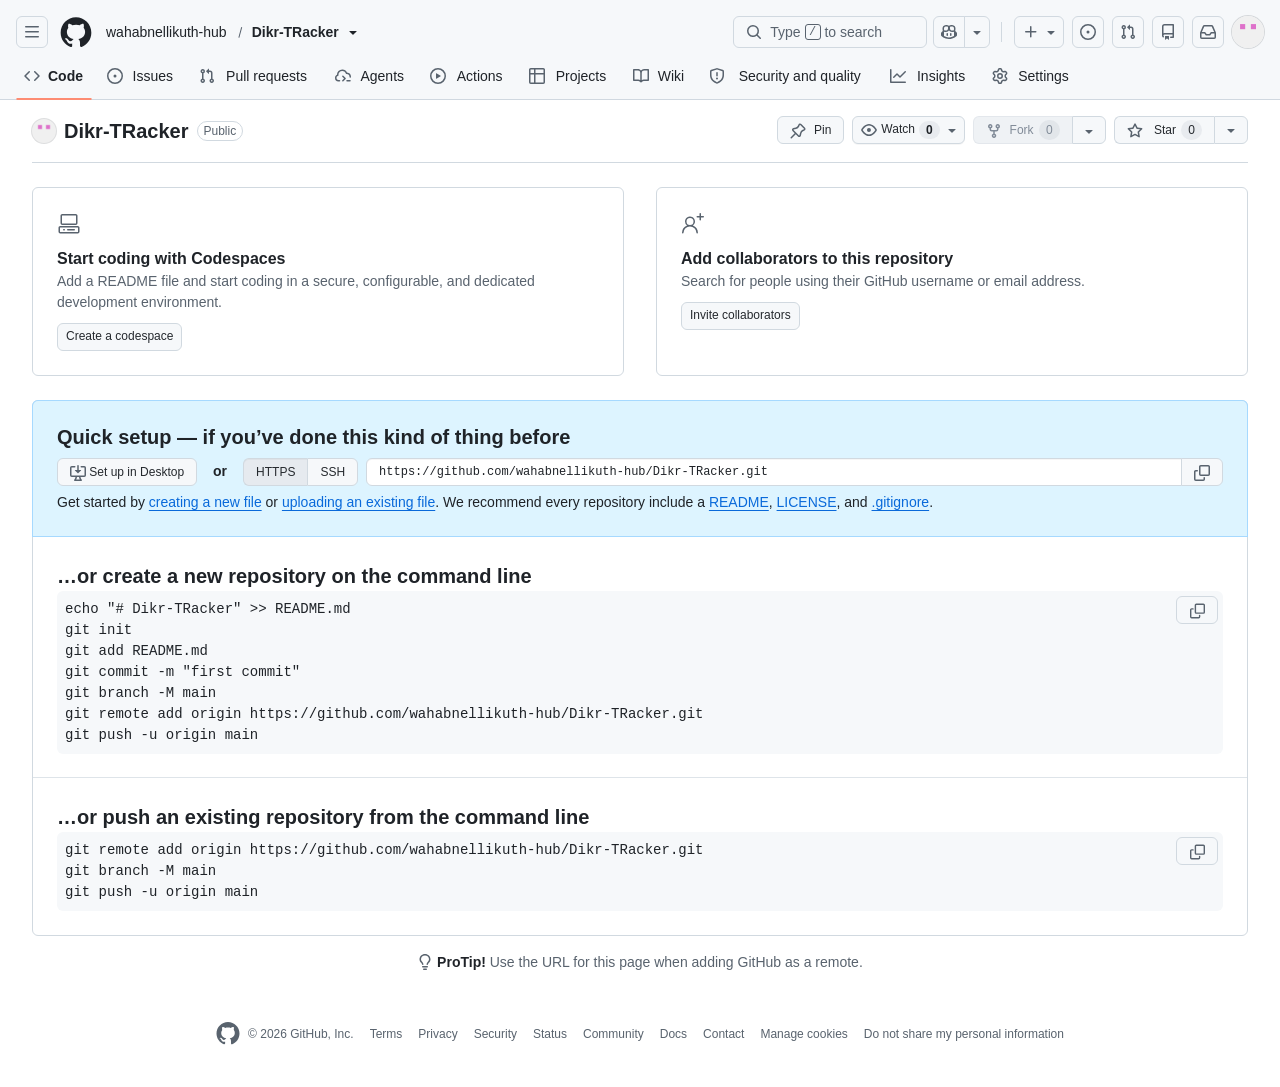
<file: d; wahabnellikuth-hub_Dikr-TRacker.html>
<!DOCTYPE html>
<!-- saved from url=(0050)https://github.com/wahabnellikuth-hub/Dikr-TRacker -->
<html lang="en" data-color-mode="auto" data-light-theme="light" data-dark-theme="dark" data-a11y-animated-images="system" data-a11y-link-underlines="true" data-turbo-loaded="" class="js-focus-visible" data-js-focus-visible=""><head><meta http-equiv="Content-Type" content="text/html; charset=UTF-8"><style type="text/css">.turbo-progress-bar {
  position: fixed;
  display: block;
  top: 0;
  left: 0;
  height: 3px;
  background: #0076ff;
  z-index: 2147483647;
  transition:
    width 300ms ease-out,
    opacity 150ms 150ms ease-in;
  transform: translate3d(0, 0, 0);
}
</style><style>
:root {
  --fontStack-monospace: "Monaspace Neon", ui-monospace, SFMono-Regular, SF Mono, Menlo, Consolas, Liberation Mono, monospace !important;
}
</style>




  
    
  <link rel="dns-prefetch" href="https://github.githubassets.com/">
  <link rel="dns-prefetch" href="https://avatars.githubusercontent.com/">
  <link rel="dns-prefetch" href="https://github-cloud.s3.amazonaws.com/">
  <link rel="dns-prefetch" href="https://user-images.githubusercontent.com/">
  <link rel="preconnect" href="https://github.githubassets.com/" crossorigin="">
  <link rel="preconnect" href="https://avatars.githubusercontent.com/">

  

  <link crossorigin="anonymous" media="all" rel="stylesheet" href="./wahabnellikuth-hub_Dikr-TRacker_files/light-4fded0090af0ad58.css"><link crossorigin="anonymous" media="all" rel="stylesheet" href="./wahabnellikuth-hub_Dikr-TRacker_files/dark-06381ff23d863842.css"><link data-color-theme="light_high_contrast" crossorigin="anonymous" media="all" rel="stylesheet" data-href="https://github.githubassets.com/assets/light_high_contrast-cf8e26bc17e62ebc.css"><link data-color-theme="light_colorblind" crossorigin="anonymous" media="all" rel="stylesheet" data-href="https://github.githubassets.com/assets/light_colorblind-3a437477a570cc40.css"><link data-color-theme="light_colorblind_high_contrast" crossorigin="anonymous" media="all" rel="stylesheet" data-href="https://github.githubassets.com/assets/light_colorblind_high_contrast-39b6c209db5491c9.css"><link data-color-theme="light_tritanopia" crossorigin="anonymous" media="all" rel="stylesheet" data-href="https://github.githubassets.com/assets/light_tritanopia-3822234d6c03b00b.css"><link data-color-theme="light_tritanopia_high_contrast" crossorigin="anonymous" media="all" rel="stylesheet" data-href="https://github.githubassets.com/assets/light_tritanopia_high_contrast-33857254a8064bf7.css"><link data-color-theme="dark_high_contrast" crossorigin="anonymous" media="all" rel="stylesheet" data-href="https://github.githubassets.com/assets/dark_high_contrast-9023e6605402defb.css"><link data-color-theme="dark_colorblind" crossorigin="anonymous" media="all" rel="stylesheet" data-href="https://github.githubassets.com/assets/dark_colorblind-37023bf69d8e0e34.css"><link data-color-theme="dark_colorblind_high_contrast" crossorigin="anonymous" media="all" rel="stylesheet" data-href="https://github.githubassets.com/assets/dark_colorblind_high_contrast-486bd43e01a2c0ec.css"><link data-color-theme="dark_tritanopia" crossorigin="anonymous" media="all" rel="stylesheet" data-href="https://github.githubassets.com/assets/dark_tritanopia-838ba2a5070c5b09.css"><link data-color-theme="dark_tritanopia_high_contrast" crossorigin="anonymous" media="all" rel="stylesheet" data-href="https://github.githubassets.com/assets/dark_tritanopia_high_contrast-2aa7245dc545d61f.css"><link data-color-theme="dark_dimmed" crossorigin="anonymous" media="all" rel="stylesheet" data-href="https://github.githubassets.com/assets/dark_dimmed-29ef2eb185e7de1c.css"><link data-color-theme="dark_dimmed_high_contrast" crossorigin="anonymous" media="all" rel="stylesheet" data-href="https://github.githubassets.com/assets/dark_dimmed_high_contrast-8eed6b212f10f1b9.css">

  <style type="text/css">
    :root {
      --tab-size-preference: 4;
    }

    pre, code {
      tab-size: var(--tab-size-preference);
    }
  </style>

    <link crossorigin="anonymous" media="all" rel="stylesheet" href="./wahabnellikuth-hub_Dikr-TRacker_files/primer-primitives-b39ad27f3538ace3.css">
    <link crossorigin="anonymous" media="all" rel="stylesheet" href="./wahabnellikuth-hub_Dikr-TRacker_files/primer-tailwind-compatible-922f4e76aead6d80.css">
    <link crossorigin="anonymous" media="all" rel="stylesheet" href="./wahabnellikuth-hub_Dikr-TRacker_files/global-c8ad20cf2f761ea6.css">
    <link crossorigin="anonymous" media="all" rel="stylesheet" href="./wahabnellikuth-hub_Dikr-TRacker_files/github-eab9c5888b163e42.css">
    <link crossorigin="anonymous" media="all" rel="stylesheet" href="./wahabnellikuth-hub_Dikr-TRacker_files/tailwind-ee832f465450400b.css">
  <link crossorigin="anonymous" media="all" rel="stylesheet" href="./wahabnellikuth-hub_Dikr-TRacker_files/repository-5c3491d57145b94f.css">

  

  <script type="application/json" id="client-env">{"locale":"en","featureFlags":["actions_custom_images_storage_billing_ui_visibility","actions_enable_background_steps","actions_image_version_event","actions_workflow_language_service_allow_case_function","actions_workflow_language_service_allow_concurrency_queue","agent_author_search_expansion","agent_author_search_expansion_ui_pulls","agent_conflict_resolution","alternate_user_config_repo","artifact_ui_v2","billing_billable_licenses_cost_center_bucket_fix","billing_discount_threshold_notification","billing_ui_budget_pagination_enabled","billing_user_level_budgets","billing_user_level_budgets_manage","ccr_implement_suggestion_refresh","code_scanning_dfa_degraded_experience_notice","code_view_checks_live_updates","code_view_raf_sticky_lines","codemirror_inp_optimizations","codespaces_prebuild_region_target_update","codeview_sidebar_combined_payload","coding_agent_model_selection","coding_agent_model_selection_all_skus","coding_agent_session_ai_credits","coding_agent_third_party_model_ui","comment_viewer_copy_raw_markdown","contentful_primer_code_blocks","copilot_agent_snippy","copilot_api_agentic_issue_marshal_yaml","copilot_ask_mode_dropdown","copilot_automation_suggest_tools_enabled","copilot_automations_suggested_automations","copilot_chat_attach_multiple_images","copilot_chat_auto_mode_picker_paid","copilot_chat_category_rate_limit_messages","copilot_chat_clear_model_selection_for_default_change","copilot_chat_contextual_suggestions_updated","copilot_chat_disable_model_picker_while_streaming","copilot_chat_docked_panel","copilot_chat_enable_tool_call_logs","copilot_chat_increase_token_padding","copilot_chat_input_commands","copilot_chat_interspersed_tool_calls","copilot_chat_max_upsell","copilot_chat_models_browser_cache","copilot_chat_opening_thread_switch","copilot_chat_prettify_pasted_code","copilot_chat_reduce_quota_checks","copilot_chat_vision_in_claude","copilot_chat_vision_preview_gate","copilot_cli_install_cta_max_plan","copilot_cloud_agent_always_categorize_models_in_model_picker","copilot_coding_agent_tbb_quota_banner","copilot_custom_copilots","copilot_custom_copilots_feature_preview","copilot_diff_explain_conversation_intent","copilot_diff_reference_context","copilot_duplicate_thread","copilot_extensions_removal_on_marketplace","copilot_file_block_ref_matching","copilot_fix_blank_side_panel","copilot_fix_failed_workflows","copilot_fix_failed_workflows_all_skus","copilot_ftp_hyperspace_upgrade_prompt","copilot_hide_hovercard","copilot_immersive_code_block_transition_wrap","copilot_immersive_embedded_deferred_payload","copilot_immersive_embedded_draggable","copilot_immersive_embedded_header_button","copilot_immersive_embedded_implicit_references","copilot_immersive_embedded_skip_copilot_api_token_for_dotcom_context","copilot_immersive_file_block_transition_open","copilot_immersive_file_preview_keep_mounted","copilot_immersive_hide_column_right_without_thread","copilot_immersive_job_result_preview","copilot_immersive_suggestion_pills","copilot_immersive_task_hyperlinking","copilot_immersive_task_within_chat_thread","copilot_issue_list_show_more","copilot_mc_cli_resume_any_users_task","copilot_mc_nudges","copilot_mission_control_agent_filtering","copilot_mission_control_always_send_integration_id","copilot_mission_control_environment_list_icons","copilot_mission_control_initial_data_spinner","copilot_mission_control_sandbox_remote_bypass","copilot_mission_control_session_events_ui","copilot_mission_control_session_filters","copilot_mission_control_task_alive_updates","copilot_mission_control_task_sharing","copilot_org_policy_page_focus_mode","copilot_plans_signups_enabled","copilot_pr_chat_enhancements","copilot_premium_request_quotas","copilot_quota_banner_pr_files_changed","copilot_redirect_header_button_to_agents","copilot_resource_panel","copilot_scroll_preview_tabs","copilot_share_active_subthread","copilot_spaces_ga","copilot_spaces_individual_policies_ga","copilot_spark_empty_state","copilot_spark_handle_nil_friendly_name","copilot_swe_agent_authorization_status_ui","copilot_swe_agent_hide_model_picker_if_only_auto","copilot_swe_agent_pr_comment_model_picker","copilot_swe_agent_pull_request_merged_trigger","copilot_swe_agent_pull_request_opened_trigger","copilot_swe_agent_pull_request_synchronize_trigger","copilot_swe_agent_use_subagents","copilot_task_api_github_rest_style","copilot_token_based_billing","copilot_unconfigured_is_inherited","copilot_user_can_upgrade_plan_field","copilot_workbench_ubb","custom_properties_core_reusable_property_value_field","dashboard_indexeddb_caching","dashboard_lists_max_age_filter","dashboard_surface_needs_action_ci_running","dashboard_universe_2025","dashboard_universe_2025_feedback_dialog","fgpat_permissions_selector_redesign","flex_cta_groups_mvp","ga_enterprise_teams_ui","global_nav_react","global_nav_repo_picker_experiment","global_nav_responsive_create_menu","hide_groups_list_for_few_groups","hyperspace_2025_logged_out_batch_1","hyperspace_2025_logged_out_batch_2","hyperspace_2025_logged_out_batch_3","ipm_budget_deep_linking","ipm_global_transactional_message_agents","ipm_global_transactional_message_copilot","ipm_global_transactional_message_issues","ipm_global_transactional_message_prs","ipm_global_transactional_message_repos","ipm_global_transactional_message_spaces","issue_cca_modal_open","issue_cca_multi_assign_modal","issue_cca_visualization","issue_fields_global_search","issue_inline_avatars","issue_pinned_views_index_page","issue_pinned_views_preheat_sidebar_links","issue_pinned_views_projects_react","issues_expanded_file_types","issues_lazy_load_comment_box_suggestions","issues_react_chrome_container_query_fix","issues_react_include_bots_in_pickers","issues_react_ui_feedback","issues_search_type_gql","landing_pages_ninetailed","landing_pages_web_vitals_tracking","lifecycle_label_name_updates","low_quality_classifier","marketing_pages_search_explore_provider","memex_default_issue_create_repository","memex_live_update_hovercard","memex_mwl_filter_field_delimiter","memex_remove_deprecated_type_issue","memex_roadmap_drag_style","merge_status_header_feedback","oauth_authorize_clickjacking_protection","octocaptcha_origin_optimization","pr_sfv_new_diff_fetch","primer_react_css_anchor_positioning","prs_css_anchor_positioning","prs_live_updates_issue_comments","prs_load_all_alerts","prx_files","pull_request_commit_checks_dialog","pull_request_files_virtualization","pull_request_inbox_customize_sections","pull_request_inbox_section_query_popover","pull_request_overview_panel_edit_description","react_blob_isolate_code_lines","react_blob_overlay","react_data_router_tanstack_allowed","react_sandbox_future_tanstack","repos_contributors_limited_default_range","repository_suggester_elastic_search","rules_insights_filter_bar_created","rules_required_reviewers_block_description","sample_network_conn_type","secret_scanning_pattern_alerts_link","security_center_artifact_filters_popover","semantic_similarity_duplicate_issue_detection","session_logs_ungroup_reasoning_text","site_github_app_ga_page","site_global_nav_spark_models_removed","spark_prompt_secret_scanning","spark_server_connection_status","suppress_automated_browser_vitals","team_review_requested_by_user_filter","track_notifications_settings_usage","viewscreen_sandbox","warn_inaccessible_attachments","webp_support","workbench_store_readonly"],"login":"wahabnellikuth-hub","copilotApiOverrideUrl":"https://api.individual.githubcopilot.com"}</script>
<script crossorigin="anonymous" type="module" src="./wahabnellikuth-hub_Dikr-TRacker_files/wp-runtime-39cbaa212ce0dd58.js.download" defer="defer"></script>
<script crossorigin="anonymous" type="module" src="./wahabnellikuth-hub_Dikr-TRacker_files/fetch-utilities-9ee17519ce9e3c2d.js.download" defer="defer"></script>
<script crossorigin="anonymous" type="module" src="./wahabnellikuth-hub_Dikr-TRacker_files/78205-3a6ea5cfe3fb27f2.js.download" defer="defer"></script>
<script crossorigin="anonymous" type="module" src="./wahabnellikuth-hub_Dikr-TRacker_files/85924-f1da419719ff9817.js.download" defer="defer"></script>
<script crossorigin="anonymous" type="module" src="./wahabnellikuth-hub_Dikr-TRacker_files/34646-9d0d3ae369dd4dc9.js.download" defer="defer"></script>
<script crossorigin="anonymous" type="module" src="./wahabnellikuth-hub_Dikr-TRacker_files/environment-84f18c48c0047c1d.js.download" defer="defer"></script>
<script crossorigin="anonymous" type="module" src="./wahabnellikuth-hub_Dikr-TRacker_files/runtime-helpers-1dea47d70a855c49.js.download" defer="defer"></script>
<script crossorigin="anonymous" type="module" src="./wahabnellikuth-hub_Dikr-TRacker_files/296-a6802cc4838f56c7.js.download" defer="defer"></script>
<script crossorigin="anonymous" type="module" src="./wahabnellikuth-hub_Dikr-TRacker_files/96232-cd0338265f60ea3c.js.download" defer="defer"></script>
<script crossorigin="anonymous" type="module" src="./wahabnellikuth-hub_Dikr-TRacker_files/57131-5bc8eba5c8fc646b.js.download" defer="defer"></script>
<script crossorigin="anonymous" type="module" src="./wahabnellikuth-hub_Dikr-TRacker_files/816-774d14a8cd9b309c.js.download" defer="defer"></script>
<script crossorigin="anonymous" type="module" src="./wahabnellikuth-hub_Dikr-TRacker_files/37037-6984c88de5bfa6ee.js.download" defer="defer"></script>
<script crossorigin="anonymous" type="module" src="./wahabnellikuth-hub_Dikr-TRacker_files/81683-7fb5e5fde80fac9b.js.download" defer="defer"></script>
<script crossorigin="anonymous" type="module" src="./wahabnellikuth-hub_Dikr-TRacker_files/64458-8ba18065e4acf029.js.download" defer="defer"></script>
<script crossorigin="anonymous" type="module" src="./wahabnellikuth-hub_Dikr-TRacker_files/46740-2ad47934ee602ae7.js.download" defer="defer"></script>
<script crossorigin="anonymous" type="module" src="./wahabnellikuth-hub_Dikr-TRacker_files/30058-b1ba959ed9338250.js.download" defer="defer"></script>
<script crossorigin="anonymous" type="module" src="./wahabnellikuth-hub_Dikr-TRacker_files/github-elements-154663ce355fbdf3.js.download" defer="defer"></script>
<script crossorigin="anonymous" type="module" src="./wahabnellikuth-hub_Dikr-TRacker_files/element-registry-90fc705947fb87fb.js.download" defer="defer"></script>
<script crossorigin="anonymous" type="module" src="./wahabnellikuth-hub_Dikr-TRacker_files/react-core-26a9f922efcc46a6.js.download" defer="defer"></script>
<script crossorigin="anonymous" type="module" src="./wahabnellikuth-hub_Dikr-TRacker_files/react-lib-84a0f3ff745a6c51.js.download" defer="defer"></script>
<script crossorigin="anonymous" type="module" src="./wahabnellikuth-hub_Dikr-TRacker_files/63143-9834767acbea50f3.js.download" defer="defer"></script>
<script crossorigin="anonymous" type="module" src="./wahabnellikuth-hub_Dikr-TRacker_files/79039-2fc69f86776b329f.js.download" defer="defer"></script>
<script crossorigin="anonymous" type="module" src="./wahabnellikuth-hub_Dikr-TRacker_files/88475-2de66b4993b12d53.js.download" defer="defer"></script>
<script crossorigin="anonymous" type="module" src="./wahabnellikuth-hub_Dikr-TRacker_files/2887-998ebe08466c5cd8.js.download" defer="defer"></script>
<script crossorigin="anonymous" type="module" src="./wahabnellikuth-hub_Dikr-TRacker_files/26533-dfc05901dc9c505a.js.download" defer="defer"></script>
<script crossorigin="anonymous" type="module" src="./wahabnellikuth-hub_Dikr-TRacker_files/46477-f95fdfc496e9b0a7.js.download" defer="defer"></script>
<script crossorigin="anonymous" type="module" src="./wahabnellikuth-hub_Dikr-TRacker_files/70507-70c508b0411e7274.js.download" defer="defer"></script>
<script crossorigin="anonymous" type="module" src="./wahabnellikuth-hub_Dikr-TRacker_files/53320-3f507f98e028dd42.js.download" defer="defer"></script>
<script crossorigin="anonymous" type="module" src="./wahabnellikuth-hub_Dikr-TRacker_files/46287-849123d74be1c4ab.js.download" defer="defer"></script>
<script crossorigin="anonymous" type="module" src="./wahabnellikuth-hub_Dikr-TRacker_files/23548-e3a36b10c16d384a.js.download" defer="defer"></script>
<script crossorigin="anonymous" type="module" src="./wahabnellikuth-hub_Dikr-TRacker_files/89627-ba5b3cb882e1ebde.js.download" defer="defer"></script>
<script crossorigin="anonymous" type="module" src="./wahabnellikuth-hub_Dikr-TRacker_files/55682-153e8edc1a4a674f.js.download" defer="defer"></script>
<script crossorigin="anonymous" type="module" src="./wahabnellikuth-hub_Dikr-TRacker_files/49029-cc0e3b68f08333e5.js.download" defer="defer"></script>
<script crossorigin="anonymous" type="module" src="./wahabnellikuth-hub_Dikr-TRacker_files/99328-f289ba5ff17bd302.js.download" defer="defer"></script>
<script crossorigin="anonymous" type="module" src="./wahabnellikuth-hub_Dikr-TRacker_files/behaviors-bee02b588dea3d6f.js.download" defer="defer"></script>
<link crossorigin="anonymous" media="all" rel="stylesheet" href="./wahabnellikuth-hub_Dikr-TRacker_files/react-core.24d94619387b37fa.module.css">
<script crossorigin="anonymous" type="module" src="./wahabnellikuth-hub_Dikr-TRacker_files/61272-70a9b1d064908221.js.download" defer="defer"></script>
<script crossorigin="anonymous" type="module" src="./wahabnellikuth-hub_Dikr-TRacker_files/notifications-global-6ad97c0f0c98db4a.js.download" defer="defer"></script>
  
  <script crossorigin="anonymous" type="module" src="./wahabnellikuth-hub_Dikr-TRacker_files/primer-react-b0550010f97c1c9d.js.download" defer="defer"></script>
<script crossorigin="anonymous" type="module" src="./wahabnellikuth-hub_Dikr-TRacker_files/octicons-react-ad81b26f4cfaa5de.js.download" defer="defer"></script>
<script crossorigin="anonymous" type="module" src="./wahabnellikuth-hub_Dikr-TRacker_files/97458-23c84353633f2974.js.download" defer="defer"></script>
<script crossorigin="anonymous" type="module" src="./wahabnellikuth-hub_Dikr-TRacker_files/68751-8ae833d61fa1dcf8.js.download" defer="defer"></script>
<script crossorigin="anonymous" type="module" src="./wahabnellikuth-hub_Dikr-TRacker_files/68033-500b5d6f61c85148.js.download" defer="defer"></script>
<script crossorigin="anonymous" type="module" src="./wahabnellikuth-hub_Dikr-TRacker_files/437-f369302b5a30316b.js.download" defer="defer"></script>
<script crossorigin="anonymous" type="module" src="./wahabnellikuth-hub_Dikr-TRacker_files/41328-c0eb6926392c50ed.js.download" defer="defer"></script>
<script crossorigin="anonymous" type="module" src="./wahabnellikuth-hub_Dikr-TRacker_files/64039-d8508104b37e1477.js.download" defer="defer"></script>
<script crossorigin="anonymous" type="module" src="./wahabnellikuth-hub_Dikr-TRacker_files/68735-e704d1c0804bc761.js.download" defer="defer"></script>
<script crossorigin="anonymous" type="module" src="./wahabnellikuth-hub_Dikr-TRacker_files/83912-9dfa545305f2d3cf.js.download" defer="defer"></script>
<script crossorigin="anonymous" type="module" src="./wahabnellikuth-hub_Dikr-TRacker_files/68469-1d696a6971097c86.js.download" defer="defer"></script>
<script crossorigin="anonymous" type="module" src="./wahabnellikuth-hub_Dikr-TRacker_files/33684-a1d3e95a2a1a1b28.js.download" defer="defer"></script>
<script crossorigin="anonymous" type="module" src="./wahabnellikuth-hub_Dikr-TRacker_files/53275-7cbd565b4a745e75.js.download" defer="defer"></script>
<script crossorigin="anonymous" type="module" src="./wahabnellikuth-hub_Dikr-TRacker_files/98451-9789c2684fee9e8f.js.download" defer="defer"></script>
<script crossorigin="anonymous" type="module" src="./wahabnellikuth-hub_Dikr-TRacker_files/6611-57bd13b62232be13.js.download" defer="defer"></script>
<script crossorigin="anonymous" type="module" src="./wahabnellikuth-hub_Dikr-TRacker_files/notifications-subscriptions-menu-e798f6b387b563dc.js.download" defer="defer"></script>
<link crossorigin="anonymous" media="all" rel="stylesheet" href="./wahabnellikuth-hub_Dikr-TRacker_files/primer-react-css.d18392e72f73b5a6.module.css">
<link crossorigin="anonymous" media="all" rel="stylesheet" href="./wahabnellikuth-hub_Dikr-TRacker_files/notifications-subscriptions-menu.ac23cb3a003c7d78.module.css">


  <title>wahabnellikuth-hub/Dikr-TRacker</title>



  <meta name="route-pattern" content="/:user_id/:repository" data-turbo-transient="">
  <meta name="route-controller" content="files" data-turbo-transient="">
  <meta name="route-action" content="disambiguate" data-turbo-transient="">
  <meta name="fetch-nonce" content="v2:38b26dcd-84d5-5de9-a474-0745ce90b637">

    
  <meta name="current-catalog-service-hash" content="f3abb0cc802f3d7b95fc8762b94bdcb13bf39634c40c357301c4aa1d67a256fb">


  <meta name="request-id" content="7E98:370AE:108AEBC:125FDEE:6A3D17AC" data-turbo-transient="true"><meta name="html-safe-nonce" content="7be30a939ac95460b7ed524340e93542dc2a97143fdc1389e12c3aa14438480d" data-turbo-transient="true"><meta name="visitor-payload" content="[base64]" data-turbo-transient="true"><meta name="visitor-hmac" content="ae6960f1a8b8cc7768126872723a781ecb6dcdcc1b06a623a9359a148d21a8b8" data-turbo-transient="true">


    <meta name="hovercard-subject-tag" content="repository:1279983939" data-turbo-transient="">


  <meta name="github-keyboard-shortcuts" content="repository,copilot" data-turbo-transient="true">
  

  <meta name="selected-link" value="/wahabnellikuth-hub/Dikr-TRacker" data-turbo-transient="">
  <link rel="assets" href="https://github.githubassets.com/">

    <meta name="google-site-verification" content="Apib7-x98H0j5cPqHWwSMm6dNU4GmODRoqxLiDzdx9I">

<meta name="octolytics-url" content="https://collector.github.com/github/collect"><meta name="octolytics-actor-id" content="296792538"><meta name="octolytics-actor-login" content="wahabnellikuth-hub"><meta name="octolytics-actor-hash" content="42832f56f7e580ae36f21a548992753fb21f6befdb4c500daa35c8e3b7312d4c">





  <meta name="analytics-location" content="/&lt;user-name&gt;/&lt;repo-name&gt;/files/disambiguate" data-turbo-transient="true">

  




    <meta name="user-login" content="wahabnellikuth-hub">

  <link rel="sudo-modal" href="https://github.com/sessions/sudo_modal">

    <meta name="viewport" content="width=device-width">

    

      <meta name="description" content="Contribute to wahabnellikuth-hub/Dikr-TRacker development by creating an account on GitHub.">

      <link rel="search" type="application/opensearchdescription+xml" href="https://github.com/opensearch.xml" title="GitHub">

    <link rel="fluid-icon" href="https://github.com/fluidicon.png" title="GitHub">
    <meta property="fb:app_id" content="1401488693436528">
    <meta name="apple-itunes-app" content="app-id=1477376905, app-argument=https://github.com/wahabnellikuth-hub/Dikr-TRacker">

      <meta name="twitter:image" content="https://opengraph.githubassets.com/298b903ca10160393503ea7689b79359d8ebd73ee3346cba6bcb924d9a171a9d/wahabnellikuth-hub/Dikr-TRacker"><meta name="twitter:site" content="@github"><meta name="twitter:card" content="summary_large_image"><meta name="twitter:title" content="wahabnellikuth-hub/Dikr-TRacker"><meta name="twitter:description" content="Contribute to wahabnellikuth-hub/Dikr-TRacker development by creating an account on GitHub.">
  <meta property="og:image" content="https://opengraph.githubassets.com/298b903ca10160393503ea7689b79359d8ebd73ee3346cba6bcb924d9a171a9d/wahabnellikuth-hub/Dikr-TRacker"><meta property="og:image:alt" content="Contribute to wahabnellikuth-hub/Dikr-TRacker development by creating an account on GitHub."><meta property="og:image:width" content="1200"><meta property="og:image:height" content="600"><meta property="og:site_name" content="GitHub"><meta property="og:type" content="object"><meta property="og:title" content="wahabnellikuth-hub/Dikr-TRacker"><meta property="og:url" content="https://github.com/wahabnellikuth-hub/Dikr-TRacker"><meta property="og:description" content="Contribute to wahabnellikuth-hub/Dikr-TRacker development by creating an account on GitHub.">
  


      <link rel="shared-web-socket" href="wss://alive.github.com/_sockets/u/296792538/ws?session=eyJ2IjoiVjMiLCJ1IjoyOTY3OTI1MzgsInMiOjIxNjMxMzU0NjYsImMiOjcwNDM0NzkyNCwidCI6MTc4MjM4ODY1M30=--4c522140f85a3ea837f7f29b0b31e536af395360351a859c5d8e5c1c64d58626" data-refresh-url="/_alive" data-session-id="4aaf0723df2635dfbd77f8caf3408f7fe716e6221460d89191814f927ab06747">
      <link rel="shared-web-socket-src" href="https://github.com/assets-cdn/worker/socket-worker-310827049a9185cc.js">

      <link rel="service-worker-src" href="https://github.com/assets-cdn/worker/service-worker-c24bdf59787a5284.js?current_user=wahabnellikuth-hub&amp;errors_url=https%3A%2F%2Fapi.github.com%2F_private%2Fbrowser%2Ferrors&amp;release=afa162b6db3c70981a94a5ff4c0b0861620e719c&amp;actor_id=296792538&amp;is_staff=false&amp;analytics_collector_url=https%3A%2F%2Fcollector.github.com%2Fgithub%2Fcollect">

      <meta name="hostname" content="github.com">


      <meta name="keyboard-shortcuts-preference" content="all">
      <meta name="hovercards-preference" content="true">
      <meta name="announcement-preference-hovercard" content="true">

        <meta name="expected-hostname" content="github.com">


  <meta http-equiv="x-pjax-version" content="a41cfa56bae43395a55d4a373f1421283ddbbfb77ed6e75691b0d9a8aef19a7e" data-turbo-track="reload">
  <meta http-equiv="x-pjax-csp-version" content="cb4cffb7c023f774818cf728eb860debf1fc8ecf88a20487b238da276df1eb7d" data-turbo-track="reload">
  <meta http-equiv="x-pjax-css-version" content="808edb1ece93658d19fa6963a240252ba9f7110d9b016e741ac41bc93bb99130" data-turbo-track="reload">
  <meta http-equiv="x-pjax-js-version" content="7fba3ccf0b6790e5f5121029a7a03d34250883a0ef8e8ff1fa6292c560701df1" data-turbo-track="reload">

  <meta name="turbo-cache-control" content="no-preview" data-turbo-transient="">

      <meta name="go-import" content="github.com/wahabnellikuth-hub/Dikr-TRacker git https://github.com/wahabnellikuth-hub/Dikr-TRacker.git">

  <meta name="octolytics-dimension-user_id" content="296792538"><meta name="octolytics-dimension-user_login" content="wahabnellikuth-hub"><meta name="octolytics-dimension-repository_id" content="1279983939"><meta name="octolytics-dimension-repository_nwo" content="wahabnellikuth-hub/Dikr-TRacker"><meta name="octolytics-dimension-repository_public" content="true"><meta name="octolytics-dimension-repository_is_fork" content="false"><meta name="octolytics-dimension-repository_network_root_id" content="1279983939"><meta name="octolytics-dimension-repository_network_root_nwo" content="wahabnellikuth-hub/Dikr-TRacker">
  <meta name="current-repo-nwo" content="wahabnellikuth-hub/Dikr-TRacker">



    

    <meta name="turbo-body-classes" content="logged-in env-production page-responsive">
  <meta name="disable-turbo" content="false">


  <meta name="browser-stats-url" content="https://api.github.com/_private/browser/stats">

  <meta name="browser-errors-url" content="https://api.github.com/_private/browser/errors">

    <meta name="release" content="afa162b6db3c70981a94a5ff4c0b0861620e719c" data-turbo-track="reload">
  <meta name="ui-target" content="full">

  <link rel="mask-icon" href="https://github.githubassets.com/assets/pinned-octocat-093da3e6fa40.svg" color="#000000">
  <link rel="alternate icon" class="js-site-favicon" type="image/png" href="https://github.githubassets.com/favicons/favicon.png">
  <link rel="icon" class="js-site-favicon" type="image/svg+xml" href="https://github.githubassets.com/favicons/favicon.svg" data-base-href="https://github.githubassets.com/favicons/favicon">

<meta name="theme-color" content="#1e2327">
<meta name="color-scheme" content="light dark">

  <meta name="msapplication-TileImage" content="/windows-tile.png">
  <meta name="msapplication-TileColor" content="#ffffff">

  <link rel="manifest" href="https://github.com/manifest.json" crossorigin="use-credentials">

  <link rel="stylesheet" type="text/css" href="./wahabnellikuth-hub_Dikr-TRacker_files/81758.fdaf9f6daf87dafe.module.css" crossorigin="anonymous"><link rel="stylesheet" type="text/css" href="./wahabnellikuth-hub_Dikr-TRacker_files/38963.8add87f5d74d588c.module.css" crossorigin="anonymous"><style id="ms-consent-banner-main-styles">.w8hcgFksdo30C8w-bygqu{color:#000}.ydkKdaztSS0AeHWIeIHsQ a{color:#0067B8}.erL690_8JwUW-R4bJRcfl{background-color:#EBEBEB;border:none;color:#000}.erL690_8JwUW-R4bJRcfl:enabled:hover{color:#000;background-color:#DBDBDB;box-shadow:0px 4px 10px rgba(0,0,0,0.25);border:none}.erL690_8JwUW-R4bJRcfl:enabled:focus{background-color:#DBDBDB;box-shadow:0px 4px 10px rgba(0,0,0,0.25);border:2px solid #000}.erL690_8JwUW-R4bJRcfl:disabled{opacity:1;color:rgba(0,0,0,0.2);background-color:rgba(0,0,0,0.2);border:none}._1zNQOqxpBFSokeCLGi_hGr{border:none;background-color:#0067B8;color:#fff}._1zNQOqxpBFSokeCLGi_hGr:enabled:hover{color:#fff;background-color:#0067B8;box-shadow:0px 4px 10px rgba(0,0,0,0.25);border:none}._1zNQOqxpBFSokeCLGi_hGr:enabled:focus{background-color:#0067B8;box-shadow:0px 4px 10px rgba(0,0,0,0.25);border:2px solid #000}._1zNQOqxpBFSokeCLGi_hGr:disabled{opacity:1;color:rgba(0,0,0,0.2);background-color:rgba(0,120,215,0.2);border:none}._23tra1HsiiP6cT-Cka-ycB{position:relative;display:flex;z-index:9999;width:100%;background-color:#F2F2F2;justify-content:space-between;text-align:left}div[dir="rtl"]._23tra1HsiiP6cT-Cka-ycB{text-align:right}._1Upc2NjY8AlDn177YoVj0y{margin:0;padding-left:5%;padding-top:8px;padding-bottom:8px}div[dir="rtl"] ._1Upc2NjY8AlDn177YoVj0y{margin:0;padding:8px 5% 8px 0;float:none}._23tra1HsiiP6cT-Cka-ycB svg{fill:none;max-width:none;max-height:none}._1V_hlU-7jdtPiooHMu89BB{display:table-cell;padding:12px;width:24px;height:24px;font-family:Segoe UI, SegoeUI, Arial, sans-serif;font-style:normal;font-weight:normal;font-size:24px;line-height:0}.f6QKJD7fhSbnJLarTL-W-{display:table-cell;vertical-align:middle;padding:0;font-family:Segoe UI, SegoeUI, Arial, sans-serif;font-style:normal;font-weight:normal;font-size:13px;line-height:16px}.f6QKJD7fhSbnJLarTL-W- a{text-decoration:underline}._2j0fmugLb1FgYz6KPuB91w{display:inline-block;margin-left:5%;margin-right:5%;min-width:40%;min-width:calc((150px + 3 * 4px) * 2 + 150px);min-width:-webkit-fit-content;min-width:-moz-fit-content;min-width:fit-content;align-self:center;position:relative}._1XuCi2WhiqeWRUVp3pnFG3{margin:4px;padding:5px;min-width:150px;min-height:36px;vertical-align:top;cursor:pointer;font-family:Segoe UI, SegoeUI, Arial, sans-serif;font-style:normal;font-weight:normal;font-size:15px;line-height:20px;text-align:center}._1XuCi2WhiqeWRUVp3pnFG3:focus{box-sizing:border-box}._1XuCi2WhiqeWRUVp3pnFG3:disabled{cursor:not-allowed}._2bvsb3ubApyZ0UGoQA9O9T{display:block;position:fixed;z-index:10000;top:0;left:0;width:100%;height:100%;background-color:rgba(255,255,255,0.6);overflow:auto;text-align:left}div[dir="rtl"]._2bvsb3ubApyZ0UGoQA9O9T{text-align:right}div[dir="rtl"] ._2bvsb3ubApyZ0UGoQA9O9T{left:auto;right:0}.AFsJE948muYyzCMktdzuk{position:relative;top:8%;margin-bottom:40px;margin-left:auto;margin-right:auto;box-sizing:border-box;width:640px;background-color:#fff;border:1px solid #0067B8}._3kWyBRbW_dgnMiEyx06Fu4{float:right;z-index:1;margin:2px;padding:12px;border:none;cursor:pointer;font-family:Segoe UI, SegoeUI, Arial, sans-serif;font-style:normal;font-weight:normal;font-size:13px;line-height:13px;display:flex;align-items:center;text-align:center;color:#666;background-color:#fff}div[dir="rtl"] ._3kWyBRbW_dgnMiEyx06Fu4{margin:2px;padding:12px;float:left}.uCYvKvHXrhjNgflv1VqdD{position:static;margin-top:36px;margin-left:36px;margin-right:36px}._17pX1m9O_W--iZbDt3Ta5r{margin-top:0;margin-bottom:12px;font-family:Segoe UI, SegoeUI, Arial, sans-serif;font-style:normal;font-weight:600;font-size:20px;line-height:24px;text-transform:none}._1kBkHQ1V1wu3kl-YcLgUr6{height:446px;overflow:auto}._20_nXDf6uFs9Q6wxRXG-I-{margin-top:0;font-family:Segoe UI, SegoeUI, Arial, sans-serif;font-style:normal;font-weight:normal;font-size:15px;line-height:20px}._20_nXDf6uFs9Q6wxRXG-I- a{text-decoration:underline}dl._2a0NH_GDQEQe5Ynfo7suVH{margin-top:36px;margin-bottom:0;padding:0;list-style:none;text-transform:none}dt._3j_LCPv7fyXv3A8FIXVwZ4{margin-top:20px;float:none;font-family:Segoe UI, SegoeUI, Arial, sans-serif;font-style:normal;font-weight:600;font-size:18px;line-height:24px;list-style:none}.k-vxTGFbdq1aOZB2HHpjh{margin:0;padding:0;border:none}._2Bucyy75c_ogoU1g-liB5R{margin:0;padding:0;border-bottom:none;font-family:Segoe UI, SegoeUI, Arial, sans-serif;font-style:normal;font-weight:600;font-size:18px;line-height:24px;text-transform:none}._63gwfzV8dclrsl2cfd90r{display:inline-block;margin-top:0;margin-bottom:13px;font-family:Segoe UI, SegoeUI, Arial, sans-serif;font-style:normal;font-weight:normal;font-size:15px;line-height:20px}._1l8wM_4mRYGz3Iu7l3BZR7{display:block}._2UE03QS02aZGkslegN_F-i{display:inline-block;position:relative;left:5px;margin-bottom:13px;margin-right:34px;padding:3px}div[dir="rtl"] ._2UE03QS02aZGkslegN_F-i{margin:0 0 13px 34px;padding:3px;float:none}div[dir="rtl"] ._2UE03QS02aZGkslegN_F-i{left:auto;right:5px}._23tra1HsiiP6cT-Cka-ycB *::before,._2bvsb3ubApyZ0UGoQA9O9T *::before,._23tra1HsiiP6cT-Cka-ycB *::after,._2bvsb3ubApyZ0UGoQA9O9T *::after{box-sizing:inherit}._1HSFn0HzGo6w4ADApV8-c4{outline:2px solid rgba(0,0,0,0.8)}input[type="radio"]._1dp8Vp5m3HwAqGx8qBmFV2{display:inline-block;position:relative;margin-top:0;margin-left:0;margin-right:0;height:0;width:0;border-radius:0;cursor:pointer;outline:none;box-sizing:border-box;-webkit-appearance:none;-moz-appearance:none;appearance:none}input[type="radio"]._1dp8Vp5m3HwAqGx8qBmFV2+label::before{display:block;position:absolute;top:5px;left:3px;height:19px;width:19px;content:"";border-radius:50%;border:1px solid #000;background-color:#fff}div[dir="rtl"] input[type="radio"]._1dp8Vp5m3HwAqGx8qBmFV2+label::before{left:auto;right:3px}input[type="radio"]._1dp8Vp5m3HwAqGx8qBmFV2:not(:disabled)+label:hover::before{border:1px solid #0067B8}input[type="radio"]._1dp8Vp5m3HwAqGx8qBmFV2:not(:disabled)+label:hover::after{display:block;position:absolute;top:10px;left:8px;height:9px;width:9px;content:"";border-radius:50%;background-color:rgba(0,0,0,0.8)}div[dir="rtl"] input[type="radio"]._1dp8Vp5m3HwAqGx8qBmFV2:not(:disabled)+label:hover::after{left:auto;right:8px}input[type="radio"]._1dp8Vp5m3HwAqGx8qBmFV2:not(:disabled)+label:focus::before{border:1px solid #0067B8}input[type="radio"]._1dp8Vp5m3HwAqGx8qBmFV2:not(:disabled)+label:focus::after{display:block;position:absolute;top:10px;left:8px;height:9px;width:9px;content:"";border-radius:50%;background-color:#000}div[dir="rtl"] input[type="radio"]._1dp8Vp5m3HwAqGx8qBmFV2:not(:disabled)+label:focus::after{left:auto;right:8px}input[type="radio"]._1dp8Vp5m3HwAqGx8qBmFV2:checked+label::after{display:block;position:absolute;top:10px;left:8px;height:9px;width:9px;content:"";border-radius:50%;background-color:#000}div[dir="rtl"] input[type="radio"]._1dp8Vp5m3HwAqGx8qBmFV2:checked+label::after{left:auto;right:8px}input[type="radio"]._1dp8Vp5m3HwAqGx8qBmFV2:disabled+label{cursor:not-allowed}input[type="radio"]._1dp8Vp5m3HwAqGx8qBmFV2:disabled+label::before{border:1px solid rgba(0,0,0,0.2);background-color:rgba(0,0,0,0.2)}._3RJzeL3l9Rl_lAQEm6VwdX{display:block;position:static;float:right;margin-top:0;margin-bottom:0;margin-left:19px;margin-right:0;padding-top:0;padding-bottom:0;padding-left:8px;padding-right:0;width:80%;width:calc(100% - 19px);font-family:Segoe UI, SegoeUI, Arial, sans-serif;font-style:normal;font-weight:normal;font-size:15px;line-height:20px;text-transform:none;cursor:pointer;box-sizing:border-box}div[dir="rtl"] ._3RJzeL3l9Rl_lAQEm6VwdX{margin:0 19px 0 0;padding:0 8px 0 0;float:left}.nohp3sIG12ZBhzcMnPala{margin-top:20px;margin-bottom:48px}._2uhaEsmeotZ3P-M0AXo2kF{padding:0;width:278px;height:36px;cursor:pointer;font-family:Segoe UI, SegoeUI, Arial, sans-serif;font-style:normal;font-weight:normal;font-size:15px;line-height:20px;text-align:center}._2uhaEsmeotZ3P-M0AXo2kF:focus{box-sizing:border-box}._2uhaEsmeotZ3P-M0AXo2kF:disabled{cursor:not-allowed}._3tOu1FJ59c_xz_PmI1lKV5{float:right;padding:0;width:278px;height:36px;cursor:pointer;font-family:Segoe UI, SegoeUI, Arial, sans-serif;font-style:normal;font-weight:normal;font-size:15px;line-height:20px;text-align:center}._3tOu1FJ59c_xz_PmI1lKV5:focus{box-sizing:border-box}._3tOu1FJ59c_xz_PmI1lKV5:disabled{cursor:not-allowed}div[dir="rtl"] ._3tOu1FJ59c_xz_PmI1lKV5{margin:0;padding:0;float:left}@media only screen and (max-width: 768px){._2j0fmugLb1FgYz6KPuB91w,._1Upc2NjY8AlDn177YoVj0y{padding-top:8px;padding-bottom:12px;padding-left:3.75%;padding-right:3.75%;margin:0;width:92.5%}._23tra1HsiiP6cT-Cka-ycB{display:block}._1XuCi2WhiqeWRUVp3pnFG3{margin-bottom:8px;margin-left:0;margin-right:0;width:100%}._2bvsb3ubApyZ0UGoQA9O9T{overflow:hidden}.AFsJE948muYyzCMktdzuk{top:1.8%;width:93.33%;height:96.4%;overflow:hidden}.uCYvKvHXrhjNgflv1VqdD{margin-top:24px;margin-left:24px;margin-right:24px;height:100%}._1kBkHQ1V1wu3kl-YcLgUr6{height:62%;height:calc(100% - 188px);min-height:50%}._2uhaEsmeotZ3P-M0AXo2kF{width:100%}._3tOu1FJ59c_xz_PmI1lKV5{margin-bottom:12px;margin-left:0;width:100%}div[dir="rtl"] ._3tOu1FJ59c_xz_PmI1lKV5{margin:0 0 12px 0;padding:0;float:none}}@media only screen and (max-width: 768px) and (orientation: landscape), only screen and (max-height: 260px), only screen and (max-width: 340px){.AFsJE948muYyzCMktdzuk{overflow:auto}}@media only screen and (max-height: 260px), only screen and (max-width: 340px){._1XuCi2WhiqeWRUVp3pnFG3{min-width:0}._3kWyBRbW_dgnMiEyx06Fu4{padding:3%}.uCYvKvHXrhjNgflv1VqdD{margin-top:3%;margin-left:3%;margin-right:3%}._17pX1m9O_W--iZbDt3Ta5r{margin-bottom:3%}._1kBkHQ1V1wu3kl-YcLgUr6{height:calc(79% - 64px)}.nohp3sIG12ZBhzcMnPala{margin-top:5%;margin-bottom:10%}._3tOu1FJ59c_xz_PmI1lKV5{margin-bottom:3%}div[dir="rtl"] ._3tOu1FJ59c_xz_PmI1lKV5{margin:0 0 3% 0;padding:0;float:none}}
</style><style type="text/css" id="ms-consent-banner-theme-styles">._23tra1HsiiP6cT-Cka-ycB {
            background-color: #24292f !important;
        }.w8hcgFksdo30C8w-bygqu {
            color: #ffffff !important;
        }.ydkKdaztSS0AeHWIeIHsQ a {
            color: #d8b9ff !important;
        }._2bvsb3ubApyZ0UGoQA9O9T {
            background-color: rgba(23, 23, 23, 0.8) !important;
        }.AFsJE948muYyzCMktdzuk {
            background-color: #24292f !important;
            border: 1px solid #d8b9ff !important;
        }._3kWyBRbW_dgnMiEyx06Fu4 {
            color: #d8b9ff !important;
            background-color: #24292f !important;
        }._1zNQOqxpBFSokeCLGi_hGr {
            border: 1px solid #ffffff !important;
            background-color: #ffffff !important;
            color: #1f2328 !important;
        }._1zNQOqxpBFSokeCLGi_hGr:enabled:hover {
            color: #1f2328 !important;
            background-color: #d8b9ff !important;
            box-shadow: none !important;
            border: 1px solid transparent !important;
        }._1zNQOqxpBFSokeCLGi_hGr:enabled:focus {
            background-color: #d8b9ff !important;
            box-shadow: none !important;
            border: 2px solid #ffffff !important;
        }._1zNQOqxpBFSokeCLGi_hGr:disabled {
            opacity: 0.5 !important;
            color: #1f2328 !important;
            background-color: #ffffff !important;
            border: 1px solid transparent !important;
        }.erL690_8JwUW-R4bJRcfl {
            border: 1px solid #eaeef2 !important;
            background-color: #32383f !important;
            color: #ffffff !important;
        }.erL690_8JwUW-R4bJRcfl:enabled:hover {
            color: #ffffff !important;
            background-color: #24292f !important;
            box-shadow: none !important;
            border: 1px solid #ffffff !important;
        }.erL690_8JwUW-R4bJRcfl:enabled:focus {
            background-color: #24292f !important;
            box-shadow: none !important;
            border: 2px solid #6e7781 !important;
        }.erL690_8JwUW-R4bJRcfl:disabled {
            opacity: 0.5 !important;
            color: #ffffff !important;
            background-color: #424a53 !important;
            border: 1px solid #6e7781 !important;
        }input[type="radio"]._1dp8Vp5m3HwAqGx8qBmFV2 + label::before {
            border: 1px solid #d8b9ff !important;
            background-color: #24292f !important;
        }._1HSFn0HzGo6w4ADApV8-c4 {
            outline: 2px solid #ffffff !important;
        }input[type="radio"]._1dp8Vp5m3HwAqGx8qBmFV2:checked + label::after {
            background-color: #d8b9ff !important;
        }input[type="radio"]._1dp8Vp5m3HwAqGx8qBmFV2 + label:hover::before {
            border: 1px solid #ffffff !important;
        }input[type="radio"]._1dp8Vp5m3HwAqGx8qBmFV2 + label:hover::after {
            background-color: #ffffff !important;
        }input[type="radio"]._1dp8Vp5m3HwAqGx8qBmFV2 + label:focus::before {
            border: 1px solid #ffffff !important;
        }input[type="radio"]._1dp8Vp5m3HwAqGx8qBmFV2 + label:focus::after {
            background-color: #d8b9ff !important;
        }input[type="radio"]._1dp8Vp5m3HwAqGx8qBmFV2:disabled + label::before {
            border: 1px solid rgba(227, 227, 227, 0.2) !important;
            background-color: rgba(227, 227, 227, 0.2) !important;
        }</style><link rel="stylesheet" type="text/css" href="./wahabnellikuth-hub_Dikr-TRacker_files/99654.31687f3bf497d78a.module.css" crossorigin="anonymous"><link rel="stylesheet" type="text/css" href="./wahabnellikuth-hub_Dikr-TRacker_files/53839.b5227026e330c7b7.module.css" crossorigin="anonymous"><link rel="stylesheet" type="text/css" href="./wahabnellikuth-hub_Dikr-TRacker_files/5746.eed873cd50d6cbd4.module.css" crossorigin="anonymous"><link rel="stylesheet" type="text/css" href="./wahabnellikuth-hub_Dikr-TRacker_files/96037.ea882b6abd983f91.module.css" crossorigin="anonymous"><link rel="stylesheet" type="text/css" href="./wahabnellikuth-hub_Dikr-TRacker_files/7872.f5dd78edd836c21a.module.css" crossorigin="anonymous"><link rel="stylesheet" type="text/css" href="./wahabnellikuth-hub_Dikr-TRacker_files/55132.f81d7e5eaa749b9c.module.css" crossorigin="anonymous"><link rel="stylesheet" type="text/css" href="./wahabnellikuth-hub_Dikr-TRacker_files/60728.9f5177e5ef78b555.module.css" crossorigin="anonymous"><link rel="stylesheet" type="text/css" href="./wahabnellikuth-hub_Dikr-TRacker_files/78816.dcbbc2a53bbf67c3.module.css" crossorigin="anonymous"><link rel="stylesheet" type="text/css" href="./wahabnellikuth-hub_Dikr-TRacker_files/68644.68905e41e18f6f4b.module.css" crossorigin="anonymous"><link rel="stylesheet" type="text/css" href="./wahabnellikuth-hub_Dikr-TRacker_files/29842.16523298c4386485.module.css" crossorigin="anonymous"><link rel="stylesheet" type="text/css" href="./wahabnellikuth-hub_Dikr-TRacker_files/33255.1567a947f5e0eba5.module.css" crossorigin="anonymous"><link rel="stylesheet" type="text/css" href="./wahabnellikuth-hub_Dikr-TRacker_files/83249.220e464a89782d44.module.css" crossorigin="anonymous"><link rel="stylesheet" type="text/css" href="./wahabnellikuth-hub_Dikr-TRacker_files/12377.a6ab1ff5d2b9b7be.module.css" crossorigin="anonymous"><link rel="stylesheet" type="text/css" href="./wahabnellikuth-hub_Dikr-TRacker_files/58340.33ec54c6402c450f.module.css" crossorigin="anonymous"><link rel="stylesheet" type="text/css" href="./wahabnellikuth-hub_Dikr-TRacker_files/60401.4e536b0bd5fa2529.module.css" crossorigin="anonymous"><link rel="stylesheet" type="text/css" href="./wahabnellikuth-hub_Dikr-TRacker_files/52875.1e901795a4658e36.module.css" crossorigin="anonymous"><link rel="stylesheet" type="text/css" href="./wahabnellikuth-hub_Dikr-TRacker_files/82822.b5874781cbf6820e.module.css" crossorigin="anonymous"><link rel="stylesheet" type="text/css" href="./wahabnellikuth-hub_Dikr-TRacker_files/22129.627c278ae77143f2.module.css" crossorigin="anonymous"><link rel="stylesheet" type="text/css" href="./wahabnellikuth-hub_Dikr-TRacker_files/49300.3f0de44fe3a519f5.module.css" crossorigin="anonymous"><link rel="stylesheet" type="text/css" href="./wahabnellikuth-hub_Dikr-TRacker_files/11249.c1a2fa2284a053a3.module.css" crossorigin="anonymous"><link rel="stylesheet" type="text/css" href="./wahabnellikuth-hub_Dikr-TRacker_files/89668.c35bcd6985c498d1.module.css" crossorigin="anonymous"><link rel="stylesheet" type="text/css" href="./wahabnellikuth-hub_Dikr-TRacker_files/94699.5605eaf65bb29c61.module.css" crossorigin="anonymous"><link rel="stylesheet" type="text/css" href="./wahabnellikuth-hub_Dikr-TRacker_files/95081.5b7d6c637163f925.module.css" crossorigin="anonymous"><link rel="stylesheet" type="text/css" href="./wahabnellikuth-hub_Dikr-TRacker_files/46403.cba9dad3dc91e93b.module.css" crossorigin="anonymous"></head>

  <body class="logged-in env-production page-responsive" style="word-wrap: break-word;">
    <div data-turbo-body="" class="logged-in env-production page-responsive" style="word-wrap: break-word;">
      <div id="__primerPortalRoot__" style="z-index: 1000; position: absolute; width: 100%;" data-turbo-permanent=""></div>
      

    <div class="position-relative header-wrapper js-header-wrapper ">
      <a href="https://github.com/wahabnellikuth-hub/Dikr-TRacker#start-of-content" data-skip-target-assigned="false" class="tmp-p-3 color-bg-accent-emphasis color-fg-on-emphasis show-on-focus js-skip-to-content">Skip to content</a>

      <span data-view-component="true" class="progress-pjax-loader Progress position-fixed width-full">
    <span style="width: 0%;" data-view-component="true" class="Progress-item progress-pjax-loader-bar left-0 top-0 color-bg-accent-emphasis"></span>
</span>      
      <link crossorigin="anonymous" media="all" rel="stylesheet" href="./wahabnellikuth-hub_Dikr-TRacker_files/primer-react-css.d18392e72f73b5a6.module.css">
<link crossorigin="anonymous" media="all" rel="stylesheet" href="./wahabnellikuth-hub_Dikr-TRacker_files/keyboard-shortcuts-dialog.182bb7552d3acdf1.module.css">

<react-partial partial-name="keyboard-shortcuts-dialog" data-ssr="false" data-attempted-ssr="false" data-react-profiling="false" data-catalyst="" class="loaded">
  
  <script type="application/json" data-target="react-partial.embeddedData">{"props":{"docsUrl":"https://docs.github.com/get-started/accessibility/keyboard-shortcuts"}}</script>
  <div data-target="react-partial.reactRoot"><div class="d-none"></div><script type="application/json" id="__PRIMER_DATA__r_0___">{"resolvedServerColorMode":"day"}</script></div>
</react-partial>





      

          

                  <link crossorigin="anonymous" media="all" rel="stylesheet" href="./wahabnellikuth-hub_Dikr-TRacker_files/primer-react-css.d18392e72f73b5a6.module.css">
<link crossorigin="anonymous" media="all" rel="stylesheet" href="./wahabnellikuth-hub_Dikr-TRacker_files/14872.fc2c7c0b90b1b737.module.css">
<link crossorigin="anonymous" media="all" rel="stylesheet" href="./wahabnellikuth-hub_Dikr-TRacker_files/global-nav-bar.9c2ee18a56eac1b5.module.css">

<react-partial partial-name="global-nav-bar" data-ssr="true" data-attempted-ssr="true" data-react-profiling="false" data-catalyst="" class="loaded">
  
  <script type="application/json" data-target="react-partial.embeddedData">{"props":{"contextRegion":{"crumbs":[{"crumb_type":"user","label":"wahabnellikuth-hub","is_root":false,"href":"/wahabnellikuth-hub"},{"crumb_type":"repository","label":"Dikr-TRacker","is_root":false,"href":"/wahabnellikuth-hub/Dikr-TRacker"}],"localNavigation":[{"id":"code","icon":"code","label":"Code","href":"/wahabnellikuth-hub/Dikr-TRacker","selectedLinks":["repo_source","repo_downloads","repo_commits","repo_releases","repo_tags","repo_branches","repo_packages","repo_deployments","repo_attestations"],"popoverTarget":false,"commandId":"repositories:go-to-code","reactNav":{"appTarget":"code-view","anchor":"code-view-repo-link"},"turboNav":{"frame":"repo-content-turbo-frame"}},{"id":"issues","icon":"issue-opened","label":"Issues","href":"/wahabnellikuth-hub/Dikr-TRacker/issues","selectedLinks":["repo_issues","repo_labels","repo_milestones"],"count":0,"popoverTarget":false,"commandId":"repositories:go-to-issues","reactNav":{"appTarget":"issues-react","anchor":null},"turboNav":{"frame":"repo-content-turbo-frame"}},{"id":"pull-requests","icon":"git-pull-request","label":"Pull requests","href":"/wahabnellikuth-hub/Dikr-TRacker/pulls","selectedLinks":["repo_pulls","checks"],"count":0,"popoverTarget":false,"commandId":"repositories:go-to-pull-requests","reactNav":{"appTarget":null,"anchor":null},"turboNav":{"frame":"repo-content-turbo-frame"}},{"id":"agents","icon":"agent","label":"Agents","href":"/wahabnellikuth-hub/Dikr-TRacker/agents?author=wahabnellikuth-hub","selectedLinks":["repo_agents","repo_agents_task"],"popoverTarget":false,"commandId":"repositories:go-to-agents","reactNav":{"appTarget":null,"anchor":null},"turboNav":{"frame":"repo-content-turbo-frame"}},{"id":"actions","icon":"play","label":"Actions","href":"/wahabnellikuth-hub/Dikr-TRacker/actions","selectedLinks":["repo_actions"],"popoverTarget":false,"commandId":"repositories:go-to-actions","reactNav":{"appTarget":null,"anchor":null},"turboNav":{"frame":"repo-content-turbo-frame"}},{"id":"projects","icon":"table","label":"Projects","href":"/wahabnellikuth-hub/Dikr-TRacker/projects","selectedLinks":["repo_projects","new_repo_project","repo_project"],"popoverTarget":false,"commandId":"repositories:go-to-projects","reactNav":{"appTarget":null,"anchor":null},"turboNav":{"frame":"repo-content-turbo-frame"}},{"id":"wiki","icon":"book","label":"Wiki","href":"/wahabnellikuth-hub/Dikr-TRacker/wiki","selectedLinks":["repo_wiki"],"popoverTarget":false,"commandId":"repositories:go-to-wiki","reactNav":{"appTarget":null,"anchor":null},"turboNav":{"frame":"repo-content-turbo-frame"}},{"id":"security-and-quality","icon":"shield","label":"Security and quality","href":"/wahabnellikuth-hub/Dikr-TRacker/security","selectedLinks":["security","overview","alerts","policy","token_scanning","code_scanning"],"count":0,"popoverTarget":false,"commandId":"repositories:go-to-security","reactNav":{"appTarget":null,"anchor":null},"turboNav":{"frame":"repo-content-turbo-frame"}},{"id":"insights","icon":"graph","label":"Insights","href":"/wahabnellikuth-hub/Dikr-TRacker/pulse","selectedLinks":["repo_graphs","repo_contributors","dependency_graph","dependabot_updates","pulse","people","community"],"popoverTarget":false,"commandId":"repositories:go-to-insights","reactNav":{"appTarget":null,"anchor":null},"turboNav":{"frame":"repo-content-turbo-frame"}},{"id":"settings","icon":"gear","label":"Settings","href":"/wahabnellikuth-hub/Dikr-TRacker/settings","selectedLinks":["code_review_limits","code_quality","codespaces_repository_settings","collaborators","custom_tabs","github_models_repo_settings","hooks","integration_installations","interaction_limits","issue_template_editor","key_links_settings","license_policy","notifications","repo_announcements","repo_branch_settings","repo_custom_properties","repo_keys_settings","repo_pages_settings","repo_protected_tags_settings","repo_rule_insights","repo_rule_insights_dashboard","repo_rules_bypass_requests","repo_rulesets","repo_settings_copilot_coding_guidelines","repo_settings_copilot_content_exclusion","repo_settings_copilot_mcp","repo_settings_copilot_swe_agent","repo_settings","reported_content","repository_actions_settings_add_new_runner","repository_actions_settings_general","repository_actions_settings_runner_details","repository_actions_settings_runners","repository_actions_settings","repository_actions_settings_policies","repository_actions_settings_oidc_configuration","repository_environments","role_details","secrets_settings_actions","secrets_settings_agents","secrets_settings_codespaces","secrets_settings_dependabot","secrets","security_analysis","security_products"],"popoverTarget":false,"commandId":"repositories:go-to-settings","reactNav":{"appTarget":null,"anchor":null},"turboNav":{"frame":"repo-content-turbo-frame"}}],"localNavigationUpdateChannel":"eyJjIjoicmVwbzoxMjc5OTgzOTM5OnVzZXI6Mjk2NzkyNTM4OnNldHRpbmdzIiwidCI6MTc4MjM4ODY1Mn0=--4417b2f62ab86aca1b830f1dc690cccc195698845b0b74762f18c53b2c46fe79","selectedLink":null,"currentPath":"/wahabnellikuth-hub/Dikr-TRacker"},"userMenu":{"owner":{"login":"wahabnellikuth-hub","name":null,"avatarUrl":"https://avatars.githubusercontent.com/u/296792538?v=4"}},"headerLogo":{"href":"/","aria-label":"Homepage "},"notifications":{"indicatorMode":"none","websocketChannel":"eyJjIjoibm90aWZpY2F0aW9uLWNoYW5nZWQ6Mjk2NzkyNTM4IiwidCI6MTc4MjM4ODY1Mn0=--e6e079f06ac2f08048ef7b328334283160501e1110416166ae0a072856c4ed64","fetchIndicatorSrc":"/notifications/indicator","fetchIndicatorEnabled":true},"issues":{"href":"/issues"},"pulls":{"href":"/pulls"},"contributedRepos":{"show":true,"href":"/repos"},"copilot":{"show":true,"showAgentsButton":false,"copilotChatUrl":"/github-copilot/chat?skip_anchor=true","copilotApiUrl":"https://api.individual.githubcopilot.com"},"search":{"show":true,"showCommandPalette":false,"isSearchPage":false,"isJumpToSearch":false,"searchContext":{"scope":"repo:wahabnellikuth-hub/Dikr-TRacker","current_repo_name":"Dikr-TRacker","current_repo_nwo":"wahabnellikuth-hub/Dikr-TRacker","user_id":"wahabnellikuth-hub"}},"enterpriseBanner":{"show":false},"globalTransactionalMessage":null,"payloadsUrl":"/_global-navigation/payloads.json?v=1"}}</script>
  <div data-target="react-partial.reactRoot"><link rel="preload" as="image" href="./wahabnellikuth-hub_Dikr-TRacker_files/296792538"><header role="banner" aria-label="Global navigation menu" class="GlobalNav styles-module__appHeader__YzYWk prc-Stack-Stack-UQ9k6" data-gap="none" data-direction="vertical" data-align="stretch" data-wrap="nowrap" data-justify="start" data-padding="none"><div class="prc-Stack-Stack-UQ9k6" data-direction="horizontal" data-align="center" data-wrap="nowrap" data-justify="center" data-padding="none"><div data-testid="top-nav-left" class="styles-module__left__Fylw7 styles-module__withLocalNavigation__rjTJ_ prc-Stack-Stack-UQ9k6" data-gap="condensed" data-direction="horizontal" data-align="stretch" data-wrap="nowrap" data-justify="start" data-padding="normal"><div data-loading-wrapper="true"><button data-component="IconButton" type="button" aria-haspopup="dialog" class="prc-Button-ButtonBase-9n-Xk styles-module__appHeaderButton__axedQ prc-Button-IconButton-fyge7" data-loading="false" data-no-visuals="true" data-size="medium" data-variant="invisible" aria-labelledby="_R_apb_"><svg data-component="Octicon" aria-hidden="true" focusable="false" class="octicon octicon-three-bars" viewBox="0 0 16 16" width="16" height="16" fill="currentColor" display="inline-block" overflow="visible" style="vertical-align:text-bottom"><path d="M1 2.75A.75.75 0 0 1 1.75 2h12.5a.75.75 0 0 1 0 1.5H1.75A.75.75 0 0 1 1 2.75Zm0 5A.75.75 0 0 1 1.75 7h12.5a.75.75 0 0 1 0 1.5H1.75A.75.75 0 0 1 1 7.75ZM1.75 12h12.5a.75.75 0 0 1 0 1.5H1.75a.75.75 0 0 1 0-1.5Z"></path></svg></button></div><span class="prc-TooltipV2-Tooltip-tLeuB" data-direction="s" data-component="Tooltip" aria-hidden="true" id="_R_apb_" popover="auto">Open menu</span><div class="d-none"></div><a data-component="IconButton" type="button" class="prc-Button-ButtonBase-9n-Xk styles-module__appHeaderHome__nkA_U prc-Button-IconButton-fyge7" data-loading="false" data-no-visuals="true" data-size="medium" data-variant="invisible" aria-labelledby="_R_cpb_" href="https://github.com/" data-discover="true"><svg data-component="Octicon" aria-hidden="true" focusable="false" class="octicon octicon-mark-github" viewBox="0 0 24 24" width="32" height="32" fill="currentColor" display="inline-block" overflow="visible" style="vertical-align:text-bottom"><path d="M10.226 17.284c-2.965-.36-5.054-2.493-5.054-5.256 0-1.123.404-2.336 1.078-3.144-.292-.741-.247-2.314.09-2.965.898-.112 2.111.36 2.83 1.01.853-.269 1.752-.404 2.853-.404 1.1 0 1.999.135 2.807.382.696-.629 1.932-1.1 2.83-.988.315.606.36 2.179.067 2.942.72.854 1.101 2 1.101 3.167 0 2.763-2.089 4.852-5.098 5.234.763.494 1.28 1.572 1.28 2.807v2.336c0 .674.561 1.056 1.235.786 4.066-1.55 7.255-5.615 7.255-10.646C23.5 6.188 18.334 1 11.978 1 5.62 1 .5 6.188.5 12.545c0 4.986 3.167 9.12 7.435 10.669.606.225 1.19-.18 1.19-.786V20.63a2.9 2.9 0 0 1-1.078.224c-1.483 0-2.359-.808-2.987-2.313-.247-.607-.517-.966-1.034-1.033-.27-.023-.359-.135-.359-.27 0-.27.45-.471.898-.471.652 0 1.213.404 1.797 1.235.45.651.921.943 1.483.943.561 0 .92-.202 1.437-.719.382-.381.674-.718.944-.943"></path></svg></a><span class="prc-TooltipV2-Tooltip-tLeuB" data-direction="s" data-component="Tooltip" aria-hidden="true" popover="auto"><span id="_R_cpb_">Homepage <span class="prc-src-InternalVisuallyHidden-2YaI6">(<!-- -->g then d<!-- -->)</span></span><span class="prc-TooltipV2-KeybindingHintContainer-Ymj-3 prc-TooltipV2-HasTextBefore-fdOXj" aria-hidden="true" data-component="Tooltip.KeybindingHintContainer"><kbd class="prc-KeybindingHint-KeybindingHint-qpYIs prc-Text-Text-9mHv3" data-testid="keybinding-hint" data-component="KeybindingHint"><span class="prc-components-Chord-DdhWN prc-components-ChordOnEmphasis-O-4BS prc-components-ChordSmall-c-P-x prc-Text-Text-9mHv3" data-kbd-chord="true"> <span class="prc-src-InternalVisuallyHidden-2YaI6">g</span><span aria-hidden="true">G</span></span><span class="prc-src-InternalVisuallyHidden-2YaI6">then</span> <span class="prc-components-Chord-DdhWN prc-components-ChordOnEmphasis-O-4BS prc-components-ChordSmall-c-P-x prc-Text-Text-9mHv3" data-kbd-chord="true"> <span class="prc-src-InternalVisuallyHidden-2YaI6">d</span><span aria-hidden="true">D</span></span></kbd></span></span><div class="d-none"></div></div><div data-testid="top-nav-center" class="styles-module__center__R3QRv styles-module__withLocalNavigation__rjTJ_ prc-Stack-Stack-UQ9k6" data-gap="condensed" data-direction="horizontal" data-align="stretch" data-wrap="nowrap" data-justify="start" data-padding="normal"><nav class="styles-module__contextRegion__VbSp2 prc-Breadcrumbs-BreadcrumbsBase-3Gb-B" aria-label="Breadcrumbs" data-overflow="menu" data-variant="normal" data-component="Breadcrumbs"><ol class="prc-Breadcrumbs-BreadcrumbsList-BKjpe"><li class="prc-Breadcrumbs-ItemWrapper-k0NLn"><a class="styles-module__contextCrumb__IzGIq prc-Breadcrumbs-Item-jcraJ" data-component="Breadcrumbs.Item" href="https://github.com/wahabnellikuth-hub" data-discover="true"><span class="">wahabnellikuth-hub</span></a></li><li class="prc-Breadcrumbs-ItemWrapper-k0NLn"><a class="styles-module__contextCrumb__IzGIq styles-module__contextCrumbLast__tI2e3 styles-module__repoPickerCrumb__dk81Q prc-Breadcrumbs-Item-jcraJ" data-component="Breadcrumbs.Item" href="https://github.com/wahabnellikuth-hub/Dikr-TRacker" data-discover="true">Dikr-TRacker</a><div class="d-none"></div><button data-component="IconButton" type="button" aria-haspopup="true" aria-expanded="false" tabindex="0" class="prc-Button-ButtonBase-9n-Xk styles-module__contextCrumb__IzGIq styles-module__repoPickerDropdownButton__WjHYX prc-Button-IconButton-fyge7" data-loading="false" data-no-visuals="true" data-size="small" data-variant="invisible" aria-labelledby="_R_rmj9b_" id="_R_3mj9b_" style="anchor-name: --anchored-overlay-anchor-_R_3mj9bH1_;"><svg data-component="Octicon" aria-hidden="true" focusable="false" class="octicon octicon-triangle-down" viewBox="0 0 16 16" width="16" height="16" fill="currentColor" display="inline-block" overflow="visible" style="vertical-align:text-bottom"><path d="m4.427 7.427 3.396 3.396a.25.25 0 0 0 .354 0l3.396-3.396A.25.25 0 0 0 11.396 7H4.604a.25.25 0 0 0-.177.427Z"></path></svg></button><span class="prc-TooltipV2-Tooltip-tLeuB" data-direction="s" data-component="Tooltip" aria-hidden="true" popover="auto"><span id="_R_rmj9b_">Switch repository<span class="prc-src-InternalVisuallyHidden-2YaI6">(<!-- -->alt shift r<!-- -->)</span></span><span class="prc-TooltipV2-KeybindingHintContainer-Ymj-3 prc-TooltipV2-HasTextBefore-fdOXj" aria-hidden="true" data-component="Tooltip.KeybindingHintContainer"><kbd class="prc-KeybindingHint-KeybindingHint-qpYIs prc-Text-Text-9mHv3" data-testid="keybinding-hint" data-component="KeybindingHint"><span class="prc-components-Chord-DdhWN prc-components-ChordOnEmphasis-O-4BS prc-components-ChordSmall-c-P-x prc-Text-Text-9mHv3" data-kbd-chord="true"> <span class="prc-src-InternalVisuallyHidden-2YaI6">alt</span><span aria-hidden="true">Alt</span> <span class="prc-src-InternalVisuallyHidden-2YaI6">shift</span><span aria-hidden="true">⇧</span> <span class="prc-src-InternalVisuallyHidden-2YaI6">r</span><span aria-hidden="true">R</span></span></kbd></span></span></li></ol></nav><div class="Search-module__searchButtonGroup__aetw5 prc-ButtonGroup-ButtonGroup-vFUrY" data-component="ButtonGroup"><div><button data-component="Button" type="button" aria-label="Search or jump to…" class="prc-Button-ButtonBase-9n-Xk styles-module__appHeaderButton__axedQ Search-module__searchButton__aiE0a" data-loading="false" data-size="medium" data-variant="invisible"><span data-component="buttonContent" data-align="center" class="prc-Button-ButtonContent-Iohp5"><span data-component="leadingVisual" class="prc-Button-Visual-YNt2F prc-Button-VisualWrap-E4cnq"><svg data-component="Octicon" aria-hidden="true" focusable="false" class="octicon octicon-search" viewBox="0 0 16 16" width="16" height="16" fill="currentColor" display="inline-block" overflow="visible" style="vertical-align:text-bottom"><path d="M10.68 11.74a6 6 0 0 1-7.922-8.982 6 6 0 0 1 8.982 7.922l3.04 3.04a.749.749 0 0 1-.326 1.275.749.749 0 0 1-.734-.215ZM11.5 7a4.499 4.499 0 1 0-8.997 0A4.499 4.499 0 0 0 11.5 7Z"></path></svg></span><span data-component="text" class="prc-Button-Label-FWkx3"><span class="Search-module__placeholder__p9hbG Search-module__text__veSYi Search-module__value__TFoak">Type <kbd class="Search-module__kbd__WCskr">/</kbd> to search</span></span></span></button></div><div></div></div><button data-component="IconButton" type="button" class="prc-Button-ButtonBase-9n-Xk styles-module__appHeaderButton__axedQ Search-module__smallSearchButton___8Gvn prc-Button-IconButton-fyge7" data-loading="false" data-no-visuals="true" data-size="medium" data-variant="invisible" aria-labelledby="_R_2l9b_"><svg data-component="Octicon" aria-hidden="true" focusable="false" class="octicon octicon-search" viewBox="0 0 16 16" width="16" height="16" fill="currentColor" display="inline-block" overflow="visible" style="vertical-align:text-bottom"><path d="M10.68 11.74a6 6 0 0 1-7.922-8.982 6 6 0 0 1 8.982 7.922l3.04 3.04a.749.749 0 0 1-.326 1.275.749.749 0 0 1-.734-.215ZM11.5 7a4.499 4.499 0 1 0-8.997 0A4.499 4.499 0 0 0 11.5 7Z"></path></svg></button><span class="prc-TooltipV2-Tooltip-tLeuB" data-direction="s" data-component="Tooltip" aria-hidden="true" popover="auto"><span id="_R_2l9b_">Search or jump to…<span class="prc-src-InternalVisuallyHidden-2YaI6">(<!-- -->forward slash<!-- -->)</span></span><span class="prc-TooltipV2-KeybindingHintContainer-Ymj-3 prc-TooltipV2-HasTextBefore-fdOXj" aria-hidden="true" data-component="Tooltip.KeybindingHintContainer"><kbd class="prc-KeybindingHint-KeybindingHint-qpYIs prc-Text-Text-9mHv3" data-testid="keybinding-hint" data-component="KeybindingHint"><span class="prc-components-Chord-DdhWN prc-components-ChordOnEmphasis-O-4BS prc-components-ChordSmall-c-P-x prc-Text-Text-9mHv3" data-kbd-chord="true"> <span class="prc-src-InternalVisuallyHidden-2YaI6">forward slash</span><span aria-hidden="true">/</span></span></kbd></span></span><div class="d-none"></div><div class="d-none"><qbsearch-input class="search-input" data-scope="repo:wahabnellikuth-hub/Dikr-TRacker" data-custom-scopes-path="/search/custom_scopes" data-delete-custom-scopes-csrf="ZmI7KmqYt1fpVGWk4XdiSHrUNzaC-vmacHbYz-u-jwGJT_D3qa_P2-7uA_OhXwNVRuCa0DJYIbGjY1ErltyIiQ" data-max-custom-scopes="10" data-header-redesign-enabled="true" data-initial-value="" data-blackbird-suggestions-path="/search/suggestions" data-jump-to-suggestions-path="/_graphql/GetSuggestedNavigationDestinations" data-current-repository="wahabnellikuth-hub/Dikr-TRacker" data-current-org="" data-current-owner="wahabnellikuth-hub" data-logged-in="true" data-copilot-chat-enabled="true" data-nl-search-enabled="false" data-catalyst="">
  <div class="search-input-container search-with-dialog position-relative d-flex flex-row flex-items-center height-auto color-bg-transparent border-0 color-fg-subtle mx-0" data-action="click:qbsearch-input#searchInputContainerClicked">

    <input type="hidden" name="type" class="js-site-search-type-field">

    
<div class="Overlay--hidden " data-modal-dialog-overlay="">
  <modal-dialog data-action="close:qbsearch-input#handleClose cancel:qbsearch-input#handleClose" data-target="qbsearch-input.searchSuggestionsDialog" role="dialog" id="search-suggestions-dialog" aria-modal="true" aria-labelledby="search-suggestions-dialog-header" data-view-component="true" class="Overlay Overlay--width-medium Overlay--height-auto">
      <h1 id="search-suggestions-dialog-header" class="sr-only">Search code, repositories, users, issues, pull requests...</h1>
    <div class="Overlay-body Overlay-body--paddingNone">
      
          <div data-view-component="true">        <div class="search-suggestions position-absolute width-full color-shadow-large border color-fg-default color-bg-default overflow-hidden d-flex flex-column query-builder-container" style="border-radius: 12px;" data-target="qbsearch-input.queryBuilderContainer" hidden="">
          <!-- '"` --><!-- </textarea></xmp> --><form id="query-builder-test-form" action="https://github.com/wahabnellikuth-hub/Dikr-TRacker" accept-charset="UTF-8" method="get">
  <query-builder data-target="qbsearch-input.queryBuilder" id="query-builder-query-builder-test" data-filter-key=":" data-view-component="true" class="QueryBuilder search-query-builder" data-min-width="300" data-catalyst="">
    <div class="FormControl FormControl--fullWidth">
      <label id="query-builder-test-label" for="query-builder-test" class="FormControl-label sr-only">
        Search
      </label>
      <div class="QueryBuilder-StyledInput width-fit " data-target="query-builder.styledInput">
          <span id="query-builder-test-leadingvisual-wrap" class="FormControl-input-leadingVisualWrap QueryBuilder-leadingVisualWrap">
            <svg aria-hidden="true" data-component="Octicon" height="16" viewBox="0 0 16 16" version="1.1" width="16" data-view-component="true" class="octicon octicon-search FormControl-input-leadingVisual">
    <path d="M10.68 11.74a6 6 0 0 1-7.922-8.982 6 6 0 0 1 8.982 7.922l3.04 3.04a.749.749 0 0 1-.326 1.275.749.749 0 0 1-.734-.215ZM11.5 7a4.499 4.499 0 1 0-8.997 0A4.499 4.499 0 0 0 11.5 7Z"></path>
</svg>
          </span>
        <div data-target="query-builder.styledInputContainer" class="QueryBuilder-StyledInputContainer">
          <div aria-hidden="true" class="QueryBuilder-StyledInputContent" data-target="query-builder.styledInputContent"></div>
          <div class="QueryBuilder-InputWrapper">
            <div aria-hidden="true" class="QueryBuilder-Sizer" data-target="query-builder.sizer"><span></span></div>
            <input id="query-builder-test" name="query-builder-test" value="" autocomplete="off" type="text" role="combobox" spellcheck="false" aria-expanded="false" aria-describedby="validation-fc02ef5f-f8d0-4a4d-89cd-be0f3637ec43" data-target="query-builder.input" data-action="
          input:query-builder#inputChange
          blur:query-builder#inputBlur
          keydown:query-builder#inputKeydown
          focus:query-builder#inputFocus
        " data-view-component="true" class="FormControl-input QueryBuilder-Input FormControl-medium" aria-controls="query-builder-test-results" aria-autocomplete="list" aria-haspopup="listbox" style="width: 300px;">
          </div>
        </div>
          <span data-target="query-builder.clearButton" hidden="">
            <span class="sr-only" id="query-builder-test-clear">Clear</span>
            <button role="button" id="query-builder-test-clear-button" aria-labelledby="query-builder-test-clear query-builder-test-label" data-action="
                  click:query-builder#clear
                  focus:query-builder#clearButtonFocus
                  blur:query-builder#clearButtonBlur
                " variant="small" type="button" data-view-component="true" class="Button Button--iconOnly Button--invisible Button--medium mr-1 tmp-mr-1 px-2 tmp-px-2 py-0 tmp-py-0 d-flex flex-items-center rounded-1 color-fg-muted">  <svg aria-hidden="true" data-component="Octicon" height="16" viewBox="0 0 16 16" version="1.1" width="16" data-view-component="true" class="octicon octicon-x-circle-fill Button-visual">
    <path d="M2.343 13.657A8 8 0 1 1 13.658 2.343 8 8 0 0 1 2.343 13.657ZM6.03 4.97a.751.751 0 0 0-1.042.018.751.751 0 0 0-.018 1.042L6.94 8 4.97 9.97a.749.749 0 0 0 .326 1.275.749.749 0 0 0 .734-.215L8 9.06l1.97 1.97a.749.749 0 0 0 1.275-.326.749.749 0 0 0-.215-.734L9.06 8l1.97-1.97a.749.749 0 0 0-.326-1.275.749.749 0 0 0-.734.215L8 6.94Z"></path>
</svg>
</button>

          </span>
      </div>
      <template id="search-icon"></template>

<template id="code-icon"></template>

<template id="file-code-icon"></template>

<template id="history-icon"></template>

<template id="repo-icon"></template>

<template id="bookmark-icon"></template>

<template id="plus-circle-icon"></template>

<template id="circle-icon"></template>

<template id="trash-icon"></template>

<template id="team-icon"></template>

<template id="project-icon"></template>

<template id="pencil-icon"></template>

<template id="copilot-icon"></template>

<template id="copilot-error-icon"></template>

<template id="workflow-icon"></template>

<template id="book-icon"></template>

<template id="code-review-icon"></template>

<template id="codespaces-icon"></template>

<template id="comment-icon"></template>

<template id="comment-discussion-icon"></template>

<template id="organization-icon"></template>

<template id="rocket-icon"></template>

<template id="shield-check-icon"></template>

<template id="heart-icon"></template>

<template id="server-icon"></template>

<template id="globe-icon"></template>

<template id="issue-opened-icon"></template>

<template id="device-mobile-icon"></template>

<template id="package-icon"></template>

<template id="credit-card-icon"></template>

<template id="play-icon"></template>

<template id="gift-icon"></template>

<template id="code-square-icon"></template>

<template id="device-desktop-icon"></template>

        <div class="position-relative">
                        <ul role="listbox" class="ActionListWrap QueryBuilder-ListWrap" aria-label="Suggestions" data-action="
                combobox-commit:query-builder#comboboxCommit
                mousedown:query-builder#resultsMousedown
              " data-target="query-builder.resultsList" data-persist-list="false" id="query-builder-test-results" tabindex="-1"></ul>

        </div>
      <div class="FormControl-inlineValidation" id="validation-fc02ef5f-f8d0-4a4d-89cd-be0f3637ec43" hidden="hidden">
        <span class="FormControl-inlineValidation--visual">
          <svg aria-hidden="true" data-component="Octicon" height="12" viewBox="0 0 12 12" version="1.1" width="12" data-view-component="true" class="octicon octicon-alert-fill">
    <path d="M4.855.708c.5-.896 1.79-.896 2.29 0l4.675 8.351a1.312 1.312 0 0 1-1.146 1.954H1.33A1.313 1.313 0 0 1 .183 9.058ZM7 7V3H5v4Zm-1 3a1 1 0 1 0 0-2 1 1 0 0 0 0 2Z"></path>
</svg>
        </span>
        <span></span>
</div>    </div>
    <div data-target="query-builder.screenReaderFeedback" aria-live="polite" aria-atomic="true" class="sr-only">0 suggestions.</div>
</query-builder></form>
          <div class="d-flex flex-row color-fg-muted tmp-px-3 text-small color-bg-default search-feedback-prompt">
            <a target="_blank" href="https://docs.github.com/search-github/github-code-search/understanding-github-code-search-syntax" data-view-component="true" class="Link color-fg-accent text-normal ml-2 tmp-ml-2">Search syntax tips</a>            <div class="d-flex flex-1"></div>
              <button data-action="click:qbsearch-input#showFeedbackDialog" type="button" data-view-component="true" class="Button--link Button--medium Button color-fg-accent text-normal ml-2 tmp-ml-2">  <span class="Button-content">
    <span class="Button-label">Give feedback</span>
  </span>
</button>
          </div>
        </div>
</div>

    </div>
</modal-dialog></div>
  </div>
  <div data-action="click:qbsearch-input#retract" class="dark-backdrop position-fixed" hidden="" data-target="qbsearch-input.darkBackdrop"></div>
  <div class="color-fg-default">
    
<dialog-helper>
  <dialog data-target="qbsearch-input.feedbackDialog" data-action="close:qbsearch-input#handleDialogClose cancel:qbsearch-input#handleDialogClose" id="feedback-dialog" aria-modal="true" aria-labelledby="feedback-dialog-title" aria-describedby="feedback-dialog-description" data-view-component="true" class="Overlay Overlay-whenNarrow Overlay--size-medium Overlay--motion-scaleFade Overlay--disableScroll">
    <div data-view-component="true" class="Overlay-header">
  <div class="Overlay-headerContentWrap">
    <div class="Overlay-titleWrap">
      <h1 class="Overlay-title " id="feedback-dialog-title">
        Provide feedback
      </h1>
        
    </div>
    <div class="Overlay-actionWrap">
      <button data-close-dialog-id="feedback-dialog" aria-label="Close" type="button" data-view-component="true" class="close-button Overlay-closeButton"><svg aria-hidden="true" data-component="Octicon" height="16" viewBox="0 0 16 16" version="1.1" width="16" data-view-component="true" class="octicon octicon-x">
    <path d="M3.72 3.72a.75.75 0 0 1 1.06 0L8 6.94l3.22-3.22a.749.749 0 0 1 1.275.326.749.749 0 0 1-.215.734L9.06 8l3.22 3.22a.749.749 0 0 1-.326 1.275.749.749 0 0 1-.734-.215L8 9.06l-3.22 3.22a.751.751 0 0 1-1.042-.018.751.751 0 0 1-.018-1.042L6.94 8 3.72 4.78a.75.75 0 0 1 0-1.06Z"></path>
</svg></button>
    </div>
  </div>
  
</div>
      <scrollable-region data-labelled-by="feedback-dialog-title" data-catalyst="" style="overflow: auto;">
        <div data-view-component="true" class="Overlay-body">        <!-- '"` --><!-- </textarea></xmp> --><form id="code-search-feedback-form" data-turbo="false" action="https://github.com/search/feedback" accept-charset="UTF-8" method="post"><input type="hidden" name="authenticity_token" value="1ES6cJ4xS-djmLnEFYTeGmG7OUAJQgI-FV0Tg76CbYAP2OellUmzx9IhtEo0uEa_QJwaEd1ywAmtKtv5_VA1zg">
          <p>We read every piece of feedback, and take your input very seriously.</p>
          <textarea name="feedback" class="form-control width-full mb-2" style="height: 120px" id="feedback"></textarea>
          <input name="include_email" id="include_email" aria-label="Include my email address so I can be contacted" class="form-control mr-2" type="checkbox">
          <label for="include_email" style="font-weight: normal">Include my email address so I can be contacted</label>
</form></div>
      </scrollable-region>
      <div data-view-component="true" class="Overlay-footer Overlay-footer--alignEnd">          <button data-close-dialog-id="feedback-dialog" type="button" data-view-component="true" class="btn">    Cancel
</button>
          <button form="code-search-feedback-form" data-action="click:qbsearch-input#submitFeedback" type="submit" data-view-component="true" class="btn-primary btn">    Submit feedback
</button>
</div>
</dialog></dialog-helper>

    <custom-scopes data-target="qbsearch-input.customScopesManager" data-catalyst="">
    
<dialog-helper>
  <dialog data-target="custom-scopes.customScopesModalDialog" data-action="close:qbsearch-input#handleDialogClose cancel:qbsearch-input#handleDialogClose" id="custom-scopes-dialog" aria-modal="true" aria-labelledby="custom-scopes-dialog-title" aria-describedby="custom-scopes-dialog-description" data-view-component="true" class="Overlay Overlay-whenNarrow Overlay--size-medium Overlay--motion-scaleFade Overlay--disableScroll">
    <div data-view-component="true" class="Overlay-header Overlay-header--divided">
  <div class="Overlay-headerContentWrap">
    <div class="Overlay-titleWrap">
      <h1 class="Overlay-title " id="custom-scopes-dialog-title">
        Saved searches
      </h1>
        <h2 id="custom-scopes-dialog-description" class="Overlay-description">Use saved searches to filter your results more quickly</h2>
    </div>
    <div class="Overlay-actionWrap">
      <button data-close-dialog-id="custom-scopes-dialog" aria-label="Close" type="button" data-view-component="true" class="close-button Overlay-closeButton"><svg aria-hidden="true" data-component="Octicon" height="16" viewBox="0 0 16 16" version="1.1" width="16" data-view-component="true" class="octicon octicon-x">
    <path d="M3.72 3.72a.75.75 0 0 1 1.06 0L8 6.94l3.22-3.22a.749.749 0 0 1 1.275.326.749.749 0 0 1-.215.734L9.06 8l3.22 3.22a.749.749 0 0 1-.326 1.275.749.749 0 0 1-.734-.215L8 9.06l-3.22 3.22a.751.751 0 0 1-1.042-.018.751.751 0 0 1-.018-1.042L6.94 8 3.72 4.78a.75.75 0 0 1 0-1.06Z"></path>
</svg></button>
    </div>
  </div>
  
</div>
      <scrollable-region data-labelled-by="custom-scopes-dialog-title" data-catalyst="" style="overflow: auto;">
        <div data-view-component="true" class="Overlay-body">        <div data-target="custom-scopes.customScopesModalDialogFlash"></div>

        <div hidden="" class="create-custom-scope-form" data-target="custom-scopes.createCustomScopeForm">
        <!-- '"` --><!-- </textarea></xmp> --><form id="custom-scopes-dialog-form" data-turbo="false" action="https://github.com/search/custom_scopes" accept-charset="UTF-8" method="post"><input type="hidden" name="authenticity_token" value="vRU1ROX8IgEgTlVquXMV2iz9Z5ngnWrmO9YZdZ-uZF4HBopHP6tZD8QugMTvhGUjz_LpSiOxMbtqrXwDMho_eQ">
          <div data-target="custom-scopes.customScopesModalDialogFlash"></div>

          <input type="hidden" id="custom_scope_id" name="custom_scope_id" data-target="custom-scopes.customScopesIdField">

          <div class="form-group">
            <label for="custom_scope_name">Name</label>
            <auto-check src="/search/custom_scopes/check_name" required="">
              <input type="text" name="custom_scope_name" id="custom_scope_name" data-target="custom-scopes.customScopesNameField" class="form-control" autocomplete="off" placeholder="github-ruby" required="" maxlength="50" spellcheck="false">
              <input type="hidden" value="_IUm97bs8RKjU7BfafsApgkGCkW0CZ_QwBR_w2cogmG0NvnhYfmuG9JmhPAAM17Babb5NQm1jZB_HBzy_NqiqA" data-csrf="true">
            </auto-check>
          </div>

          <div class="form-group">
            <label for="custom_scope_query">Query</label>
            <input type="text" name="custom_scope_query" id="custom_scope_query" data-target="custom-scopes.customScopesQueryField" class="form-control" autocomplete="off" placeholder="(repo:mona/a OR repo:mona/b) AND lang:python" required="" maxlength="500">
          </div>

          <p class="text-small color-fg-muted">
            To see all available qualifiers, see our <a class="Link--inTextBlock" href="https://docs.github.com/search-github/github-code-search/understanding-github-code-search-syntax">documentation</a>.
          </p>
</form>        </div>

        <div data-target="custom-scopes.manageCustomScopesForm">
          <div data-target="custom-scopes.list"></div>
        </div>

</div>
      </scrollable-region>
      <div data-view-component="true" class="Overlay-footer Overlay-footer--alignEnd Overlay-footer--divided">          <button data-action="click:custom-scopes#customScopesCancel" type="button" data-view-component="true" class="btn">    Cancel
</button>
          <button form="custom-scopes-dialog-form" data-action="click:custom-scopes#customScopesSubmit" data-target="custom-scopes.customScopesSubmitButton" type="submit" data-view-component="true" class="btn-primary btn">    Create saved search
</button>
</div>
</dialog></dialog-helper>
    </custom-scopes>
  </div>
</qbsearch-input><input type="hidden" value="5f9mLP352ihbewQ_vS9Vb6lASqW3DuR1WOQmwGSdG5lPqWUOz4VJ4MSgbV8_yog4cR2ukMXxiPlFxIdZPs4Cyw" data-csrf="true" class="js-data-jump-to-suggestions-path-csrf"></div></div><div data-testid="top-nav-right" class="styles-module__right__mlBQg styles-module__withLocalNavigation__rjTJ_ styles-module__rightWithResponsiveCreateButton__SKn2W prc-Stack-Stack-UQ9k6" data-gap="condensed" data-direction="horizontal" data-align="center" data-wrap="nowrap" data-justify="start" data-padding="normal"><div data-testid="top-bar-actions" class="prc-Stack-Stack-UQ9k6" data-gap="condensed" data-direction="horizontal" data-align="center" data-wrap="nowrap" data-justify="start" data-padding="none"><div class="hide-sm hide-md"><div class="CopilotItems-module__Wrapper__BFG9q"><div class="prc-ButtonGroup-ButtonGroup-vFUrY" data-component="ButtonGroup"><div><a data-component="IconButton" type="button" class="prc-Button-ButtonBase-9n-Xk styles-module__appHeaderButton__axedQ prc-Button-IconButton-fyge7" data-loading="false" data-no-visuals="true" data-size="medium" data-variant="invisible" aria-labelledby="_R_akjpb_" href="https://github.com/copilot" data-discover="true"><svg data-component="Octicon" aria-hidden="true" focusable="false" class="octicon octicon-copilot" viewBox="0 0 16 16" width="16" height="16" fill="currentColor" display="inline-block" overflow="visible" style="vertical-align:text-bottom"><path d="M7.998 15.035c-4.562 0-7.873-2.914-7.998-3.749V9.338c.085-.628.677-1.686 1.588-2.065.013-.07.024-.143.036-.218.029-.183.06-.384.126-.612-.201-.508-.254-1.084-.254-1.656 0-.87.128-1.769.693-2.484.579-.733 1.494-1.124 2.724-1.261 1.206-.134 2.262.034 2.944.765.05.053.096.108.139.165.044-.057.094-.112.143-.165.682-.731 1.738-.899 2.944-.765 1.23.137 2.145.528 2.724 1.261.566.715.693 1.614.693 2.484 0 .572-.053 1.148-.254 1.656.066.228.098.429.126.612.012.076.024.148.037.218.924.385 1.522 1.471 1.591 2.095v1.872c0 .766-3.351 3.795-8.002 3.795Zm0-1.485c2.28 0 4.584-1.11 5.002-1.433V7.862l-.023-.116c-.49.21-1.075.291-1.727.291-1.146 0-2.059-.327-2.71-.991A3.222 3.222 0 0 1 8 6.303a3.24 3.24 0 0 1-.544.743c-.65.664-1.563.991-2.71.991-.652 0-1.236-.081-1.727-.291l-.023.116v4.255c.419.323 2.722 1.433 5.002 1.433ZM6.762 2.83c-.193-.206-.637-.413-1.682-.297-1.019.113-1.479.404-1.713.7-.247.312-.369.789-.369 1.554 0 .793.129 1.171.308 1.371.162.181.519.379 1.442.379.853 0 1.339-.235 1.638-.54.315-.322.527-.827.617-1.553.117-.935-.037-1.395-.241-1.614Zm4.155-.297c-1.044-.116-1.488.091-1.681.297-.204.219-.359.679-.242 1.614.091.726.303 1.231.618 1.553.299.305.784.54 1.638.54.922 0 1.28-.198 1.442-.379.179-.2.308-.578.308-1.371 0-.765-.123-1.242-.37-1.554-.233-.296-.693-.587-1.713-.7Z"></path><path d="M6.25 9.037a.75.75 0 0 1 .75.75v1.501a.75.75 0 0 1-1.5 0V9.787a.75.75 0 0 1 .75-.75Zm4.25.75v1.501a.75.75 0 0 1-1.5 0V9.787a.75.75 0 0 1 1.5 0Z"></path></svg></a><span class="prc-TooltipV2-Tooltip-tLeuB" data-direction="s" data-component="Tooltip" aria-hidden="true" id="_R_akjpb_" popover="auto">Chat with Copilot</span></div><div><div class="d-none"></div><button data-component="ActionMenu.Button" type="button" aria-label="Open Copilot…" aria-haspopup="true" aria-expanded="false" tabindex="0" class="prc-Button-ButtonBase-9n-Xk styles-module__appHeaderButton__axedQ CopilotItems-module__CopilotMenu__DVdfE" data-loading="false" data-size="medium" data-variant="invisible" id="_R_kkjpb_" style="anchor-name: --anchored-overlay-anchor-_R_3kkjpbH1_;"><span data-component="buttonContent" data-align="center" class="prc-Button-ButtonContent-Iohp5"><span data-component="leadingVisual" class="prc-Button-Visual-YNt2F prc-Button-VisualWrap-E4cnq"><svg data-component="Octicon" aria-hidden="true" focusable="false" class="octicon octicon-copilot" viewBox="0 0 16 16" width="16" height="16" fill="currentColor" display="inline-block" overflow="visible" style="vertical-align:text-bottom"><path d="M7.998 15.035c-4.562 0-7.873-2.914-7.998-3.749V9.338c.085-.628.677-1.686 1.588-2.065.013-.07.024-.143.036-.218.029-.183.06-.384.126-.612-.201-.508-.254-1.084-.254-1.656 0-.87.128-1.769.693-2.484.579-.733 1.494-1.124 2.724-1.261 1.206-.134 2.262.034 2.944.765.05.053.096.108.139.165.044-.057.094-.112.143-.165.682-.731 1.738-.899 2.944-.765 1.23.137 2.145.528 2.724 1.261.566.715.693 1.614.693 2.484 0 .572-.053 1.148-.254 1.656.066.228.098.429.126.612.012.076.024.148.037.218.924.385 1.522 1.471 1.591 2.095v1.872c0 .766-3.351 3.795-8.002 3.795Zm0-1.485c2.28 0 4.584-1.11 5.002-1.433V7.862l-.023-.116c-.49.21-1.075.291-1.727.291-1.146 0-2.059-.327-2.71-.991A3.222 3.222 0 0 1 8 6.303a3.24 3.24 0 0 1-.544.743c-.65.664-1.563.991-2.71.991-.652 0-1.236-.081-1.727-.291l-.023.116v4.255c.419.323 2.722 1.433 5.002 1.433ZM6.762 2.83c-.193-.206-.637-.413-1.682-.297-1.019.113-1.479.404-1.713.7-.247.312-.369.789-.369 1.554 0 .793.129 1.171.308 1.371.162.181.519.379 1.442.379.853 0 1.339-.235 1.638-.54.315-.322.527-.827.617-1.553.117-.935-.037-1.395-.241-1.614Zm4.155-.297c-1.044-.116-1.488.091-1.681.297-.204.219-.359.679-.242 1.614.091.726.303 1.231.618 1.553.299.305.784.54 1.638.54.922 0 1.28-.198 1.442-.379.179-.2.308-.578.308-1.371 0-.765-.123-1.242-.37-1.554-.233-.296-.693-.587-1.713-.7Z"></path><path d="M6.25 9.037a.75.75 0 0 1 .75.75v1.501a.75.75 0 0 1-1.5 0V9.787a.75.75 0 0 1 .75-.75Zm4.25.75v1.501a.75.75 0 0 1-1.5 0V9.787a.75.75 0 0 1 1.5 0Z"></path></svg></span></span><span data-component="trailingAction" class="prc-Button-Visual-YNt2F prc-Button-VisualWrap-E4cnq"><svg data-component="Octicon" aria-hidden="true" focusable="false" class="octicon octicon-triangle-down" viewBox="0 0 16 16" width="16" height="16" fill="currentColor" display="inline-block" overflow="visible" style="vertical-align:text-bottom"><path d="m4.427 7.427 3.396 3.396a.25.25 0 0 0 .354 0l3.396-3.396A.25.25 0 0 0 11.396 7H4.604a.25.25 0 0 0-.177.427Z"></path></svg></span></button></div></div></div><div class="CopilotImmersiveEmbedded-module__CopilotChatContainer__Hqz45" data-testid="copilot-immersive-embedded-header-button"></div></div><div class="styles-module__itemDivider__nunbs hide-sm hide-md"></div><button data-component="ActionMenu.Button" type="button" aria-haspopup="true" aria-expanded="false" tabindex="0" class="prc-Button-ButtonBase-9n-Xk GlobalCreateMenu-module__actionMenuButton__Hj_iB GlobalCreateMenu-module__responsiveCreateMenu__zTmSP hide-sm" data-loading="false" data-size="medium" data-variant="invisible" aria-labelledby="global-create-menu-tooltip-_R_1jpb_" id="_R_5jpb_" style="anchor-name: --anchored-overlay-anchor-_R_2tjpbH1_;"><span data-component="buttonContent" data-align="center" class="prc-Button-ButtonContent-Iohp5"><span data-component="leadingVisual" class="prc-Button-Visual-YNt2F prc-Button-VisualWrap-E4cnq"><svg data-component="Octicon" aria-hidden="true" focusable="false" class="octicon octicon-plus" viewBox="0 0 16 16" width="16" height="16" fill="currentColor" display="inline-block" overflow="visible" style="vertical-align:text-bottom"><path d="M7.75 2a.75.75 0 0 1 .75.75V7h4.25a.75.75 0 0 1 0 1.5H8.5v4.25a.75.75 0 0 1-1.5 0V8.5H2.75a.75.75 0 0 1 0-1.5H7V2.75A.75.75 0 0 1 7.75 2Z"></path></svg></span></span><span data-component="trailingAction" class="prc-Button-Visual-YNt2F prc-Button-VisualWrap-E4cnq"><svg data-component="Octicon" aria-hidden="true" focusable="false" class="octicon octicon-triangle-down" viewBox="0 0 16 16" width="16" height="16" fill="currentColor" display="inline-block" overflow="visible" style="vertical-align:text-bottom"><path d="m4.427 7.427 3.396 3.396a.25.25 0 0 0 .354 0l3.396-3.396A.25.25 0 0 0 11.396 7H4.604a.25.25 0 0 0-.177.427Z"></path></svg></span></button><span class="prc-TooltipV2-Tooltip-tLeuB" data-direction="s" data-component="Tooltip" aria-hidden="true" id="global-create-menu-tooltip-_R_1jpb_" popover="auto">Create new...</span><div class="hide-sm hide-md prc-Stack-Stack-UQ9k6" data-gap="condensed" data-direction="horizontal" data-align="center" data-wrap="nowrap" data-justify="start" data-padding="none"><a data-component="IconButton" type="button" class="prc-Button-ButtonBase-9n-Xk styles-module__appHeaderButton__axedQ prc-Button-IconButton-fyge7" data-loading="false" data-no-visuals="true" data-size="medium" data-variant="invisible" aria-labelledby="_R_m3pb_" href="https://github.com/issues" data-discover="true"><svg data-component="Octicon" aria-hidden="true" focusable="false" class="octicon octicon-issue-opened" viewBox="0 0 16 16" width="16" height="16" fill="currentColor" display="inline-block" overflow="visible" style="vertical-align:text-bottom"><path d="M8 9.5a1.5 1.5 0 1 0 0-3 1.5 1.5 0 0 0 0 3Z"></path><path d="M8 0a8 8 0 1 1 0 16A8 8 0 0 1 8 0ZM1.5 8a6.5 6.5 0 1 0 13 0 6.5 6.5 0 0 0-13 0Z"></path></svg></a><span class="prc-TooltipV2-Tooltip-tLeuB" data-direction="s" data-component="Tooltip" aria-hidden="true" id="_R_m3pb_" popover="auto">All issues</span><a data-component="IconButton" type="button" class="prc-Button-ButtonBase-9n-Xk styles-module__appHeaderButton__axedQ prc-Button-IconButton-fyge7" data-loading="false" data-no-visuals="true" data-size="medium" data-variant="invisible" aria-labelledby="_R_q3pb_" href="https://github.com/pulls" data-discover="true"><svg data-component="Octicon" aria-hidden="true" focusable="false" class="octicon octicon-git-pull-request" viewBox="0 0 16 16" width="16" height="16" fill="currentColor" display="inline-block" overflow="visible" style="vertical-align:text-bottom"><path d="M1.5 3.25a2.25 2.25 0 1 1 3 2.122v5.256a2.251 2.251 0 1 1-1.5 0V5.372A2.25 2.25 0 0 1 1.5 3.25Zm5.677-.177L9.573.677A.25.25 0 0 1 10 .854V2.5h1A2.5 2.5 0 0 1 13.5 5v5.628a2.251 2.251 0 1 1-1.5 0V5a1 1 0 0 0-1-1h-1v1.646a.25.25 0 0 1-.427.177L7.177 3.427a.25.25 0 0 1 0-.354ZM3.75 2.5a.75.75 0 1 0 0 1.5.75.75 0 0 0 0-1.5Zm0 9.5a.75.75 0 1 0 0 1.5.75.75 0 0 0 0-1.5Zm8.25.75a.75.75 0 1 0 1.5 0 .75.75 0 0 0-1.5 0Z"></path></svg></a><span class="prc-TooltipV2-Tooltip-tLeuB" data-direction="s" data-component="Tooltip" aria-hidden="true" id="_R_q3pb_" popover="auto">All pull requests</span><a data-component="IconButton" type="button" class="prc-Button-ButtonBase-9n-Xk styles-module__appHeaderButton__axedQ prc-Button-IconButton-fyge7" data-loading="false" data-no-visuals="true" data-size="medium" data-variant="invisible" aria-labelledby="_R_u3pb_" href="https://github.com/repos" data-discover="true"><svg data-component="Octicon" aria-hidden="true" focusable="false" class="octicon octicon-repo" viewBox="0 0 16 16" width="16" height="16" fill="currentColor" display="inline-block" overflow="visible" style="vertical-align:text-bottom"><path d="M2 2.5A2.5 2.5 0 0 1 4.5 0h8.75a.75.75 0 0 1 .75.75v12.5a.75.75 0 0 1-.75.75h-2.5a.75.75 0 0 1 0-1.5h1.75v-2h-8a1 1 0 0 0-.714 1.7.75.75 0 1 1-1.072 1.05A2.495 2.495 0 0 1 2 11.5Zm10.5-1h-8a1 1 0 0 0-1 1v6.708A2.486 2.486 0 0 1 4.5 9h8ZM5 12.25a.25.25 0 0 1 .25-.25h3.5a.25.25 0 0 1 .25.25v3.25a.25.25 0 0 1-.4.2l-1.45-1.087a.249.249 0 0 0-.3 0L5.4 15.7a.25.25 0 0 1-.4-.2Z"></path></svg></a><span class="prc-TooltipV2-Tooltip-tLeuB" data-direction="s" data-component="Tooltip" aria-hidden="true" id="_R_u3pb_" popover="auto">All repositories</span><div class="d-none"></div></div></div><a data-component="IconButton" type="button" class="prc-Button-ButtonBase-9n-Xk styles-module__appHeaderButton__axedQ prc-Button-IconButton-fyge7" data-loading="false" data-no-visuals="true" data-size="medium" data-variant="invisible" aria-labelledby="_R_lpb_" href="https://github.com/notifications" data-discover="true"><svg data-component="Octicon" aria-hidden="true" focusable="false" class="octicon octicon-inbox" viewBox="0 0 16 16" width="16" height="16" fill="currentColor" display="inline-block" overflow="visible" style="vertical-align:text-bottom"><path d="M2.8 2.06A1.75 1.75 0 0 1 4.41 1h7.18c.7 0 1.333.417 1.61 1.06l2.74 6.395c.04.093.06.194.06.295v4.5A1.75 1.75 0 0 1 14.25 15H1.75A1.75 1.75 0 0 1 0 13.25v-4.5c0-.101.02-.202.06-.295Zm1.61.44a.25.25 0 0 0-.23.152L1.887 8H4.75a.75.75 0 0 1 .6.3L6.625 10h2.75l1.275-1.7a.75.75 0 0 1 .6-.3h2.863L11.82 2.652a.25.25 0 0 0-.23-.152Zm10.09 7h-2.875l-1.275 1.7a.75.75 0 0 1-.6.3h-3.5a.75.75 0 0 1-.6-.3L4.375 9.5H1.5v3.75c0 .138.112.25.25.25h12.5a.25.25 0 0 0 .25-.25Z"></path></svg></a><span class="prc-TooltipV2-Tooltip-tLeuB" data-direction="s" data-component="Tooltip" aria-hidden="true" popover="auto"><span id="_R_lpb_">You have no unread notifications<span class="prc-src-InternalVisuallyHidden-2YaI6">(<!-- -->g then n<!-- -->)</span></span><span class="prc-TooltipV2-KeybindingHintContainer-Ymj-3 prc-TooltipV2-HasTextBefore-fdOXj" aria-hidden="true" data-component="Tooltip.KeybindingHintContainer"><kbd class="prc-KeybindingHint-KeybindingHint-qpYIs prc-Text-Text-9mHv3" data-testid="keybinding-hint" data-component="KeybindingHint"><span class="prc-components-Chord-DdhWN prc-components-ChordOnEmphasis-O-4BS prc-components-ChordSmall-c-P-x prc-Text-Text-9mHv3" data-kbd-chord="true"> <span class="prc-src-InternalVisuallyHidden-2YaI6">g</span><span aria-hidden="true">G</span></span><span class="prc-src-InternalVisuallyHidden-2YaI6">then</span> <span class="prc-components-Chord-DdhWN prc-components-ChordOnEmphasis-O-4BS prc-components-ChordSmall-c-P-x prc-Text-Text-9mHv3" data-kbd-chord="true"> <span class="prc-src-InternalVisuallyHidden-2YaI6">n</span><span aria-hidden="true">N</span></span></kbd></span></span><div class="d-none"></div><div class="GlobalNavUserMenu-module__container__NaVIt"><button data-component="IconButton" type="button" aria-haspopup="menu" data-login="wahabnellikuth-hub" class="prc-Button-ButtonBase-9n-Xk GlobalNavUserMenu-module__anchor__Dcej6 prc-Button-IconButton-fyge7" data-loading="false" data-no-visuals="true" data-size="medium" data-variant="invisible" aria-labelledby="_R_2npb_"><img data-component="Avatar" class="prc-Avatar-Avatar-0xaUi" alt="User avatar" width="32" height="32" style="--avatarSize-regular:32px" src="./wahabnellikuth-hub_Dikr-TRacker_files/296792538" data-testid="github-avatar"></button><span class="prc-TooltipV2-Tooltip-tLeuB" data-direction="s" data-component="Tooltip" aria-hidden="true" id="_R_2npb_" popover="auto">Open user navigation menu</span></div></div></div><h2 class="prc-src-InternalVisuallyHidden-2YaI6">Repository navigation</h2><nav class="prc-components-UnderlineWrapper-eT-Yj LocalNavigation-module__LocalNavigation__b0Xc0" aria-label="Repository" data-variant="inset" data-overflow-measured="true"><ul class="prc-components-UnderlineItemList-xKlKC" role="list"><li class="prc-UnderlineNav-UnderlineNavItem-syRjR"><a href="https://github.com/wahabnellikuth-hub/Dikr-TRacker" aria-current="page" data-tab-item="code" data-react-nav="code-view" data-react-nav-anchor="code-view-repo-link" data-turbo-frame="repo-content-turbo-frame" class="prc-components-UnderlineItem-7fP-n" data-discover="true"><span data-component="icon"><svg data-component="Octicon" aria-hidden="true" focusable="false" class="octicon octicon-code" viewBox="0 0 16 16" width="16" height="16" fill="currentColor" display="inline-block" overflow="visible" style="vertical-align:text-bottom"><path d="m11.28 3.22 4.25 4.25a.75.75 0 0 1 0 1.06l-4.25 4.25a.749.749 0 0 1-1.275-.326.749.749 0 0 1 .215-.734L13.94 8l-3.72-3.72a.749.749 0 0 1 .326-1.275.749.749 0 0 1 .734.215Zm-6.56 0a.751.751 0 0 1 1.042.018.751.751 0 0 1 .018 1.042L2.06 8l3.72 3.72a.749.749 0 0 1-.326 1.275.749.749 0 0 1-.734-.215L.47 8.53a.75.75 0 0 1 0-1.06Z"></path></svg></span><span data-component="text" data-content="Code">Code</span></a></li><li class="prc-UnderlineNav-UnderlineNavItem-syRjR"><a href="https://github.com/wahabnellikuth-hub/Dikr-TRacker/issues" data-tab-item="issues" data-react-nav="issues-react" data-turbo-frame="repo-content-turbo-frame" class="prc-components-UnderlineItem-7fP-n" data-discover="true"><span data-component="icon"><svg data-component="Octicon" aria-hidden="true" focusable="false" class="octicon octicon-issue-opened" viewBox="0 0 16 16" width="16" height="16" fill="currentColor" display="inline-block" overflow="visible" style="vertical-align:text-bottom"><path d="M8 9.5a1.5 1.5 0 1 0 0-3 1.5 1.5 0 0 0 0 3Z"></path><path d="M8 0a8 8 0 1 1 0 16A8 8 0 0 1 8 0ZM1.5 8a6.5 6.5 0 1 0 13 0 6.5 6.5 0 0 0-13 0Z"></path></svg></span><span data-component="text" data-content="Issues">Issues</span></a></li><li class="prc-UnderlineNav-UnderlineNavItem-syRjR"><a href="https://github.com/wahabnellikuth-hub/Dikr-TRacker/pulls" data-tab-item="pull-requests" data-turbo-frame="repo-content-turbo-frame" class="prc-components-UnderlineItem-7fP-n" data-discover="true"><span data-component="icon"><svg data-component="Octicon" aria-hidden="true" focusable="false" class="octicon octicon-git-pull-request" viewBox="0 0 16 16" width="16" height="16" fill="currentColor" display="inline-block" overflow="visible" style="vertical-align:text-bottom"><path d="M1.5 3.25a2.25 2.25 0 1 1 3 2.122v5.256a2.251 2.251 0 1 1-1.5 0V5.372A2.25 2.25 0 0 1 1.5 3.25Zm5.677-.177L9.573.677A.25.25 0 0 1 10 .854V2.5h1A2.5 2.5 0 0 1 13.5 5v5.628a2.251 2.251 0 1 1-1.5 0V5a1 1 0 0 0-1-1h-1v1.646a.25.25 0 0 1-.427.177L7.177 3.427a.25.25 0 0 1 0-.354ZM3.75 2.5a.75.75 0 1 0 0 1.5.75.75 0 0 0 0-1.5Zm0 9.5a.75.75 0 1 0 0 1.5.75.75 0 0 0 0-1.5Zm8.25.75a.75.75 0 1 0 1.5 0 .75.75 0 0 0-1.5 0Z"></path></svg></span><span data-component="text" data-content="Pull requests">Pull requests</span></a></li><li class="prc-UnderlineNav-UnderlineNavItem-syRjR"><a href="https://github.com/wahabnellikuth-hub/Dikr-TRacker/agents?author=wahabnellikuth-hub" data-tab-item="agents" data-turbo-frame="repo-content-turbo-frame" class="prc-components-UnderlineItem-7fP-n" data-discover="true"><span data-component="icon"><svg data-component="Octicon" aria-hidden="true" focusable="false" class="octicon octicon-agent" viewBox="0 0 16 16" width="16" height="16" fill="currentColor" display="inline-block" overflow="visible" style="vertical-align:text-bottom"><path d="M14.5 8.9v-.052A2.956 2.956 0 0 0 11.542 5.9a.815.815 0 0 1-.751-.501l-.145-.348A3.496 3.496 0 0 0 7.421 2.9h-.206a3.754 3.754 0 0 0-3.736 4.118l.011.121a.822.822 0 0 1-.619.879A1.81 1.81 0 0 0 1.5 9.773v.14c0 1.097.89 1.987 1.987 1.987H4.5a.75.75 0 0 1 0 1.5H3.487A3.487 3.487 0 0 1 0 9.913v-.14C0 8.449.785 7.274 1.963 6.75A5.253 5.253 0 0 1 7.215 1.4h.206a4.992 4.992 0 0 1 4.586 3.024A4.455 4.455 0 0 1 16 8.848V8.9a.75.75 0 0 1-1.5 0Z"></path><path d="m8.38 7.67 2.25 2.25a.749.749 0 0 1 0 1.061L8.38 13.23a.749.749 0 1 1-1.06-1.06l1.719-1.72L7.32 8.731A.75.75 0 0 1 8.38 7.67ZM15 13.45h-3a.75.75 0 0 1 0-1.5h3a.75.75 0 0 1 0 1.5Z"></path></svg></span><span data-component="text" data-content="Agents">Agents</span></a></li><li class="prc-UnderlineNav-UnderlineNavItem-syRjR"><a href="https://github.com/wahabnellikuth-hub/Dikr-TRacker/actions" data-tab-item="actions" data-turbo-frame="repo-content-turbo-frame" class="prc-components-UnderlineItem-7fP-n" data-discover="true"><span data-component="icon"><svg data-component="Octicon" aria-hidden="true" focusable="false" class="octicon octicon-play" viewBox="0 0 16 16" width="16" height="16" fill="currentColor" display="inline-block" overflow="visible" style="vertical-align:text-bottom"><path d="M8 0a8 8 0 1 1 0 16A8 8 0 0 1 8 0ZM1.5 8a6.5 6.5 0 1 0 13 0 6.5 6.5 0 0 0-13 0Zm4.879-2.773 4.264 2.559a.25.25 0 0 1 0 .428l-4.264 2.559A.25.25 0 0 1 6 10.559V5.442a.25.25 0 0 1 .379-.215Z"></path></svg></span><span data-component="text" data-content="Actions">Actions</span></a></li><li class="prc-UnderlineNav-UnderlineNavItem-syRjR"><a href="https://github.com/wahabnellikuth-hub/Dikr-TRacker/projects" data-tab-item="projects" data-turbo-frame="repo-content-turbo-frame" class="prc-components-UnderlineItem-7fP-n" data-discover="true"><span data-component="icon"><svg data-component="Octicon" aria-hidden="true" focusable="false" class="octicon octicon-table" viewBox="0 0 16 16" width="16" height="16" fill="currentColor" display="inline-block" overflow="visible" style="vertical-align:text-bottom"><path d="M0 1.75C0 .784.784 0 1.75 0h12.5C15.216 0 16 .784 16 1.75v12.5A1.75 1.75 0 0 1 14.25 16H1.75A1.75 1.75 0 0 1 0 14.25ZM6.5 6.5v8h7.75a.25.25 0 0 0 .25-.25V6.5Zm8-1.5V1.75a.25.25 0 0 0-.25-.25H6.5V5Zm-13 1.5v7.75c0 .138.112.25.25.25H5v-8ZM5 5V1.5H1.75a.25.25 0 0 0-.25.25V5Z"></path></svg></span><span data-component="text" data-content="Projects">Projects</span></a></li><li class="prc-UnderlineNav-UnderlineNavItem-syRjR"><a href="https://github.com/wahabnellikuth-hub/Dikr-TRacker/wiki" data-tab-item="wiki" data-turbo-frame="repo-content-turbo-frame" class="prc-components-UnderlineItem-7fP-n" data-discover="true"><span data-component="icon"><svg data-component="Octicon" aria-hidden="true" focusable="false" class="octicon octicon-book" viewBox="0 0 16 16" width="16" height="16" fill="currentColor" display="inline-block" overflow="visible" style="vertical-align:text-bottom"><path d="M0 1.75A.75.75 0 0 1 .75 1h4.253c1.227 0 2.317.59 3 1.501A3.743 3.743 0 0 1 11.006 1h4.245a.75.75 0 0 1 .75.75v10.5a.75.75 0 0 1-.75.75h-4.507a2.25 2.25 0 0 0-1.591.659l-.622.621a.75.75 0 0 1-1.06 0l-.622-.621A2.25 2.25 0 0 0 5.258 13H.75a.75.75 0 0 1-.75-.75Zm7.251 10.324.004-5.073-.002-2.253A2.25 2.25 0 0 0 5.003 2.5H1.5v9h3.757a3.75 3.75 0 0 1 1.994.574ZM8.755 4.75l-.004 7.322a3.752 3.752 0 0 1 1.992-.572H14.5v-9h-3.495a2.25 2.25 0 0 0-2.25 2.25Z"></path></svg></span><span data-component="text" data-content="Wiki">Wiki</span></a></li><li class="prc-UnderlineNav-UnderlineNavItem-syRjR"><a href="https://github.com/wahabnellikuth-hub/Dikr-TRacker/security" data-tab-item="security-and-quality" data-turbo-frame="repo-content-turbo-frame" class="prc-components-UnderlineItem-7fP-n" data-discover="true"><span data-component="icon"><svg data-component="Octicon" aria-hidden="true" focusable="false" class="octicon octicon-shield" viewBox="0 0 16 16" width="16" height="16" fill="currentColor" display="inline-block" overflow="visible" style="vertical-align:text-bottom"><path d="M7.467.133a1.748 1.748 0 0 1 1.066 0l5.25 1.68A1.75 1.75 0 0 1 15 3.48V7c0 1.566-.32 3.182-1.303 4.682-.983 1.498-2.585 2.813-5.032 3.855a1.697 1.697 0 0 1-1.33 0c-2.447-1.042-4.049-2.357-5.032-3.855C1.32 10.182 1 8.566 1 7V3.48a1.75 1.75 0 0 1 1.217-1.667Zm.61 1.429a.25.25 0 0 0-.153 0l-5.25 1.68a.25.25 0 0 0-.174.238V7c0 1.358.275 2.666 1.057 3.86.784 1.194 2.121 2.34 4.366 3.297a.196.196 0 0 0 .154 0c2.245-.956 3.582-2.104 4.366-3.298C13.225 9.666 13.5 8.36 13.5 7V3.48a.251.251 0 0 0-.174-.237l-5.25-1.68ZM8.75 4.75v3a.75.75 0 0 1-1.5 0v-3a.75.75 0 0 1 1.5 0ZM9 10.5a1 1 0 1 1-2 0 1 1 0 0 1 2 0Z"></path></svg></span><span data-component="text" data-content="Security and quality">Security and quality</span></a></li><li class="prc-UnderlineNav-UnderlineNavItem-syRjR"><a href="https://github.com/wahabnellikuth-hub/Dikr-TRacker/pulse" data-tab-item="insights" data-turbo-frame="repo-content-turbo-frame" class="prc-components-UnderlineItem-7fP-n" data-discover="true"><span data-component="icon"><svg data-component="Octicon" aria-hidden="true" focusable="false" class="octicon octicon-graph" viewBox="0 0 16 16" width="16" height="16" fill="currentColor" display="inline-block" overflow="visible" style="vertical-align:text-bottom"><path d="M1.5 1.75V13.5h13.75a.75.75 0 0 1 0 1.5H.75a.75.75 0 0 1-.75-.75V1.75a.75.75 0 0 1 1.5 0Zm14.28 2.53-5.25 5.25a.75.75 0 0 1-1.06 0L7 7.06 4.28 9.78a.751.751 0 0 1-1.042-.018.751.751 0 0 1-.018-1.042l3.25-3.25a.75.75 0 0 1 1.06 0L10 7.94l4.72-4.72a.751.751 0 0 1 1.042.018.751.751 0 0 1 .018 1.042Z"></path></svg></span><span data-component="text" data-content="Insights">Insights</span></a></li><li class="prc-UnderlineNav-UnderlineNavItem-syRjR"><a href="https://github.com/wahabnellikuth-hub/Dikr-TRacker/settings" data-tab-item="settings" data-turbo-frame="repo-content-turbo-frame" class="prc-components-UnderlineItem-7fP-n" data-discover="true"><span data-component="icon"><svg data-component="Octicon" aria-hidden="true" focusable="false" class="octicon octicon-gear" viewBox="0 0 16 16" width="16" height="16" fill="currentColor" display="inline-block" overflow="visible" style="vertical-align:text-bottom"><path d="M8 0a8.2 8.2 0 0 1 .701.031C9.444.095 9.99.645 10.16 1.29l.288 1.107c.018.066.079.158.212.224.231.114.454.243.668.386.123.082.233.09.299.071l1.103-.303c.644-.176 1.392.021 1.82.63.27.385.506.792.704 1.218.315.675.111 1.422-.364 1.891l-.814.806c-.049.048-.098.147-.088.294.016.257.016.515 0 .772-.01.147.038.246.088.294l.814.806c.475.469.679 1.216.364 1.891a7.977 7.977 0 0 1-.704 1.217c-.428.61-1.176.807-1.82.63l-1.102-.302c-.067-.019-.177-.011-.3.071a5.909 5.909 0 0 1-.668.386c-.133.066-.194.158-.211.224l-.29 1.106c-.168.646-.715 1.196-1.458 1.26a8.006 8.006 0 0 1-1.402 0c-.743-.064-1.289-.614-1.458-1.26l-.289-1.106c-.018-.066-.079-.158-.212-.224a5.738 5.738 0 0 1-.668-.386c-.123-.082-.233-.09-.299-.071l-1.103.303c-.644.176-1.392-.021-1.82-.63a8.12 8.12 0 0 1-.704-1.218c-.315-.675-.111-1.422.363-1.891l.815-.806c.05-.048.098-.147.088-.294a6.214 6.214 0 0 1 0-.772c.01-.147-.038-.246-.088-.294l-.815-.806C.635 6.045.431 5.298.746 4.623a7.92 7.92 0 0 1 .704-1.217c.428-.61 1.176-.807 1.82-.63l1.102.302c.067.019.177.011.3-.071.214-.143.437-.272.668-.386.133-.066.194-.158.211-.224l.29-1.106C6.009.645 6.556.095 7.299.03 7.53.01 7.764 0 8 0Zm-.571 1.525c-.036.003-.108.036-.137.146l-.289 1.105c-.147.561-.549.967-.998 1.189-.173.086-.34.183-.5.29-.417.278-.97.423-1.529.27l-1.103-.303c-.109-.03-.175.016-.195.045-.22.312-.412.644-.573.99-.014.031-.021.11.059.19l.815.806c.411.406.562.957.53 1.456a4.709 4.709 0 0 0 0 .582c.032.499-.119 1.05-.53 1.456l-.815.806c-.081.08-.073.159-.059.19.162.346.353.677.573.989.02.03.085.076.195.046l1.102-.303c.56-.153 1.113-.008 1.53.27.161.107.328.204.501.29.447.222.85.629.997 1.189l.289 1.105c.029.109.101.143.137.146a6.6 6.6 0 0 0 1.142 0c.036-.003.108-.036.137-.146l.289-1.105c.147-.561.549-.967.998-1.189.173-.086.34-.183.5-.29.417-.278.97-.423 1.529-.27l1.103.303c.109.029.175-.016.195-.045.22-.313.411-.644.573-.99.014-.031.021-.11-.059-.19l-.815-.806c-.411-.406-.562-.957-.53-1.456a4.709 4.709 0 0 0 0-.582c-.032-.499.119-1.05.53-1.456l.815-.806c.081-.08.073-.159.059-.19a6.464 6.464 0 0 0-.573-.989c-.02-.03-.085-.076-.195-.046l-1.102.303c-.56.153-1.113.008-1.53-.27a4.44 4.44 0 0 0-.501-.29c-.447-.222-.85-.629-.997-1.189l-.289-1.105c-.029-.11-.101-.143-.137-.146a6.6 6.6 0 0 0-1.142 0ZM11 8a3 3 0 1 1-6 0 3 3 0 0 1 6 0ZM9.5 8a1.5 1.5 0 1 0-3.001.001A1.5 1.5 0 0 0 9.5 8Z"></path></svg></span><span data-component="text" data-content="Settings">Settings</span></a></li></ul></nav><div class="d-none"></div></header><script type="application/json" id="__PRIMER_DATA__R_0___">{"resolvedServerColorMode":"day"}</script></div>
</react-partial>


      <div class="js-global-bar" style="display: none;">
        


<qbsearch-input class="search-input" data-scope="repo:wahabnellikuth-hub/Dikr-TRacker" data-custom-scopes-path="/search/custom_scopes" data-delete-custom-scopes-csrf="ZmI7KmqYt1fpVGWk4XdiSHrUNzaC-vmacHbYz-u-jwGJT_D3qa_P2-7uA_OhXwNVRuCa0DJYIbGjY1ErltyIiQ" data-max-custom-scopes="10" data-header-redesign-enabled="true" data-initial-value="" data-blackbird-suggestions-path="/search/suggestions" data-jump-to-suggestions-path="/_graphql/GetSuggestedNavigationDestinations" data-current-repository="wahabnellikuth-hub/Dikr-TRacker" data-current-org="" data-current-owner="wahabnellikuth-hub" data-logged-in="true" data-copilot-chat-enabled="true" data-nl-search-enabled="false" data-catalyst="">
  <div class="search-input-container search-with-dialog position-relative d-flex flex-row flex-items-center height-auto color-bg-transparent border-0 color-fg-subtle mx-0" data-action="click:qbsearch-input#searchInputContainerClicked">

    <input type="hidden" name="type" class="js-site-search-type-field">

    
<div class="Overlay--hidden " data-modal-dialog-overlay="">
  <modal-dialog data-action="close:qbsearch-input#handleClose cancel:qbsearch-input#handleClose" data-target="qbsearch-input.searchSuggestionsDialog" role="dialog" id="search-suggestions-dialog" aria-modal="true" aria-labelledby="search-suggestions-dialog-header" data-view-component="true" class="Overlay Overlay--width-medium Overlay--height-auto">
      <h1 id="search-suggestions-dialog-header" class="sr-only">Search code, repositories, users, issues, pull requests...</h1>
    <div class="Overlay-body Overlay-body--paddingNone">
      
          <div data-view-component="true">        <div class="search-suggestions position-absolute width-full color-shadow-large border color-fg-default color-bg-default overflow-hidden d-flex flex-column query-builder-container" style="border-radius: 12px;" data-target="qbsearch-input.queryBuilderContainer" hidden="">
          <!-- '"` --><!-- </textarea></xmp> --><form id="query-builder-test-form" action="https://github.com/wahabnellikuth-hub/Dikr-TRacker" accept-charset="UTF-8" method="get">
  <query-builder data-target="qbsearch-input.queryBuilder" id="query-builder-query-builder-test" data-filter-key=":" data-view-component="true" class="QueryBuilder search-query-builder" data-min-width="300" data-catalyst="">
    <div class="FormControl FormControl--fullWidth">
      <label id="query-builder-test-label" for="query-builder-test" class="FormControl-label sr-only">
        Search
      </label>
      <div class="QueryBuilder-StyledInput width-fit " data-target="query-builder.styledInput">
          <span id="query-builder-test-leadingvisual-wrap" class="FormControl-input-leadingVisualWrap QueryBuilder-leadingVisualWrap">
            <svg aria-hidden="true" data-component="Octicon" height="16" viewBox="0 0 16 16" version="1.1" width="16" data-view-component="true" class="octicon octicon-search FormControl-input-leadingVisual">
    <path d="M10.68 11.74a6 6 0 0 1-7.922-8.982 6 6 0 0 1 8.982 7.922l3.04 3.04a.749.749 0 0 1-.326 1.275.749.749 0 0 1-.734-.215ZM11.5 7a4.499 4.499 0 1 0-8.997 0A4.499 4.499 0 0 0 11.5 7Z"></path>
</svg>
          </span>
        <div data-target="query-builder.styledInputContainer" class="QueryBuilder-StyledInputContainer">
          <div aria-hidden="true" class="QueryBuilder-StyledInputContent" data-target="query-builder.styledInputContent"></div>
          <div class="QueryBuilder-InputWrapper">
            <div aria-hidden="true" class="QueryBuilder-Sizer" data-target="query-builder.sizer"><span></span></div>
            <input id="query-builder-test" name="query-builder-test" value="" autocomplete="off" type="text" role="combobox" spellcheck="false" aria-expanded="false" aria-describedby="validation-fc02ef5f-f8d0-4a4d-89cd-be0f3637ec43" data-target="query-builder.input" data-action="
          input:query-builder#inputChange
          blur:query-builder#inputBlur
          keydown:query-builder#inputKeydown
          focus:query-builder#inputFocus
        " data-view-component="true" class="FormControl-input QueryBuilder-Input FormControl-medium" aria-controls="query-builder-test-results" aria-autocomplete="list" aria-haspopup="listbox" style="width: 300px;">
          </div>
        </div>
          <span data-target="query-builder.clearButton" hidden="">
            <span class="sr-only" id="query-builder-test-clear">Clear</span>
            <button role="button" id="query-builder-test-clear-button" aria-labelledby="query-builder-test-clear query-builder-test-label" data-action="
                  click:query-builder#clear
                  focus:query-builder#clearButtonFocus
                  blur:query-builder#clearButtonBlur
                " variant="small" type="button" data-view-component="true" class="Button Button--iconOnly Button--invisible Button--medium mr-1 tmp-mr-1 px-2 tmp-px-2 py-0 tmp-py-0 d-flex flex-items-center rounded-1 color-fg-muted">  <svg aria-hidden="true" data-component="Octicon" height="16" viewBox="0 0 16 16" version="1.1" width="16" data-view-component="true" class="octicon octicon-x-circle-fill Button-visual">
    <path d="M2.343 13.657A8 8 0 1 1 13.658 2.343 8 8 0 0 1 2.343 13.657ZM6.03 4.97a.751.751 0 0 0-1.042.018.751.751 0 0 0-.018 1.042L6.94 8 4.97 9.97a.749.749 0 0 0 .326 1.275.749.749 0 0 0 .734-.215L8 9.06l1.97 1.97a.749.749 0 0 0 1.275-.326.749.749 0 0 0-.215-.734L9.06 8l1.97-1.97a.749.749 0 0 0-.326-1.275.749.749 0 0 0-.734.215L8 6.94Z"></path>
</svg>
</button>

          </span>
      </div>
      <template id="search-icon"></template>

<template id="code-icon"></template>

<template id="file-code-icon"></template>

<template id="history-icon"></template>

<template id="repo-icon"></template>

<template id="bookmark-icon"></template>

<template id="plus-circle-icon"></template>

<template id="circle-icon"></template>

<template id="trash-icon"></template>

<template id="team-icon"></template>

<template id="project-icon"></template>

<template id="pencil-icon"></template>

<template id="copilot-icon"></template>

<template id="copilot-error-icon"></template>

<template id="workflow-icon"></template>

<template id="book-icon"></template>

<template id="code-review-icon"></template>

<template id="codespaces-icon"></template>

<template id="comment-icon"></template>

<template id="comment-discussion-icon"></template>

<template id="organization-icon"></template>

<template id="rocket-icon"></template>

<template id="shield-check-icon"></template>

<template id="heart-icon"></template>

<template id="server-icon"></template>

<template id="globe-icon"></template>

<template id="issue-opened-icon"></template>

<template id="device-mobile-icon"></template>

<template id="package-icon"></template>

<template id="credit-card-icon"></template>

<template id="play-icon"></template>

<template id="gift-icon"></template>

<template id="code-square-icon"></template>

<template id="device-desktop-icon"></template>

        <div class="position-relative">
                        <ul role="listbox" class="ActionListWrap QueryBuilder-ListWrap" aria-label="Suggestions" data-action="
                combobox-commit:query-builder#comboboxCommit
                mousedown:query-builder#resultsMousedown
              " data-target="query-builder.resultsList" data-persist-list="false" id="query-builder-test-results" tabindex="-1"></ul>

        </div>
      <div class="FormControl-inlineValidation" id="validation-fc02ef5f-f8d0-4a4d-89cd-be0f3637ec43" hidden="hidden">
        <span class="FormControl-inlineValidation--visual">
          <svg aria-hidden="true" data-component="Octicon" height="12" viewBox="0 0 12 12" version="1.1" width="12" data-view-component="true" class="octicon octicon-alert-fill">
    <path d="M4.855.708c.5-.896 1.79-.896 2.29 0l4.675 8.351a1.312 1.312 0 0 1-1.146 1.954H1.33A1.313 1.313 0 0 1 .183 9.058ZM7 7V3H5v4Zm-1 3a1 1 0 1 0 0-2 1 1 0 0 0 0 2Z"></path>
</svg>
        </span>
        <span></span>
</div>    </div>
    <div data-target="query-builder.screenReaderFeedback" aria-live="polite" aria-atomic="true" class="sr-only">0 suggestions.</div>
</query-builder></form>
          <div class="d-flex flex-row color-fg-muted tmp-px-3 text-small color-bg-default search-feedback-prompt">
            <a target="_blank" href="https://docs.github.com/search-github/github-code-search/understanding-github-code-search-syntax" data-view-component="true" class="Link color-fg-accent text-normal ml-2 tmp-ml-2">Search syntax tips</a>            <div class="d-flex flex-1"></div>
              <button data-action="click:qbsearch-input#showFeedbackDialog" type="button" data-view-component="true" class="Button--link Button--medium Button color-fg-accent text-normal ml-2 tmp-ml-2">  <span class="Button-content">
    <span class="Button-label">Give feedback</span>
  </span>
</button>
          </div>
        </div>
</div>

    </div>
</modal-dialog></div>
  </div>
  <div data-action="click:qbsearch-input#retract" class="dark-backdrop position-fixed" hidden="" data-target="qbsearch-input.darkBackdrop"></div>
  <div class="color-fg-default">
    
<dialog-helper>
  <dialog data-target="qbsearch-input.feedbackDialog" data-action="close:qbsearch-input#handleDialogClose cancel:qbsearch-input#handleDialogClose" id="feedback-dialog" aria-modal="true" aria-labelledby="feedback-dialog-title" aria-describedby="feedback-dialog-description" data-view-component="true" class="Overlay Overlay-whenNarrow Overlay--size-medium Overlay--motion-scaleFade Overlay--disableScroll">
    <div data-view-component="true" class="Overlay-header">
  <div class="Overlay-headerContentWrap">
    <div class="Overlay-titleWrap">
      <h1 class="Overlay-title " id="feedback-dialog-title">
        Provide feedback
      </h1>
        
    </div>
    <div class="Overlay-actionWrap">
      <button data-close-dialog-id="feedback-dialog" aria-label="Close" type="button" data-view-component="true" class="close-button Overlay-closeButton"><svg aria-hidden="true" data-component="Octicon" height="16" viewBox="0 0 16 16" version="1.1" width="16" data-view-component="true" class="octicon octicon-x">
    <path d="M3.72 3.72a.75.75 0 0 1 1.06 0L8 6.94l3.22-3.22a.749.749 0 0 1 1.275.326.749.749 0 0 1-.215.734L9.06 8l3.22 3.22a.749.749 0 0 1-.326 1.275.749.749 0 0 1-.734-.215L8 9.06l-3.22 3.22a.751.751 0 0 1-1.042-.018.751.751 0 0 1-.018-1.042L6.94 8 3.72 4.78a.75.75 0 0 1 0-1.06Z"></path>
</svg></button>
    </div>
  </div>
  
</div>
      <scrollable-region data-labelled-by="feedback-dialog-title" data-catalyst="" style="overflow: auto;">
        <div data-view-component="true" class="Overlay-body">        <!-- '"` --><!-- </textarea></xmp> --><form id="code-search-feedback-form" data-turbo="false" action="https://github.com/search/feedback" accept-charset="UTF-8" method="post"><input type="hidden" name="authenticity_token" value="1ES6cJ4xS-djmLnEFYTeGmG7OUAJQgI-FV0Tg76CbYAP2OellUmzx9IhtEo0uEa_QJwaEd1ywAmtKtv5_VA1zg">
          <p>We read every piece of feedback, and take your input very seriously.</p>
          <textarea name="feedback" class="form-control width-full mb-2" style="height: 120px" id="feedback"></textarea>
          <input name="include_email" id="include_email" aria-label="Include my email address so I can be contacted" class="form-control mr-2" type="checkbox">
          <label for="include_email" style="font-weight: normal">Include my email address so I can be contacted</label>
</form></div>
      </scrollable-region>
      <div data-view-component="true" class="Overlay-footer Overlay-footer--alignEnd">          <button data-close-dialog-id="feedback-dialog" type="button" data-view-component="true" class="btn">    Cancel
</button>
          <button form="code-search-feedback-form" data-action="click:qbsearch-input#submitFeedback" type="submit" data-view-component="true" class="btn-primary btn">    Submit feedback
</button>
</div>
</dialog></dialog-helper>

    <custom-scopes data-target="qbsearch-input.customScopesManager" data-catalyst="">
    
<dialog-helper>
  <dialog data-target="custom-scopes.customScopesModalDialog" data-action="close:qbsearch-input#handleDialogClose cancel:qbsearch-input#handleDialogClose" id="custom-scopes-dialog" aria-modal="true" aria-labelledby="custom-scopes-dialog-title" aria-describedby="custom-scopes-dialog-description" data-view-component="true" class="Overlay Overlay-whenNarrow Overlay--size-medium Overlay--motion-scaleFade Overlay--disableScroll">
    <div data-view-component="true" class="Overlay-header Overlay-header--divided">
  <div class="Overlay-headerContentWrap">
    <div class="Overlay-titleWrap">
      <h1 class="Overlay-title " id="custom-scopes-dialog-title">
        Saved searches
      </h1>
        <h2 id="custom-scopes-dialog-description" class="Overlay-description">Use saved searches to filter your results more quickly</h2>
    </div>
    <div class="Overlay-actionWrap">
      <button data-close-dialog-id="custom-scopes-dialog" aria-label="Close" type="button" data-view-component="true" class="close-button Overlay-closeButton"><svg aria-hidden="true" data-component="Octicon" height="16" viewBox="0 0 16 16" version="1.1" width="16" data-view-component="true" class="octicon octicon-x">
    <path d="M3.72 3.72a.75.75 0 0 1 1.06 0L8 6.94l3.22-3.22a.749.749 0 0 1 1.275.326.749.749 0 0 1-.215.734L9.06 8l3.22 3.22a.749.749 0 0 1-.326 1.275.749.749 0 0 1-.734-.215L8 9.06l-3.22 3.22a.751.751 0 0 1-1.042-.018.751.751 0 0 1-.018-1.042L6.94 8 3.72 4.78a.75.75 0 0 1 0-1.06Z"></path>
</svg></button>
    </div>
  </div>
  
</div>
      <scrollable-region data-labelled-by="custom-scopes-dialog-title" data-catalyst="" style="overflow: auto;">
        <div data-view-component="true" class="Overlay-body">        <div data-target="custom-scopes.customScopesModalDialogFlash"></div>

        <div hidden="" class="create-custom-scope-form" data-target="custom-scopes.createCustomScopeForm">
        <!-- '"` --><!-- </textarea></xmp> --><form id="custom-scopes-dialog-form" data-turbo="false" action="https://github.com/search/custom_scopes" accept-charset="UTF-8" method="post"><input type="hidden" name="authenticity_token" value="vRU1ROX8IgEgTlVquXMV2iz9Z5ngnWrmO9YZdZ-uZF4HBopHP6tZD8QugMTvhGUjz_LpSiOxMbtqrXwDMho_eQ">
          <div data-target="custom-scopes.customScopesModalDialogFlash"></div>

          <input type="hidden" id="custom_scope_id" name="custom_scope_id" data-target="custom-scopes.customScopesIdField">

          <div class="form-group">
            <label for="custom_scope_name">Name</label>
            <auto-check src="/search/custom_scopes/check_name" required="">
              <input type="text" name="custom_scope_name" id="custom_scope_name" data-target="custom-scopes.customScopesNameField" class="form-control" autocomplete="off" placeholder="github-ruby" required="" maxlength="50" spellcheck="false">
              <input type="hidden" value="_IUm97bs8RKjU7BfafsApgkGCkW0CZ_QwBR_w2cogmG0NvnhYfmuG9JmhPAAM17Babb5NQm1jZB_HBzy_NqiqA" data-csrf="true">
            </auto-check>
          </div>

          <div class="form-group">
            <label for="custom_scope_query">Query</label>
            <input type="text" name="custom_scope_query" id="custom_scope_query" data-target="custom-scopes.customScopesQueryField" class="form-control" autocomplete="off" placeholder="(repo:mona/a OR repo:mona/b) AND lang:python" required="" maxlength="500">
          </div>

          <p class="text-small color-fg-muted">
            To see all available qualifiers, see our <a class="Link--inTextBlock" href="https://docs.github.com/search-github/github-code-search/understanding-github-code-search-syntax">documentation</a>.
          </p>
</form>        </div>

        <div data-target="custom-scopes.manageCustomScopesForm">
          <div data-target="custom-scopes.list"></div>
        </div>

</div>
      </scrollable-region>
      <div data-view-component="true" class="Overlay-footer Overlay-footer--alignEnd Overlay-footer--divided">          <button data-action="click:custom-scopes#customScopesCancel" type="button" data-view-component="true" class="btn">    Cancel
</button>
          <button form="custom-scopes-dialog-form" data-action="click:custom-scopes#customScopesSubmit" data-target="custom-scopes.customScopesSubmitButton" type="submit" data-view-component="true" class="btn-primary btn">    Create saved search
</button>
</div>
</dialog></dialog-helper>
    </custom-scopes>
  </div>
</qbsearch-input>  <input type="hidden" value="5f9mLP352ihbewQ_vS9Vb6lASqW3DuR1WOQmwGSdG5lPqWUOz4VJ4MSgbV8_yog4cR2ukMXxiPlFxIdZPs4Cyw" data-csrf="true" class="js-data-jump-to-suggestions-path-csrf">


      </div>


      <div hidden="hidden" data-view-component="true" class="js-stale-session-flash stale-session-flash flash flash-warn flash-full">
  
        <svg aria-hidden="true" data-component="Octicon" height="16" viewBox="0 0 16 16" version="1.1" width="16" data-view-component="true" class="octicon octicon-alert">
    <path d="M6.457 1.047c.659-1.234 2.427-1.234 3.086 0l6.082 11.378A1.75 1.75 0 0 1 14.082 15H1.918a1.75 1.75 0 0 1-1.543-2.575Zm1.763.707a.25.25 0 0 0-.44 0L1.698 13.132a.25.25 0 0 0 .22.368h12.164a.25.25 0 0 0 .22-.368Zm.53 3.996v2.5a.75.75 0 0 1-1.5 0v-2.5a.75.75 0 0 1 1.5 0ZM9 11a1 1 0 1 1-2 0 1 1 0 0 1 2 0Z"></path>
</svg>
        <span class="js-stale-session-flash-signed-in" hidden="">You signed in with another tab or window. <a class="Link--inTextBlock" href="https://github.com/wahabnellikuth-hub/Dikr-TRacker">Reload</a> to refresh your session.</span>
        <span class="js-stale-session-flash-signed-out" hidden="">You signed out in another tab or window. <a class="Link--inTextBlock" href="https://github.com/wahabnellikuth-hub/Dikr-TRacker">Reload</a> to refresh your session.</span>
        <span class="js-stale-session-flash-switched" hidden="">You switched accounts on another tab or window. <a class="Link--inTextBlock" href="https://github.com/wahabnellikuth-hub/Dikr-TRacker">Reload</a> to refresh your session.</span>

    <button id="icon-button-2e21d449-3cfd-49e3-82d1-4ddc11cbfbf0" aria-labelledby="tooltip-971145b5-763b-497a-a59d-d0a94678eb79" type="button" data-view-component="true" class="Button Button--iconOnly Button--invisible Button--medium flash-close js-flash-close">  <svg aria-hidden="true" data-component="Octicon" height="16" viewBox="0 0 16 16" version="1.1" width="16" data-view-component="true" class="octicon octicon-x Button-visual">
    <path d="M3.72 3.72a.75.75 0 0 1 1.06 0L8 6.94l3.22-3.22a.749.749 0 0 1 1.275.326.749.749 0 0 1-.215.734L9.06 8l3.22 3.22a.749.749 0 0 1-.326 1.275.749.749 0 0 1-.734-.215L8 9.06l-3.22 3.22a.751.751 0 0 1-1.042-.018.751.751 0 0 1-.018-1.042L6.94 8 3.72 4.78a.75.75 0 0 1 0-1.06Z"></path>
</svg>
</button><tool-tip id="tooltip-971145b5-763b-497a-a59d-d0a94678eb79" for="icon-button-2e21d449-3cfd-49e3-82d1-4ddc11cbfbf0" popover="manual" data-direction="s" data-type="label" data-view-component="true" class="sr-only position-absolute" aria-hidden="true" role="tooltip"><template shadowrootmode="open"><style>
      :host {
        --tooltip-top: var(--tool-tip-position-top, 0);
        --tooltip-left: var(--tool-tip-position-left, 0);
        padding: var(--overlay-paddingBlock-condensed) var(--overlay-padding-condensed) !important;
        font: var(--text-body-shorthand-small);
        color: var(--tooltip-fgColor, var(--fgColor-onEmphasis)) !important;
        text-align: center;
        text-decoration: none;
        text-shadow: none;
        text-transform: none;
        letter-spacing: normal;
        word-wrap: break-word;
        white-space: pre;
        background: var(--tooltip-bgColor, var(--bgColor-emphasis)) !important;
        border-radius: var(--borderRadius-medium);
        border: 0 !important;
        opacity: 0;
        max-width: min(var(--overlay-width-small), 100vw);
        word-wrap: break-word;
        white-space: normal;
        width: max-content !important;
        inset: var(--tooltip-top) auto auto var(--tooltip-left) !important;
        overflow: visible !important;
        text-wrap: balance;
      }

      :host(:is(.tooltip-n, .tooltip-nw, .tooltip-ne)) {
        --tooltip-top: calc(var(--tool-tip-position-top, 0) - var(--overlay-offset, 0.25rem));
        --tooltip-left: var(--tool-tip-position-left);
      }

      :host(:is(.tooltip-s, .tooltip-sw, .tooltip-se)) {
        --tooltip-top: calc(var(--tool-tip-position-top, 0) + var(--overlay-offset, 0.25rem));
        --tooltip-left: var(--tool-tip-position-left);
      }

      :host(.tooltip-w) {
        --tooltip-top: var(--tool-tip-position-top);
        --tooltip-left: calc(var(--tool-tip-position-left, 0) - var(--overlay-offset, 0.25rem));
      }

      :host(.tooltip-e) {
        --tooltip-top: var(--tool-tip-position-top);
        --tooltip-left: calc(var(--tool-tip-position-left, 0) + var(--overlay-offset, 0.25rem));
      }

      :host:after{
        position: absolute;
        display: block;
        right: 0;
        left: 0;
        height: var(--overlay-offset, 0.25rem);
        content: "";
      }

      :host(.tooltip-s):after,
      :host(.tooltip-se):after,
      :host(.tooltip-sw):after {
        bottom: 100%
      }

      :host(.tooltip-n):after,
      :host(.tooltip-ne):after,
      :host(.tooltip-nw):after {
        top: 100%;
      }

      @keyframes tooltip-appear {
        from {
          opacity: 0;
        }
        to {
          opacity: 1;
        }
      }

      :host(:popover-open),
      :host(:popover-open):before {
        animation-name: tooltip-appear;
        animation-duration: .1s;
        animation-fill-mode: forwards;
        animation-timing-function: ease-in;
      }

      :host(.\:popover-open) {
        animation-name: tooltip-appear;
        animation-duration: .1s;
        animation-fill-mode: forwards;
        animation-timing-function: ease-in;
      }

      @media (forced-colors: active) {
        :host {
          outline: solid 1px transparent;
        }

        :host:before {
          display: none;
        }
      }
    </style><slot></slot></template>Dismiss alert</tool-tip>


  
</div>
        
        

          
    </div>

  <div id="start-of-content" class="show-on-focus"></div>








    <div id="js-flash-container" class="flash-container" data-turbo-replace="">




  <template class="js-flash-template"></template>
</div>


    
  <notification-shelf-watcher data-base-url="https://github.com/notifications/beta/shelf" data-channel="eyJjIjoibm90aWZpY2F0aW9uLWNoYW5nZWQ6Mjk2NzkyNTM4IiwidCI6MTc4MjM4ODY1M30=--ce8bf48926ad5758244a585a1777e94e575c593260a5fe3b97ca85c92ce41c93" data-view-component="true" class="js-socket-channel" data-refresh-delay="500" data-catalyst="" data-throttle-delay="5000"></notification-shelf-watcher>
  <div hidden="" data-initial="" data-target="notification-shelf-watcher.placeholder"></div>






  <div class="application-main " data-commit-hovercards-enabled="" data-discussion-hovercards-enabled="" data-issue-and-pr-hovercards-enabled="" data-project-hovercards-enabled="">
        <div itemscope="" itemtype="http://schema.org/SoftwareSourceCode" class="">
    <main id="js-repo-pjax-container">
      
  
    







  
    

  <div id="repository-container-header" class="tmp-pt-3 hide-full-screen" data-turbo-replace="">

      <div class="d-flex flex-nowrap flex-justify-end tmp-mb-3  container-xl  tmp-px-3 tmp-px-lg-5" style="gap: 1rem;">

        <div class="flex-auto min-width-0 width-fit">
              <div id="repo-title-component" class=" d-flex flex-nowrap flex-items-center wb-break-word f3 text-normal">
    <img class="avatar mr-2 d-none d-md-block avatar-user" alt="Owner avatar" src="./wahabnellikuth-hub_Dikr-TRacker_files/296792538(1)" width="24" height="24">
  

  <strong itemprop="name" class="mr-2 flex-self-stretch d-none d-md-block no-wrap overflow-x-hidden">
    <a data-pjax="#repo-content-pjax-container" data-turbo-frame="repo-content-turbo-frame" class="d-block overflow-x-hidden color-fg-default" style="text-overflow: ellipsis;" href="https://github.com/wahabnellikuth-hub/Dikr-TRacker">Dikr-TRacker</a>
  </strong>

  <span></span><span class="Label Label--secondary v-align-middle mr-1 d-none d-md-block">Public</span>
</div>

<div class="d-none d-md-block">
</div>


        </div>

        <div id="repository-details-container" class="flex-shrink-0" data-turbo-replace="" style="max-width: 70%;">
            <ul class="pagehead-actions flex-shrink-0 d-none d-md-inline" style="padding: 2px 0;">
    
      <li>
  <div class="float-left">
    <!-- '"` --><!-- </textarea></xmp> --><form data-turbo="false" action="https://github.com/wahabnellikuth-hub/Dikr-TRacker/profile_pin" accept-charset="UTF-8" method="post"><input type="hidden" name="authenticity_token" value="ol8WmP_YoSXarrCr3iLQe9eOe7lTY470nAq8YtA2SUJ3ALH9FQePcmb0sKlMgJG3fqHcrf5Ul6CD_qz4t2B3qQ" autocomplete="off">
        <button title="Pin this repository to your profile" type="submit" data-view-component="true" class="btn-sm btn">    <svg aria-hidden="true" data-component="Octicon" height="16" viewBox="0 0 16 16" version="1.1" width="16" data-view-component="true" class="octicon octicon-pin mr-2 tmp-mr-2">
    <path d="m11.294.984 3.722 3.722a1.75 1.75 0 0 1-.504 2.826l-1.327.613a3.089 3.089 0 0 0-1.707 2.084l-.584 2.454c-.317 1.332-1.972 1.8-2.94.832L5.75 11.311 1.78 15.28a.749.749 0 1 1-1.06-1.06l3.969-3.97-2.204-2.204c-.968-.968-.5-2.623.832-2.94l2.454-.584a3.08 3.08 0 0 0 2.084-1.707l.613-1.327a1.75 1.75 0 0 1 2.826-.504ZM6.283 9.723l2.732 2.731a.25.25 0 0 0 .42-.119l.584-2.454a4.586 4.586 0 0 1 2.537-3.098l1.328-.613a.25.25 0 0 0 .072-.404l-3.722-3.722a.25.25 0 0 0-.404.072l-.613 1.328a4.584 4.584 0 0 1-3.098 2.537l-2.454.584a.25.25 0 0 0-.119.42l2.731 2.732Z"></path>
</svg>Pin
</button></form>  </div>
</li>


  <li>
              <link crossorigin="anonymous" media="all" rel="stylesheet" href="./wahabnellikuth-hub_Dikr-TRacker_files/primer-react-css.d18392e72f73b5a6.module.css">
<link crossorigin="anonymous" media="all" rel="stylesheet" href="./wahabnellikuth-hub_Dikr-TRacker_files/notifications-subscriptions-menu.ac23cb3a003c7d78.module.css">

<react-partial partial-name="notifications-subscriptions-menu" data-ssr="false" data-attempted-ssr="false" data-react-profiling="false" data-catalyst="" class="loaded">
  
  <script type="application/json" data-target="react-partial.embeddedData">{"props":{"subscriptionType":"none","repositoryId":1279983939,"repositoryName":"wahabnellikuth-hub/Dikr-TRacker","watchersCount":0,"subscribableThreadTypes":[{"name":"Issue","enabled":true,"subscribed":false},{"name":"PullRequest","enabled":true,"subscribed":false},{"name":"Release","enabled":true,"subscribed":false},{"name":"Discussion","enabled":false,"subscribed":false},{"name":"SecurityAlert","enabled":true,"subscribed":false}],"showLabelSubscriptions":false,"subscribedLabels":[]}}</script>
  <div data-target="react-partial.reactRoot"><button data-component="ActionMenu.Button" type="button" data-testid="notifications-subscriptions-menu-button" aria-label="Watch: Participating in wahabnellikuth-hub/Dikr-TRacker" aria-haspopup="true" aria-expanded="false" tabindex="0" class="prc-Button-ButtonBase-9n-Xk NotificationsSubscriptionsMenu-module__ActionMenuButton__FVE3w" data-loading="false" data-size="small" data-variant="default" id="_r_5_" style="anchor-name: --anchored-overlay-anchor-_r_7_;"><span data-component="buttonContent" data-align="center" class="prc-Button-ButtonContent-Iohp5"><span data-component="leadingVisual" class="prc-Button-Visual-YNt2F prc-Button-VisualWrap-E4cnq"><svg data-component="Octicon" aria-hidden="true" focusable="false" class="octicon octicon-eye" viewBox="0 0 16 16" width="16" height="16" fill="currentColor" display="inline-block" overflow="visible" style="vertical-align: text-bottom;"><path d="M8 2c1.981 0 3.671.992 4.933 2.078 1.27 1.091 2.187 2.345 2.637 3.023a1.62 1.62 0 0 1 0 1.798c-.45.678-1.367 1.932-2.637 3.023C11.67 13.008 9.981 14 8 14c-1.981 0-3.671-.992-4.933-2.078C1.797 10.83.88 9.576.43 8.898a1.62 1.62 0 0 1 0-1.798c.45-.677 1.367-1.931 2.637-3.022C4.33 2.992 6.019 2 8 2ZM1.679 7.932a.12.12 0 0 0 0 .136c.411.622 1.241 1.75 2.366 2.717C5.176 11.758 6.527 12.5 8 12.5c1.473 0 2.825-.742 3.955-1.715 1.124-.967 1.954-2.096 2.366-2.717a.12.12 0 0 0 0-.136c-.412-.621-1.242-1.75-2.366-2.717C10.824 4.242 9.473 3.5 8 3.5c-1.473 0-2.825.742-3.955 1.715-1.124.967-1.954 2.096-2.366 2.717ZM8 10a2 2 0 1 1-.001-3.999A2 2 0 0 1 8 10Z"></path></svg></span><span data-component="text" class="prc-Button-Label-FWkx3">Watch</span><span data-component="trailingVisual" class="prc-Button-Visual-YNt2F prc-Button-VisualWrap-E4cnq"><span aria-hidden="true" data-variant="secondary" data-component="CounterLabel" class="prc-CounterLabel-CounterLabel-X-kRU">0</span><span class="prc-VisuallyHidden-VisuallyHidden-Q0qSB">&nbsp;(0)</span></span></span><span data-component="trailingAction" class="prc-Button-Visual-YNt2F prc-Button-VisualWrap-E4cnq"><svg data-component="Octicon" aria-hidden="true" focusable="false" class="octicon octicon-triangle-down" viewBox="0 0 16 16" width="16" height="16" fill="currentColor" display="inline-block" overflow="visible" style="vertical-align: text-bottom;"><path d="m4.427 7.427 3.396 3.396a.25.25 0 0 0 .354 0l3.396-3.396A.25.25 0 0 0 11.396 7H4.604a.25.25 0 0 0-.177.427Z"></path></svg></span></button><script type="application/json" id="__PRIMER_DATA__r_4___">{"resolvedServerColorMode":"day"}</script></div>
</react-partial>




  </li>

  <li>
        <div data-view-component="true" class="BtnGroup d-flex">
        <button icon="repo-forked" id="fork-button" aria-disabled="true" type="button" data-view-component="true" class="btn-sm btn BtnGroup-item" aria-describedby="tooltip-5cbfbf76-ba28-459f-b2f4-aee570be56d4">    <svg aria-hidden="true" data-component="Octicon" height="16" viewBox="0 0 16 16" version="1.1" width="16" data-view-component="true" class="octicon octicon-repo-forked mr-2 tmp-mr-2">
    <path d="M5 5.372v.878c0 .414.336.75.75.75h4.5a.75.75 0 0 0 .75-.75v-.878a2.25 2.25 0 1 1 1.5 0v.878a2.25 2.25 0 0 1-2.25 2.25h-1.5v2.128a2.251 2.251 0 1 1-1.5 0V8.5h-1.5A2.25 2.25 0 0 1 3.5 6.25v-.878a2.25 2.25 0 1 1 1.5 0ZM5 3.25a.75.75 0 1 0-1.5 0 .75.75 0 0 0 1.5 0Zm6.75.75a.75.75 0 1 0 0-1.5.75.75 0 0 0 0 1.5Zm-3 8.75a.75.75 0 1 0-1.5 0 .75.75 0 0 0 1.5 0Z"></path>
</svg>Fork
        <span id="repo-network-counter" data-pjax-replace="true" data-turbo-replace="true" title="0" data-view-component="true" class="Counter">0</span>
        <tool-tip id="tooltip-5cbfbf76-ba28-459f-b2f4-aee570be56d4" for="fork-button" popover="manual" data-direction="s" data-type="description" data-view-component="true" class="sr-only position-absolute" role="tooltip"><template shadowrootmode="open"><style>
      :host {
        --tooltip-top: var(--tool-tip-position-top, 0);
        --tooltip-left: var(--tool-tip-position-left, 0);
        padding: var(--overlay-paddingBlock-condensed) var(--overlay-padding-condensed) !important;
        font: var(--text-body-shorthand-small);
        color: var(--tooltip-fgColor, var(--fgColor-onEmphasis)) !important;
        text-align: center;
        text-decoration: none;
        text-shadow: none;
        text-transform: none;
        letter-spacing: normal;
        word-wrap: break-word;
        white-space: pre;
        background: var(--tooltip-bgColor, var(--bgColor-emphasis)) !important;
        border-radius: var(--borderRadius-medium);
        border: 0 !important;
        opacity: 0;
        max-width: min(var(--overlay-width-small), 100vw);
        word-wrap: break-word;
        white-space: normal;
        width: max-content !important;
        inset: var(--tooltip-top) auto auto var(--tooltip-left) !important;
        overflow: visible !important;
        text-wrap: balance;
      }

      :host(:is(.tooltip-n, .tooltip-nw, .tooltip-ne)) {
        --tooltip-top: calc(var(--tool-tip-position-top, 0) - var(--overlay-offset, 0.25rem));
        --tooltip-left: var(--tool-tip-position-left);
      }

      :host(:is(.tooltip-s, .tooltip-sw, .tooltip-se)) {
        --tooltip-top: calc(var(--tool-tip-position-top, 0) + var(--overlay-offset, 0.25rem));
        --tooltip-left: var(--tool-tip-position-left);
      }

      :host(.tooltip-w) {
        --tooltip-top: var(--tool-tip-position-top);
        --tooltip-left: calc(var(--tool-tip-position-left, 0) - var(--overlay-offset, 0.25rem));
      }

      :host(.tooltip-e) {
        --tooltip-top: var(--tool-tip-position-top);
        --tooltip-left: calc(var(--tool-tip-position-left, 0) + var(--overlay-offset, 0.25rem));
      }

      :host:after{
        position: absolute;
        display: block;
        right: 0;
        left: 0;
        height: var(--overlay-offset, 0.25rem);
        content: "";
      }

      :host(.tooltip-s):after,
      :host(.tooltip-se):after,
      :host(.tooltip-sw):after {
        bottom: 100%
      }

      :host(.tooltip-n):after,
      :host(.tooltip-ne):after,
      :host(.tooltip-nw):after {
        top: 100%;
      }

      @keyframes tooltip-appear {
        from {
          opacity: 0;
        }
        to {
          opacity: 1;
        }
      }

      :host(:popover-open),
      :host(:popover-open):before {
        animation-name: tooltip-appear;
        animation-duration: .1s;
        animation-fill-mode: forwards;
        animation-timing-function: ease-in;
      }

      :host(.\:popover-open) {
        animation-name: tooltip-appear;
        animation-duration: .1s;
        animation-fill-mode: forwards;
        animation-timing-function: ease-in;
      }

      @media (forced-colors: active) {
        :host {
          outline: solid 1px transparent;
        }

        :host:before {
          display: none;
        }
      }
    </style><slot></slot></template>Cannot fork because you own this repository and are not a member of any organizations.</tool-tip>
</button>
      <details group_item="true" id="my-forks-menu-1279983939" data-view-component="true" class="details-reset details-overlay BtnGroup-parent d-inline-block position-relative">
              <summary aria-label="See your forks of this repository" data-view-component="true" class="btn-sm btn BtnGroup-item px-2 tmp-px-2 float-none" aria-haspopup="menu" role="button">    <svg aria-hidden="true" data-component="Octicon" height="16" viewBox="0 0 16 16" version="1.1" width="16" data-view-component="true" class="octicon octicon-triangle-down">
    <path d="m4.427 7.427 3.396 3.396a.25.25 0 0 0 .354 0l3.396-3.396A.25.25 0 0 0 11.396 7H4.604a.25.25 0 0 0-.177.427Z"></path>
</svg>
</summary>
  <details-menu class="SelectMenu right-0" src="/wahabnellikuth-hub/Dikr-TRacker/my_forks_menu_content?can_fork=false" role="menu">
    <div class="SelectMenu-modal">
        <button class="SelectMenu-closeButton position-absolute right-0 m-2" type="button" aria-label="Close menu" data-toggle-for="my-forks-menu-1279983939">
          <svg aria-hidden="true" data-component="Octicon" height="16" viewBox="0 0 16 16" version="1.1" width="16" data-view-component="true" class="octicon octicon-x">
    <path d="M3.72 3.72a.75.75 0 0 1 1.06 0L8 6.94l3.22-3.22a.749.749 0 0 1 1.275.326.749.749 0 0 1-.215.734L9.06 8l3.22 3.22a.749.749 0 0 1-.326 1.275.749.749 0 0 1-.734-.215L8 9.06l-3.22 3.22a.751.751 0 0 1-1.042-.018.751.751 0 0 1-.018-1.042L6.94 8 3.72 4.78a.75.75 0 0 1 0-1.06Z"></path>
</svg>
        </button>
      <div id="filter-menu-36d744" class="d-flex flex-column flex-1 overflow-hidden">
        <div class="SelectMenu-list">

            <include-fragment aria-label="Loading" data-nonce="v2:38b26dcd-84d5-5de9-a474-0745ce90b637" data-view-component="true" class="SelectMenu-loading"><template shadowrootmode="open"><style>:host {display: block;}</style><slot></slot></template>
  
                <p data-show-on-error="" hidden="">
                  Forks could not be loaded
                </p>
                <span data-hide-on-error="">
                                  <span data-view-component="true">
  <svg role="menuitem" style="box-sizing: content-box; color: var(--color-icon-primary);" width="32" height="32" viewBox="0 0 16 16" fill="none" aria-hidden="true" data-view-component="true" class="anim-rotate">
    <circle cx="8" cy="8" r="7" stroke="currentColor" stroke-opacity="0.25" stroke-width="2" vector-effect="non-scaling-stroke" fill="none"></circle>
    <path d="M15 8a7.002 7.002 0 00-7-7" stroke="currentColor" stroke-width="2" stroke-linecap="round" vector-effect="non-scaling-stroke"></path>
</svg>    <span class="sr-only">Loading</span>
</span>

                </span>

  <div data-show-on-forbidden-error="" hidden="">
    <div class="Box">
  <div class="blankslate-container">
    <div data-view-component="true" class="blankslate blankslate-spacious color-bg-default rounded-2">
      

      <h3 data-view-component="true" class="blankslate-heading">        Uh oh!
</h3>
      <p data-view-component="true" class="blankslate-description">        </p><p class="color-fg-muted my-2 mb-2 ws-normal">There was an error while loading. <a class="Link--inTextBlock" data-turbo="false" href="https://github.com/wahabnellikuth-hub/Dikr-TRacker" aria-label="Please reload this page">Please reload this page</a>.</p>
<p></p>

</div>  </div>
</div>  </div>
</include-fragment></div>        
</div>    </div>
</details-menu></details></div>
  </li>

  <li>
        <template class="js-unstar-confirmation-dialog-template" aria-live="polite"></template>

  <div data-view-component="true" class="js-toggler-container js-social-container starring-container starring-container--with-list-menu d-flex">
    <div data-view-component="true" class="starred BtnGroup flex-1 ml-0 tmp-ml-0">
      <!-- '"` --><!-- </textarea></xmp> --><form class="js-social-form BtnGroup-parent flex-auto js-deferred-toggler-target" data-turbo="false" action="https://github.com/wahabnellikuth-hub/Dikr-TRacker/unstar" accept-charset="UTF-8" method="post"><input type="hidden" name="authenticity_token" value="6C1TfQ2ExR3UEsrxF7zTye6QusgiwzJnoi9KNbaAkqb31GSzlRq7qfrBOCTxaoaCPF7kp0QioWvIGVUxlzKytA" autocomplete="off">
          <input type="hidden" value="ZYhm9FK0WS0TvbP5sA09ZEra47yS4AGRsJMxv_bViy96cVE6yionmT1uQSxW22gvmBS90_QBkp3apS6712erPQ" data-csrf="true" class="js-confirm-csrf-token">
        <input type="hidden" name="context" value="repository">
          <button data-hydro-click="{&quot;event_type&quot;:&quot;repository.click&quot;,&quot;payload&quot;:{&quot;target&quot;:&quot;UNSTAR_BUTTON&quot;,&quot;repository_id&quot;:1279983939,&quot;originating_url&quot;:&quot;https://github.com/wahabnellikuth-hub/Dikr-TRacker&quot;,&quot;user_id&quot;:296792538}}" data-hydro-click-hmac="47ddfc0cbdb581655847db0ab07fff7b3581b346c842280228f70ee82c4f4ec8" data-ga-click="Repository, click unstar button, action:files#disambiguate; text:Unstar" data-aria-prefix="Starred, click to unstar this repository" aria-label="Starred, click to unstar this repository (0)" type="submit" data-view-component="true" class="rounded-left-2 btn-with-aria-count btn-sm btn BtnGroup-item">    <svg aria-hidden="true" data-component="Octicon" height="16" viewBox="0 0 16 16" version="1.1" width="16" data-view-component="true" class="octicon octicon-star-fill starred-button-icon d-inline-block mr-2 tmp-mr-2">
    <path d="M8 .25a.75.75 0 0 1 .673.418l1.882 3.815 4.21.612a.75.75 0 0 1 .416 1.279l-3.046 2.97.719 4.192a.751.751 0 0 1-1.088.791L8 12.347l-3.766 1.98a.75.75 0 0 1-1.088-.79l.72-4.194L.818 6.374a.75.75 0 0 1 .416-1.28l4.21-.611L7.327.668A.75.75 0 0 1 8 .25Z"></path>
</svg><span data-view-component="true" class="d-inline">
              Starred
</span>              <span id="repo-stars-counter-unstar" aria-label="0 users starred this repository" data-singular-suffix="user starred this repository" data-plural-suffix="users starred this repository" data-turbo-replace="true" title="0" data-view-component="true" class="Counter js-social-count">0</span>
</button></form>        <user-list-menu data-controller="user-list-menu" data-repository-id="1279983939" data-update-url="/wahabnellikuth-hub/Dikr-TRacker/lists">
  <select-panel data-target="user-list-menu.selectPanel" data-select-variant="multiple" data-fetch-strategy="eventually_local" data-open-on-load="false" id="details-user-list-1279983939-starred" anchor-align="end" anchor-side="outside-bottom" data-view-component="true" class="BtnGroup-parent js-user-list-menu" data-catalyst="">
  <dialog-helper>
    <button group_item="true" id="details-user-list-1279983939-starred-button" aria-controls="details-user-list-1279983939-starred-dialog" aria-haspopup="dialog" aria-expanded="false" aria-labelledby="tooltip-05ab9d8c-5672-4d74-9ae0-7ee82f94e3aa" type="button" data-view-component="true" class="Button Button--iconOnly Button--secondary Button--small rounded-right-2 rounded-left-0 px-3 tmp-px-3">  <svg aria-hidden="true" data-component="Octicon" height="16" viewBox="0 0 16 16" version="1.1" width="16" data-view-component="true" class="octicon octicon-triangle-down Button-visual">
    <path d="m4.427 7.427 3.396 3.396a.25.25 0 0 0 .354 0l3.396-3.396A.25.25 0 0 0 11.396 7H4.604a.25.25 0 0 0-.177.427Z"></path>
</svg>
</button><tool-tip id="tooltip-05ab9d8c-5672-4d74-9ae0-7ee82f94e3aa" for="details-user-list-1279983939-starred-button" popover="manual" data-direction="s" data-type="label" data-view-component="true" class="sr-only position-absolute" aria-hidden="true" role="tooltip"><template shadowrootmode="open"><style>
      :host {
        --tooltip-top: var(--tool-tip-position-top, 0);
        --tooltip-left: var(--tool-tip-position-left, 0);
        padding: var(--overlay-paddingBlock-condensed) var(--overlay-padding-condensed) !important;
        font: var(--text-body-shorthand-small);
        color: var(--tooltip-fgColor, var(--fgColor-onEmphasis)) !important;
        text-align: center;
        text-decoration: none;
        text-shadow: none;
        text-transform: none;
        letter-spacing: normal;
        word-wrap: break-word;
        white-space: pre;
        background: var(--tooltip-bgColor, var(--bgColor-emphasis)) !important;
        border-radius: var(--borderRadius-medium);
        border: 0 !important;
        opacity: 0;
        max-width: min(var(--overlay-width-small), 100vw);
        word-wrap: break-word;
        white-space: normal;
        width: max-content !important;
        inset: var(--tooltip-top) auto auto var(--tooltip-left) !important;
        overflow: visible !important;
        text-wrap: balance;
      }

      :host(:is(.tooltip-n, .tooltip-nw, .tooltip-ne)) {
        --tooltip-top: calc(var(--tool-tip-position-top, 0) - var(--overlay-offset, 0.25rem));
        --tooltip-left: var(--tool-tip-position-left);
      }

      :host(:is(.tooltip-s, .tooltip-sw, .tooltip-se)) {
        --tooltip-top: calc(var(--tool-tip-position-top, 0) + var(--overlay-offset, 0.25rem));
        --tooltip-left: var(--tool-tip-position-left);
      }

      :host(.tooltip-w) {
        --tooltip-top: var(--tool-tip-position-top);
        --tooltip-left: calc(var(--tool-tip-position-left, 0) - var(--overlay-offset, 0.25rem));
      }

      :host(.tooltip-e) {
        --tooltip-top: var(--tool-tip-position-top);
        --tooltip-left: calc(var(--tool-tip-position-left, 0) + var(--overlay-offset, 0.25rem));
      }

      :host:after{
        position: absolute;
        display: block;
        right: 0;
        left: 0;
        height: var(--overlay-offset, 0.25rem);
        content: "";
      }

      :host(.tooltip-s):after,
      :host(.tooltip-se):after,
      :host(.tooltip-sw):after {
        bottom: 100%
      }

      :host(.tooltip-n):after,
      :host(.tooltip-ne):after,
      :host(.tooltip-nw):after {
        top: 100%;
      }

      @keyframes tooltip-appear {
        from {
          opacity: 0;
        }
        to {
          opacity: 1;
        }
      }

      :host(:popover-open),
      :host(:popover-open):before {
        animation-name: tooltip-appear;
        animation-duration: .1s;
        animation-fill-mode: forwards;
        animation-timing-function: ease-in;
      }

      :host(.\:popover-open) {
        animation-name: tooltip-appear;
        animation-duration: .1s;
        animation-fill-mode: forwards;
        animation-timing-function: ease-in;
      }

      @media (forced-colors: active) {
        :host {
          outline: solid 1px transparent;
        }

        :host:before {
          display: none;
        }
      }
    </style><slot></slot></template>Add this repository to a list</tool-tip>

    <dialog id="details-user-list-1279983939-starred-dialog" aria-labelledby="details-user-list-1279983939-starred-dialog-title" data-target="select-panel.dialog" style="position: absolute;" data-view-component="true" class="Overlay Overlay-whenNarrow Overlay--size-small-portrait">
      <div data-view-component="true" class="Overlay-header">
  <div class="Overlay-headerContentWrap">
    <div class="Overlay-titleWrap">
      <h1 class="Overlay-title " id="details-user-list-1279983939-starred-dialog-title">
        Lists
      </h1>
        
    </div>
    <div class="Overlay-actionWrap">
      <button data-close-dialog-id="details-user-list-1279983939-starred-dialog" aria-label="Close" type="button" data-view-component="true" class="close-button Overlay-closeButton"><svg aria-hidden="true" data-component="Octicon" height="16" viewBox="0 0 16 16" version="1.1" width="16" data-view-component="true" class="octicon octicon-x">
    <path d="M3.72 3.72a.75.75 0 0 1 1.06 0L8 6.94l3.22-3.22a.749.749 0 0 1 1.275.326.749.749 0 0 1-.215.734L9.06 8l3.22 3.22a.749.749 0 0 1-.326 1.275.749.749 0 0 1-.734-.215L8 9.06l-3.22 3.22a.751.751 0 0 1-1.042-.018.751.751 0 0 1-.018-1.042L6.94 8 3.72 4.78a.75.75 0 0 1 0-1.06Z"></path>
</svg></button>
    </div>
  </div>
  
</div>      <div data-view-component="true" class="Overlay-body p-0 tmp-p-0">
        <focus-group direction="vertical" mnemonics="" retain="">
          <live-region data-target="select-panel.liveRegion"><template shadowrootmode="open">
<style>
:host {
  border: 0;
  clip: rect(0 0 0 0);
  clip-path: inset(50%);
  height: 1px;
  margin: -1px;
  overflow: hidden;
  padding: 0;
  position: absolute;
  white-space: nowrap;
  width: 1px;
}
</style>
<div id="polite" aria-live="polite" aria-atomic="true"></div>
<div id="assertive" aria-live="assertive" aria-atomic="true"></div>
</template></live-region>
          <div data-fetch-strategy="eventually_local" data-target="select-panel.list" data-view-component="true">
            <div id="details-user-list-1279983939-starred-body">
                <include-fragment data-target="select-panel.includeFragment" loading="lazy" src="/wahabnellikuth-hub/Dikr-TRacker/lists?experimental=1" accept="text/fragment+html" data-nonce="v2:38b26dcd-84d5-5de9-a474-0745ce90b637" data-view-component="true"><template shadowrootmode="open"><style>:host {display: block;}</style><slot></slot></template>
  
                  <div id="details-user-list-1279983939-starred-list" aria-disabled="true" aria-busy="true" data-view-component="true" class="SelectPanel-loadingPanel mt-2 tmp-mt-2 mb-2 tmp-mb-2 d-flex flex-items-start flex-justify-center text-center">
                    <div data-hide-on-error="" class="pt-2">
                      <span data-target="select-panel.bodySpinner" data-view-component="true">
  <svg aria-label="Loading content..." style="box-sizing: content-box; color: var(--color-icon-primary);" width="32" height="32" viewBox="0 0 16 16" fill="none" role="img" data-view-component="true" class="anim-rotate">
    <circle cx="8" cy="8" r="7" stroke="currentColor" stroke-opacity="0.25" stroke-width="2" vector-effect="non-scaling-stroke" fill="none"></circle>
    <path d="M15 8a7.002 7.002 0 00-7-7" stroke="currentColor" stroke-width="2" stroke-linecap="round" vector-effect="non-scaling-stroke"></path>
</svg></span>
                    </div>
                    <div data-show-on-error="" hidden="" data-target="select-panel.fragmentErrorElement">
                        <div class="pt-2 pb-2">
                          <svg aria-hidden="true" data-component="Octicon" height="16" viewBox="0 0 16 16" version="1.1" width="16" data-view-component="true" class="octicon octicon-alert color-fg-danger">
    <path d="M6.457 1.047c.659-1.234 2.427-1.234 3.086 0l6.082 11.378A1.75 1.75 0 0 1 14.082 15H1.918a1.75 1.75 0 0 1-1.543-2.575Zm1.763.707a.25.25 0 0 0-.44 0L1.698 13.132a.25.25 0 0 0 .22.368h12.164a.25.25 0 0 0 .22-.368Zm.53 3.996v2.5a.75.75 0 0 1-1.5 0v-2.5a.75.75 0 0 1 1.5 0ZM9 11a1 1 0 1 1-2 0 1 1 0 0 1 2 0Z"></path>
</svg>
                          <h2 class="f5 mt-2">Sorry, something went wrong.</h2>
                        </div>
                    </div>
</div>
  <div data-show-on-forbidden-error="" hidden="">
    <div class="Box">
  <div class="blankslate-container">
    <div data-view-component="true" class="blankslate blankslate-spacious color-bg-default rounded-2">
      

      <h3 data-view-component="true" class="blankslate-heading">        Uh oh!
</h3>
      <p data-view-component="true" class="blankslate-description">        </p><p class="color-fg-muted my-2 mb-2 ws-normal">There was an error while loading. <a class="Link--inTextBlock" data-turbo="false" href="https://github.com/wahabnellikuth-hub/Dikr-TRacker" aria-label="Please reload this page">Please reload this page</a>.</p>
<p></p>

</div>  </div>
</div>  </div>
</include-fragment>            </div>
            <div data-target="select-panel.noResults" class="SelectPanel-emptyPanel" hidden="">
              <h2 class="v-align-middle m-3 f5">You don't have any lists yet.</h2>
            </div>
</div>        </focus-group>
</div>      <div data-view-component="true" class="Overlay-footer Overlay-footer--alignEnd">      <button data-repository-id="1279983939" type="button" data-view-component="true" class="js-user-lists-create-trigger Button--primary Button--medium Button Button--fullWidth">  <span class="Button-content">
    <span class="Button-label"><svg data-component="Octicon" size="small" class="octicon octicon-plus" viewBox="0 0 16 16" version="1.1" width="16" height="16" aria-hidden="true"><path d="M7.75 2a.75.75 0 0 1 .75.75V7h4.25a.75.75 0 0 1 0 1.5H8.5v4.25a.75.75 0 0 1-1.5 0V8.5H2.75a.75.75 0 0 1 0-1.5H7V2.75A.75.75 0 0 1 7.75 2Z"></path></svg>
        Create list</span>
  </span>
</button>
</div>
</dialog>  </dialog-helper>
</select-panel></user-list-menu>
<template class="js-user-list-create-dialog-template" data-label="Create list"></template>



</div>
    <div data-view-component="true" class="unstarred BtnGroup ml-0 tmp-ml-0 flex-1">
      <!-- '"` --><!-- </textarea></xmp> --><form class="js-social-form BtnGroup-parent flex-auto" data-turbo="false" action="https://github.com/wahabnellikuth-hub/Dikr-TRacker/star" accept-charset="UTF-8" method="post"><input type="hidden" name="authenticity_token" value="dhF3dsHrNf95em2R3-ZgJ-yJvuAF3HCXyPk92fIuBCnJeyN6J3CGF-gjcneBULYZAxNU06eFqjeli_dkY6W5AQ" autocomplete="off">
        <input type="hidden" name="context" value="repository">
          <button data-hydro-click="{&quot;event_type&quot;:&quot;repository.click&quot;,&quot;payload&quot;:{&quot;target&quot;:&quot;STAR_BUTTON&quot;,&quot;repository_id&quot;:1279983939,&quot;originating_url&quot;:&quot;https://github.com/wahabnellikuth-hub/Dikr-TRacker&quot;,&quot;user_id&quot;:296792538}}" data-hydro-click-hmac="df2a8c5a21b802b0930d0813cee13744711932fb71e494d72a1cb40ba6859ba8" data-ga-click="Repository, click star button, action:files#disambiguate; text:Star" data-aria-prefix="Star this repository" aria-label="Star this repository (0)" type="submit" data-view-component="true" class="js-toggler-target rounded-left-2 btn-with-aria-count btn-sm btn BtnGroup-item">    <svg aria-hidden="true" data-component="Octicon" height="16" viewBox="0 0 16 16" version="1.1" width="16" data-view-component="true" class="octicon octicon-star d-inline-block mr-2 tmp-mr-2">
    <path d="M8 .25a.75.75 0 0 1 .673.418l1.882 3.815 4.21.612a.75.75 0 0 1 .416 1.279l-3.046 2.97.719 4.192a.751.751 0 0 1-1.088.791L8 12.347l-3.766 1.98a.75.75 0 0 1-1.088-.79l.72-4.194L.818 6.374a.75.75 0 0 1 .416-1.28l4.21-.611L7.327.668A.75.75 0 0 1 8 .25Zm0 2.445L6.615 5.5a.75.75 0 0 1-.564.41l-3.097.45 2.24 2.184a.75.75 0 0 1 .216.664l-.528 3.084 2.769-1.456a.75.75 0 0 1 .698 0l2.77 1.456-.53-3.084a.75.75 0 0 1 .216-.664l2.24-2.183-3.096-.45a.75.75 0 0 1-.564-.41L8 2.694Z"></path>
</svg><span data-view-component="true" class="d-inline">
              Star
</span>              <span id="repo-stars-counter-star" aria-label="0 users starred this repository" data-singular-suffix="user starred this repository" data-plural-suffix="users starred this repository" data-turbo-replace="true" title="0" data-view-component="true" class="Counter js-social-count">0</span>
</button></form>        <user-list-menu data-controller="user-list-menu" data-repository-id="1279983939" data-update-url="/wahabnellikuth-hub/Dikr-TRacker/lists">
  <select-panel data-target="user-list-menu.selectPanel" data-select-variant="multiple" data-fetch-strategy="eventually_local" data-open-on-load="false" id="details-user-list-1279983939-unstarred" anchor-align="end" anchor-side="outside-bottom" data-view-component="true" class="BtnGroup-parent js-user-list-menu" data-catalyst="">
  <dialog-helper>
    <button group_item="true" id="details-user-list-1279983939-unstarred-button" aria-controls="details-user-list-1279983939-unstarred-dialog" aria-haspopup="dialog" aria-expanded="false" aria-labelledby="tooltip-91359bba-027b-4ad0-ad0f-81853f485c1d" type="button" data-view-component="true" class="Button Button--iconOnly Button--secondary Button--small rounded-right-2 rounded-left-0 px-3 tmp-px-3">  <svg aria-hidden="true" data-component="Octicon" height="16" viewBox="0 0 16 16" version="1.1" width="16" data-view-component="true" class="octicon octicon-triangle-down Button-visual">
    <path d="m4.427 7.427 3.396 3.396a.25.25 0 0 0 .354 0l3.396-3.396A.25.25 0 0 0 11.396 7H4.604a.25.25 0 0 0-.177.427Z"></path>
</svg>
</button><tool-tip id="tooltip-91359bba-027b-4ad0-ad0f-81853f485c1d" for="details-user-list-1279983939-unstarred-button" popover="manual" data-direction="s" data-type="label" data-view-component="true" class="sr-only position-absolute" aria-hidden="true" role="tooltip"><template shadowrootmode="open"><style>
      :host {
        --tooltip-top: var(--tool-tip-position-top, 0);
        --tooltip-left: var(--tool-tip-position-left, 0);
        padding: var(--overlay-paddingBlock-condensed) var(--overlay-padding-condensed) !important;
        font: var(--text-body-shorthand-small);
        color: var(--tooltip-fgColor, var(--fgColor-onEmphasis)) !important;
        text-align: center;
        text-decoration: none;
        text-shadow: none;
        text-transform: none;
        letter-spacing: normal;
        word-wrap: break-word;
        white-space: pre;
        background: var(--tooltip-bgColor, var(--bgColor-emphasis)) !important;
        border-radius: var(--borderRadius-medium);
        border: 0 !important;
        opacity: 0;
        max-width: min(var(--overlay-width-small), 100vw);
        word-wrap: break-word;
        white-space: normal;
        width: max-content !important;
        inset: var(--tooltip-top) auto auto var(--tooltip-left) !important;
        overflow: visible !important;
        text-wrap: balance;
      }

      :host(:is(.tooltip-n, .tooltip-nw, .tooltip-ne)) {
        --tooltip-top: calc(var(--tool-tip-position-top, 0) - var(--overlay-offset, 0.25rem));
        --tooltip-left: var(--tool-tip-position-left);
      }

      :host(:is(.tooltip-s, .tooltip-sw, .tooltip-se)) {
        --tooltip-top: calc(var(--tool-tip-position-top, 0) + var(--overlay-offset, 0.25rem));
        --tooltip-left: var(--tool-tip-position-left);
      }

      :host(.tooltip-w) {
        --tooltip-top: var(--tool-tip-position-top);
        --tooltip-left: calc(var(--tool-tip-position-left, 0) - var(--overlay-offset, 0.25rem));
      }

      :host(.tooltip-e) {
        --tooltip-top: var(--tool-tip-position-top);
        --tooltip-left: calc(var(--tool-tip-position-left, 0) + var(--overlay-offset, 0.25rem));
      }

      :host:after{
        position: absolute;
        display: block;
        right: 0;
        left: 0;
        height: var(--overlay-offset, 0.25rem);
        content: "";
      }

      :host(.tooltip-s):after,
      :host(.tooltip-se):after,
      :host(.tooltip-sw):after {
        bottom: 100%
      }

      :host(.tooltip-n):after,
      :host(.tooltip-ne):after,
      :host(.tooltip-nw):after {
        top: 100%;
      }

      @keyframes tooltip-appear {
        from {
          opacity: 0;
        }
        to {
          opacity: 1;
        }
      }

      :host(:popover-open),
      :host(:popover-open):before {
        animation-name: tooltip-appear;
        animation-duration: .1s;
        animation-fill-mode: forwards;
        animation-timing-function: ease-in;
      }

      :host(.\:popover-open) {
        animation-name: tooltip-appear;
        animation-duration: .1s;
        animation-fill-mode: forwards;
        animation-timing-function: ease-in;
      }

      @media (forced-colors: active) {
        :host {
          outline: solid 1px transparent;
        }

        :host:before {
          display: none;
        }
      }
    </style><slot></slot></template>Add this repository to a list</tool-tip>

    <dialog id="details-user-list-1279983939-unstarred-dialog" aria-labelledby="details-user-list-1279983939-unstarred-dialog-title" data-target="select-panel.dialog" style="position: absolute;" data-view-component="true" class="Overlay Overlay-whenNarrow Overlay--size-small-portrait">
      <div data-view-component="true" class="Overlay-header">
  <div class="Overlay-headerContentWrap">
    <div class="Overlay-titleWrap">
      <h1 class="Overlay-title " id="details-user-list-1279983939-unstarred-dialog-title">
        Lists
      </h1>
        
    </div>
    <div class="Overlay-actionWrap">
      <button data-close-dialog-id="details-user-list-1279983939-unstarred-dialog" aria-label="Close" type="button" data-view-component="true" class="close-button Overlay-closeButton"><svg aria-hidden="true" data-component="Octicon" height="16" viewBox="0 0 16 16" version="1.1" width="16" data-view-component="true" class="octicon octicon-x">
    <path d="M3.72 3.72a.75.75 0 0 1 1.06 0L8 6.94l3.22-3.22a.749.749 0 0 1 1.275.326.749.749 0 0 1-.215.734L9.06 8l3.22 3.22a.749.749 0 0 1-.326 1.275.749.749 0 0 1-.734-.215L8 9.06l-3.22 3.22a.751.751 0 0 1-1.042-.018.751.751 0 0 1-.018-1.042L6.94 8 3.72 4.78a.75.75 0 0 1 0-1.06Z"></path>
</svg></button>
    </div>
  </div>
  
</div>      <div data-view-component="true" class="Overlay-body p-0 tmp-p-0">
        <focus-group direction="vertical" mnemonics="" retain="">
          <live-region data-target="select-panel.liveRegion"><template shadowrootmode="open">
<style>
:host {
  border: 0;
  clip: rect(0 0 0 0);
  clip-path: inset(50%);
  height: 1px;
  margin: -1px;
  overflow: hidden;
  padding: 0;
  position: absolute;
  white-space: nowrap;
  width: 1px;
}
</style>
<div id="polite" aria-live="polite" aria-atomic="true"></div>
<div id="assertive" aria-live="assertive" aria-atomic="true"></div>
</template></live-region>
          <div data-fetch-strategy="eventually_local" data-target="select-panel.list" data-view-component="true">
            <div id="details-user-list-1279983939-unstarred-body">
                <include-fragment data-target="select-panel.includeFragment" loading="lazy" src="/wahabnellikuth-hub/Dikr-TRacker/lists?experimental=1" accept="text/fragment+html" data-nonce="v2:38b26dcd-84d5-5de9-a474-0745ce90b637" data-view-component="true"><template shadowrootmode="open"><style>:host {display: block;}</style><slot></slot></template>
  
                  <div id="details-user-list-1279983939-unstarred-list" aria-disabled="true" aria-busy="true" data-view-component="true" class="SelectPanel-loadingPanel mt-2 tmp-mt-2 mb-2 tmp-mb-2 d-flex flex-items-start flex-justify-center text-center">
                    <div data-hide-on-error="" class="pt-2">
                      <span data-target="select-panel.bodySpinner" data-view-component="true">
  <svg aria-label="Loading content..." style="box-sizing: content-box; color: var(--color-icon-primary);" width="32" height="32" viewBox="0 0 16 16" fill="none" role="img" data-view-component="true" class="anim-rotate">
    <circle cx="8" cy="8" r="7" stroke="currentColor" stroke-opacity="0.25" stroke-width="2" vector-effect="non-scaling-stroke" fill="none"></circle>
    <path d="M15 8a7.002 7.002 0 00-7-7" stroke="currentColor" stroke-width="2" stroke-linecap="round" vector-effect="non-scaling-stroke"></path>
</svg></span>
                    </div>
                    <div data-show-on-error="" hidden="" data-target="select-panel.fragmentErrorElement">
                        <div class="pt-2 pb-2">
                          <svg aria-hidden="true" data-component="Octicon" height="16" viewBox="0 0 16 16" version="1.1" width="16" data-view-component="true" class="octicon octicon-alert color-fg-danger">
    <path d="M6.457 1.047c.659-1.234 2.427-1.234 3.086 0l6.082 11.378A1.75 1.75 0 0 1 14.082 15H1.918a1.75 1.75 0 0 1-1.543-2.575Zm1.763.707a.25.25 0 0 0-.44 0L1.698 13.132a.25.25 0 0 0 .22.368h12.164a.25.25 0 0 0 .22-.368Zm.53 3.996v2.5a.75.75 0 0 1-1.5 0v-2.5a.75.75 0 0 1 1.5 0ZM9 11a1 1 0 1 1-2 0 1 1 0 0 1 2 0Z"></path>
</svg>
                          <h2 class="f5 mt-2">Sorry, something went wrong.</h2>
                        </div>
                    </div>
</div>
  <div data-show-on-forbidden-error="" hidden="">
    <div class="Box">
  <div class="blankslate-container">
    <div data-view-component="true" class="blankslate blankslate-spacious color-bg-default rounded-2">
      

      <h3 data-view-component="true" class="blankslate-heading">        Uh oh!
</h3>
      <p data-view-component="true" class="blankslate-description">        </p><p class="color-fg-muted my-2 mb-2 ws-normal">There was an error while loading. <a class="Link--inTextBlock" data-turbo="false" href="https://github.com/wahabnellikuth-hub/Dikr-TRacker" aria-label="Please reload this page">Please reload this page</a>.</p>
<p></p>

</div>  </div>
</div>  </div>
</include-fragment>            </div>
            <div data-target="select-panel.noResults" class="SelectPanel-emptyPanel" hidden="">
              <h2 class="v-align-middle m-3 f5">You don't have any lists yet.</h2>
            </div>
</div>        </focus-group>
</div>      <div data-view-component="true" class="Overlay-footer Overlay-footer--alignEnd">      <button data-repository-id="1279983939" type="button" data-view-component="true" class="js-user-lists-create-trigger Button--primary Button--medium Button Button--fullWidth">  <span class="Button-content">
    <span class="Button-label"><svg data-component="Octicon" size="small" class="octicon octicon-plus" viewBox="0 0 16 16" version="1.1" width="16" height="16" aria-hidden="true"><path d="M7.75 2a.75.75 0 0 1 .75.75V7h4.25a.75.75 0 0 1 0 1.5H8.5v4.25a.75.75 0 0 1-1.5 0V8.5H2.75a.75.75 0 0 1 0-1.5H7V2.75A.75.75 0 0 1 7.75 2Z"></path></svg>
        Create list</span>
  </span>
</button>
</div>
</dialog>  </dialog-helper>
</select-panel></user-list-menu>
<template class="js-user-list-create-dialog-template" data-label="Create list"></template>



</div></div>
  </li>

</ul>

        </div>
      </div>

        <div class=" container-xl ">
          <div id="responsive-meta-container" data-turbo-replace="">
</div>

          <div class="border-bottom  tmp-mx-xl-5 "></div>
        </div>

  </div>



<turbo-frame id="repo-content-turbo-frame" target="_top" data-turbo-action="advance" class="">
    <div id="repo-content-pjax-container" class="repository-content ">
      <a href="https://github.dev/" class="d-none js-github-dev-shortcut" data-hotkey=".,Mod+Alt+.">Open in github.dev</a>
  <a href="https://github.dev/" class="d-none js-github-dev-new-tab-shortcut" data-hotkey="Shift+&gt;" target="_blank" rel="noopener noreferrer">Open in a new github.dev tab</a>
    <a class="d-none" data-hotkey=",,Mod+Alt+," target="_blank" href="https://github.com/codespaces/new/wahabnellikuth-hub/Dikr-TRacker?resume=1">Open in codespace</a>




    
      
  <div class="clearfix container-xl tmp-px-3 tmp-px-md-4 tmp-px-lg-5 tmp-mt-4">
        
          <div class="d-md-flex flex-items-stretch gutter-md tmp-mb-4">
                <div data-view-component="true" class="mb-4 tmp-mb-4 mb-md-0 tmp-mb-md-0 col-md-6">
  <div class="height-full border rounded-2 tmp-p-4">
    <svg aria-hidden="true" data-component="Octicon" height="24" viewBox="0 0 24 24" version="1.1" width="24" data-view-component="true" class="octicon octicon-codespaces color-fg-muted mb-2 tmp-mb-2">
    <path d="M3.5 3.75C3.5 2.784 4.284 2 5.25 2h13.5c.966 0 1.75.784 1.75 1.75v7.5A1.75 1.75 0 0 1 18.75 13H5.25a1.75 1.75 0 0 1-1.75-1.75Zm-2 12c0-.966.784-1.75 1.75-1.75h17.5c.966 0 1.75.784 1.75 1.75v4a1.75 1.75 0 0 1-1.75 1.75H3.25a1.75 1.75 0 0 1-1.75-1.75ZM5.25 3.5a.25.25 0 0 0-.25.25v7.5c0 .138.112.25.25.25h13.5a.25.25 0 0 0 .25-.25v-7.5a.25.25 0 0 0-.25-.25Zm-2 12a.25.25 0 0 0-.25.25v4c0 .138.112.25.25.25h17.5a.25.25 0 0 0 .25-.25v-4a.25.25 0 0 0-.25-.25Z"></path><path d="M10 17.75a.75.75 0 0 1 .75-.75h6.5a.75.75 0 0 1 0 1.5h-6.5a.75.75 0 0 1-.75-.75Zm-4 0a.75.75 0 0 1 .75-.75h.5a.75.75 0 0 1 0 1.5h-.5a.75.75 0 0 1-.75-.75Z"></path>
</svg>
    <h3 class="h4">
      Start coding with Codespaces
    </h3>
    <p class="color-fg-muted">Add a README file and start coding in a secure, configurable, and dedicated development environment.</p>
    <a href="https://github.com/codespaces/new/wahabnellikuth-hub/Dikr-TRacker?auto_init=1&amp;resume=1" data-analytics-event="{&quot;category&quot;:&quot;repository_onboarding&quot;,&quot;action&quot;:&quot;click_to_create_a_codespace&quot;,&quot;label&quot;:&quot;ref_cta:create_a_codespace;ref_loc:empty_repo;&quot;}" data-view-component="true" class="Button--secondary Button--small Button">  <span class="Button-content">
    <span class="Button-label">Create a codespace</span>
  </span>
</a>

  </div>
</div>
              <div class="col-md-6">
                <div class="height-full border rounded-2 tmp-p-4">
                  <svg aria-hidden="true" data-component="Octicon" height="24" viewBox="0 0 24 24" version="1.1" width="24" data-view-component="true" class="octicon octicon-person-add color-fg-muted mb-2 tmp-mb-2">
    <path d="M4 9.5a5 5 0 1 1 7.916 4.062 7.973 7.973 0 0 1 5.018 7.166.75.75 0 1 1-1.499.044 6.469 6.469 0 0 0-12.932 0 .75.75 0 0 1-1.499-.044 7.972 7.972 0 0 1 5.059-7.181A4.994 4.994 0 0 1 4 9.5ZM9 6a3.5 3.5 0 1 0 0 7 3.5 3.5 0 0 0 0-7Zm10.25-5a.75.75 0 0 1 .75.75V4h2.25a.75.75 0 0 1 0 1.5H20v2.25a.75.75 0 0 1-1.5 0V5.5h-2.25a.75.75 0 0 1 0-1.5h2.25V1.75a.75.75 0 0 1 .75-.75Z"></path>
</svg>
                  <h3 class="h4">
                    Add collaborators to this repository
                  </h3>
                  <p class="color-fg-muted">Search for people using their GitHub username or email address.</p>
                  <a href="https://github.com/wahabnellikuth-hub/Dikr-TRacker/settings/access" data-analytics-event="{&quot;category&quot;:&quot;repository_onboarding&quot;,&quot;action&quot;:&quot;click_to_add_collaborators&quot;,&quot;label&quot;:&quot;ref_cta:invite_collaborators;ref_loc:empty_repo;&quot;}" data-view-component="true" class="Button--secondary Button--small Button">  <span class="Button-content">
    <span class="Button-label">Invite collaborators</span>
  </span>
</a>
                </div>
              </div>
          </div>


          <git-clone-help class="Box Box--spacious d-block" data-catalyst="">

            <div class="Box-header Box-header--blue">
              <h3><strong>Quick setup</strong> — if you’ve done this kind of thing before</h3>

              <div class="TableObject my-2">
                <div class="TableObject-item js-remove-unless-platform" data-platforms="windows,mac">
                  <a href="x-github-client://openRepo/https://github.com/wahabnellikuth-hub/Dikr-TRacker" class="btn btn-sm primary" data-ga-click="Empty repo, click, Clicked Set up in Desktop" data-hydro-click="{&quot;event_type&quot;:&quot;repository_empty_state.click&quot;,&quot;payload&quot;:{&quot;event_target&quot;:&quot;SET_UP_IN_DESKTOP&quot;,&quot;repository_context&quot;:&quot;USER&quot;,&quot;originating_url&quot;:&quot;https://github.com/wahabnellikuth-hub/Dikr-TRacker&quot;,&quot;user_id&quot;:296792538}}" data-hydro-click-hmac="589fa800022298bd0f5b5b0e515ce37c555eb4a6cf22fe52051821ab76272944">
                    <svg aria-hidden="true" data-component="Octicon" height="16" viewBox="0 0 16 16" version="1.1" width="16" data-view-component="true" class="octicon octicon-desktop-download">
    <path d="m4.927 5.427 2.896 2.896a.25.25 0 0 0 .354 0l2.896-2.896A.25.25 0 0 0 10.896 5H8.75V.75a.75.75 0 1 0-1.5 0V5H5.104a.25.25 0 0 0-.177.427Z"></path><path d="M1.573 2.573a.25.25 0 0 0-.073.177v7.5a.25.25 0 0 0 .25.25h12.5a.25.25 0 0 0 .25-.25v-7.5a.25.25 0 0 0-.25-.25h-3a.75.75 0 1 1 0-1.5h3A1.75 1.75 0 0 1 16 2.75v7.5A1.75 1.75 0 0 1 14.25 12h-3.727c.099 1.041.52 1.872 1.292 2.757A.75.75 0 0 1 11.25 16h-6.5a.75.75 0 0 1-.565-1.243c.772-.885 1.192-1.716 1.292-2.757H1.75A1.75 1.75 0 0 1 0 10.25v-7.5A1.75 1.75 0 0 1 1.75 1h3a.75.75 0 0 1 0 1.5h-3a.25.25 0 0 0-.177.073ZM6.982 12a5.72 5.72 0 0 1-.765 2.5h3.566a5.72 5.72 0 0 1-.765-2.5H6.982Z"></path>
</svg> Set up in Desktop
                  </a>
                </div>

                <div class="TableObject-item js-remove-unless-platform" data-platforms="windows,mac">
                  <strong class="tmp-mx-3">or</strong>
                </div>

                <div class="TableObject-item">
                  <div class="BtnGroup d-flex mr-2">
                        <!-- '"` --><!-- </textarea></xmp> --><form class="BtnGroup-parent" data-remote="true" data-turbo="false" action="https://github.com/users/set_protocol?protocol_selector=http&amp;protocol_type=push" accept-charset="UTF-8" method="post"><input type="hidden" name="authenticity_token" value="-X1Y7FxZ0KML11oQfcddtBEhiM4uNnq3CEkvtJvjJF8F_OOPzDkGaSjaVtkU8xklvvNsZJz_y-AxAjRNIKtFEg">
                          <button type="submit" class="BtnGroup-item btn btn-sm js-git-protocol-clone-url selected" data-action="click:git-clone-help#updateURL" data-targets="git-clone-help.cloneURLButtons" data-url="https://github.com/wahabnellikuth-hub/Dikr-TRacker.git" data-ga-click="Empty repo, click, Clicked HTTPS protocol" data-hydro-click="{&quot;event_type&quot;:&quot;repository_empty_state.click&quot;,&quot;payload&quot;:{&quot;event_target&quot;:&quot;COPY_URL_HTTP&quot;,&quot;repository_context&quot;:&quot;USER&quot;,&quot;originating_url&quot;:&quot;https://github.com/wahabnellikuth-hub/Dikr-TRacker&quot;,&quot;user_id&quot;:296792538}}" data-hydro-click-hmac="48a6b5dea1ee2e613af34e82165ddf31b1b0203ec02e51fa4bac72b7d9b3d436">
                            HTTPS
                          </button>
</form>                        <!-- '"` --><!-- </textarea></xmp> --><form class="BtnGroup-parent" data-remote="true" data-turbo="false" action="https://github.com/users/set_protocol?protocol_selector=ssh&amp;protocol_type=push" accept-charset="UTF-8" method="post"><input type="hidden" name="authenticity_token" value="XHPB846mNU9puM6H8bJRU7FbCxX8_10NzeMpK-ty4jKg8nqQHsbjhUq1wk6YhhXCHonvv0427Fr0qDLSUDqDfw">
                          <button type="submit" class="BtnGroup-item btn btn-sm js-git-protocol-clone-url" data-action="click:git-clone-help#updateURL" data-targets="git-clone-help.cloneURLButtons" data-url="git@github.com:wahabnellikuth-hub/Dikr-TRacker.git" data-ga-click="Empty repo, click, Clicked SSH protocol" data-hydro-click="{&quot;event_type&quot;:&quot;repository_empty_state.click&quot;,&quot;payload&quot;:{&quot;event_target&quot;:&quot;COPY_URL_SSH&quot;,&quot;repository_context&quot;:&quot;USER&quot;,&quot;originating_url&quot;:&quot;https://github.com/wahabnellikuth-hub/Dikr-TRacker&quot;,&quot;user_id&quot;:296792538}}" data-hydro-click-hmac="8942a3fb28e480979e9dff5ac3f437eee4d91929d9ff7a49ceb86c3255003a68">
                            SSH
                          </button>
</form>                  </div>
                </div>

                <div class="TableObject-item TableObject-item--primary">
                  <div>
                    <span class="input-group width-full">
                      <input id="empty-setup-clone-url" type="text" readonly="" spellcheck="false" class="form-control input-sm input-monospace" data-target="git-clone-help.helpField" value="https://github.com/wahabnellikuth-hub/Dikr-TRacker.git" aria-label="Clone URL">
                      <span class="input-group-button">
                        <clipboard-copy for="empty-setup-clone-url" aria-label="Copy to clipboard" class="btn btn-sm zeroclipboard-button" data-ga-click="Empty repo, click, Clicked copy URL" data-hydro-click="{&quot;event_type&quot;:&quot;repository_empty_state.click&quot;,&quot;payload&quot;:{&quot;event_target&quot;:&quot;COPY_URL&quot;,&quot;repository_context&quot;:&quot;USER&quot;,&quot;originating_url&quot;:&quot;https://github.com/wahabnellikuth-hub/Dikr-TRacker&quot;,&quot;user_id&quot;:296792538}}" data-hydro-click-hmac="ea58f293f273b6ad548d8e1db2e8c3743a5fd153c99cf740c6ba4fefa58d179e" tabindex="0" role="button">
                          <svg aria-hidden="true" data-component="Octicon" height="16" viewBox="0 0 16 16" version="1.1" width="16" data-view-component="true" class="octicon octicon-copy">
    <path d="M0 6.75C0 5.784.784 5 1.75 5h1.5a.75.75 0 0 1 0 1.5h-1.5a.25.25 0 0 0-.25.25v7.5c0 .138.112.25.25.25h7.5a.25.25 0 0 0 .25-.25v-1.5a.75.75 0 0 1 1.5 0v1.5A1.75 1.75 0 0 1 9.25 16h-7.5A1.75 1.75 0 0 1 0 14.25Z"></path><path d="M5 1.75C5 .784 5.784 0 6.75 0h7.5C15.216 0 16 .784 16 1.75v7.5A1.75 1.75 0 0 1 14.25 11h-7.5A1.75 1.75 0 0 1 5 9.25Zm1.75-.25a.25.25 0 0 0-.25.25v7.5c0 .138.112.25.25.25h7.5a.25.25 0 0 0 .25-.25v-7.5a.25.25 0 0 0-.25-.25Z"></path>
</svg>
                        </clipboard-copy>
                      </span>
                    </span>
                  </div>
                </div>
              </div>

              <p class="mb-0">
                Get started by
                <a data-ga-click="Empty repo, click, Clicked create new file link" data-hydro-click="{&quot;event_type&quot;:&quot;repository_empty_state.click&quot;,&quot;payload&quot;:{&quot;event_target&quot;:&quot;CREATING_NEW_FILE&quot;,&quot;repository_context&quot;:&quot;USER&quot;,&quot;originating_url&quot;:&quot;https://github.com/wahabnellikuth-hub/Dikr-TRacker&quot;,&quot;user_id&quot;:296792538}}" data-hydro-click-hmac="3d7bd75b99b0e9ac174c0da01c847ecc04238cfb6feeb5e88739db13b57bc247" class="Link--inTextBlock" href="https://github.com/wahabnellikuth-hub/Dikr-TRacker/new/main">creating a new file</a>
                or
                <a data-ga-click="Empty repo, click, Clicked upload file link" data-hydro-click="{&quot;event_type&quot;:&quot;repository_empty_state.click&quot;,&quot;payload&quot;:{&quot;event_target&quot;:&quot;UPLOADING_EXISTING_FILE&quot;,&quot;repository_context&quot;:&quot;USER&quot;,&quot;originating_url&quot;:&quot;https://github.com/wahabnellikuth-hub/Dikr-TRacker&quot;,&quot;user_id&quot;:296792538}}" data-hydro-click-hmac="95bb9ebb3481ece38cc0b9ecb0a4d5b4cb7a6281fee2600287ec69b40987fc98" class="Link--inTextBlock" href="https://github.com/wahabnellikuth-hub/Dikr-TRacker/upload">uploading an existing file</a>.

                We recommend every repository include a
                <a data-ga-click="Empty repo, click, Clicked README link" data-hydro-click="{&quot;event_type&quot;:&quot;repository_empty_state.click&quot;,&quot;payload&quot;:{&quot;event_target&quot;:&quot;README&quot;,&quot;repository_context&quot;:&quot;USER&quot;,&quot;originating_url&quot;:&quot;https://github.com/wahabnellikuth-hub/Dikr-TRacker&quot;,&quot;user_id&quot;:296792538}}" data-hydro-click-hmac="7fe79653516c410e8bcdd8a627bce960028a993e5fec720df8e74c6bb3655d13" class="Link--inTextBlock" href="https://github.com/wahabnellikuth-hub/Dikr-TRacker/new/main?readme=1">README</a>,
                <a data-ga-click="Empty repo, click, Clicked LICENSE link" data-hydro-click="{&quot;event_type&quot;:&quot;repository_empty_state.click&quot;,&quot;payload&quot;:{&quot;event_target&quot;:&quot;LICENSE&quot;,&quot;repository_context&quot;:&quot;USER&quot;,&quot;originating_url&quot;:&quot;https://github.com/wahabnellikuth-hub/Dikr-TRacker&quot;,&quot;user_id&quot;:296792538}}" data-hydro-click-hmac="a623c4e4d964b39955d119de06450237021be14d333cccb0c520ff395c1a4dc7" class="Link--inTextBlock" href="https://github.com/wahabnellikuth-hub/Dikr-TRacker/new/main?filename=LICENSE.md">LICENSE</a>,
                and <a data-ga-click="Empty repo, click, Clicked .gitignore link" data-hydro-click="{&quot;event_type&quot;:&quot;repository_empty_state.click&quot;,&quot;payload&quot;:{&quot;event_target&quot;:&quot;GITIGNORE&quot;,&quot;repository_context&quot;:&quot;USER&quot;,&quot;originating_url&quot;:&quot;https://github.com/wahabnellikuth-hub/Dikr-TRacker&quot;,&quot;user_id&quot;:296792538}}" data-hydro-click-hmac="830e10a551d46a50cf226020b404cac5d1ff2912a55ed991fde7c8d4b1355d10" class="Link--inTextBlock" href="https://github.com/wahabnellikuth-hub/Dikr-TRacker/new/main?filename=.gitignore">.gitignore</a>.
              </p>
            </div>

            <div><!-- Ensure box rows behave properly -->
              <div class="Box-row">
                <h3>…or create a new repository on the command line</h3>

                <div class="copyable-terminal">
                  <div class="copyable-terminal-button">
                    <clipboard-copy for="empty-setup-new-repo-echo" aria-label="Copy to clipboard" class="btn btn-sm zeroclipboard-button" data-ga-click="Empty repo, click, Clicked copy new repo commands" data-hydro-click="{&quot;event_type&quot;:&quot;repository_empty_state.click&quot;,&quot;payload&quot;:{&quot;event_target&quot;:&quot;COPY_COMMANDS_FOR_CREATING_REPO&quot;,&quot;repository_context&quot;:&quot;USER&quot;,&quot;originating_url&quot;:&quot;https://github.com/wahabnellikuth-hub/Dikr-TRacker&quot;,&quot;user_id&quot;:296792538}}" data-hydro-click-hmac="7a30a607e5900179e21630493713f4ec66f202e300faef2bee79f81c18c22ae9" tabindex="0" role="button">
                      <svg aria-hidden="true" data-component="Octicon" height="16" viewBox="0 0 16 16" version="1.1" width="16" data-view-component="true" class="octicon octicon-copy">
    <path d="M0 6.75C0 5.784.784 5 1.75 5h1.5a.75.75 0 0 1 0 1.5h-1.5a.25.25 0 0 0-.25.25v7.5c0 .138.112.25.25.25h7.5a.25.25 0 0 0 .25-.25v-1.5a.75.75 0 0 1 1.5 0v1.5A1.75 1.75 0 0 1 9.25 16h-7.5A1.75 1.75 0 0 1 0 14.25Z"></path><path d="M5 1.75C5 .784 5.784 0 6.75 0h7.5C15.216 0 16 .784 16 1.75v7.5A1.75 1.75 0 0 1 14.25 11h-7.5A1.75 1.75 0 0 1 5 9.25Zm1.75-.25a.25.25 0 0 0-.25.25v7.5c0 .138.112.25.25.25h7.5a.25.25 0 0 0 .25-.25v-7.5a.25.25 0 0 0-.25-.25Z"></path>
</svg>
                    </clipboard-copy>
                  </div>
                  <pre id="empty-setup-new-repo-echo" class="copyable-terminal-content f5"><span class="user-select-contain">echo "# Dikr-TRacker" &gt;&gt; README.md</span>
<span class="user-select-contain">git init</span>
<span class="user-select-contain">git add README.md</span>
<span class="user-select-contain">git commit -m "first commit"</span>
<span class="user-select-contain">git branch -M main</span>
<span class="user-select-contain">git remote add origin <span data-targets="git-clone-help.helpTexts">https://github.com/wahabnellikuth-hub/Dikr-TRacker.git</span></span>
<span class="user-select-contain mb-0">git push -u origin main</span></pre>
                </div>
              </div>

              <div class="Box-row">
                <h3>…or push an existing repository from the command line</h3>

                <div class="copyable-terminal">
                  <div class="copyable-terminal-button">
                    <clipboard-copy for="empty-setup-push-repo-echo" aria-label="Copy to clipboard" class="btn btn-sm zeroclipboard-button" data-ga-click="Empty repo, click, Clicked copy existing repo commands" data-hydro-click="{&quot;event_type&quot;:&quot;repository_empty_state.click&quot;,&quot;payload&quot;:{&quot;event_target&quot;:&quot;COPY_COMMANDS_FOR_UPLOADING_REPO&quot;,&quot;repository_context&quot;:&quot;USER&quot;,&quot;originating_url&quot;:&quot;https://github.com/wahabnellikuth-hub/Dikr-TRacker&quot;,&quot;user_id&quot;:296792538}}" data-hydro-click-hmac="9ca337c7e6d2879e0f66fc489bec5308619cfcf94961a298e3a0aec62500e373" tabindex="0" role="button">
                      <svg aria-hidden="true" data-component="Octicon" height="16" viewBox="0 0 16 16" version="1.1" width="16" data-view-component="true" class="octicon octicon-copy">
    <path d="M0 6.75C0 5.784.784 5 1.75 5h1.5a.75.75 0 0 1 0 1.5h-1.5a.25.25 0 0 0-.25.25v7.5c0 .138.112.25.25.25h7.5a.25.25 0 0 0 .25-.25v-1.5a.75.75 0 0 1 1.5 0v1.5A1.75 1.75 0 0 1 9.25 16h-7.5A1.75 1.75 0 0 1 0 14.25Z"></path><path d="M5 1.75C5 .784 5.784 0 6.75 0h7.5C15.216 0 16 .784 16 1.75v7.5A1.75 1.75 0 0 1 14.25 11h-7.5A1.75 1.75 0 0 1 5 9.25Zm1.75-.25a.25.25 0 0 0-.25.25v7.5c0 .138.112.25.25.25h7.5a.25.25 0 0 0 .25-.25v-7.5a.25.25 0 0 0-.25-.25Z"></path>
</svg>
                    </clipboard-copy>
                  </div>
                  <pre id="empty-setup-push-repo-echo" class="copyable-terminal-content f5"><span class="user-select-contain">git remote add origin <span data-targets="git-clone-help.helpTexts">https://github.com/wahabnellikuth-hub/Dikr-TRacker.git</span></span>
<span class="user-select-contain">git branch -M main</span>
<span class="user-select-contain">git push -u origin main</span></pre>
                </div>
              </div>
            </div>
          </git-clone-help>

          <div class="protip">
            <svg aria-hidden="true" data-component="Octicon" height="16" viewBox="0 0 16 16" version="1.1" width="16" data-view-component="true" class="octicon octicon-light-bulb color-fg-muted">
    <path d="M8 1.5c-2.363 0-4 1.69-4 3.75 0 .984.424 1.625.984 2.304l.214.253c.223.264.47.556.673.848.284.411.537.896.621 1.49a.75.75 0 0 1-1.484.211c-.04-.282-.163-.547-.37-.847a8.456 8.456 0 0 0-.542-.68c-.084-.1-.173-.205-.268-.32C3.201 7.75 2.5 6.766 2.5 5.25 2.5 2.31 4.863 0 8 0s5.5 2.31 5.5 5.25c0 1.516-.701 2.5-1.328 3.259-.095.115-.184.22-.268.319-.207.245-.383.453-.541.681-.208.3-.33.565-.37.847a.751.751 0 0 1-1.485-.212c.084-.593.337-1.078.621-1.489.203-.292.45-.584.673-.848.075-.088.147-.173.213-.253.561-.679.985-1.32.985-2.304 0-2.06-1.637-3.75-4-3.75ZM5.75 12h4.5a.75.75 0 0 1 0 1.5h-4.5a.75.75 0 0 1 0-1.5ZM6 15.25a.75.75 0 0 1 .75-.75h2.5a.75.75 0 0 1 0 1.5h-2.5a.75.75 0 0 1-.75-.75Z"></path>
</svg>
            <strong>ProTip!</strong> Use the URL for this page when adding GitHub as a remote.
          </div>
  </div>


  </div>

</turbo-frame>


    </main>
  </div>

  </div>

          <footer class="footer tmp-pt-7 tmp-pb-6 f6 color-fg-muted color-border-subtle p-responsive" role="contentinfo">
  <h2 class="sr-only">Footer</h2>

  


  <div class="d-flex flex-justify-center flex-items-center flex-column-reverse flex-lg-row flex-wrap flex-lg-nowrap">
    <div class="d-flex flex-items-center flex-shrink-0 mx-2">
      <a aria-label="GitHub Homepage" class="footer-octicon mr-2" href="https://github.com/">
        <svg aria-hidden="true" data-component="Octicon" height="24" viewBox="0 0 24 24" version="1.1" width="24" data-view-component="true" class="octicon octicon-mark-github">
    <path d="M10.226 17.284c-2.965-.36-5.054-2.493-5.054-5.256 0-1.123.404-2.336 1.078-3.144-.292-.741-.247-2.314.09-2.965.898-.112 2.111.36 2.83 1.01.853-.269 1.752-.404 2.853-.404 1.1 0 1.999.135 2.807.382.696-.629 1.932-1.1 2.83-.988.315.606.36 2.179.067 2.942.72.854 1.101 2 1.101 3.167 0 2.763-2.089 4.852-5.098 5.234.763.494 1.28 1.572 1.28 2.807v2.336c0 .674.561 1.056 1.235.786 4.066-1.55 7.255-5.615 7.255-10.646C23.5 6.188 18.334 1 11.978 1 5.62 1 .5 6.188.5 12.545c0 4.986 3.167 9.12 7.435 10.669.606.225 1.19-.18 1.19-.786V20.63a2.9 2.9 0 0 1-1.078.224c-1.483 0-2.359-.808-2.987-2.313-.247-.607-.517-.966-1.034-1.033-.27-.023-.359-.135-.359-.27 0-.27.45-.471.898-.471.652 0 1.213.404 1.797 1.235.45.651.921.943 1.483.943.561 0 .92-.202 1.437-.719.382-.381.674-.718.944-.943"></path>
</svg>
</a>
      <span>
        © 2026 GitHub,&nbsp;Inc.
      </span>
    </div>

    <nav aria-label="Footer">
      <h3 class="sr-only" id="sr-footer-heading">Footer navigation</h3>

      <ul class="list-style-none d-flex flex-justify-center flex-wrap mb-2 mb-lg-0" aria-labelledby="sr-footer-heading">


          <li class="mx-2">
            <a data-analytics-event="{&quot;category&quot;:&quot;Footer&quot;,&quot;action&quot;:&quot;go to Terms&quot;,&quot;label&quot;:&quot;text:terms&quot;}" href="https://docs.github.com/site-policy/github-terms/github-terms-of-service" data-view-component="true" class="Link--secondary Link">Terms</a>
          </li>

          <li class="mx-2">
            <a data-analytics-event="{&quot;category&quot;:&quot;Footer&quot;,&quot;action&quot;:&quot;go to privacy&quot;,&quot;label&quot;:&quot;text:privacy&quot;}" href="https://docs.github.com/site-policy/privacy-policies/github-privacy-statement" data-view-component="true" class="Link--secondary Link">Privacy</a>
          </li>

          <li class="mx-2">
            <a data-analytics-event="{&quot;category&quot;:&quot;Footer&quot;,&quot;action&quot;:&quot;go to security&quot;,&quot;label&quot;:&quot;text:security&quot;}" href="https://github.com/security" data-view-component="true" class="Link--secondary Link">Security</a>
          </li>

          <li class="mx-2">
            <a data-analytics-event="{&quot;category&quot;:&quot;Footer&quot;,&quot;action&quot;:&quot;go to status&quot;,&quot;label&quot;:&quot;text:status&quot;}" href="https://www.githubstatus.com/" data-view-component="true" class="Link--secondary Link">Status</a>
          </li>

          <li class="mx-2">
            <a data-analytics-event="{&quot;category&quot;:&quot;Footer&quot;,&quot;action&quot;:&quot;go to community&quot;,&quot;label&quot;:&quot;text:community&quot;}" href="https://github.community/" data-view-component="true" class="Link--secondary Link">Community</a>
          </li>

          <li class="mx-2">
            <a data-analytics-event="{&quot;category&quot;:&quot;Footer&quot;,&quot;action&quot;:&quot;go to docs&quot;,&quot;label&quot;:&quot;text:docs&quot;}" href="https://docs.github.com/" data-view-component="true" class="Link--secondary Link">Docs</a>
          </li>

          <li class="mx-2">
            <a data-analytics-event="{&quot;category&quot;:&quot;Footer&quot;,&quot;action&quot;:&quot;go to contact&quot;,&quot;label&quot;:&quot;text:contact&quot;}" href="https://support.github.com/?tags=dotcom-footer" data-view-component="true" class="Link--secondary Link">Contact</a>
          </li>

          <li class="mx-2">
  <cookie-consent-link data-catalyst="">
    <button type="button" class="Link--secondary underline-on-hover border-0 p-0 color-bg-transparent" data-action="click:cookie-consent-link#showConsentManagement" data-analytics-event="{&quot;location&quot;:&quot;footer&quot;,&quot;action&quot;:&quot;cookies&quot;,&quot;context&quot;:&quot;subfooter&quot;,&quot;tag&quot;:&quot;link&quot;,&quot;label&quot;:&quot;cookies_link_subfooter_footer&quot;}">
       Manage cookies
    </button>
  </cookie-consent-link>
</li>

<li class="mx-2">
  <cookie-consent-link data-catalyst="">
    <button type="button" class="Link--secondary underline-on-hover border-0 p-0 color-bg-transparent text-left" data-action="click:cookie-consent-link#showConsentManagement" data-analytics-event="{&quot;location&quot;:&quot;footer&quot;,&quot;action&quot;:&quot;dont_share_info&quot;,&quot;context&quot;:&quot;subfooter&quot;,&quot;tag&quot;:&quot;link&quot;,&quot;label&quot;:&quot;dont_share_info_link_subfooter_footer&quot;}">
      Do not share my personal information
    </button>
  </cookie-consent-link>
</li>

      </ul>
    </nav>
  </div>
</footer>



    <ghcc-consent id="ghcc" class="position-fixed bottom-0 left-0" style="z-index: 999999" data-locale="en" data-initial-cookie-consent-allowed="" data-cookie-consent-required="false" data-catalyst=""></ghcc-consent>




  <div id="ajax-error-message" class="ajax-error-message flash flash-error" hidden="">
    <svg aria-hidden="true" data-component="Octicon" height="16" viewBox="0 0 16 16" version="1.1" width="16" data-view-component="true" class="octicon octicon-alert">
    <path d="M6.457 1.047c.659-1.234 2.427-1.234 3.086 0l6.082 11.378A1.75 1.75 0 0 1 14.082 15H1.918a1.75 1.75 0 0 1-1.543-2.575Zm1.763.707a.25.25 0 0 0-.44 0L1.698 13.132a.25.25 0 0 0 .22.368h12.164a.25.25 0 0 0 .22-.368Zm.53 3.996v2.5a.75.75 0 0 1-1.5 0v-2.5a.75.75 0 0 1 1.5 0ZM9 11a1 1 0 1 1-2 0 1 1 0 0 1 2 0Z"></path>
</svg>
    <button type="button" class="flash-close js-ajax-error-dismiss" aria-label="Dismiss error">
      <svg aria-hidden="true" data-component="Octicon" height="16" viewBox="0 0 16 16" version="1.1" width="16" data-view-component="true" class="octicon octicon-x">
    <path d="M3.72 3.72a.75.75 0 0 1 1.06 0L8 6.94l3.22-3.22a.749.749 0 0 1 1.275.326.749.749 0 0 1-.215.734L9.06 8l3.22 3.22a.749.749 0 0 1-.326 1.275.749.749 0 0 1-.734-.215L8 9.06l-3.22 3.22a.751.751 0 0 1-1.042-.018.751.751 0 0 1-.018-1.042L6.94 8 3.72 4.78a.75.75 0 0 1 0-1.06Z"></path>
</svg>
    </button>
    You can’t perform that action at this time.
  </div>

    <template id="site-details-dialog"></template>

    <div class="Popover js-hovercard-content position-absolute" style="display: none; outline: none;">
  <div class="Popover-message Popover-message--bottom-left Popover-message--large Box color-shadow-large" style="width:360px;"></div>
</div>

    <template id="snippet-clipboard-copy-button"></template>
<template id="snippet-clipboard-copy-button-unpositioned"></template>


    <style>
      .user-mention[href$="/wahabnellikuth-hub"] {
        color: var(--color-user-mention-fg);
        background-color: var(--bgColor-attention-muted, var(--color-attention-subtle));
        border-radius: 2px;
        margin-left: -2px;
        margin-right: -2px;
      }
      .user-mention[href$="/wahabnellikuth-hub"]:before,
      .user-mention[href$="/wahabnellikuth-hub"]:after {
        content: '';
        display: inline-block;
        width: 2px;
      }
    </style>


    </div>
    <div id="js-global-screen-reader-notice" class="sr-only mt-n1" aria-live="polite" aria-atomic="true"></div>
    <div id="js-global-screen-reader-notice-assertive" class="sr-only mt-n1" aria-live="assertive" aria-atomic="true"></div>
  


</body></html>
</file>
<file: wahabnellikuth-hub_Dikr-TRacker_files/light-4fded0090af0ad58.css>
[data-color-mode=light][data-light-theme=light],[data-color-mode=auto][data-light-theme=light]{--bgColor-success-emphasis:#1f883d;--button-outline-bgColor-active:#0757ba;--button-primary-bgColor-active:#197935;--button-primary-bgColor-disabled:#95d8a6;--button-primary-bgColor-hover:#1c8139;--buttonCounter-danger-fgColor-rest:#c21c2c;--color-ansi-cyan:#1b7c83;--color-ansi-cyan-bright:#3192aa;--control-checked-bgColor-active:#0757ba;--control-checked-bgColor-hover:#0860ca;--fgColor-danger:#d1242f;--reactionButton-selected-bgColor-hover:#caecff;--avatarStack-fade-bgColor-default:#c8d1da;--avatarStack-fade-bgColor-muted:#dae0e7;--bgColor-accent-emphasis:#0969da;--bgColor-accent-muted:#ddf4ff;--bgColor-attention-emphasis:#9a6700;--bgColor-attention-muted:#fff8c5;--bgColor-danger-emphasis:#cf222e;--bgColor-danger-muted:#ffebe9;--bgColor-disabled:#eff2f5;--bgColor-done-emphasis:#8250df;--bgColor-done-muted:#fbefff;--bgColor-emphasis:#25292e;--bgColor-inverse:#25292e;--bgColor-muted:#f6f8fa;--bgColor-neutral-emphasis:#59636e;--bgColor-neutral-muted:#818b981f;--bgColor-open-emphasis:var(--bgColor-success-emphasis);--bgColor-severe-emphasis:#bc4c00;--bgColor-severe-muted:#fff1e5;--bgColor-sponsors-emphasis:#bf3989;--bgColor-sponsors-muted:#ffeff7;--bgColor-success-muted:#dafbe1;--bgColor-transparent:#fff0;--borderColor-accent-emphasis:#0969da;--borderColor-accent-muted:#54aeff66;--borderColor-attention-emphasis:#9a6700;--borderColor-attention-muted:#d4a72c66;--borderColor-danger-emphasis:#cf222e;--borderColor-danger-muted:#ff818266;--borderColor-default:#d1d9e0;--borderColor-disabled:#818b981a;--borderColor-done-emphasis:#8250df;--borderColor-done-muted:#c297ff66;--borderColor-emphasis:#818b98;--borderColor-neutral-emphasis:#59636e;--borderColor-severe-emphasis:#bc4c00;--borderColor-severe-muted:#fb8f4466;--borderColor-sponsors-emphasis:#bf3989;--borderColor-sponsors-muted:#ff80c866;--borderColor-success-emphasis:#1a7f37;--borderColor-success-muted:#4ac26b66;--borderColor-transparent:#fff0;--button-danger-bgColor-active:#a40e26;--button-danger-fgColor-disabled:#d1242f80;--button-danger-fgColor-rest:var(--fgColor-danger);--button-danger-shadow-selected:inset 0 1px 0 0 #4c001433;--button-inactive-bgColor:#e6eaef;--button-inactive-fgColor:#59636e;--button-invisible-bgColor-disabled:#fff0;--button-invisible-borderColor-disabled:#fff0;--button-outline-shadow-selected:inset 0 1px 0 0 #00215533;--button-primary-bgColor-rest:var(--bgColor-success-emphasis);--button-primary-borderColor-disabled:var(--button-primary-bgColor-disabled);--button-primary-shadow-selected:inset 0 1px 0 0 #002d114d;--button-star-iconColor:#eac54f;--buttonCounter-danger-fgColor-disabled:#d1242f80;--buttonCounter-outline-fgColor-rest:#0550ae;--buttonCounter-primary-bgColor-rest:#002d1133;--buttonKeybindingHint-danger-bgColor-active:#1f232866;--buttonKeybindingHint-danger-bgColor-hover:#1f232833;--buttonKeybindingHint-default-bgColor-rest:#eff2f5;--buttonKeybindingHint-inactive-bgColor:#eff2f5;--buttonKeybindingHint-invisible-borderColor-rest:#fff0;--codeMirror-syntax-fgColor-constant:#0550ae;--codeMirror-syntax-fgColor-entity:#8250df;--codeMirror-syntax-fgColor-keyword:#cf222e;--codeMirror-syntax-fgColor-storage:#cf222e;--codeMirror-syntax-fgColor-string:#0a3069;--codeMirror-syntax-fgColor-support:#0550ae;--codeMirror-syntax-fgColor-variable:#953800;--color-ansi-black-bright:#393f46;--color-ansi-blue:#0969da;--color-ansi-blue-bright:#218bff;--color-ansi-gray:#59636e;--color-ansi-green:#116329;--color-ansi-green-bright:#1a7f37;--color-ansi-magenta:#8250df;--color-ansi-magenta-bright:#a475f9;--color-ansi-red:#cf222e;--color-ansi-red-bright:#a40e26;--color-ansi-white:#59636e;--color-ansi-white-bright:#818b98;--color-ansi-yellow:#4d2d00;--color-ansi-yellow-bright:#633c01;--color-prettylights-syntax-brackethighlighter-angle:#59636e;--color-prettylights-syntax-brackethighlighter-unmatched:#82071e;--color-prettylights-syntax-carriage-return-bg:#cf222e;--color-prettylights-syntax-carriage-return-text:#f6f8fa;--color-prettylights-syntax-comment:#59636e;--color-prettylights-syntax-constant:#0550ae;--color-prettylights-syntax-constant-other-reference-link:#0a3069;--color-prettylights-syntax-entity:#6639ba;--color-prettylights-syntax-entity-tag:#0550ae;--color-prettylights-syntax-invalid-illegal-text:var(--fgColor-danger);--color-prettylights-syntax-keyword:#cf222e;--color-prettylights-syntax-markup-changed-bg:#ffd8b5;--color-prettylights-syntax-markup-changed-text:#953800;--color-prettylights-syntax-markup-deleted-bg:#ffebe9;--color-prettylights-syntax-markup-deleted-text:#82071e;--color-prettylights-syntax-markup-heading:#0550ae;--color-prettylights-syntax-markup-ignored-bg:#0550ae;--color-prettylights-syntax-markup-ignored-text:#d1d9e0;--color-prettylights-syntax-markup-inserted-bg:#dafbe1;--color-prettylights-syntax-markup-inserted-text:#116329;--color-prettylights-syntax-markup-list:#3b2300;--color-prettylights-syntax-meta-diff-range:#8250df;--color-prettylights-syntax-string:#0a3069;--color-prettylights-syntax-string-regexp:#116329;--color-prettylights-syntax-sublimelinter-gutter-mark:#818b98;--color-prettylights-syntax-variable:#953800;--contribution-default-bgColor-0:#eff2f5;--contribution-default-bgColor-1:#aceebb;--contribution-default-bgColor-2:#4ac26b;--contribution-default-bgColor-3:#2da44e;--contribution-default-bgColor-4:#116329;--contribution-default-borderColor-0:#1f23280d;--contribution-halloween-bgColor-1:#f0db3d;--contribution-halloween-bgColor-2:#ffd642;--contribution-halloween-bgColor-3:#f68c41;--contribution-halloween-bgColor-4:#1f2328;--contribution-winter-bgColor-1:#b6e3ff;--contribution-winter-bgColor-2:#54aeff;--contribution-winter-bgColor-3:#0969da;--contribution-winter-bgColor-4:#0a3069;--control-bgColor-active:#e6eaef;--control-bgColor-hover:#eff2f5;--control-bgColor-rest:#f6f8fa;--control-checked-borderColor-active:var(--control-checked-bgColor-active);--control-checked-borderColor-hover:var(--control-checked-bgColor-hover);--control-danger-fgColor-hover:var(--fgColor-danger);--control-danger-fgColor-rest:var(--fgColor-danger);--control-fgColor-rest:#25292e;--control-transparent-bgColor-active:#818b9826;--control-transparent-bgColor-hover:#818b981a;--control-transparent-bgColor-rest:#fff0;--control-transparent-bgColor-selected:#818b9826;--control-transparent-borderColor-active:#fff0;--control-transparent-borderColor-hover:#fff0;--control-transparent-borderColor-rest:#fff0;--controlTrack-bgColor-active:#dae0e7;--controlTrack-bgColor-hover:#e0e6eb;--controlTrack-bgColor-rest:#e6eaef;--controlTrack-fgColor-rest:#59636e;--counter-borderColor:#fff0;--data-auburn-color-emphasis:#9d615c;--data-auburn-color-muted:#f2e9e9;--data-blue-color-emphasis:#006edb;--data-blue-color-muted:#d1f0ff;--data-brown-color-emphasis:#856d4c;--data-brown-color-muted:#eeeae2;--data-coral-color-emphasis:#d43511;--data-coral-color-muted:#ffe5db;--data-gray-color-emphasis:#808fa3;--data-gray-color-muted:#e8ecf2;--data-green-color-emphasis:#30a147;--data-green-color-muted:#caf7ca;--data-lemon-color-emphasis:#866e04;--data-lemon-color-muted:#f7eea1;--data-lime-color-emphasis:#527a29;--data-lime-color-muted:#e3f2b5;--data-olive-color-emphasis:#64762d;--data-olive-color-muted:#f0f0ad;--data-orange-color-emphasis:#eb670f;--data-orange-color-muted:#ffe7d1;--data-pine-color-emphasis:#167e53;--data-pine-color-muted:#bff8db;--data-pink-color-emphasis:#ce2c85;--data-pink-color-muted:#ffe5f1;--data-plum-color-emphasis:#a830e8;--data-plum-color-muted:#f8e5ff;--data-purple-color-emphasis:#894ceb;--data-purple-color-muted:#f1e5ff;--data-red-color-emphasis:#df0c24;--data-red-color-muted:#ffe2e0;--data-teal-color-emphasis:#179b9b;--data-teal-color-muted:#c7f5ef;--data-yellow-color-emphasis:#b88700;--data-yellow-color-muted:#ffec9e;--diffBlob-additionNum-bgColor:#aceebb;--diffBlob-additionWord-bgColor:#aceebb;--diffBlob-deletionNum-bgColor:#ffcecb;--diffBlob-deletionWord-bgColor:#ffcecb;--diffBlob-hunkNum-bgColor-rest:#b6e3ff;--display-auburn-bgColor-emphasis:#9d615c;--display-auburn-bgColor-muted:#f2e9e9;--display-auburn-borderColor-emphasis:#9d615c;--display-auburn-borderColor-muted:#e6d6d5;--display-auburn-fgColor:#8a5551;--display-auburn-scale-0:#f2e9e9;--display-auburn-scale-1:#e6d6d5;--display-auburn-scale-2:#d4b7b5;--display-auburn-scale-3:#c59e9b;--display-auburn-scale-4:#b4827e;--display-auburn-scale-5:#9d615c;--display-auburn-scale-6:#8a5551;--display-auburn-scale-7:#744744;--display-auburn-scale-8:#5d3937;--display-auburn-scale-9:#432928;--display-blue-bgColor-emphasis:#006edb;--display-blue-bgColor-muted:#d1f0ff;--display-blue-borderColor-emphasis:#006edb;--display-blue-borderColor-muted:#ade1ff;--display-blue-fgColor:#005fcc;--display-blue-scale-0:#d1f0ff;--display-blue-scale-1:#ade1ff;--display-blue-scale-2:#75c8ff;--display-blue-scale-3:#47afff;--display-blue-scale-4:#0f8fff;--display-blue-scale-5:#006edb;--display-blue-scale-6:#005fcc;--display-blue-scale-7:#004db3;--display-blue-scale-8:#003d99;--display-blue-scale-9:#002b75;--display-brown-bgColor-emphasis:#856d4c;--display-brown-bgColor-muted:#eeeae2;--display-brown-borderColor-emphasis:#856d4c;--display-brown-borderColor-muted:#dfd7c8;--display-brown-fgColor:#755f43;--display-brown-scale-0:#eeeae2;--display-brown-scale-1:#dfd7c8;--display-brown-scale-2:#cbbda4;--display-brown-scale-3:#b8a484;--display-brown-scale-4:#a68b64;--display-brown-scale-5:#856d4c;--display-brown-scale-6:#755f43;--display-brown-scale-7:#64513a;--display-brown-scale-8:#51412f;--display-brown-scale-9:#3a2e22;--display-coral-bgColor-emphasis:#d43511;--display-coral-bgColor-muted:#ffe5db;--display-coral-borderColor-emphasis:#d43511;--display-coral-borderColor-muted:#fecebe;--display-coral-fgColor:#ba2e12;--display-coral-scale-0:#ffe5db;--display-coral-scale-1:#fecebe;--display-coral-scale-2:#fcab92;--display-coral-scale-3:#f88768;--display-coral-scale-4:#f25f3a;--display-coral-scale-5:#d43511;--display-coral-scale-6:#ba2e12;--display-coral-scale-7:#9b2712;--display-coral-scale-8:#7e2011;--display-coral-scale-9:#5d180e;--display-cyan-bgColor-emphasis:#007b94;--display-cyan-bgColor-muted:#bdf4ff;--display-cyan-borderColor-emphasis:#007b94;--display-cyan-borderColor-muted:#7ae9ff;--display-cyan-fgColor:#006a80;--display-cyan-scale-0:#bdf4ff;--display-cyan-scale-1:#7ae9ff;--display-cyan-scale-2:#00d0fa;--display-cyan-scale-3:#00b7db;--display-cyan-scale-4:#0099b8;--display-cyan-scale-5:#007b94;--display-cyan-scale-6:#006a80;--display-cyan-scale-7:#00596b;--display-cyan-scale-8:#004857;--display-cyan-scale-9:#003742;--display-gray-bgColor-emphasis:#647182;--display-gray-bgColor-muted:#e8ecf2;--display-gray-borderColor-emphasis:#647182;--display-gray-borderColor-muted:#d2dae4;--display-gray-fgColor:#5c6570;--display-gray-scale-0:#e8ecf2;--display-gray-scale-1:#d2dae4;--display-gray-scale-2:#b4c0cf;--display-gray-scale-3:#9ba9bb;--display-gray-scale-4:#808fa3;--display-gray-scale-5:#647182;--display-gray-scale-6:#5c6570;--display-gray-scale-7:#4e535a;--display-gray-scale-8:#424448;--display-gray-scale-9:#303031;--display-green-bgColor-emphasis:#2c8141;--display-green-bgColor-muted:#caf7ca;--display-green-borderColor-emphasis:#2c8141;--display-green-borderColor-muted:#9ceda0;--display-green-fgColor:#2b6e3f;--display-green-scale-0:#caf7ca;--display-green-scale-1:#9ceda0;--display-green-scale-2:#54d961;--display-green-scale-3:#31bf46;--display-green-scale-4:#30a147;--display-green-scale-5:#2c8141;--display-green-scale-6:#2b6e3f;--display-green-scale-7:#285c3b;--display-green-scale-8:#254b34;--display-green-scale-9:#1d3528;--display-indigo-bgColor-emphasis:#5a61e7;--display-indigo-bgColor-muted:#e5e9ff;--display-indigo-borderColor-emphasis:#5a61e7;--display-indigo-borderColor-muted:#d2d7fe;--display-indigo-fgColor:#494edf;--display-indigo-scale-0:#e5e9ff;--display-indigo-scale-1:#d2d7fe;--display-indigo-scale-2:#b1b9fb;--display-indigo-scale-3:#979ff7;--display-indigo-scale-4:#7a82f0;--display-indigo-scale-5:#5a61e7;--display-indigo-scale-6:#494edf;--display-indigo-scale-7:#393cd5;--display-indigo-scale-8:#2d2db4;--display-indigo-scale-9:#25247b;--display-lemon-bgColor-emphasis:#866e04;--display-lemon-bgColor-muted:#f7eea1;--display-lemon-borderColor-emphasis:#866e04;--display-lemon-borderColor-muted:#f0db3d;--display-lemon-fgColor:#786002;--display-lemon-scale-0:#f7eea1;--display-lemon-scale-1:#f0db3d;--display-lemon-scale-2:#d8bd0e;--display-lemon-scale-3:#c2a60a;--display-lemon-scale-4:#a68c07;--display-lemon-scale-5:#866e04;--display-lemon-scale-6:#786002;--display-lemon-scale-7:#654f01;--display-lemon-scale-8:#523f00;--display-lemon-scale-9:#3d2e00;--display-lime-bgColor-emphasis:#527a29;--display-lime-bgColor-muted:#e3f2b5;--display-lime-borderColor-emphasis:#527a29;--display-lime-borderColor-muted:#c7e580;--display-lime-fgColor:#476c28;--display-lime-scale-0:#e3f2b5;--display-lime-scale-1:#c7e580;--display-lime-scale-2:#9bd039;--display-lime-scale-3:#80b530;--display-lime-scale-4:#6c9d2f;--display-lime-scale-5:#527a29;--display-lime-scale-6:#476c28;--display-lime-scale-7:#3a5b25;--display-lime-scale-8:#2f4a21;--display-lime-scale-9:#213319;--display-olive-bgColor-emphasis:#64762d;--display-olive-bgColor-muted:#f0f0ad;--display-olive-borderColor-emphasis:#64762d;--display-olive-borderColor-muted:#dbe170;--display-olive-fgColor:#56682c;--display-olive-scale-0:#f0f0ad;--display-olive-scale-1:#dbe170;--display-olive-scale-2:#b9c832;--display-olive-scale-3:#9bae32;--display-olive-scale-4:#819532;--display-olive-scale-5:#64762d;--display-olive-scale-6:#56682c;--display-olive-scale-7:#495a2b;--display-olive-scale-8:#3b4927;--display-olive-scale-9:#2a331f;--display-orange-bgColor-emphasis:#b8500f;--display-orange-bgColor-muted:#ffe7d1;--display-orange-borderColor-emphasis:#b8500f;--display-orange-borderColor-muted:#fecfaa;--display-orange-fgColor:#a24610;--display-orange-scale-0:#ffe7d1;--display-orange-scale-1:#fecfaa;--display-orange-scale-2:#fbaf74;--display-orange-scale-3:#f68c41;--display-orange-scale-4:#eb670f;--display-orange-scale-5:#b8500f;--display-orange-scale-6:#a24610;--display-orange-scale-7:#8d3c11;--display-orange-scale-8:#70300f;--display-orange-scale-9:#54230d;--display-pine-bgColor-emphasis:#167e53;--display-pine-bgColor-muted:#bff8db;--display-pine-borderColor-emphasis:#167e53;--display-pine-borderColor-muted:#80efb9;--display-pine-fgColor:#156f4b;--display-pine-scale-0:#bff8db;--display-pine-scale-1:#80efb9;--display-pine-scale-2:#1dd781;--display-pine-scale-3:#1dbf76;--display-pine-scale-4:#1aa267;--display-pine-scale-5:#167e53;--display-pine-scale-6:#156f4b;--display-pine-scale-7:#135d41;--display-pine-scale-8:#114b36;--display-pine-scale-9:#0d3627;--display-pink-bgColor-emphasis:#ce2c85;--display-pink-bgColor-muted:#ffe5f1;--display-pink-borderColor-emphasis:#ce2c85;--display-pink-borderColor-muted:#fdc9e2;--display-pink-fgColor:#b12f79;--display-pink-scale-0:#ffe5f1;--display-pink-scale-1:#fdc9e2;--display-pink-scale-2:#f8a5cf;--display-pink-scale-3:#f184bc;--display-pink-scale-4:#e55da5;--display-pink-scale-5:#ce2c85;--display-pink-scale-6:#b12f79;--display-pink-scale-7:#8e2e66;--display-pink-scale-8:#6e2b53;--display-pink-scale-9:#4d233d;--display-plum-bgColor-emphasis:#a830e8;--display-plum-bgColor-muted:#f8e5ff;--display-plum-borderColor-emphasis:#a830e8;--display-plum-borderColor-muted:#f0cdfe;--display-plum-fgColor:#961edc;--display-plum-scale-0:#f8e5ff;--display-plum-scale-1:#f0cdfe;--display-plum-scale-2:#e2a7fb;--display-plum-scale-3:#d487f7;--display-plum-scale-4:#c264f2;--display-plum-scale-5:#a830e8;--display-plum-scale-6:#961edc;--display-plum-scale-7:#7d1eb8;--display-plum-scale-8:#651d96;--display-plum-scale-9:#471769;--display-purple-bgColor-emphasis:#894ceb;--display-purple-bgColor-muted:#f1e5ff;--display-purple-borderColor-emphasis:#894ceb;--display-purple-borderColor-muted:#e6d2fe;--display-purple-fgColor:#783ae4;--display-purple-scale-0:#f1e5ff;--display-purple-scale-1:#e6d2fe;--display-purple-scale-2:#d1b1fc;--display-purple-scale-3:#bc91f8;--display-purple-scale-4:#a672f3;--display-purple-scale-5:#894ceb;--display-purple-scale-6:#783ae4;--display-purple-scale-7:#6223d7;--display-purple-scale-8:#4f21ab;--display-purple-scale-9:#391b79;--display-red-bgColor-emphasis:#df0c24;--display-red-bgColor-muted:#ffe2e0;--display-red-borderColor-emphasis:#df0c24;--display-red-borderColor-muted:#fecdcd;--display-red-fgColor:#c50d28;--display-red-scale-0:#ffe2e0;--display-red-scale-1:#fecdcd;--display-red-scale-2:#fda5a7;--display-red-scale-3:#fb8389;--display-red-scale-4:#f85461;--display-red-scale-5:#df0c24;--display-red-scale-6:#c50d28;--display-red-scale-7:#a60c29;--display-red-scale-8:#880c27;--display-red-scale-9:#610a20;--display-teal-bgColor-emphasis:#127e81;--display-teal-bgColor-muted:#c7f5ef;--display-teal-borderColor-emphasis:#127e81;--display-teal-borderColor-muted:#89ebe1;--display-teal-fgColor:#106e75;--display-teal-scale-0:#c7f5ef;--display-teal-scale-1:#89ebe1;--display-teal-scale-2:#22d3c7;--display-teal-scale-3:#1db9b4;--display-teal-scale-4:#179b9b;--display-teal-scale-5:#127e81;--display-teal-scale-6:#106e75;--display-teal-scale-7:#0d5b63;--display-teal-scale-8:#0a4852;--display-teal-scale-9:#073740;--display-yellow-bgColor-emphasis:#946a00;--display-yellow-bgColor-muted:#ffec9e;--display-yellow-borderColor-emphasis:#946a00;--display-yellow-borderColor-muted:#ffd642;--display-yellow-fgColor:#805900;--display-yellow-scale-0:#ffec9e;--display-yellow-scale-1:#ffd642;--display-yellow-scale-2:#ebb400;--display-yellow-scale-3:#d19d00;--display-yellow-scale-4:#b88700;--display-yellow-scale-5:#946a00;--display-yellow-scale-6:#805900;--display-yellow-scale-7:#704d00;--display-yellow-scale-8:#5c3d00;--display-yellow-scale-9:#422b00;--fgColor-accent:#0969da;--fgColor-attention:#9a6700;--fgColor-closed:var(--fgColor-danger);--fgColor-disabled:#818b98;--fgColor-done:#8250df;--fgColor-muted:#59636e;--fgColor-neutral:#59636e;--fgColor-severe:#bc4c00;--fgColor-sponsors:#bf3989;--fgColor-success:#1a7f37;--header-bgColor:#25292e;--header-borderColor-divider:#818b98;--headerSearch-bgColor:#25292e;--headerSearch-borderColor:#818b98;--highlight-neutral-bgColor:#fff8c5;--label-auburn-bgColor-active:#d4b7b5;--label-auburn-bgColor-hover:#e6d6d5;--label-auburn-bgColor-rest:#f2e9e9;--label-auburn-borderColor:#fff0;--label-auburn-fgColor-active:#5d3937;--label-auburn-fgColor-hover:#744744;--label-auburn-fgColor-rest:#8a5551;--label-blue-bgColor-active:#75c8ff;--label-blue-bgColor-hover:#ade1ff;--label-blue-bgColor-rest:#d1f0ff;--label-blue-borderColor:#fff0;--label-blue-fgColor-active:#003d99;--label-blue-fgColor-hover:#004db3;--label-blue-fgColor-rest:#005fcc;--label-brown-bgColor-active:#cbbda4;--label-brown-bgColor-hover:#dfd7c8;--label-brown-bgColor-rest:#eeeae2;--label-brown-borderColor:#fff0;--label-brown-fgColor-active:#51412f;--label-brown-fgColor-hover:#64513a;--label-brown-fgColor-rest:#755f43;--label-coral-bgColor-active:#fcab92;--label-coral-bgColor-hover:#fecebe;--label-coral-bgColor-rest:#ffe5db;--label-coral-borderColor:#fff0;--label-coral-fgColor-active:#7e2011;--label-coral-fgColor-hover:#9b2712;--label-coral-fgColor-rest:#ba2e12;--label-cyan-bgColor-active:#00d0fa;--label-cyan-bgColor-hover:#7ae9ff;--label-cyan-bgColor-rest:#bdf4ff;--label-cyan-borderColor:#fff0;--label-cyan-fgColor-active:#004857;--label-cyan-fgColor-hover:#00596b;--label-cyan-fgColor-rest:#006a80;--label-gray-bgColor-active:#b4c0cf;--label-gray-bgColor-hover:#d2dae4;--label-gray-bgColor-rest:#e8ecf2;--label-gray-borderColor:#fff0;--label-gray-fgColor-active:#424448;--label-gray-fgColor-hover:#4e535a;--label-gray-fgColor-rest:#5c6570;--label-green-bgColor-active:#54d961;--label-green-bgColor-hover:#9ceda0;--label-green-bgColor-rest:#caf7ca;--label-green-borderColor:#fff0;--label-green-fgColor-active:#254b34;--label-green-fgColor-hover:#285c3b;--label-green-fgColor-rest:#2b6e3f;--label-indigo-bgColor-active:#b1b9fb;--label-indigo-bgColor-hover:#d2d7fe;--label-indigo-bgColor-rest:#e5e9ff;--label-indigo-borderColor:#fff0;--label-indigo-fgColor-active:#2d2db4;--label-indigo-fgColor-hover:#393cd5;--label-indigo-fgColor-rest:#494edf;--label-lemon-bgColor-active:#d8bd0e;--label-lemon-bgColor-hover:#f0db3d;--label-lemon-bgColor-rest:#f7eea1;--label-lemon-borderColor:#fff0;--label-lemon-fgColor-active:#523f00;--label-lemon-fgColor-hover:#654f01;--label-lemon-fgColor-rest:#786002;--label-lime-bgColor-active:#9bd039;--label-lime-bgColor-hover:#c7e580;--label-lime-bgColor-rest:#e3f2b5;--label-lime-borderColor:#fff0;--label-lime-fgColor-active:#2f4a21;--label-lime-fgColor-hover:#3a5b25;--label-lime-fgColor-rest:#476c28;--label-olive-bgColor-active:#b9c832;--label-olive-bgColor-hover:#dbe170;--label-olive-bgColor-rest:#f0f0ad;--label-olive-borderColor:#fff0;--label-olive-fgColor-active:#3b4927;--label-olive-fgColor-hover:#495a2b;--label-olive-fgColor-rest:#56682c;--label-orange-bgColor-active:#fbaf74;--label-orange-bgColor-hover:#fecfaa;--label-orange-bgColor-rest:#ffe7d1;--label-orange-borderColor:#fff0;--label-orange-fgColor-active:#70300f;--label-orange-fgColor-hover:#8d3c11;--label-orange-fgColor-rest:#a24610;--label-pine-bgColor-active:#1dd781;--label-pine-bgColor-hover:#80efb9;--label-pine-bgColor-rest:#bff8db;--label-pine-borderColor:#fff0;--label-pine-fgColor-active:#114b36;--label-pine-fgColor-hover:#135d41;--label-pine-fgColor-rest:#156f4b;--label-pink-bgColor-active:#f8a5cf;--label-pink-bgColor-hover:#fdc9e2;--label-pink-bgColor-rest:#ffe5f1;--label-pink-borderColor:#fff0;--label-pink-fgColor-active:#6e2b53;--label-pink-fgColor-hover:#8e2e66;--label-pink-fgColor-rest:#b12f79;--label-plum-bgColor-active:#e2a7fb;--label-plum-bgColor-hover:#f0cdfe;--label-plum-bgColor-rest:#f8e5ff;--label-plum-borderColor:#fff0;--label-plum-fgColor-active:#651d96;--label-plum-fgColor-hover:#7d1eb8;--label-plum-fgColor-rest:#961edc;--label-purple-bgColor-active:#d1b1fc;--label-purple-bgColor-hover:#e6d2fe;--label-purple-bgColor-rest:#f1e5ff;--label-purple-borderColor:#fff0;--label-purple-fgColor-active:#4f21ab;--label-purple-fgColor-hover:#6223d7;--label-purple-fgColor-rest:#783ae4;--label-red-bgColor-active:#fda5a7;--label-red-bgColor-hover:#fecdcd;--label-red-bgColor-rest:#ffe2e0;--label-red-borderColor:#fff0;--label-red-fgColor-active:#880c27;--label-red-fgColor-hover:#a60c29;--label-red-fgColor-rest:#c50d28;--label-teal-bgColor-active:#22d3c7;--label-teal-bgColor-hover:#89ebe1;--label-teal-bgColor-rest:#c7f5ef;--label-teal-borderColor:#fff0;--label-teal-fgColor-active:#0a4852;--label-teal-fgColor-hover:#0d5b63;--label-teal-fgColor-rest:#106e75;--label-yellow-bgColor-active:#ebb400;--label-yellow-bgColor-hover:#ffd642;--label-yellow-bgColor-rest:#ffec9e;--label-yellow-borderColor:#fff0;--label-yellow-fgColor-active:#5c3d00;--label-yellow-fgColor-hover:#704d00;--label-yellow-fgColor-rest:#805900;--menu-bgColor-active:#fff0;--overlay-backdrop-bgColor:#c8d1da66;--progressBar-bgColor-success:var(--bgColor-success-emphasis);--progressBar-track-borderColor:#fff0;--reactionButton-selected-bgColor-rest:#ddf4ff;--reactionButton-selected-fgColor-hover:#0550ae;--selectMenu-bgColor-active:#b6e3ff;--selectMenu-borderColor:#fff0;--shadow-resting-medium:0 1px 1px 0 #25292e1a, 0 3px 6px 0 #25292e1f;--skeletonLoader-bgColor:#818b981a;--topicTag-borderColor:#fff0;--treeViewItem-leadingVisual-iconColor-rest:#54aeff;--underlineNav-borderColor-active:#fd8c73;--avatar-bgColor:#fff;--avatar-shadow:0 0 0 2px #fffc;--bgColor-black:#1f2328;--bgColor-closed-emphasis:var(--bgColor-danger-emphasis);--bgColor-closed-muted:var(--bgColor-danger-muted);--bgColor-default:#fff;--bgColor-draft-emphasis:var(--bgColor-neutral-emphasis);--bgColor-draft-muted:var(--bgColor-neutral-muted);--bgColor-inset:var(--bgColor-muted);--bgColor-open-muted:var(--bgColor-success-muted);--bgColor-upsell-emphasis:var(--bgColor-done-emphasis);--bgColor-upsell-muted:var(--bgColor-done-muted);--bgColor-white:#fff;--border-accent-emphasis:.0625rem solid #0969da;--border-accent-muted:.0625rem solid #54aeff66;--border-attention-emphasis:.0625rem solid #9a6700;--border-attention-muted:.0625rem solid #d4a72c66;--border-danger-emphasis:.0625rem solid #cf222e;--border-danger-muted:.0625rem solid #ff818266;--border-default:.0625rem solid #d1d9e0;--border-disabled:.0625rem solid #818b981a;--border-done-emphasis:.0625rem solid #8250df;--border-done-muted:.0625rem solid #c297ff66;--border-emphasis:.0625rem solid #818b98;--border-neutral-emphasis:.0625rem solid #59636e;--border-severe-emphasis:.0625rem solid #bc4c00;--border-severe-muted:.0625rem solid #fb8f4466;--border-sponsors-emphasis:.0625rem solid #bf3989;--border-sponsors-muted:.0625rem solid #ff80c866;--border-success-emphasis:.0625rem solid #1a7f37;--border-success-muted:.0625rem solid #4ac26b66;--border-transparent:.0625rem solid #fff0;--borderColor-closed-emphasis:var(--borderColor-danger-emphasis);--borderColor-closed-muted:var(--borderColor-danger-muted);--borderColor-draft-emphasis:var(--borderColor-neutral-emphasis);--borderColor-muted:#d1d9e0b3;--borderColor-open-emphasis:var(--borderColor-success-emphasis);--borderColor-open-muted:var(--borderColor-success-muted);--borderColor-translucent:#1f232826;--borderColor-upsell-emphasis:var(--borderColor-done-emphasis);--borderColor-upsell-muted:var(--borderColor-done-muted);--button-danger-bgColor-hover:var(--bgColor-danger-emphasis);--button-danger-bgColor-rest:var(--control-bgColor-rest);--button-danger-fgColor-active:#fff;--button-danger-fgColor-hover:#fff;--button-danger-iconColor-disabled:var(--button-danger-fgColor-disabled);--button-danger-iconColor-hover:#fff;--button-danger-iconColor-rest:var(--button-danger-fgColor-rest);--button-default-bgColor-active:var(--control-bgColor-active);--button-default-bgColor-hover:var(--control-bgColor-hover);--button-default-bgColor-rest:var(--control-bgColor-rest);--button-default-bgColor-selected:var(--control-bgColor-active);--button-default-fgColor-rest:var(--control-fgColor-rest);--button-default-shadow-resting:0 1px 0 0 #1f23280a;--button-invisible-bgColor-active:var(--control-transparent-bgColor-active);--button-invisible-bgColor-hover:var(--control-transparent-bgColor-hover);--button-invisible-bgColor-rest:var(--control-transparent-bgColor-rest);--button-invisible-borderColor-hover:var(--control-transparent-borderColor-hover);--button-invisible-borderColor-rest:var(--control-transparent-borderColor-rest);--button-invisible-fgColor-active:var(--control-fgColor-rest);--button-invisible-fgColor-hover:var(--control-fgColor-rest);--button-invisible-fgColor-rest:var(--control-fgColor-rest);--button-invisible-iconColor-hover:var(--fgColor-muted);--button-invisible-iconColor-rest:var(--fgColor-muted);--button-outline-bgColor-hover:var(--bgColor-accent-emphasis);--button-outline-bgColor-rest:var(--control-bgColor-rest);--button-outline-fgColor-active:#fff;--button-outline-fgColor-disabled:#0969da80;--button-outline-fgColor-hover:#fff;--button-outline-fgColor-rest:var(--fgColor-accent);--button-primary-fgColor-disabled:#fffc;--buttonCounter-danger-bgColor-disabled:#cf222e0d;--buttonCounter-danger-bgColor-hover:#fff3;--buttonCounter-danger-bgColor-rest:#cf222e1a;--buttonCounter-danger-fgColor-hover:#fff;--buttonCounter-default-bgColor-rest:var(--bgColor-neutral-muted);--buttonCounter-invisible-bgColor-rest:var(--bgColor-neutral-muted);--buttonCounter-outline-bgColor-disabled:#0969da0d;--buttonCounter-outline-bgColor-hover:#fff3;--buttonCounter-outline-bgColor-rest:#0969da1a;--buttonCounter-outline-fgColor-disabled:#0969da80;--buttonCounter-outline-fgColor-hover:#fff;--buttonKeybindingHint-danger-bgColor-rest:var(--buttonKeybindingHint-default-bgColor-rest);--buttonKeybindingHint-default-bgColor-disabled:var(--buttonKeybindingHint-default-bgColor-rest);--buttonKeybindingHint-default-fgColor-rest:var(--fgColor-muted);--buttonKeybindingHint-inactive-fgColor:var(--button-inactive-fgColor);--buttonKeybindingHint-invisible-bgColor-active:var(--control-transparent-bgColor-active);--buttonKeybindingHint-invisible-bgColor-disabled:var(--button-invisible-bgColor-disabled);--buttonKeybindingHint-invisible-bgColor-hover:var(--control-transparent-bgColor-hover);--buttonKeybindingHint-invisible-bgColor-rest:var(--buttonKeybindingHint-default-bgColor-rest);--buttonKeybindingHint-invisible-fgColor-rest:var(--fgColor-muted);--buttonKeybindingHint-primary-bgColor-disabled:#002d111a;--buttonKeybindingHint-primary-bgColor-rest:var(--buttonCounter-primary-bgColor-rest);--codeMirror-activeline-bgColor:var(--bgColor-neutral-muted);--codeMirror-gutterMarker-fgColor-muted:var(--fgColor-muted);--codeMirror-lineNumber-fgColor:var(--fgColor-muted);--codeMirror-selection-bgColor:var(--borderColor-accent-muted);--codeMirror-syntax-fgColor-comment:#1f2328;--color-ansi-black:#1f2328;--color-prettylights-syntax-invalid-illegal-bg:var(--bgColor-danger-muted);--color-prettylights-syntax-markup-bold:#1f2328;--color-prettylights-syntax-markup-italic:#1f2328;--color-prettylights-syntax-storage-modifier-import:#1f2328;--contribution-default-borderColor-1:var(--contribution-default-borderColor-0);--contribution-default-borderColor-2:var(--contribution-default-borderColor-0);--contribution-default-borderColor-3:var(--contribution-default-borderColor-0);--contribution-default-borderColor-4:var(--contribution-default-borderColor-0);--control-bgColor-disabled:var(--bgColor-disabled);--control-bgColor-selected:var(--control-bgColor-rest);--control-borderColor-danger:var(--borderColor-danger-emphasis);--control-borderColor-disabled:var(--borderColor-disabled);--control-borderColor-emphasis:var(--borderColor-emphasis);--control-borderColor-rest:var(--borderColor-default);--control-borderColor-success:var(--borderColor-success-emphasis);--control-borderColor-warning:var(--borderColor-attention-emphasis);--control-checked-bgColor-disabled:var(--fgColor-disabled);--control-checked-bgColor-rest:var(--bgColor-accent-emphasis);--control-danger-bgColor-active:#ffebe966;--control-danger-bgColor-hover:var(--bgColor-danger-muted);--control-fgColor-disabled:var(--fgColor-disabled);--control-fgColor-placeholder:var(--fgColor-muted);--control-iconColor-rest:var(--fgColor-muted);--control-transparent-bgColor-disabled:var(--bgColor-disabled);--controlKnob-bgColor-checked:#fff;--controlKnob-bgColor-rest:#fff;--controlTrack-bgColor-disabled:var(--fgColor-disabled);--controlTrack-borderColor-disabled:var(--fgColor-disabled);--controlTrack-borderColor-rest:var(--borderColor-default);--counter-bgColor-emphasis:var(--bgColor-neutral-emphasis);--counter-bgColor-muted:var(--bgColor-neutral-muted);--diffBlob-additionLine-bgColor:var(--bgColor-success-muted);--diffBlob-deletionLine-bgColor:var(--bgColor-danger-muted);--diffBlob-emptyLine-bgColor:var(--bgColor-muted);--diffBlob-emptyNum-bgColor:var(--bgColor-muted);--diffBlob-expander-iconColor:var(--fgColor-muted);--diffBlob-hunkLine-bgColor:var(--bgColor-accent-muted);--diffBlob-hunkLine-fgColor:var(--fgColor-muted);--diffBlob-hunkNum-bgColor-hover:var(--bgColor-accent-emphasis);--fgColor-black:#1f2328;--fgColor-default:#1f2328;--fgColor-draft:var(--fgColor-neutral);--fgColor-link:var(--fgColor-accent);--fgColor-onEmphasis:#fff;--fgColor-onInverse:#fff;--fgColor-open:var(--fgColor-success);--fgColor-upsell:var(--fgColor-done);--fgColor-white:#fff;--focus-outline-color:var(--borderColor-accent-emphasis);--header-fgColor-default:#ffffffb3;--header-fgColor-logo:#fff;--overlay-bgColor:#fff;--page-header-bgColor:var(--bgColor-muted);--progressBar-bgColor-accent:var(--bgColor-accent-emphasis);--progressBar-bgColor-attention:var(--bgColor-attention-emphasis);--progressBar-bgColor-danger:var(--bgColor-danger-emphasis);--progressBar-bgColor-done:var(--bgColor-done-emphasis);--progressBar-bgColor-neutral:var(--bgColor-neutral-emphasis);--progressBar-bgColor-severe:var(--bgColor-severe-emphasis);--progressBar-bgColor-sponsors:var(--bgColor-sponsors-emphasis);--progressBar-track-bgColor:var(--borderColor-default);--selection-bgColor:#0969da33;--shadow-inset:inset 0 1px 0 0 #1f23280a;--shadow-resting-small:0 1px 1px 0 #1f23280a, 0 1px 2px 0 #1f232808;--shadow-resting-xsmall:0 1px 1px 0 #1f23280d;--sideNav-bgColor-selected:#fff;--timelineBadge-bgColor:var(--bgColor-muted);--tooltip-bgColor:var(--bgColor-emphasis);--underlineNav-iconColor-rest:var(--fgColor-muted);--avatar-borderColor:var(--borderColor-translucent);--border-closed-emphasis:var(--border-danger-emphasis);--border-closed-muted:var(--border-danger-muted);--border-draft-emphasis:.0625rem solid #59636e;--border-muted:.0625rem solid #d1d9e0b3;--border-open-emphasis:var(--border-success-emphasis);--border-open-muted:var(--border-success-muted);--border-translucent:.0625rem solid #1f232826;--border-upsell-emphasis:.0625rem solid #8250df;--border-upsell-muted:.0625rem solid #c297ff66;--borderColor-neutral-muted:var(--borderColor-muted);--button-danger-bgColor-disabled:var(--control-bgColor-disabled);--button-danger-borderColor-rest:var(--control-borderColor-rest);--button-default-bgColor-disabled:var(--control-bgColor-disabled);--button-default-borderColor-active:var(--control-borderColor-rest);--button-default-borderColor-disabled:var(--control-borderColor-disabled);--button-default-borderColor-rest:var(--control-borderColor-rest);--button-default-fgColor-disabled:var(--control-fgColor-disabled);--button-invisible-fgColor-disabled:var(--control-fgColor-disabled);--button-invisible-iconColor-disabled:var(--control-fgColor-disabled);--button-outline-bgColor-disabled:var(--control-bgColor-disabled);--button-primary-borderColor-rest:var(--borderColor-translucent);--button-primary-fgColor-rest:var(--fgColor-white);--button-primary-iconColor-disabled:var(--button-primary-fgColor-disabled);--button-primary-iconColor-rest:#fffc;--buttonKeybindingHint-danger-bgColor-disabled:var(--buttonKeybindingHint-default-bgColor-disabled);--buttonKeybindingHint-danger-borderColor-hover:var(--borderColor-translucent);--buttonKeybindingHint-danger-fgColor-active:var(--fgColor-onEmphasis);--buttonKeybindingHint-danger-fgColor-hover:var(--fgColor-onEmphasis);--buttonKeybindingHint-danger-fgColor-rest:var(--buttonKeybindingHint-default-fgColor-rest);--buttonKeybindingHint-default-borderColor-disabled:var(--control-borderColor-disabled);--buttonKeybindingHint-default-borderColor-rest:var(--borderColor-muted);--buttonKeybindingHint-default-fgColor-disabled:var(--control-fgColor-disabled);--buttonKeybindingHint-inactive-borderColor:var(--borderColor-muted);--buttonKeybindingHint-invisible-borderColor-disabled:var(--control-borderColor-disabled);--buttonKeybindingHint-invisible-fgColor-disabled:var(--control-fgColor-disabled);--buttonKeybindingHint-primary-borderColor-disabled:var(--control-borderColor-disabled);--buttonKeybindingHint-primary-borderColor-rest:var(--borderColor-translucent);--buttonKeybindingHint-primary-fgColor-disabled:var(--button-primary-fgColor-disabled);--buttonKeybindingHint-primary-fgColor-rest:var(--fgColor-onEmphasis);--card-bgColor:var(--bgColor-default);--codeMirror-bgColor:var(--bgColor-default);--codeMirror-cursor-fgColor:var(--fgColor-default);--codeMirror-fgColor:var(--fgColor-default);--codeMirror-gutterMarker-fgColor-default:var(--bgColor-default);--codeMirror-gutters-bgColor:var(--bgColor-default);--codeMirror-lines-bgColor:var(--bgColor-default);--codeMirror-matchingBracket-fgColor:var(--fgColor-default);--control-borderColor-selected:var(--control-bgColor-selected);--control-checked-borderColor-disabled:var(--control-checked-bgColor-disabled);--control-checked-borderColor-rest:var(--control-checked-bgColor-rest);--control-checked-fgColor-disabled:var(--fgColor-onEmphasis);--control-checked-fgColor-rest:var(--fgColor-onEmphasis);--controlKnob-bgColor-disabled:var(--control-bgColor-disabled);--controlKnob-borderColor-checked:var(--control-checked-bgColor-rest);--controlKnob-borderColor-disabled:var(--control-bgColor-disabled);--controlKnob-borderColor-rest:var(--control-borderColor-rest);--controlTrack-fgColor-disabled:var(--fgColor-onEmphasis);--dashboard-bgColor:var(--bgColor-default);--diffBlob-additionLine-fgColor:var(--fgColor-default);--diffBlob-additionNum-fgColor:var(--fgColor-default);--diffBlob-additionWord-fgColor:var(--fgColor-default);--diffBlob-deletionLine-fgColor:var(--fgColor-default);--diffBlob-deletionNum-fgColor:var(--fgColor-default);--diffBlob-deletionWord-fgColor:var(--fgColor-default);--diffBlob-hunkNum-fgColor-hover:var(--fgColor-onEmphasis);--diffBlob-hunkNum-fgColor-rest:var(--fgColor-default);--focus-outline:.125rem solid #0969da;--focus-outlineColor:var(--focus-outline-color);--overlay-borderColor:#d1d9e080;--reactionButton-selected-fgColor-rest:var(--fgColor-link);--tooltip-fgColor:var(--fgColor-onEmphasis);--underlineNav-borderColor-hover:var(--borderColor-muted);--border-neutral-muted:.0625rem solid #d1d9e0b3;--borderColor-draft-muted:var(--borderColor-neutral-muted);--button-danger-borderColor-hover:var(--button-primary-borderColor-rest);--button-default-borderColor-hover:var(--button-default-borderColor-rest);--button-primary-borderColor-active:var(--button-primary-borderColor-rest);--button-primary-borderColor-hover:var(--button-primary-borderColor-rest);--buttonKeybindingHint-danger-borderColor-active:var(--buttonKeybindingHint-danger-borderColor-hover);--buttonKeybindingHint-danger-borderColor-disabled:var(--buttonKeybindingHint-default-borderColor-disabled);--buttonKeybindingHint-danger-borderColor-rest:var(--buttonKeybindingHint-default-borderColor-rest);--buttonKeybindingHint-danger-fgColor-disabled:var(--buttonKeybindingHint-default-fgColor-disabled);--shadow-floating-large:0 0 0 1px #d1d9e000, 0 40px 80px 0 #25292e3d;--shadow-floating-medium:0 0 0 1px #d1d9e000, 0 8px 16px -4px #25292e14, 0 4px 32px -4px #25292e14, 0 24px 48px -12px #25292e14, 0 48px 96px -24px #25292e14;--shadow-floating-small:0 0 0 1px #d1d9e040, 0 6px 12px -3px #25292e0a, 0 6px 18px 0 #25292e1f;--shadow-floating-xlarge:0 0 0 1px #d1d9e000, 0 56px 112px 0 #25292e52;--border-draft-muted:.0625rem solid #d1d9e0b3;--button-danger-borderColor-active:var(--button-danger-borderColor-hover);--button-outline-borderColor-hover:var(--button-primary-borderColor-hover);--button-outline-borderColor-active:var(--button-outline-borderColor-hover)}@media (prefers-color-scheme:dark){[data-color-mode][data-color-mode=auto][data-dark-theme=light]{--bgColor-success-emphasis:#1f883d;--button-outline-bgColor-active:#0757ba;--button-primary-bgColor-active:#197935;--button-primary-bgColor-disabled:#95d8a6;--button-primary-bgColor-hover:#1c8139;--buttonCounter-danger-fgColor-rest:#c21c2c;--color-ansi-cyan:#1b7c83;--color-ansi-cyan-bright:#3192aa;--control-checked-bgColor-active:#0757ba;--control-checked-bgColor-hover:#0860ca;--fgColor-danger:#d1242f;--reactionButton-selected-bgColor-hover:#caecff;--avatarStack-fade-bgColor-default:#c8d1da;--avatarStack-fade-bgColor-muted:#dae0e7;--bgColor-accent-emphasis:#0969da;--bgColor-accent-muted:#ddf4ff;--bgColor-attention-emphasis:#9a6700;--bgColor-attention-muted:#fff8c5;--bgColor-danger-emphasis:#cf222e;--bgColor-danger-muted:#ffebe9;--bgColor-disabled:#eff2f5;--bgColor-done-emphasis:#8250df;--bgColor-done-muted:#fbefff;--bgColor-emphasis:#25292e;--bgColor-inverse:#25292e;--bgColor-muted:#f6f8fa;--bgColor-neutral-emphasis:#59636e;--bgColor-neutral-muted:#818b981f;--bgColor-open-emphasis:var(--bgColor-success-emphasis);--bgColor-severe-emphasis:#bc4c00;--bgColor-severe-muted:#fff1e5;--bgColor-sponsors-emphasis:#bf3989;--bgColor-sponsors-muted:#ffeff7;--bgColor-success-muted:#dafbe1;--bgColor-transparent:#fff0;--borderColor-accent-emphasis:#0969da;--borderColor-accent-muted:#54aeff66;--borderColor-attention-emphasis:#9a6700;--borderColor-attention-muted:#d4a72c66;--borderColor-danger-emphasis:#cf222e;--borderColor-danger-muted:#ff818266;--borderColor-default:#d1d9e0;--borderColor-disabled:#818b981a;--borderColor-done-emphasis:#8250df;--borderColor-done-muted:#c297ff66;--borderColor-emphasis:#818b98;--borderColor-neutral-emphasis:#59636e;--borderColor-severe-emphasis:#bc4c00;--borderColor-severe-muted:#fb8f4466;--borderColor-sponsors-emphasis:#bf3989;--borderColor-sponsors-muted:#ff80c866;--borderColor-success-emphasis:#1a7f37;--borderColor-success-muted:#4ac26b66;--borderColor-transparent:#fff0;--button-danger-bgColor-active:#a40e26;--button-danger-fgColor-disabled:#d1242f80;--button-danger-fgColor-rest:var(--fgColor-danger);--button-danger-shadow-selected:inset 0 1px 0 0 #4c001433;--button-inactive-bgColor:#e6eaef;--button-inactive-fgColor:#59636e;--button-invisible-bgColor-disabled:#fff0;--button-invisible-borderColor-disabled:#fff0;--button-outline-shadow-selected:inset 0 1px 0 0 #00215533;--button-primary-bgColor-rest:var(--bgColor-success-emphasis);--button-primary-borderColor-disabled:var(--button-primary-bgColor-disabled);--button-primary-shadow-selected:inset 0 1px 0 0 #002d114d;--button-star-iconColor:#eac54f;--buttonCounter-danger-fgColor-disabled:#d1242f80;--buttonCounter-outline-fgColor-rest:#0550ae;--buttonCounter-primary-bgColor-rest:#002d1133;--buttonKeybindingHint-danger-bgColor-active:#1f232866;--buttonKeybindingHint-danger-bgColor-hover:#1f232833;--buttonKeybindingHint-default-bgColor-rest:#eff2f5;--buttonKeybindingHint-inactive-bgColor:#eff2f5;--buttonKeybindingHint-invisible-borderColor-rest:#fff0;--codeMirror-syntax-fgColor-constant:#0550ae;--codeMirror-syntax-fgColor-entity:#8250df;--codeMirror-syntax-fgColor-keyword:#cf222e;--codeMirror-syntax-fgColor-storage:#cf222e;--codeMirror-syntax-fgColor-string:#0a3069;--codeMirror-syntax-fgColor-support:#0550ae;--codeMirror-syntax-fgColor-variable:#953800;--color-ansi-black-bright:#393f46;--color-ansi-blue:#0969da;--color-ansi-blue-bright:#218bff;--color-ansi-gray:#59636e;--color-ansi-green:#116329;--color-ansi-green-bright:#1a7f37;--color-ansi-magenta:#8250df;--color-ansi-magenta-bright:#a475f9;--color-ansi-red:#cf222e;--color-ansi-red-bright:#a40e26;--color-ansi-white:#59636e;--color-ansi-white-bright:#818b98;--color-ansi-yellow:#4d2d00;--color-ansi-yellow-bright:#633c01;--color-prettylights-syntax-brackethighlighter-angle:#59636e;--color-prettylights-syntax-brackethighlighter-unmatched:#82071e;--color-prettylights-syntax-carriage-return-bg:#cf222e;--color-prettylights-syntax-carriage-return-text:#f6f8fa;--color-prettylights-syntax-comment:#59636e;--color-prettylights-syntax-constant:#0550ae;--color-prettylights-syntax-constant-other-reference-link:#0a3069;--color-prettylights-syntax-entity:#6639ba;--color-prettylights-syntax-entity-tag:#0550ae;--color-prettylights-syntax-invalid-illegal-text:var(--fgColor-danger);--color-prettylights-syntax-keyword:#cf222e;--color-prettylights-syntax-markup-changed-bg:#ffd8b5;--color-prettylights-syntax-markup-changed-text:#953800;--color-prettylights-syntax-markup-deleted-bg:#ffebe9;--color-prettylights-syntax-markup-deleted-text:#82071e;--color-prettylights-syntax-markup-heading:#0550ae;--color-prettylights-syntax-markup-ignored-bg:#0550ae;--color-prettylights-syntax-markup-ignored-text:#d1d9e0;--color-prettylights-syntax-markup-inserted-bg:#dafbe1;--color-prettylights-syntax-markup-inserted-text:#116329;--color-prettylights-syntax-markup-list:#3b2300;--color-prettylights-syntax-meta-diff-range:#8250df;--color-prettylights-syntax-string:#0a3069;--color-prettylights-syntax-string-regexp:#116329;--color-prettylights-syntax-sublimelinter-gutter-mark:#818b98;--color-prettylights-syntax-variable:#953800;--contribution-default-bgColor-0:#eff2f5;--contribution-default-bgColor-1:#aceebb;--contribution-default-bgColor-2:#4ac26b;--contribution-default-bgColor-3:#2da44e;--contribution-default-bgColor-4:#116329;--contribution-default-borderColor-0:#1f23280d;--contribution-halloween-bgColor-1:#f0db3d;--contribution-halloween-bgColor-2:#ffd642;--contribution-halloween-bgColor-3:#f68c41;--contribution-halloween-bgColor-4:#1f2328;--contribution-winter-bgColor-1:#b6e3ff;--contribution-winter-bgColor-2:#54aeff;--contribution-winter-bgColor-3:#0969da;--contribution-winter-bgColor-4:#0a3069;--control-bgColor-active:#e6eaef;--control-bgColor-hover:#eff2f5;--control-bgColor-rest:#f6f8fa;--control-checked-borderColor-active:var(--control-checked-bgColor-active);--control-checked-borderColor-hover:var(--control-checked-bgColor-hover);--control-danger-fgColor-hover:var(--fgColor-danger);--control-danger-fgColor-rest:var(--fgColor-danger);--control-fgColor-rest:#25292e;--control-transparent-bgColor-active:#818b9826;--control-transparent-bgColor-hover:#818b981a;--control-transparent-bgColor-rest:#fff0;--control-transparent-bgColor-selected:#818b9826;--control-transparent-borderColor-active:#fff0;--control-transparent-borderColor-hover:#fff0;--control-transparent-borderColor-rest:#fff0;--controlTrack-bgColor-active:#dae0e7;--controlTrack-bgColor-hover:#e0e6eb;--controlTrack-bgColor-rest:#e6eaef;--controlTrack-fgColor-rest:#59636e;--counter-borderColor:#fff0;--data-auburn-color-emphasis:#9d615c;--data-auburn-color-muted:#f2e9e9;--data-blue-color-emphasis:#006edb;--data-blue-color-muted:#d1f0ff;--data-brown-color-emphasis:#856d4c;--data-brown-color-muted:#eeeae2;--data-coral-color-emphasis:#d43511;--data-coral-color-muted:#ffe5db;--data-gray-color-emphasis:#808fa3;--data-gray-color-muted:#e8ecf2;--data-green-color-emphasis:#30a147;--data-green-color-muted:#caf7ca;--data-lemon-color-emphasis:#866e04;--data-lemon-color-muted:#f7eea1;--data-lime-color-emphasis:#527a29;--data-lime-color-muted:#e3f2b5;--data-olive-color-emphasis:#64762d;--data-olive-color-muted:#f0f0ad;--data-orange-color-emphasis:#eb670f;--data-orange-color-muted:#ffe7d1;--data-pine-color-emphasis:#167e53;--data-pine-color-muted:#bff8db;--data-pink-color-emphasis:#ce2c85;--data-pink-color-muted:#ffe5f1;--data-plum-color-emphasis:#a830e8;--data-plum-color-muted:#f8e5ff;--data-purple-color-emphasis:#894ceb;--data-purple-color-muted:#f1e5ff;--data-red-color-emphasis:#df0c24;--data-red-color-muted:#ffe2e0;--data-teal-color-emphasis:#179b9b;--data-teal-color-muted:#c7f5ef;--data-yellow-color-emphasis:#b88700;--data-yellow-color-muted:#ffec9e;--diffBlob-additionNum-bgColor:#aceebb;--diffBlob-additionWord-bgColor:#aceebb;--diffBlob-deletionNum-bgColor:#ffcecb;--diffBlob-deletionWord-bgColor:#ffcecb;--diffBlob-hunkNum-bgColor-rest:#b6e3ff;--display-auburn-bgColor-emphasis:#9d615c;--display-auburn-bgColor-muted:#f2e9e9;--display-auburn-borderColor-emphasis:#9d615c;--display-auburn-borderColor-muted:#e6d6d5;--display-auburn-fgColor:#8a5551;--display-auburn-scale-0:#f2e9e9;--display-auburn-scale-1:#e6d6d5;--display-auburn-scale-2:#d4b7b5;--display-auburn-scale-3:#c59e9b;--display-auburn-scale-4:#b4827e;--display-auburn-scale-5:#9d615c;--display-auburn-scale-6:#8a5551;--display-auburn-scale-7:#744744;--display-auburn-scale-8:#5d3937;--display-auburn-scale-9:#432928;--display-blue-bgColor-emphasis:#006edb;--display-blue-bgColor-muted:#d1f0ff;--display-blue-borderColor-emphasis:#006edb;--display-blue-borderColor-muted:#ade1ff;--display-blue-fgColor:#005fcc;--display-blue-scale-0:#d1f0ff;--display-blue-scale-1:#ade1ff;--display-blue-scale-2:#75c8ff;--display-blue-scale-3:#47afff;--display-blue-scale-4:#0f8fff;--display-blue-scale-5:#006edb;--display-blue-scale-6:#005fcc;--display-blue-scale-7:#004db3;--display-blue-scale-8:#003d99;--display-blue-scale-9:#002b75;--display-brown-bgColor-emphasis:#856d4c;--display-brown-bgColor-muted:#eeeae2;--display-brown-borderColor-emphasis:#856d4c;--display-brown-borderColor-muted:#dfd7c8;--display-brown-fgColor:#755f43;--display-brown-scale-0:#eeeae2;--display-brown-scale-1:#dfd7c8;--display-brown-scale-2:#cbbda4;--display-brown-scale-3:#b8a484;--display-brown-scale-4:#a68b64;--display-brown-scale-5:#856d4c;--display-brown-scale-6:#755f43;--display-brown-scale-7:#64513a;--display-brown-scale-8:#51412f;--display-brown-scale-9:#3a2e22;--display-coral-bgColor-emphasis:#d43511;--display-coral-bgColor-muted:#ffe5db;--display-coral-borderColor-emphasis:#d43511;--display-coral-borderColor-muted:#fecebe;--display-coral-fgColor:#ba2e12;--display-coral-scale-0:#ffe5db;--display-coral-scale-1:#fecebe;--display-coral-scale-2:#fcab92;--display-coral-scale-3:#f88768;--display-coral-scale-4:#f25f3a;--display-coral-scale-5:#d43511;--display-coral-scale-6:#ba2e12;--display-coral-scale-7:#9b2712;--display-coral-scale-8:#7e2011;--display-coral-scale-9:#5d180e;--display-cyan-bgColor-emphasis:#007b94;--display-cyan-bgColor-muted:#bdf4ff;--display-cyan-borderColor-emphasis:#007b94;--display-cyan-borderColor-muted:#7ae9ff;--display-cyan-fgColor:#006a80;--display-cyan-scale-0:#bdf4ff;--display-cyan-scale-1:#7ae9ff;--display-cyan-scale-2:#00d0fa;--display-cyan-scale-3:#00b7db;--display-cyan-scale-4:#0099b8;--display-cyan-scale-5:#007b94;--display-cyan-scale-6:#006a80;--display-cyan-scale-7:#00596b;--display-cyan-scale-8:#004857;--display-cyan-scale-9:#003742;--display-gray-bgColor-emphasis:#647182;--display-gray-bgColor-muted:#e8ecf2;--display-gray-borderColor-emphasis:#647182;--display-gray-borderColor-muted:#d2dae4;--display-gray-fgColor:#5c6570;--display-gray-scale-0:#e8ecf2;--display-gray-scale-1:#d2dae4;--display-gray-scale-2:#b4c0cf;--display-gray-scale-3:#9ba9bb;--display-gray-scale-4:#808fa3;--display-gray-scale-5:#647182;--display-gray-scale-6:#5c6570;--display-gray-scale-7:#4e535a;--display-gray-scale-8:#424448;--display-gray-scale-9:#303031;--display-green-bgColor-emphasis:#2c8141;--display-green-bgColor-muted:#caf7ca;--display-green-borderColor-emphasis:#2c8141;--display-green-borderColor-muted:#9ceda0;--display-green-fgColor:#2b6e3f;--display-green-scale-0:#caf7ca;--display-green-scale-1:#9ceda0;--display-green-scale-2:#54d961;--display-green-scale-3:#31bf46;--display-green-scale-4:#30a147;--display-green-scale-5:#2c8141;--display-green-scale-6:#2b6e3f;--display-green-scale-7:#285c3b;--display-green-scale-8:#254b34;--display-green-scale-9:#1d3528;--display-indigo-bgColor-emphasis:#5a61e7;--display-indigo-bgColor-muted:#e5e9ff;--display-indigo-borderColor-emphasis:#5a61e7;--display-indigo-borderColor-muted:#d2d7fe;--display-indigo-fgColor:#494edf;--display-indigo-scale-0:#e5e9ff;--display-indigo-scale-1:#d2d7fe;--display-indigo-scale-2:#b1b9fb;--display-indigo-scale-3:#979ff7;--display-indigo-scale-4:#7a82f0;--display-indigo-scale-5:#5a61e7;--display-indigo-scale-6:#494edf;--display-indigo-scale-7:#393cd5;--display-indigo-scale-8:#2d2db4;--display-indigo-scale-9:#25247b;--display-lemon-bgColor-emphasis:#866e04;--display-lemon-bgColor-muted:#f7eea1;--display-lemon-borderColor-emphasis:#866e04;--display-lemon-borderColor-muted:#f0db3d;--display-lemon-fgColor:#786002;--display-lemon-scale-0:#f7eea1;--display-lemon-scale-1:#f0db3d;--display-lemon-scale-2:#d8bd0e;--display-lemon-scale-3:#c2a60a;--display-lemon-scale-4:#a68c07;--display-lemon-scale-5:#866e04;--display-lemon-scale-6:#786002;--display-lemon-scale-7:#654f01;--display-lemon-scale-8:#523f00;--display-lemon-scale-9:#3d2e00;--display-lime-bgColor-emphasis:#527a29;--display-lime-bgColor-muted:#e3f2b5;--display-lime-borderColor-emphasis:#527a29;--display-lime-borderColor-muted:#c7e580;--display-lime-fgColor:#476c28;--display-lime-scale-0:#e3f2b5;--display-lime-scale-1:#c7e580;--display-lime-scale-2:#9bd039;--display-lime-scale-3:#80b530;--display-lime-scale-4:#6c9d2f;--display-lime-scale-5:#527a29;--display-lime-scale-6:#476c28;--display-lime-scale-7:#3a5b25;--display-lime-scale-8:#2f4a21;--display-lime-scale-9:#213319;--display-olive-bgColor-emphasis:#64762d;--display-olive-bgColor-muted:#f0f0ad;--display-olive-borderColor-emphasis:#64762d;--display-olive-borderColor-muted:#dbe170;--display-olive-fgColor:#56682c;--display-olive-scale-0:#f0f0ad;--display-olive-scale-1:#dbe170;--display-olive-scale-2:#b9c832;--display-olive-scale-3:#9bae32;--display-olive-scale-4:#819532;--display-olive-scale-5:#64762d;--display-olive-scale-6:#56682c;--display-olive-scale-7:#495a2b;--display-olive-scale-8:#3b4927;--display-olive-scale-9:#2a331f;--display-orange-bgColor-emphasis:#b8500f;--display-orange-bgColor-muted:#ffe7d1;--display-orange-borderColor-emphasis:#b8500f;--display-orange-borderColor-muted:#fecfaa;--display-orange-fgColor:#a24610;--display-orange-scale-0:#ffe7d1;--display-orange-scale-1:#fecfaa;--display-orange-scale-2:#fbaf74;--display-orange-scale-3:#f68c41;--display-orange-scale-4:#eb670f;--display-orange-scale-5:#b8500f;--display-orange-scale-6:#a24610;--display-orange-scale-7:#8d3c11;--display-orange-scale-8:#70300f;--display-orange-scale-9:#54230d;--display-pine-bgColor-emphasis:#167e53;--display-pine-bgColor-muted:#bff8db;--display-pine-borderColor-emphasis:#167e53;--display-pine-borderColor-muted:#80efb9;--display-pine-fgColor:#156f4b;--display-pine-scale-0:#bff8db;--display-pine-scale-1:#80efb9;--display-pine-scale-2:#1dd781;--display-pine-scale-3:#1dbf76;--display-pine-scale-4:#1aa267;--display-pine-scale-5:#167e53;--display-pine-scale-6:#156f4b;--display-pine-scale-7:#135d41;--display-pine-scale-8:#114b36;--display-pine-scale-9:#0d3627;--display-pink-bgColor-emphasis:#ce2c85;--display-pink-bgColor-muted:#ffe5f1;--display-pink-borderColor-emphasis:#ce2c85;--display-pink-borderColor-muted:#fdc9e2;--display-pink-fgColor:#b12f79;--display-pink-scale-0:#ffe5f1;--display-pink-scale-1:#fdc9e2;--display-pink-scale-2:#f8a5cf;--display-pink-scale-3:#f184bc;--display-pink-scale-4:#e55da5;--display-pink-scale-5:#ce2c85;--display-pink-scale-6:#b12f79;--display-pink-scale-7:#8e2e66;--display-pink-scale-8:#6e2b53;--display-pink-scale-9:#4d233d;--display-plum-bgColor-emphasis:#a830e8;--display-plum-bgColor-muted:#f8e5ff;--display-plum-borderColor-emphasis:#a830e8;--display-plum-borderColor-muted:#f0cdfe;--display-plum-fgColor:#961edc;--display-plum-scale-0:#f8e5ff;--display-plum-scale-1:#f0cdfe;--display-plum-scale-2:#e2a7fb;--display-plum-scale-3:#d487f7;--display-plum-scale-4:#c264f2;--display-plum-scale-5:#a830e8;--display-plum-scale-6:#961edc;--display-plum-scale-7:#7d1eb8;--display-plum-scale-8:#651d96;--display-plum-scale-9:#471769;--display-purple-bgColor-emphasis:#894ceb;--display-purple-bgColor-muted:#f1e5ff;--display-purple-borderColor-emphasis:#894ceb;--display-purple-borderColor-muted:#e6d2fe;--display-purple-fgColor:#783ae4;--display-purple-scale-0:#f1e5ff;--display-purple-scale-1:#e6d2fe;--display-purple-scale-2:#d1b1fc;--display-purple-scale-3:#bc91f8;--display-purple-scale-4:#a672f3;--display-purple-scale-5:#894ceb;--display-purple-scale-6:#783ae4;--display-purple-scale-7:#6223d7;--display-purple-scale-8:#4f21ab;--display-purple-scale-9:#391b79;--display-red-bgColor-emphasis:#df0c24;--display-red-bgColor-muted:#ffe2e0;--display-red-borderColor-emphasis:#df0c24;--display-red-borderColor-muted:#fecdcd;--display-red-fgColor:#c50d28;--display-red-scale-0:#ffe2e0;--display-red-scale-1:#fecdcd;--display-red-scale-2:#fda5a7;--display-red-scale-3:#fb8389;--display-red-scale-4:#f85461;--display-red-scale-5:#df0c24;--display-red-scale-6:#c50d28;--display-red-scale-7:#a60c29;--display-red-scale-8:#880c27;--display-red-scale-9:#610a20;--display-teal-bgColor-emphasis:#127e81;--display-teal-bgColor-muted:#c7f5ef;--display-teal-borderColor-emphasis:#127e81;--display-teal-borderColor-muted:#89ebe1;--display-teal-fgColor:#106e75;--display-teal-scale-0:#c7f5ef;--display-teal-scale-1:#89ebe1;--display-teal-scale-2:#22d3c7;--display-teal-scale-3:#1db9b4;--display-teal-scale-4:#179b9b;--display-teal-scale-5:#127e81;--display-teal-scale-6:#106e75;--display-teal-scale-7:#0d5b63;--display-teal-scale-8:#0a4852;--display-teal-scale-9:#073740;--display-yellow-bgColor-emphasis:#946a00;--display-yellow-bgColor-muted:#ffec9e;--display-yellow-borderColor-emphasis:#946a00;--display-yellow-borderColor-muted:#ffd642;--display-yellow-fgColor:#805900;--display-yellow-scale-0:#ffec9e;--display-yellow-scale-1:#ffd642;--display-yellow-scale-2:#ebb400;--display-yellow-scale-3:#d19d00;--display-yellow-scale-4:#b88700;--display-yellow-scale-5:#946a00;--display-yellow-scale-6:#805900;--display-yellow-scale-7:#704d00;--display-yellow-scale-8:#5c3d00;--display-yellow-scale-9:#422b00;--fgColor-accent:#0969da;--fgColor-attention:#9a6700;--fgColor-closed:var(--fgColor-danger);--fgColor-disabled:#818b98;--fgColor-done:#8250df;--fgColor-muted:#59636e;--fgColor-neutral:#59636e;--fgColor-severe:#bc4c00;--fgColor-sponsors:#bf3989;--fgColor-success:#1a7f37;--header-bgColor:#25292e;--header-borderColor-divider:#818b98;--headerSearch-bgColor:#25292e;--headerSearch-borderColor:#818b98;--highlight-neutral-bgColor:#fff8c5;--label-auburn-bgColor-active:#d4b7b5;--label-auburn-bgColor-hover:#e6d6d5;--label-auburn-bgColor-rest:#f2e9e9;--label-auburn-borderColor:#fff0;--label-auburn-fgColor-active:#5d3937;--label-auburn-fgColor-hover:#744744;--label-auburn-fgColor-rest:#8a5551;--label-blue-bgColor-active:#75c8ff;--label-blue-bgColor-hover:#ade1ff;--label-blue-bgColor-rest:#d1f0ff;--label-blue-borderColor:#fff0;--label-blue-fgColor-active:#003d99;--label-blue-fgColor-hover:#004db3;--label-blue-fgColor-rest:#005fcc;--label-brown-bgColor-active:#cbbda4;--label-brown-bgColor-hover:#dfd7c8;--label-brown-bgColor-rest:#eeeae2;--label-brown-borderColor:#fff0;--label-brown-fgColor-active:#51412f;--label-brown-fgColor-hover:#64513a;--label-brown-fgColor-rest:#755f43;--label-coral-bgColor-active:#fcab92;--label-coral-bgColor-hover:#fecebe;--label-coral-bgColor-rest:#ffe5db;--label-coral-borderColor:#fff0;--label-coral-fgColor-active:#7e2011;--label-coral-fgColor-hover:#9b2712;--label-coral-fgColor-rest:#ba2e12;--label-cyan-bgColor-active:#00d0fa;--label-cyan-bgColor-hover:#7ae9ff;--label-cyan-bgColor-rest:#bdf4ff;--label-cyan-borderColor:#fff0;--label-cyan-fgColor-active:#004857;--label-cyan-fgColor-hover:#00596b;--label-cyan-fgColor-rest:#006a80;--label-gray-bgColor-active:#b4c0cf;--label-gray-bgColor-hover:#d2dae4;--label-gray-bgColor-rest:#e8ecf2;--label-gray-borderColor:#fff0;--label-gray-fgColor-active:#424448;--label-gray-fgColor-hover:#4e535a;--label-gray-fgColor-rest:#5c6570;--label-green-bgColor-active:#54d961;--label-green-bgColor-hover:#9ceda0;--label-green-bgColor-rest:#caf7ca;--label-green-borderColor:#fff0;--label-green-fgColor-active:#254b34;--label-green-fgColor-hover:#285c3b;--label-green-fgColor-rest:#2b6e3f;--label-indigo-bgColor-active:#b1b9fb;--label-indigo-bgColor-hover:#d2d7fe;--label-indigo-bgColor-rest:#e5e9ff;--label-indigo-borderColor:#fff0;--label-indigo-fgColor-active:#2d2db4;--label-indigo-fgColor-hover:#393cd5;--label-indigo-fgColor-rest:#494edf;--label-lemon-bgColor-active:#d8bd0e;--label-lemon-bgColor-hover:#f0db3d;--label-lemon-bgColor-rest:#f7eea1;--label-lemon-borderColor:#fff0;--label-lemon-fgColor-active:#523f00;--label-lemon-fgColor-hover:#654f01;--label-lemon-fgColor-rest:#786002;--label-lime-bgColor-active:#9bd039;--label-lime-bgColor-hover:#c7e580;--label-lime-bgColor-rest:#e3f2b5;--label-lime-borderColor:#fff0;--label-lime-fgColor-active:#2f4a21;--label-lime-fgColor-hover:#3a5b25;--label-lime-fgColor-rest:#476c28;--label-olive-bgColor-active:#b9c832;--label-olive-bgColor-hover:#dbe170;--label-olive-bgColor-rest:#f0f0ad;--label-olive-borderColor:#fff0;--label-olive-fgColor-active:#3b4927;--label-olive-fgColor-hover:#495a2b;--label-olive-fgColor-rest:#56682c;--label-orange-bgColor-active:#fbaf74;--label-orange-bgColor-hover:#fecfaa;--label-orange-bgColor-rest:#ffe7d1;--label-orange-borderColor:#fff0;--label-orange-fgColor-active:#70300f;--label-orange-fgColor-hover:#8d3c11;--label-orange-fgColor-rest:#a24610;--label-pine-bgColor-active:#1dd781;--label-pine-bgColor-hover:#80efb9;--label-pine-bgColor-rest:#bff8db;--label-pine-borderColor:#fff0;--label-pine-fgColor-active:#114b36;--label-pine-fgColor-hover:#135d41;--label-pine-fgColor-rest:#156f4b;--label-pink-bgColor-active:#f8a5cf;--label-pink-bgColor-hover:#fdc9e2;--label-pink-bgColor-rest:#ffe5f1;--label-pink-borderColor:#fff0;--label-pink-fgColor-active:#6e2b53;--label-pink-fgColor-hover:#8e2e66;--label-pink-fgColor-rest:#b12f79;--label-plum-bgColor-active:#e2a7fb;--label-plum-bgColor-hover:#f0cdfe;--label-plum-bgColor-rest:#f8e5ff;--label-plum-borderColor:#fff0;--label-plum-fgColor-active:#651d96;--label-plum-fgColor-hover:#7d1eb8;--label-plum-fgColor-rest:#961edc;--label-purple-bgColor-active:#d1b1fc;--label-purple-bgColor-hover:#e6d2fe;--label-purple-bgColor-rest:#f1e5ff;--label-purple-borderColor:#fff0;--label-purple-fgColor-active:#4f21ab;--label-purple-fgColor-hover:#6223d7;--label-purple-fgColor-rest:#783ae4;--label-red-bgColor-active:#fda5a7;--label-red-bgColor-hover:#fecdcd;--label-red-bgColor-rest:#ffe2e0;--label-red-borderColor:#fff0;--label-red-fgColor-active:#880c27;--label-red-fgColor-hover:#a60c29;--label-red-fgColor-rest:#c50d28;--label-teal-bgColor-active:#22d3c7;--label-teal-bgColor-hover:#89ebe1;--label-teal-bgColor-rest:#c7f5ef;--label-teal-borderColor:#fff0;--label-teal-fgColor-active:#0a4852;--label-teal-fgColor-hover:#0d5b63;--label-teal-fgColor-rest:#106e75;--label-yellow-bgColor-active:#ebb400;--label-yellow-bgColor-hover:#ffd642;--label-yellow-bgColor-rest:#ffec9e;--label-yellow-borderColor:#fff0;--label-yellow-fgColor-active:#5c3d00;--label-yellow-fgColor-hover:#704d00;--label-yellow-fgColor-rest:#805900;--menu-bgColor-active:#fff0;--overlay-backdrop-bgColor:#c8d1da66;--progressBar-bgColor-success:var(--bgColor-success-emphasis);--progressBar-track-borderColor:#fff0;--reactionButton-selected-bgColor-rest:#ddf4ff;--reactionButton-selected-fgColor-hover:#0550ae;--selectMenu-bgColor-active:#b6e3ff;--selectMenu-borderColor:#fff0;--shadow-resting-medium:0 1px 1px 0 #25292e1a, 0 3px 6px 0 #25292e1f;--skeletonLoader-bgColor:#818b981a;--topicTag-borderColor:#fff0;--treeViewItem-leadingVisual-iconColor-rest:#54aeff;--underlineNav-borderColor-active:#fd8c73;--avatar-bgColor:#fff;--avatar-shadow:0 0 0 2px #fffc;--bgColor-black:#1f2328;--bgColor-closed-emphasis:var(--bgColor-danger-emphasis);--bgColor-closed-muted:var(--bgColor-danger-muted);--bgColor-default:#fff;--bgColor-draft-emphasis:var(--bgColor-neutral-emphasis);--bgColor-draft-muted:var(--bgColor-neutral-muted);--bgColor-inset:var(--bgColor-muted);--bgColor-open-muted:var(--bgColor-success-muted);--bgColor-upsell-emphasis:var(--bgColor-done-emphasis);--bgColor-upsell-muted:var(--bgColor-done-muted);--bgColor-white:#fff;--border-accent-emphasis:.0625rem solid #0969da;--border-accent-muted:.0625rem solid #54aeff66;--border-attention-emphasis:.0625rem solid #9a6700;--border-attention-muted:.0625rem solid #d4a72c66;--border-danger-emphasis:.0625rem solid #cf222e;--border-danger-muted:.0625rem solid #ff818266;--border-default:.0625rem solid #d1d9e0;--border-disabled:.0625rem solid #818b981a;--border-done-emphasis:.0625rem solid #8250df;--border-done-muted:.0625rem solid #c297ff66;--border-emphasis:.0625rem solid #818b98;--border-neutral-emphasis:.0625rem solid #59636e;--border-severe-emphasis:.0625rem solid #bc4c00;--border-severe-muted:.0625rem solid #fb8f4466;--border-sponsors-emphasis:.0625rem solid #bf3989;--border-sponsors-muted:.0625rem solid #ff80c866;--border-success-emphasis:.0625rem solid #1a7f37;--border-success-muted:.0625rem solid #4ac26b66;--border-transparent:.0625rem solid #fff0;--borderColor-closed-emphasis:var(--borderColor-danger-emphasis);--borderColor-closed-muted:var(--borderColor-danger-muted);--borderColor-draft-emphasis:var(--borderColor-neutral-emphasis);--borderColor-muted:#d1d9e0b3;--borderColor-open-emphasis:var(--borderColor-success-emphasis);--borderColor-open-muted:var(--borderColor-success-muted);--borderColor-translucent:#1f232826;--borderColor-upsell-emphasis:var(--borderColor-done-emphasis);--borderColor-upsell-muted:var(--borderColor-done-muted);--button-danger-bgColor-hover:var(--bgColor-danger-emphasis);--button-danger-bgColor-rest:var(--control-bgColor-rest);--button-danger-fgColor-active:#fff;--button-danger-fgColor-hover:#fff;--button-danger-iconColor-disabled:var(--button-danger-fgColor-disabled);--button-danger-iconColor-hover:#fff;--button-danger-iconColor-rest:var(--button-danger-fgColor-rest);--button-default-bgColor-active:var(--control-bgColor-active);--button-default-bgColor-hover:var(--control-bgColor-hover);--button-default-bgColor-rest:var(--control-bgColor-rest);--button-default-bgColor-selected:var(--control-bgColor-active);--button-default-fgColor-rest:var(--control-fgColor-rest);--button-default-shadow-resting:0 1px 0 0 #1f23280a;--button-invisible-bgColor-active:var(--control-transparent-bgColor-active);--button-invisible-bgColor-hover:var(--control-transparent-bgColor-hover);--button-invisible-bgColor-rest:var(--control-transparent-bgColor-rest);--button-invisible-borderColor-hover:var(--control-transparent-borderColor-hover);--button-invisible-borderColor-rest:var(--control-transparent-borderColor-rest);--button-invisible-fgColor-active:var(--control-fgColor-rest);--button-invisible-fgColor-hover:var(--control-fgColor-rest);--button-invisible-fgColor-rest:var(--control-fgColor-rest);--button-invisible-iconColor-hover:var(--fgColor-muted);--button-invisible-iconColor-rest:var(--fgColor-muted);--button-outline-bgColor-hover:var(--bgColor-accent-emphasis);--button-outline-bgColor-rest:var(--control-bgColor-rest);--button-outline-fgColor-active:#fff;--button-outline-fgColor-disabled:#0969da80;--button-outline-fgColor-hover:#fff;--button-outline-fgColor-rest:var(--fgColor-accent);--button-primary-fgColor-disabled:#fffc;--buttonCounter-danger-bgColor-disabled:#cf222e0d;--buttonCounter-danger-bgColor-hover:#fff3;--buttonCounter-danger-bgColor-rest:#cf222e1a;--buttonCounter-danger-fgColor-hover:#fff;--buttonCounter-default-bgColor-rest:var(--bgColor-neutral-muted);--buttonCounter-invisible-bgColor-rest:var(--bgColor-neutral-muted);--buttonCounter-outline-bgColor-disabled:#0969da0d;--buttonCounter-outline-bgColor-hover:#fff3;--buttonCounter-outline-bgColor-rest:#0969da1a;--buttonCounter-outline-fgColor-disabled:#0969da80;--buttonCounter-outline-fgColor-hover:#fff;--buttonKeybindingHint-danger-bgColor-rest:var(--buttonKeybindingHint-default-bgColor-rest);--buttonKeybindingHint-default-bgColor-disabled:var(--buttonKeybindingHint-default-bgColor-rest);--buttonKeybindingHint-default-fgColor-rest:var(--fgColor-muted);--buttonKeybindingHint-inactive-fgColor:var(--button-inactive-fgColor);--buttonKeybindingHint-invisible-bgColor-active:var(--control-transparent-bgColor-active);--buttonKeybindingHint-invisible-bgColor-disabled:var(--button-invisible-bgColor-disabled);--buttonKeybindingHint-invisible-bgColor-hover:var(--control-transparent-bgColor-hover);--buttonKeybindingHint-invisible-bgColor-rest:var(--buttonKeybindingHint-default-bgColor-rest);--buttonKeybindingHint-invisible-fgColor-rest:var(--fgColor-muted);--buttonKeybindingHint-primary-bgColor-disabled:#002d111a;--buttonKeybindingHint-primary-bgColor-rest:var(--buttonCounter-primary-bgColor-rest);--codeMirror-activeline-bgColor:var(--bgColor-neutral-muted);--codeMirror-gutterMarker-fgColor-muted:var(--fgColor-muted);--codeMirror-lineNumber-fgColor:var(--fgColor-muted);--codeMirror-selection-bgColor:var(--borderColor-accent-muted);--codeMirror-syntax-fgColor-comment:#1f2328;--color-ansi-black:#1f2328;--color-prettylights-syntax-invalid-illegal-bg:var(--bgColor-danger-muted);--color-prettylights-syntax-markup-bold:#1f2328;--color-prettylights-syntax-markup-italic:#1f2328;--color-prettylights-syntax-storage-modifier-import:#1f2328;--contribution-default-borderColor-1:var(--contribution-default-borderColor-0);--contribution-default-borderColor-2:var(--contribution-default-borderColor-0);--contribution-default-borderColor-3:var(--contribution-default-borderColor-0);--contribution-default-borderColor-4:var(--contribution-default-borderColor-0);--control-bgColor-disabled:var(--bgColor-disabled);--control-bgColor-selected:var(--control-bgColor-rest);--control-borderColor-danger:var(--borderColor-danger-emphasis);--control-borderColor-disabled:var(--borderColor-disabled);--control-borderColor-emphasis:var(--borderColor-emphasis);--control-borderColor-rest:var(--borderColor-default);--control-borderColor-success:var(--borderColor-success-emphasis);--control-borderColor-warning:var(--borderColor-attention-emphasis);--control-checked-bgColor-disabled:var(--fgColor-disabled);--control-checked-bgColor-rest:var(--bgColor-accent-emphasis);--control-danger-bgColor-active:#ffebe966;--control-danger-bgColor-hover:var(--bgColor-danger-muted);--control-fgColor-disabled:var(--fgColor-disabled);--control-fgColor-placeholder:var(--fgColor-muted);--control-iconColor-rest:var(--fgColor-muted);--control-transparent-bgColor-disabled:var(--bgColor-disabled);--controlKnob-bgColor-checked:#fff;--controlKnob-bgColor-rest:#fff;--controlTrack-bgColor-disabled:var(--fgColor-disabled);--controlTrack-borderColor-disabled:var(--fgColor-disabled);--controlTrack-borderColor-rest:var(--borderColor-default);--counter-bgColor-emphasis:var(--bgColor-neutral-emphasis);--counter-bgColor-muted:var(--bgColor-neutral-muted);--diffBlob-additionLine-bgColor:var(--bgColor-success-muted);--diffBlob-deletionLine-bgColor:var(--bgColor-danger-muted);--diffBlob-emptyLine-bgColor:var(--bgColor-muted);--diffBlob-emptyNum-bgColor:var(--bgColor-muted);--diffBlob-expander-iconColor:var(--fgColor-muted);--diffBlob-hunkLine-bgColor:var(--bgColor-accent-muted);--diffBlob-hunkLine-fgColor:var(--fgColor-muted);--diffBlob-hunkNum-bgColor-hover:var(--bgColor-accent-emphasis);--fgColor-black:#1f2328;--fgColor-default:#1f2328;--fgColor-draft:var(--fgColor-neutral);--fgColor-link:var(--fgColor-accent);--fgColor-onEmphasis:#fff;--fgColor-onInverse:#fff;--fgColor-open:var(--fgColor-success);--fgColor-upsell:var(--fgColor-done);--fgColor-white:#fff;--focus-outline-color:var(--borderColor-accent-emphasis);--header-fgColor-default:#ffffffb3;--header-fgColor-logo:#fff;--overlay-bgColor:#fff;--page-header-bgColor:var(--bgColor-muted);--progressBar-bgColor-accent:var(--bgColor-accent-emphasis);--progressBar-bgColor-attention:var(--bgColor-attention-emphasis);--progressBar-bgColor-danger:var(--bgColor-danger-emphasis);--progressBar-bgColor-done:var(--bgColor-done-emphasis);--progressBar-bgColor-neutral:var(--bgColor-neutral-emphasis);--progressBar-bgColor-severe:var(--bgColor-severe-emphasis);--progressBar-bgColor-sponsors:var(--bgColor-sponsors-emphasis);--progressBar-track-bgColor:var(--borderColor-default);--selection-bgColor:#0969da33;--shadow-inset:inset 0 1px 0 0 #1f23280a;--shadow-resting-small:0 1px 1px 0 #1f23280a, 0 1px 2px 0 #1f232808;--shadow-resting-xsmall:0 1px 1px 0 #1f23280d;--sideNav-bgColor-selected:#fff;--timelineBadge-bgColor:var(--bgColor-muted);--tooltip-bgColor:var(--bgColor-emphasis);--underlineNav-iconColor-rest:var(--fgColor-muted);--avatar-borderColor:var(--borderColor-translucent);--border-closed-emphasis:var(--border-danger-emphasis);--border-closed-muted:var(--border-danger-muted);--border-draft-emphasis:.0625rem solid #59636e;--border-muted:.0625rem solid #d1d9e0b3;--border-open-emphasis:var(--border-success-emphasis);--border-open-muted:var(--border-success-muted);--border-translucent:.0625rem solid #1f232826;--border-upsell-emphasis:.0625rem solid #8250df;--border-upsell-muted:.0625rem solid #c297ff66;--borderColor-neutral-muted:var(--borderColor-muted);--button-danger-bgColor-disabled:var(--control-bgColor-disabled);--button-danger-borderColor-rest:var(--control-borderColor-rest);--button-default-bgColor-disabled:var(--control-bgColor-disabled);--button-default-borderColor-active:var(--control-borderColor-rest);--button-default-borderColor-disabled:var(--control-borderColor-disabled);--button-default-borderColor-rest:var(--control-borderColor-rest);--button-default-fgColor-disabled:var(--control-fgColor-disabled);--button-invisible-fgColor-disabled:var(--control-fgColor-disabled);--button-invisible-iconColor-disabled:var(--control-fgColor-disabled);--button-outline-bgColor-disabled:var(--control-bgColor-disabled);--button-primary-borderColor-rest:var(--borderColor-translucent);--button-primary-fgColor-rest:var(--fgColor-white);--button-primary-iconColor-disabled:var(--button-primary-fgColor-disabled);--button-primary-iconColor-rest:#fffc;--buttonKeybindingHint-danger-bgColor-disabled:var(--buttonKeybindingHint-default-bgColor-disabled);--buttonKeybindingHint-danger-borderColor-hover:var(--borderColor-translucent);--buttonKeybindingHint-danger-fgColor-active:var(--fgColor-onEmphasis);--buttonKeybindingHint-danger-fgColor-hover:var(--fgColor-onEmphasis);--buttonKeybindingHint-danger-fgColor-rest:var(--buttonKeybindingHint-default-fgColor-rest);--buttonKeybindingHint-default-borderColor-disabled:var(--control-borderColor-disabled);--buttonKeybindingHint-default-borderColor-rest:var(--borderColor-muted);--buttonKeybindingHint-default-fgColor-disabled:var(--control-fgColor-disabled);--buttonKeybindingHint-inactive-borderColor:var(--borderColor-muted);--buttonKeybindingHint-invisible-borderColor-disabled:var(--control-borderColor-disabled);--buttonKeybindingHint-invisible-fgColor-disabled:var(--control-fgColor-disabled);--buttonKeybindingHint-primary-borderColor-disabled:var(--control-borderColor-disabled);--buttonKeybindingHint-primary-borderColor-rest:var(--borderColor-translucent);--buttonKeybindingHint-primary-fgColor-disabled:var(--button-primary-fgColor-disabled);--buttonKeybindingHint-primary-fgColor-rest:var(--fgColor-onEmphasis);--card-bgColor:var(--bgColor-default);--codeMirror-bgColor:var(--bgColor-default);--codeMirror-cursor-fgColor:var(--fgColor-default);--codeMirror-fgColor:var(--fgColor-default);--codeMirror-gutterMarker-fgColor-default:var(--bgColor-default);--codeMirror-gutters-bgColor:var(--bgColor-default);--codeMirror-lines-bgColor:var(--bgColor-default);--codeMirror-matchingBracket-fgColor:var(--fgColor-default);--control-borderColor-selected:var(--control-bgColor-selected);--control-checked-borderColor-disabled:var(--control-checked-bgColor-disabled);--control-checked-borderColor-rest:var(--control-checked-bgColor-rest);--control-checked-fgColor-disabled:var(--fgColor-onEmphasis);--control-checked-fgColor-rest:var(--fgColor-onEmphasis);--controlKnob-bgColor-disabled:var(--control-bgColor-disabled);--controlKnob-borderColor-checked:var(--control-checked-bgColor-rest);--controlKnob-borderColor-disabled:var(--control-bgColor-disabled);--controlKnob-borderColor-rest:var(--control-borderColor-rest);--controlTrack-fgColor-disabled:var(--fgColor-onEmphasis);--dashboard-bgColor:var(--bgColor-default);--diffBlob-additionLine-fgColor:var(--fgColor-default);--diffBlob-additionNum-fgColor:var(--fgColor-default);--diffBlob-additionWord-fgColor:var(--fgColor-default);--diffBlob-deletionLine-fgColor:var(--fgColor-default);--diffBlob-deletionNum-fgColor:var(--fgColor-default);--diffBlob-deletionWord-fgColor:var(--fgColor-default);--diffBlob-hunkNum-fgColor-hover:var(--fgColor-onEmphasis);--diffBlob-hunkNum-fgColor-rest:var(--fgColor-default);--focus-outline:.125rem solid #0969da;--focus-outlineColor:var(--focus-outline-color);--overlay-borderColor:#d1d9e080;--reactionButton-selected-fgColor-rest:var(--fgColor-link);--tooltip-fgColor:var(--fgColor-onEmphasis);--underlineNav-borderColor-hover:var(--borderColor-muted);--border-neutral-muted:.0625rem solid #d1d9e0b3;--borderColor-draft-muted:var(--borderColor-neutral-muted);--button-danger-borderColor-hover:var(--button-primary-borderColor-rest);--button-default-borderColor-hover:var(--button-default-borderColor-rest);--button-primary-borderColor-active:var(--button-primary-borderColor-rest);--button-primary-borderColor-hover:var(--button-primary-borderColor-rest);--buttonKeybindingHint-danger-borderColor-active:var(--buttonKeybindingHint-danger-borderColor-hover);--buttonKeybindingHint-danger-borderColor-disabled:var(--buttonKeybindingHint-default-borderColor-disabled);--buttonKeybindingHint-danger-borderColor-rest:var(--buttonKeybindingHint-default-borderColor-rest);--buttonKeybindingHint-danger-fgColor-disabled:var(--buttonKeybindingHint-default-fgColor-disabled);--shadow-floating-large:0 0 0 1px #d1d9e000, 0 40px 80px 0 #25292e3d;--shadow-floating-medium:0 0 0 1px #d1d9e000, 0 8px 16px -4px #25292e14, 0 4px 32px -4px #25292e14, 0 24px 48px -12px #25292e14, 0 48px 96px -24px #25292e14;--shadow-floating-small:0 0 0 1px #d1d9e040, 0 6px 12px -3px #25292e0a, 0 6px 18px 0 #25292e1f;--shadow-floating-xlarge:0 0 0 1px #d1d9e000, 0 56px 112px 0 #25292e52;--border-draft-muted:.0625rem solid #d1d9e0b3;--button-danger-borderColor-active:var(--button-danger-borderColor-hover);--button-outline-borderColor-hover:var(--button-primary-borderColor-hover);--button-outline-borderColor-active:var(--button-outline-borderColor-hover)}}
/*# sourceMappingURL=light-4fded0090af0ad58-a7a37c0b384cb3d1.css.map*/
</file>
<file: wahabnellikuth-hub_Dikr-TRacker_files/dark-06381ff23d863842.css>
[data-color-mode=dark][data-dark-theme=dark],[data-color-mode=auto][data-light-theme=dark]{--button-danger-fgColor-rest:#fa5e55;--button-primary-bgColor-active:#2e9a40;--button-primary-bgColor-disabled:#105823;--button-primary-bgColor-hover:#29903b;--button-primary-borderColor-disabled:#105823;--color-ansi-cyan:#39c5cf;--color-ansi-cyan-bright:#56d4dd;--control-checked-bgColor-active:#3685f3;--control-checked-bgColor-hover:#2a7aef;--fgColor-accent:#4493f8;--reactionButton-selected-bgColor-hover:#3a8cfd5c;--avatar-shadow:0 0 0 2px #0d1117;--avatarStack-fade-bgColor-default:#3d444d;--avatarStack-fade-bgColor-muted:#2a313c;--bgColor-accent-emphasis:#1f6feb;--bgColor-accent-muted:#388bfd1a;--bgColor-attention-emphasis:#9e6a03;--bgColor-attention-muted:#bb800926;--bgColor-danger-emphasis:#da3633;--bgColor-danger-muted:#f851491a;--bgColor-default:#0d1117;--bgColor-disabled:#212830;--bgColor-done-emphasis:#8957e5;--bgColor-done-muted:#ab7df826;--bgColor-emphasis:#3d444d;--bgColor-muted:#151b23;--bgColor-neutral-emphasis:#656c76;--bgColor-neutral-muted:#656c7633;--bgColor-severe-emphasis:#bd561d;--bgColor-severe-muted:#db6d281a;--bgColor-sponsors-emphasis:#bf4b8a;--bgColor-sponsors-muted:#db61a21a;--bgColor-success-emphasis:#238636;--bgColor-success-muted:#2ea04326;--bgColor-transparent:#0000;--borderColor-accent-emphasis:#1f6feb;--borderColor-accent-muted:#388bfd66;--borderColor-attention-emphasis:#9e6a03;--borderColor-attention-muted:#bb800966;--borderColor-danger-emphasis:#da3633;--borderColor-danger-muted:#f8514966;--borderColor-default:#3d444d;--borderColor-disabled:#656c761a;--borderColor-done-emphasis:#8957e5;--borderColor-done-muted:#ab7df866;--borderColor-emphasis:#656c76;--borderColor-severe-emphasis:#bd561d;--borderColor-severe-muted:#db6d2866;--borderColor-sponsors-emphasis:#bf4b8a;--borderColor-sponsors-muted:#db61a266;--borderColor-success-emphasis:#238636;--borderColor-success-muted:#2ea04366;--borderColor-transparent:#0000;--button-danger-bgColor-hover:#b62324;--button-danger-iconColor-rest:var(--button-danger-fgColor-rest);--button-danger-shadow-selected:0 0 0 0 #0000;--button-default-shadow-resting:0 0 0 0 #0000;--button-inactive-bgColor:#262c36;--button-inactive-fgColor:#9198a1;--button-invisible-bgColor-disabled:#0000;--button-invisible-borderColor-disabled:#0000;--button-outline-bgColor-active:#0d419d;--button-outline-bgColor-rest:#f0f6fc;--button-outline-fgColor-disabled:#4493f880;--button-outline-fgColor-hover:#58a6ff;--button-outline-fgColor-rest:#388bfd;--button-outline-shadow-selected:0 0 0 0 #0000;--button-primary-shadow-selected:0 0 0 0 #0000;--button-star-iconColor:#e3b341;--buttonCounter-danger-bgColor-rest:#49020233;--buttonCounter-default-bgColor-rest:#2f3742;--buttonCounter-outline-bgColor-hover:#051d4d33;--buttonCounter-outline-bgColor-rest:#051d4d33;--buttonCounter-outline-fgColor-disabled:#4493f880;--buttonCounter-outline-fgColor-hover:#58a6ff;--buttonCounter-outline-fgColor-rest:#388bfd;--buttonCounter-primary-bgColor-rest:#04260f33;--buttonKeybindingHint-danger-bgColor-active:#01040966;--buttonKeybindingHint-danger-bgColor-hover:#01040933;--buttonKeybindingHint-danger-borderColor-hover:#0104091a;--buttonKeybindingHint-default-bgColor-rest:#2a313c;--buttonKeybindingHint-inactive-bgColor:#2a313c;--buttonKeybindingHint-invisible-borderColor-rest:#0000;--codeMirror-syntax-fgColor-comment:#656c76;--codeMirror-syntax-fgColor-constant:#79c0ff;--codeMirror-syntax-fgColor-entity:#d2a8ff;--codeMirror-syntax-fgColor-keyword:#ff7b72;--codeMirror-syntax-fgColor-storage:#ff7b72;--codeMirror-syntax-fgColor-string:#a5d6ff;--codeMirror-syntax-fgColor-support:#79c0ff;--codeMirror-syntax-fgColor-variable:#ffa657;--color-ansi-black:#2f3742;--color-ansi-black-bright:#656c76;--color-ansi-blue:#58a6ff;--color-ansi-blue-bright:#79c0ff;--color-ansi-gray:#656c76;--color-ansi-green:#3fb950;--color-ansi-green-bright:#56d364;--color-ansi-magenta:#be8fff;--color-ansi-magenta-bright:#d2a8ff;--color-ansi-red:#ff7b72;--color-ansi-red-bright:#ffa198;--color-ansi-white:#f0f6fc;--color-ansi-yellow:#d29922;--color-ansi-yellow-bright:#e3b341;--color-prettylights-syntax-brackethighlighter-angle:#9198a1;--color-prettylights-syntax-brackethighlighter-unmatched:#f85149;--color-prettylights-syntax-carriage-return-bg:#b62324;--color-prettylights-syntax-carriage-return-text:#f0f6fc;--color-prettylights-syntax-comment:#9198a1;--color-prettylights-syntax-constant:#79c0ff;--color-prettylights-syntax-constant-other-reference-link:#a5d6ff;--color-prettylights-syntax-entity:#d2a8ff;--color-prettylights-syntax-entity-tag:#7ee787;--color-prettylights-syntax-keyword:#ff7b72;--color-prettylights-syntax-markup-bold:#f0f6fc;--color-prettylights-syntax-markup-changed-bg:#5a1e02;--color-prettylights-syntax-markup-changed-text:#ffdfb6;--color-prettylights-syntax-markup-deleted-bg:#67060c;--color-prettylights-syntax-markup-deleted-text:#ffdcd7;--color-prettylights-syntax-markup-heading:#1f6feb;--color-prettylights-syntax-markup-ignored-bg:#1158c7;--color-prettylights-syntax-markup-ignored-text:#f0f6fc;--color-prettylights-syntax-markup-inserted-bg:#033a16;--color-prettylights-syntax-markup-inserted-text:#aff5b4;--color-prettylights-syntax-markup-italic:#f0f6fc;--color-prettylights-syntax-markup-list:#f2cc60;--color-prettylights-syntax-meta-diff-range:#d2a8ff;--color-prettylights-syntax-storage-modifier-import:#f0f6fc;--color-prettylights-syntax-string:#a5d6ff;--color-prettylights-syntax-string-regexp:#7ee787;--color-prettylights-syntax-sublimelinter-gutter-mark:#3d444d;--color-prettylights-syntax-variable:#ffa657;--contribution-default-bgColor-0:#151b23;--contribution-default-bgColor-1:#033a16;--contribution-default-bgColor-2:#196c2e;--contribution-default-bgColor-3:#2ea043;--contribution-default-bgColor-4:#56d364;--contribution-default-borderColor-0:#0104090d;--contribution-halloween-bgColor-1:#fac68f;--contribution-halloween-bgColor-2:#c46212;--contribution-halloween-bgColor-3:#984b10;--contribution-halloween-bgColor-4:#e3d04f;--contribution-winter-bgColor-1:#0c2d6b;--contribution-winter-bgColor-2:#1158c7;--contribution-winter-bgColor-3:#58a6ff;--contribution-winter-bgColor-4:#cae8ff;--control-bgColor-active:#2a313c;--control-bgColor-hover:#262c36;--control-bgColor-rest:#212830;--control-borderColor-selected:#f0f6fc;--control-checked-borderColor-active:var(--control-checked-bgColor-active);--control-checked-borderColor-hover:var(--control-checked-bgColor-hover);--control-danger-fgColor-hover:#ff7b72;--control-transparent-bgColor-active:#656c7640;--control-transparent-bgColor-hover:#656c7633;--control-transparent-bgColor-rest:#0000;--control-transparent-bgColor-selected:#656c7633;--control-transparent-borderColor-active:#0000;--control-transparent-borderColor-hover:#0000;--control-transparent-borderColor-rest:#0000;--controlKnob-bgColor-rest:#262c36;--controlTrack-bgColor-active:#2f3742;--controlTrack-bgColor-hover:#2a313c;--counter-borderColor:#0000;--data-auburn-color-emphasis:#a86f6b;--data-auburn-color-muted:#271817;--data-blue-color-emphasis:#0576ff;--data-blue-color-muted:#001a47;--data-brown-color-emphasis:#94774c;--data-brown-color-muted:#241c14;--data-coral-color-emphasis:#e1430e;--data-coral-color-muted:#351008;--data-gray-color-emphasis:#576270;--data-gray-color-muted:#1c1c1c;--data-green-color-emphasis:#2f6f37;--data-green-color-muted:#122117;--data-lemon-color-emphasis:#977b0c;--data-lemon-color-muted:#291d00;--data-lime-color-emphasis:#5f892f;--data-lime-color-muted:#141f0f;--data-olive-color-emphasis:#7a8321;--data-olive-color-muted:#171e0b;--data-orange-color-emphasis:#984b10;--data-orange-color-muted:#311708;--data-pine-color-emphasis:#18915e;--data-pine-color-muted:#082119;--data-pink-color-emphasis:#d34591;--data-pink-color-muted:#2d1524;--data-plum-color-emphasis:#b643ef;--data-plum-color-muted:#2a0e3f;--data-purple-color-emphasis:#975bf1;--data-purple-color-muted:#211047;--data-red-color-emphasis:#eb3342;--data-red-color-muted:#3c0614;--data-teal-color-emphasis:#106c70;--data-teal-color-muted:#041f25;--data-yellow-color-emphasis:#895906;--data-yellow-color-muted:#2e1a00;--diffBlob-additionNum-bgColor:#3fb9504d;--diffBlob-additionWord-bgColor:#2ea04366;--diffBlob-deletionNum-bgColor:#f851494d;--diffBlob-deletionWord-bgColor:#f8514966;--diffBlob-hunkNum-bgColor-rest:#0c2d6b;--display-auburn-bgColor-emphasis:#87534f;--display-auburn-bgColor-muted:#271817;--display-auburn-borderColor-emphasis:#a86f6b;--display-auburn-borderColor-muted:#3a2422;--display-auburn-fgColor:#bf9592;--display-auburn-scale-0:#271817;--display-auburn-scale-1:#3a2422;--display-auburn-scale-2:#543331;--display-auburn-scale-3:#6d4340;--display-auburn-scale-4:#87534f;--display-auburn-scale-5:#a86f6b;--display-auburn-scale-6:#bf9592;--display-auburn-scale-7:#c6a19f;--display-auburn-scale-8:#d4b7b5;--display-auburn-scale-9:#dfcac8;--display-blue-bgColor-emphasis:#005bd1;--display-blue-bgColor-muted:#001a47;--display-blue-borderColor-emphasis:#0576ff;--display-blue-borderColor-muted:#002766;--display-blue-fgColor:#4da0ff;--display-blue-scale-0:#001a47;--display-blue-scale-1:#002766;--display-blue-scale-2:#00378a;--display-blue-scale-3:#0046a8;--display-blue-scale-4:#005bd1;--display-blue-scale-5:#0576ff;--display-blue-scale-6:#4da0ff;--display-blue-scale-7:#61adff;--display-blue-scale-8:#85c2ff;--display-blue-scale-9:#a3d3ff;--display-brown-bgColor-emphasis:#755e3e;--display-brown-bgColor-muted:#241c14;--display-brown-borderColor-emphasis:#94774c;--display-brown-borderColor-muted:#342a1d;--display-brown-fgColor:#b69a6d;--display-brown-scale-0:#241c14;--display-brown-scale-1:#342a1d;--display-brown-scale-2:#483a28;--display-brown-scale-3:#5d4a32;--display-brown-scale-4:#755e3e;--display-brown-scale-5:#94774c;--display-brown-scale-6:#b69a6d;--display-brown-scale-7:#bfa77d;--display-brown-scale-8:#cdbb98;--display-brown-scale-9:#dbceb3;--display-coral-bgColor-emphasis:#c31328;--display-coral-bgColor-muted:#3c0614;--display-coral-borderColor-emphasis:#eb3342;--display-coral-borderColor-muted:#58091a;--display-coral-fgColor:#f27d83;--display-coral-scale-0:#351008;--display-coral-scale-1:#51180b;--display-coral-scale-2:#72220d;--display-coral-scale-3:#902a0e;--display-coral-scale-4:#b3350f;--display-coral-scale-5:#e1430e;--display-coral-scale-6:#f7794b;--display-coral-scale-7:#fa8c61;--display-coral-scale-8:#fdaa86;--display-coral-scale-9:#ffc0a3;--display-cyan-bgColor-emphasis:#036a8c;--display-cyan-bgColor-muted:#001f29;--display-cyan-borderColor-emphasis:#0587b3;--display-cyan-borderColor-muted:#002e3d;--display-cyan-fgColor:#07ace4;--display-cyan-scale-0:#001f29;--display-cyan-scale-1:#002e3d;--display-cyan-scale-2:#014156;--display-cyan-scale-3:#02536f;--display-cyan-scale-4:#036a8c;--display-cyan-scale-5:#0587b3;--display-cyan-scale-6:#07ace4;--display-cyan-scale-7:#09b7f1;--display-cyan-scale-8:#45cbf7;--display-cyan-scale-9:#80dbf9;--display-gray-bgColor-emphasis:#576270;--display-gray-bgColor-muted:#1c1c1c;--display-gray-borderColor-emphasis:#6e7f96;--display-gray-borderColor-muted:#2a2b2d;--display-gray-fgColor:#92a1b5;--display-gray-scale-0:#1c1c1c;--display-gray-scale-1:#2a2b2d;--display-gray-scale-2:#393d41;--display-gray-scale-3:#474e57;--display-gray-scale-4:#576270;--display-gray-scale-5:#6e7f96;--display-gray-scale-6:#92a1b5;--display-gray-scale-7:#9babbf;--display-gray-scale-8:#b3c0d1;--display-gray-scale-9:#c4cfde;--display-green-bgColor-emphasis:#2f6f37;--display-green-bgColor-muted:#122117;--display-green-borderColor-emphasis:#388f3f;--display-green-borderColor-muted:#182f1f;--display-green-fgColor:#41b445;--display-green-scale-0:#122117;--display-green-scale-1:#182f1f;--display-green-scale-2:#214529;--display-green-scale-3:#285830;--display-green-scale-4:#2f6f37;--display-green-scale-5:#388f3f;--display-green-scale-6:#41b445;--display-green-scale-7:#46c144;--display-green-scale-8:#75d36f;--display-green-scale-9:#99e090;--display-indigo-bgColor-emphasis:#514ed4;--display-indigo-bgColor-muted:#1b183f;--display-indigo-borderColor-emphasis:#7070e1;--display-indigo-borderColor-muted:#25215f;--display-indigo-fgColor:#9899ec;--display-indigo-scale-0:#1b183f;--display-indigo-scale-1:#25215f;--display-indigo-scale-2:#312c90;--display-indigo-scale-3:#3935c0;--display-indigo-scale-4:#514ed4;--display-indigo-scale-5:#7070e1;--display-indigo-scale-6:#9899ec;--display-indigo-scale-7:#a2a5f1;--display-indigo-scale-8:#b7baf6;--display-indigo-scale-9:#c8cbf9;--display-lemon-bgColor-emphasis:#786008;--display-lemon-bgColor-muted:#291d00;--display-lemon-borderColor-emphasis:#977b0c;--display-lemon-borderColor-muted:#372901;--display-lemon-fgColor:#ba9b12;--display-lemon-scale-0:#291d00;--display-lemon-scale-1:#372901;--display-lemon-scale-2:#4f3c02;--display-lemon-scale-3:#614c05;--display-lemon-scale-4:#786008;--display-lemon-scale-5:#977b0c;--display-lemon-scale-6:#ba9b12;--display-lemon-scale-7:#c4a717;--display-lemon-scale-8:#d7bc1d;--display-lemon-scale-9:#e3d04f;--display-lime-bgColor-emphasis:#496c28;--display-lime-bgColor-muted:#141f0f;--display-lime-borderColor-emphasis:#5f892f;--display-lime-borderColor-muted:#1f3116;--display-lime-fgColor:#7dae37;--display-lime-scale-0:#141f0f;--display-lime-scale-1:#1f3116;--display-lime-scale-2:#2c441d;--display-lime-scale-3:#375421;--display-lime-scale-4:#496c28;--display-lime-scale-5:#5f892f;--display-lime-scale-6:#7dae37;--display-lime-scale-7:#89ba36;--display-lime-scale-8:#9fcc3e;--display-lime-scale-9:#bcda67;--display-olive-bgColor-emphasis:#5e681d;--display-olive-bgColor-muted:#171e0b;--display-olive-borderColor-emphasis:#7a8321;--display-olive-borderColor-muted:#252d10;--display-olive-fgColor:#a2a626;--display-olive-scale-0:#171e0b;--display-olive-scale-1:#252d10;--display-olive-scale-2:#374115;--display-olive-scale-3:#485219;--display-olive-scale-4:#5e681d;--display-olive-scale-5:#7a8321;--display-olive-scale-6:#a2a626;--display-olive-scale-7:#b2af24;--display-olive-scale-8:#cbc025;--display-olive-scale-9:#e2d04b;--display-orange-bgColor-emphasis:#984b10;--display-orange-bgColor-muted:#311708;--display-orange-borderColor-emphasis:#c46212;--display-orange-borderColor-muted:#43200a;--display-orange-fgColor:#ed8326;--display-orange-scale-0:#311708;--display-orange-scale-1:#43200a;--display-orange-scale-2:#632f0d;--display-orange-scale-3:#7b3c0e;--display-orange-scale-4:#984b10;--display-orange-scale-5:#c46212;--display-orange-scale-6:#ed8326;--display-orange-scale-7:#f1933b;--display-orange-scale-8:#f6b06a;--display-orange-scale-9:#fac68f;--display-pine-bgColor-emphasis:#14714c;--display-pine-bgColor-muted:#082119;--display-pine-borderColor-emphasis:#18915e;--display-pine-borderColor-muted:#0b3224;--display-pine-fgColor:#1bb673;--display-pine-scale-0:#082119;--display-pine-scale-1:#0b3224;--display-pine-scale-2:#0e4430;--display-pine-scale-3:#115a3e;--display-pine-scale-4:#14714c;--display-pine-scale-5:#18915e;--display-pine-scale-6:#1bb673;--display-pine-scale-7:#1ac176;--display-pine-scale-8:#1bda81;--display-pine-scale-9:#3eea97;--display-pink-bgColor-emphasis:#ac2f74;--display-pink-bgColor-muted:#2d1524;--display-pink-borderColor-emphasis:#d34591;--display-pink-borderColor-muted:#451c35;--display-pink-fgColor:#e57bb2;--display-pink-scale-0:#2d1524;--display-pink-scale-1:#451c35;--display-pink-scale-2:#65244a;--display-pink-scale-3:#842a5d;--display-pink-scale-4:#ac2f74;--display-pink-scale-5:#d34591;--display-pink-scale-6:#e57bb2;--display-pink-scale-7:#ec8dbd;--display-pink-scale-8:#f4a9cd;--display-pink-scale-9:#f9bed9;--display-plum-bgColor-emphasis:#9518d8;--display-plum-bgColor-muted:#2a0e3f;--display-plum-borderColor-emphasis:#b643ef;--display-plum-borderColor-muted:#40125e;--display-plum-fgColor:#d07ef7;--display-plum-scale-0:#2a0e3f;--display-plum-scale-1:#40125e;--display-plum-scale-2:#5c1688;--display-plum-scale-3:#7517ab;--display-plum-scale-4:#9518d8;--display-plum-scale-5:#b643ef;--display-plum-scale-6:#d07ef7;--display-plum-scale-7:#d889fa;--display-plum-scale-8:#e4a5fd;--display-plum-scale-9:#edbdff;--display-purple-bgColor-emphasis:#7730e8;--display-purple-bgColor-muted:#211047;--display-purple-borderColor-emphasis:#975bf1;--display-purple-borderColor-muted:#31146b;--display-purple-fgColor:#b687f7;--display-purple-scale-0:#211047;--display-purple-scale-1:#31146b;--display-purple-scale-2:#481a9e;--display-purple-scale-3:#5b1cca;--display-purple-scale-4:#7730e8;--display-purple-scale-5:#975bf1;--display-purple-scale-6:#b687f7;--display-purple-scale-7:#c398fb;--display-purple-scale-8:#d2affd;--display-purple-scale-9:#e1c7ff;--display-red-bgColor-emphasis:#c31328;--display-red-bgColor-muted:#3c0614;--display-red-borderColor-emphasis:#eb3342;--display-red-borderColor-muted:#58091a;--display-red-fgColor:#f27d83;--display-red-scale-0:#3c0614;--display-red-scale-1:#58091a;--display-red-scale-2:#790c20;--display-red-scale-3:#990f24;--display-red-scale-4:#c31328;--display-red-scale-5:#eb3342;--display-red-scale-6:#f27d83;--display-red-scale-7:#f48b8d;--display-red-scale-8:#f7adab;--display-red-scale-9:#f9c1be;--display-teal-bgColor-emphasis:#106c70;--display-teal-bgColor-muted:#041f25;--display-teal-borderColor-emphasis:#158a8a;--display-teal-borderColor-muted:#073036;--display-teal-fgColor:#1cb0ab;--display-teal-scale-0:#041f25;--display-teal-scale-1:#073036;--display-teal-scale-2:#0a464d;--display-teal-scale-3:#0c555a;--display-teal-scale-4:#106c70;--display-teal-scale-5:#158a8a;--display-teal-scale-6:#1cb0ab;--display-teal-scale-7:#1fbdb2;--display-teal-scale-8:#24d6c4;--display-teal-scale-9:#5fe3d1;--display-yellow-bgColor-emphasis:#895906;--display-yellow-bgColor-muted:#2e1a00;--display-yellow-borderColor-emphasis:#aa7109;--display-yellow-borderColor-muted:#3d2401;--display-yellow-fgColor:#d3910d;--display-yellow-scale-0:#2e1a00;--display-yellow-scale-1:#3d2401;--display-yellow-scale-2:#5a3702;--display-yellow-scale-3:#6d4403;--display-yellow-scale-4:#895906;--display-yellow-scale-5:#aa7109;--display-yellow-scale-6:#d3910d;--display-yellow-scale-7:#df9e11;--display-yellow-scale-8:#edb431;--display-yellow-scale-9:#f0ca6a;--fgColor-attention:#d29922;--fgColor-danger:#f85149;--fgColor-default:#f0f6fc;--fgColor-disabled:#656c76;--fgColor-done:#ab7df8;--fgColor-link:var(--fgColor-accent);--fgColor-muted:#9198a1;--fgColor-neutral:#9198a1;--fgColor-severe:#db6d28;--fgColor-sponsors:#db61a2;--fgColor-success:#3fb950;--header-bgColor:#151b23f2;--header-borderColor-divider:#656c76;--header-fgColor-logo:#f0f6fc;--headerSearch-bgColor:#0d1117;--headerSearch-borderColor:#2a313c;--highlight-neutral-bgColor:#d2992266;--label-auburn-bgColor-active:#543331;--label-auburn-bgColor-hover:#3a2422;--label-auburn-bgColor-rest:#271817;--label-auburn-borderColor:#0000;--label-auburn-fgColor-active:#d4b7b5;--label-auburn-fgColor-hover:#c6a19f;--label-auburn-fgColor-rest:#bf9592;--label-blue-bgColor-active:#00378a;--label-blue-bgColor-hover:#002766;--label-blue-bgColor-rest:#001a47;--label-blue-borderColor:#0000;--label-blue-fgColor-active:#85c2ff;--label-blue-fgColor-hover:#61adff;--label-blue-fgColor-rest:#4da0ff;--label-brown-bgColor-active:#483a28;--label-brown-bgColor-hover:#342a1d;--label-brown-bgColor-rest:#241c14;--label-brown-borderColor:#0000;--label-brown-fgColor-active:#cdbb98;--label-brown-fgColor-hover:#bfa77d;--label-brown-fgColor-rest:#b69a6d;--label-coral-bgColor-active:#72220d;--label-coral-bgColor-hover:#51180b;--label-coral-bgColor-rest:#351008;--label-coral-borderColor:#0000;--label-coral-fgColor-active:#fdaa86;--label-coral-fgColor-hover:#fa8c61;--label-coral-fgColor-rest:#f7794b;--label-cyan-bgColor-active:#014156;--label-cyan-bgColor-hover:#002e3d;--label-cyan-bgColor-rest:#001f29;--label-cyan-borderColor:#0000;--label-cyan-fgColor-active:#45cbf7;--label-cyan-fgColor-hover:#09b7f1;--label-cyan-fgColor-rest:#07ace4;--label-gray-bgColor-active:#393d41;--label-gray-bgColor-hover:#2a2b2d;--label-gray-bgColor-rest:#1c1c1c;--label-gray-borderColor:#0000;--label-gray-fgColor-active:#b3c0d1;--label-gray-fgColor-hover:#9babbf;--label-gray-fgColor-rest:#92a1b5;--label-green-bgColor-active:#214529;--label-green-bgColor-hover:#182f1f;--label-green-bgColor-rest:#122117;--label-green-borderColor:#0000;--label-green-fgColor-active:#75d36f;--label-green-fgColor-hover:#46c144;--label-green-fgColor-rest:#41b445;--label-indigo-bgColor-active:#312c90;--label-indigo-bgColor-hover:#25215f;--label-indigo-bgColor-rest:#1b183f;--label-indigo-borderColor:#0000;--label-indigo-fgColor-active:#b7baf6;--label-indigo-fgColor-hover:#a2a5f1;--label-indigo-fgColor-rest:#9899ec;--label-lemon-bgColor-active:#4f3c02;--label-lemon-bgColor-hover:#372901;--label-lemon-bgColor-rest:#291d00;--label-lemon-borderColor:#0000;--label-lemon-fgColor-active:#d7bc1d;--label-lemon-fgColor-hover:#c4a717;--label-lemon-fgColor-rest:#ba9b12;--label-lime-bgColor-active:#2c441d;--label-lime-bgColor-hover:#1f3116;--label-lime-bgColor-rest:#141f0f;--label-lime-borderColor:#0000;--label-lime-fgColor-active:#9fcc3e;--label-lime-fgColor-hover:#89ba36;--label-lime-fgColor-rest:#7dae37;--label-olive-bgColor-active:#374115;--label-olive-bgColor-hover:#252d10;--label-olive-bgColor-rest:#171e0b;--label-olive-borderColor:#0000;--label-olive-fgColor-active:#cbc025;--label-olive-fgColor-hover:#b2af24;--label-olive-fgColor-rest:#a2a626;--label-orange-bgColor-active:#632f0d;--label-orange-bgColor-hover:#43200a;--label-orange-bgColor-rest:#311708;--label-orange-borderColor:#0000;--label-orange-fgColor-active:#f6b06a;--label-orange-fgColor-hover:#f1933b;--label-orange-fgColor-rest:#ed8326;--label-pine-bgColor-active:#0e4430;--label-pine-bgColor-hover:#0b3224;--label-pine-bgColor-rest:#082119;--label-pine-borderColor:#0000;--label-pine-fgColor-active:#1bda81;--label-pine-fgColor-hover:#1ac176;--label-pine-fgColor-rest:#1bb673;--label-pink-bgColor-active:#65244a;--label-pink-bgColor-hover:#451c35;--label-pink-bgColor-rest:#2d1524;--label-pink-borderColor:#0000;--label-pink-fgColor-active:#f4a9cd;--label-pink-fgColor-hover:#ec8dbd;--label-pink-fgColor-rest:#e57bb2;--label-plum-bgColor-active:#5c1688;--label-plum-bgColor-hover:#40125e;--label-plum-bgColor-rest:#2a0e3f;--label-plum-borderColor:#0000;--label-plum-fgColor-active:#e4a5fd;--label-plum-fgColor-hover:#d889fa;--label-plum-fgColor-rest:#d07ef7;--label-purple-bgColor-active:#481a9e;--label-purple-bgColor-hover:#31146b;--label-purple-bgColor-rest:#211047;--label-purple-borderColor:#0000;--label-purple-fgColor-active:#d2affd;--label-purple-fgColor-hover:#c398fb;--label-purple-fgColor-rest:#b687f7;--label-red-bgColor-active:#790c20;--label-red-bgColor-hover:#58091a;--label-red-bgColor-rest:#3c0614;--label-red-borderColor:#0000;--label-red-fgColor-active:#f7adab;--label-red-fgColor-hover:#f48b8d;--label-red-fgColor-rest:#f27d83;--label-teal-bgColor-active:#0a464d;--label-teal-bgColor-hover:#073036;--label-teal-bgColor-rest:#041f25;--label-teal-borderColor:#0000;--label-teal-fgColor-active:#24d6c4;--label-teal-fgColor-hover:#1fbdb2;--label-teal-fgColor-rest:#1cb0ab;--label-yellow-bgColor-active:#5a3702;--label-yellow-bgColor-hover:#3d2401;--label-yellow-bgColor-rest:#2e1a00;--label-yellow-borderColor:#0000;--label-yellow-fgColor-active:#edb431;--label-yellow-fgColor-hover:#df9e11;--label-yellow-fgColor-rest:#d3910d;--menu-bgColor-active:#151b23;--overlay-backdrop-bgColor:#21283066;--progressBar-track-borderColor:#0000;--reactionButton-selected-bgColor-rest:#388bfd33;--reactionButton-selected-fgColor-hover:#79c0ff;--selectMenu-bgColor-active:#0c2d6b;--sideNav-bgColor-selected:#212830;--skeletonLoader-bgColor:#656c7633;--timelineBadge-bgColor:#212830;--topicTag-borderColor:#0000;--underlineNav-borderColor-active:#f78166;--avatar-bgColor:#ffffff1a;--bgColor-black:#010409;--bgColor-closed-emphasis:var(--bgColor-danger-emphasis);--bgColor-closed-muted:var(--bgColor-danger-muted);--bgColor-draft-emphasis:var(--bgColor-neutral-emphasis);--bgColor-draft-muted:var(--bgColor-neutral-muted);--bgColor-inset:#010409;--bgColor-inverse:#fff;--bgColor-open-emphasis:var(--bgColor-success-emphasis);--bgColor-open-muted:var(--bgColor-success-muted);--bgColor-upsell-emphasis:var(--bgColor-done-emphasis);--bgColor-upsell-muted:var(--bgColor-done-muted);--bgColor-white:#fff;--border-accent-emphasis:.0625rem solid #1f6feb;--border-accent-muted:.0625rem solid #388bfd66;--border-attention-emphasis:.0625rem solid #9e6a03;--border-attention-muted:.0625rem solid #bb800966;--border-danger-emphasis:.0625rem solid #da3633;--border-danger-muted:.0625rem solid #f8514966;--border-default:.0625rem solid #3d444d;--border-disabled:.0625rem solid #656c761a;--border-done-emphasis:.0625rem solid #8957e5;--border-done-muted:.0625rem solid #ab7df866;--border-emphasis:.0625rem solid #656c76;--border-severe-emphasis:.0625rem solid #bd561d;--border-severe-muted:.0625rem solid #db6d2866;--border-sponsors-emphasis:.0625rem solid #bf4b8a;--border-sponsors-muted:.0625rem solid #db61a266;--border-success-emphasis:.0625rem solid #238636;--border-success-muted:.0625rem solid #2ea04366;--border-transparent:.0625rem solid #0000;--borderColor-closed-emphasis:var(--borderColor-danger-emphasis);--borderColor-closed-muted:var(--borderColor-danger-muted);--borderColor-muted:#3d444db3;--borderColor-neutral-emphasis:var(--borderColor-emphasis);--borderColor-open-emphasis:var(--borderColor-success-emphasis);--borderColor-open-muted:var(--borderColor-success-muted);--borderColor-translucent:#ffffff26;--borderColor-upsell-emphasis:var(--borderColor-done-emphasis);--borderColor-upsell-muted:var(--borderColor-done-muted);--button-danger-bgColor-active:var(--bgColor-danger-emphasis);--button-danger-bgColor-rest:var(--control-bgColor-rest);--button-danger-fgColor-active:#fff;--button-danger-fgColor-disabled:#f8514980;--button-danger-fgColor-hover:#fff;--button-danger-iconColor-hover:#fff;--button-default-bgColor-active:var(--control-bgColor-active);--button-default-bgColor-hover:var(--control-bgColor-hover);--button-default-bgColor-rest:var(--control-bgColor-rest);--button-default-bgColor-selected:var(--control-bgColor-active);--button-invisible-bgColor-active:var(--control-transparent-bgColor-active);--button-invisible-bgColor-hover:var(--control-transparent-bgColor-hover);--button-invisible-bgColor-rest:var(--control-transparent-bgColor-rest);--button-invisible-borderColor-hover:var(--control-transparent-borderColor-hover);--button-invisible-borderColor-rest:var(--control-transparent-borderColor-rest);--button-invisible-iconColor-hover:var(--fgColor-muted);--button-invisible-iconColor-rest:var(--fgColor-muted);--button-outline-bgColor-hover:var(--control-bgColor-hover);--button-outline-fgColor-active:#fff;--button-primary-bgColor-rest:var(--bgColor-success-emphasis);--button-primary-fgColor-disabled:#fff6;--buttonCounter-danger-bgColor-disabled:#da36330d;--buttonCounter-danger-bgColor-hover:#fff3;--buttonCounter-danger-fgColor-disabled:#f8514980;--buttonCounter-danger-fgColor-hover:#fff;--buttonCounter-danger-fgColor-rest:var(--fgColor-danger);--buttonCounter-invisible-bgColor-rest:var(--bgColor-neutral-muted);--buttonCounter-outline-bgColor-disabled:#1f6feb0d;--buttonKeybindingHint-danger-bgColor-rest:var(--buttonKeybindingHint-default-bgColor-rest);--buttonKeybindingHint-danger-borderColor-active:var(--buttonKeybindingHint-danger-borderColor-hover);--buttonKeybindingHint-default-bgColor-disabled:var(--buttonKeybindingHint-default-bgColor-rest);--buttonKeybindingHint-default-fgColor-rest:var(--fgColor-muted);--buttonKeybindingHint-inactive-fgColor:var(--button-inactive-fgColor);--buttonKeybindingHint-invisible-bgColor-active:var(--control-transparent-bgColor-active);--buttonKeybindingHint-invisible-bgColor-disabled:var(--button-invisible-bgColor-disabled);--buttonKeybindingHint-invisible-bgColor-hover:var(--control-transparent-bgColor-hover);--buttonKeybindingHint-invisible-bgColor-rest:var(--buttonKeybindingHint-default-bgColor-rest);--buttonKeybindingHint-invisible-fgColor-rest:var(--fgColor-muted);--buttonKeybindingHint-primary-bgColor-disabled:#04260f1a;--buttonKeybindingHint-primary-bgColor-rest:var(--buttonCounter-primary-bgColor-rest);--buttonKeybindingHint-primary-borderColor-rest:#04260f1a;--card-bgColor:var(--bgColor-muted);--codeMirror-activeline-bgColor:var(--bgColor-neutral-muted);--codeMirror-bgColor:var(--bgColor-default);--codeMirror-cursor-fgColor:var(--fgColor-default);--codeMirror-fgColor:var(--fgColor-default);--codeMirror-gutterMarker-fgColor-default:var(--bgColor-default);--codeMirror-gutterMarker-fgColor-muted:var(--fgColor-muted);--codeMirror-gutters-bgColor:var(--bgColor-default);--codeMirror-lineNumber-fgColor:var(--fgColor-muted);--codeMirror-lines-bgColor:var(--bgColor-default);--codeMirror-matchingBracket-fgColor:var(--fgColor-default);--codeMirror-selection-bgColor:var(--borderColor-accent-muted);--color-ansi-white-bright:#fff;--color-prettylights-syntax-invalid-illegal-bg:var(--bgColor-danger-muted);--color-prettylights-syntax-invalid-illegal-text:var(--fgColor-danger);--contribution-default-borderColor-1:var(--contribution-default-borderColor-0);--contribution-default-borderColor-2:var(--contribution-default-borderColor-0);--contribution-default-borderColor-3:var(--contribution-default-borderColor-0);--contribution-default-borderColor-4:var(--contribution-default-borderColor-0);--control-bgColor-disabled:var(--bgColor-disabled);--control-bgColor-selected:var(--control-bgColor-rest);--control-borderColor-danger:var(--borderColor-danger-emphasis);--control-borderColor-disabled:var(--borderColor-disabled);--control-borderColor-emphasis:var(--borderColor-emphasis);--control-borderColor-rest:var(--borderColor-default);--control-borderColor-success:var(--borderColor-success-emphasis);--control-borderColor-warning:var(--borderColor-attention-emphasis);--control-checked-bgColor-disabled:var(--fgColor-disabled);--control-checked-bgColor-rest:var(--bgColor-accent-emphasis);--control-checked-fgColor-disabled:#010409;--control-danger-bgColor-active:#f8514966;--control-danger-bgColor-hover:var(--bgColor-danger-muted);--control-danger-fgColor-rest:var(--fgColor-danger);--control-fgColor-disabled:var(--fgColor-disabled);--control-fgColor-placeholder:var(--fgColor-muted);--control-fgColor-rest:var(--fgColor-default);--control-iconColor-rest:var(--fgColor-muted);--control-transparent-bgColor-disabled:var(--bgColor-disabled);--controlKnob-bgColor-checked:#fff;--controlTrack-bgColor-disabled:var(--fgColor-disabled);--controlTrack-bgColor-rest:#010409;--controlTrack-borderColor-disabled:var(--fgColor-disabled);--controlTrack-borderColor-rest:var(--borderColor-default);--controlTrack-fgColor-rest:var(--fgColor-muted);--counter-bgColor-emphasis:var(--bgColor-neutral-emphasis);--counter-bgColor-muted:var(--bgColor-neutral-muted);--diffBlob-additionLine-bgColor:var(--bgColor-success-muted);--diffBlob-additionLine-fgColor:var(--fgColor-default);--diffBlob-additionNum-fgColor:var(--fgColor-default);--diffBlob-additionWord-fgColor:var(--fgColor-default);--diffBlob-deletionLine-bgColor:var(--bgColor-danger-muted);--diffBlob-deletionLine-fgColor:var(--fgColor-default);--diffBlob-deletionNum-fgColor:var(--fgColor-default);--diffBlob-deletionWord-fgColor:var(--fgColor-default);--diffBlob-emptyLine-bgColor:var(--bgColor-muted);--diffBlob-emptyNum-bgColor:var(--bgColor-muted);--diffBlob-expander-iconColor:var(--fgColor-muted);--diffBlob-hunkLine-bgColor:var(--bgColor-accent-muted);--diffBlob-hunkLine-fgColor:var(--fgColor-muted);--diffBlob-hunkNum-bgColor-hover:var(--bgColor-accent-emphasis);--diffBlob-hunkNum-fgColor-rest:var(--fgColor-default);--fgColor-black:#010409;--fgColor-closed:var(--fgColor-danger);--fgColor-draft:var(--fgColor-neutral);--fgColor-onEmphasis:#fff;--fgColor-onInverse:#010409;--fgColor-open:var(--fgColor-success);--fgColor-upsell:var(--fgColor-done);--fgColor-white:#fff;--focus-outline-color:var(--borderColor-accent-emphasis);--header-fgColor-default:#ffffffb3;--overlay-bgColor:#010409;--page-header-bgColor:var(--bgColor-default);--progressBar-bgColor-accent:var(--bgColor-accent-emphasis);--progressBar-bgColor-attention:var(--bgColor-attention-emphasis);--progressBar-bgColor-danger:var(--bgColor-danger-emphasis);--progressBar-bgColor-done:var(--bgColor-done-emphasis);--progressBar-bgColor-neutral:var(--bgColor-neutral-emphasis);--progressBar-bgColor-severe:var(--bgColor-severe-emphasis);--progressBar-bgColor-sponsors:var(--bgColor-sponsors-emphasis);--progressBar-bgColor-success:var(--bgColor-success-emphasis);--progressBar-track-bgColor:var(--borderColor-default);--reactionButton-selected-fgColor-rest:var(--fgColor-link);--selectMenu-borderColor:var(--borderColor-default);--selection-bgColor:#1f6febb3;--shadow-inset:inset 0 1px 0 0 #0104093d;--shadow-resting-medium:0 1px 1px 0 #01040966, 0 3px 6px 0 #010409cc;--shadow-resting-small:0 1px 1px 0 #01040999, 0 1px 3px 0 #01040999;--shadow-resting-xsmall:0 1px 1px 0 #010409cc;--tooltip-bgColor:var(--bgColor-emphasis);--treeViewItem-leadingVisual-iconColor-rest:var(--fgColor-muted);--underlineNav-iconColor-rest:var(--fgColor-muted);--avatar-borderColor:var(--borderColor-translucent);--border-closed-emphasis:var(--border-danger-emphasis);--border-closed-muted:var(--border-danger-muted);--border-muted:.0625rem solid #3d444db3;--border-neutral-emphasis:.0625rem solid #656c76;--border-open-emphasis:var(--border-success-emphasis);--border-open-muted:var(--border-success-muted);--border-translucent:.0625rem solid #ffffff26;--border-upsell-emphasis:.0625rem solid #8957e5;--border-upsell-muted:.0625rem solid #ab7df866;--borderColor-draft-emphasis:var(--borderColor-neutral-emphasis);--borderColor-neutral-muted:var(--borderColor-muted);--button-danger-bgColor-disabled:var(--control-bgColor-disabled);--button-danger-borderColor-rest:var(--control-borderColor-rest);--button-danger-iconColor-disabled:var(--button-danger-fgColor-disabled);--button-default-bgColor-disabled:var(--control-bgColor-disabled);--button-default-borderColor-disabled:var(--control-borderColor-disabled);--button-default-borderColor-rest:var(--control-borderColor-rest);--button-default-fgColor-disabled:var(--control-fgColor-disabled);--button-default-fgColor-rest:var(--control-fgColor-rest);--button-invisible-fgColor-active:var(--control-fgColor-rest);--button-invisible-fgColor-disabled:var(--control-fgColor-disabled);--button-invisible-fgColor-hover:var(--control-fgColor-rest);--button-invisible-fgColor-rest:var(--control-fgColor-rest);--button-invisible-iconColor-disabled:var(--control-fgColor-disabled);--button-outline-bgColor-disabled:var(--control-bgColor-disabled);--button-primary-borderColor-rest:var(--borderColor-translucent);--button-primary-fgColor-rest:var(--fgColor-white);--button-primary-iconColor-disabled:var(--button-primary-fgColor-disabled);--button-primary-iconColor-rest:var(--fgColor-white);--buttonKeybindingHint-danger-bgColor-disabled:var(--buttonKeybindingHint-default-bgColor-disabled);--buttonKeybindingHint-danger-fgColor-active:var(--fgColor-onEmphasis);--buttonKeybindingHint-danger-fgColor-hover:var(--fgColor-onEmphasis);--buttonKeybindingHint-danger-fgColor-rest:var(--buttonKeybindingHint-default-fgColor-rest);--buttonKeybindingHint-default-borderColor-disabled:var(--control-borderColor-disabled);--buttonKeybindingHint-default-borderColor-rest:var(--borderColor-muted);--buttonKeybindingHint-default-fgColor-disabled:var(--control-fgColor-disabled);--buttonKeybindingHint-inactive-borderColor:var(--borderColor-muted);--buttonKeybindingHint-invisible-borderColor-disabled:var(--control-borderColor-disabled);--buttonKeybindingHint-invisible-fgColor-disabled:var(--control-fgColor-disabled);--buttonKeybindingHint-primary-borderColor-disabled:var(--control-borderColor-disabled);--buttonKeybindingHint-primary-fgColor-disabled:var(--button-primary-fgColor-disabled);--buttonKeybindingHint-primary-fgColor-rest:var(--fgColor-onEmphasis);--control-checked-borderColor-disabled:var(--control-checked-bgColor-disabled);--control-checked-borderColor-rest:var(--control-checked-bgColor-rest);--control-checked-fgColor-rest:var(--fgColor-onEmphasis);--controlKnob-bgColor-disabled:var(--control-bgColor-disabled);--controlKnob-borderColor-checked:var(--control-checked-bgColor-rest);--controlKnob-borderColor-disabled:var(--control-bgColor-disabled);--controlKnob-borderColor-rest:var(--control-borderColor-rest);--controlTrack-fgColor-disabled:var(--fgColor-onEmphasis);--dashboard-bgColor:var(--bgColor-inset);--diffBlob-hunkNum-fgColor-hover:var(--fgColor-onEmphasis);--focus-outline:.125rem solid #1f6feb;--focus-outlineColor:var(--focus-outline-color);--overlay-borderColor:var(--borderColor-muted);--tooltip-fgColor:var(--fgColor-onEmphasis);--border-draft-emphasis:.0625rem solid #656c76;--border-neutral-muted:.0625rem solid #3d444db3;--borderColor-draft-muted:var(--borderColor-neutral-muted);--button-danger-borderColor-hover:var(--button-primary-borderColor-rest);--button-default-borderColor-active:var(--button-default-borderColor-rest);--button-default-borderColor-hover:var(--button-default-borderColor-rest);--button-primary-borderColor-active:var(--button-primary-borderColor-rest);--button-primary-borderColor-hover:var(--button-primary-borderColor-rest);--buttonKeybindingHint-danger-borderColor-disabled:var(--buttonKeybindingHint-default-borderColor-disabled);--buttonKeybindingHint-danger-borderColor-rest:var(--buttonKeybindingHint-default-borderColor-rest);--buttonKeybindingHint-danger-fgColor-disabled:var(--buttonKeybindingHint-default-fgColor-disabled);--shadow-floating-large:0 0 0 1px #3d444d, 0 24px 48px 0 #010409;--shadow-floating-medium:0 0 0 1px #3d444d, 0 8px 16px -4px #01040966, 0 4px 32px -4px #01040966, 0 24px 48px -12px #01040966, 0 48px 96px -24px #01040966;--shadow-floating-small:0 0 0 1px #3d444d, 0 6px 12px -3px #01040966, 0 6px 18px 0 #01040966;--shadow-floating-xlarge:0 0 0 1px #3d444d, 0 32px 64px 0 #010409;--underlineNav-borderColor-hover:var(--borderColor-neutral-muted);--border-draft-muted:.0625rem solid #3d444db3;--button-danger-borderColor-active:var(--button-danger-borderColor-hover);--button-outline-borderColor-hover:var(--button-default-borderColor-hover);--button-outline-borderColor-active:var(--button-outline-borderColor-hover)}@media (prefers-color-scheme:dark){[data-color-mode][data-color-mode=auto][data-dark-theme=dark]{--button-danger-fgColor-rest:#fa5e55;--button-primary-bgColor-active:#2e9a40;--button-primary-bgColor-disabled:#105823;--button-primary-bgColor-hover:#29903b;--button-primary-borderColor-disabled:#105823;--color-ansi-cyan:#39c5cf;--color-ansi-cyan-bright:#56d4dd;--control-checked-bgColor-active:#3685f3;--control-checked-bgColor-hover:#2a7aef;--fgColor-accent:#4493f8;--reactionButton-selected-bgColor-hover:#3a8cfd5c;--avatar-shadow:0 0 0 2px #0d1117;--avatarStack-fade-bgColor-default:#3d444d;--avatarStack-fade-bgColor-muted:#2a313c;--bgColor-accent-emphasis:#1f6feb;--bgColor-accent-muted:#388bfd1a;--bgColor-attention-emphasis:#9e6a03;--bgColor-attention-muted:#bb800926;--bgColor-danger-emphasis:#da3633;--bgColor-danger-muted:#f851491a;--bgColor-default:#0d1117;--bgColor-disabled:#212830;--bgColor-done-emphasis:#8957e5;--bgColor-done-muted:#ab7df826;--bgColor-emphasis:#3d444d;--bgColor-muted:#151b23;--bgColor-neutral-emphasis:#656c76;--bgColor-neutral-muted:#656c7633;--bgColor-severe-emphasis:#bd561d;--bgColor-severe-muted:#db6d281a;--bgColor-sponsors-emphasis:#bf4b8a;--bgColor-sponsors-muted:#db61a21a;--bgColor-success-emphasis:#238636;--bgColor-success-muted:#2ea04326;--bgColor-transparent:#0000;--borderColor-accent-emphasis:#1f6feb;--borderColor-accent-muted:#388bfd66;--borderColor-attention-emphasis:#9e6a03;--borderColor-attention-muted:#bb800966;--borderColor-danger-emphasis:#da3633;--borderColor-danger-muted:#f8514966;--borderColor-default:#3d444d;--borderColor-disabled:#656c761a;--borderColor-done-emphasis:#8957e5;--borderColor-done-muted:#ab7df866;--borderColor-emphasis:#656c76;--borderColor-severe-emphasis:#bd561d;--borderColor-severe-muted:#db6d2866;--borderColor-sponsors-emphasis:#bf4b8a;--borderColor-sponsors-muted:#db61a266;--borderColor-success-emphasis:#238636;--borderColor-success-muted:#2ea04366;--borderColor-transparent:#0000;--button-danger-bgColor-hover:#b62324;--button-danger-iconColor-rest:var(--button-danger-fgColor-rest);--button-danger-shadow-selected:0 0 0 0 #0000;--button-default-shadow-resting:0 0 0 0 #0000;--button-inactive-bgColor:#262c36;--button-inactive-fgColor:#9198a1;--button-invisible-bgColor-disabled:#0000;--button-invisible-borderColor-disabled:#0000;--button-outline-bgColor-active:#0d419d;--button-outline-bgColor-rest:#f0f6fc;--button-outline-fgColor-disabled:#4493f880;--button-outline-fgColor-hover:#58a6ff;--button-outline-fgColor-rest:#388bfd;--button-outline-shadow-selected:0 0 0 0 #0000;--button-primary-shadow-selected:0 0 0 0 #0000;--button-star-iconColor:#e3b341;--buttonCounter-danger-bgColor-rest:#49020233;--buttonCounter-default-bgColor-rest:#2f3742;--buttonCounter-outline-bgColor-hover:#051d4d33;--buttonCounter-outline-bgColor-rest:#051d4d33;--buttonCounter-outline-fgColor-disabled:#4493f880;--buttonCounter-outline-fgColor-hover:#58a6ff;--buttonCounter-outline-fgColor-rest:#388bfd;--buttonCounter-primary-bgColor-rest:#04260f33;--buttonKeybindingHint-danger-bgColor-active:#01040966;--buttonKeybindingHint-danger-bgColor-hover:#01040933;--buttonKeybindingHint-danger-borderColor-hover:#0104091a;--buttonKeybindingHint-default-bgColor-rest:#2a313c;--buttonKeybindingHint-inactive-bgColor:#2a313c;--buttonKeybindingHint-invisible-borderColor-rest:#0000;--codeMirror-syntax-fgColor-comment:#656c76;--codeMirror-syntax-fgColor-constant:#79c0ff;--codeMirror-syntax-fgColor-entity:#d2a8ff;--codeMirror-syntax-fgColor-keyword:#ff7b72;--codeMirror-syntax-fgColor-storage:#ff7b72;--codeMirror-syntax-fgColor-string:#a5d6ff;--codeMirror-syntax-fgColor-support:#79c0ff;--codeMirror-syntax-fgColor-variable:#ffa657;--color-ansi-black:#2f3742;--color-ansi-black-bright:#656c76;--color-ansi-blue:#58a6ff;--color-ansi-blue-bright:#79c0ff;--color-ansi-gray:#656c76;--color-ansi-green:#3fb950;--color-ansi-green-bright:#56d364;--color-ansi-magenta:#be8fff;--color-ansi-magenta-bright:#d2a8ff;--color-ansi-red:#ff7b72;--color-ansi-red-bright:#ffa198;--color-ansi-white:#f0f6fc;--color-ansi-yellow:#d29922;--color-ansi-yellow-bright:#e3b341;--color-prettylights-syntax-brackethighlighter-angle:#9198a1;--color-prettylights-syntax-brackethighlighter-unmatched:#f85149;--color-prettylights-syntax-carriage-return-bg:#b62324;--color-prettylights-syntax-carriage-return-text:#f0f6fc;--color-prettylights-syntax-comment:#9198a1;--color-prettylights-syntax-constant:#79c0ff;--color-prettylights-syntax-constant-other-reference-link:#a5d6ff;--color-prettylights-syntax-entity:#d2a8ff;--color-prettylights-syntax-entity-tag:#7ee787;--color-prettylights-syntax-keyword:#ff7b72;--color-prettylights-syntax-markup-bold:#f0f6fc;--color-prettylights-syntax-markup-changed-bg:#5a1e02;--color-prettylights-syntax-markup-changed-text:#ffdfb6;--color-prettylights-syntax-markup-deleted-bg:#67060c;--color-prettylights-syntax-markup-deleted-text:#ffdcd7;--color-prettylights-syntax-markup-heading:#1f6feb;--color-prettylights-syntax-markup-ignored-bg:#1158c7;--color-prettylights-syntax-markup-ignored-text:#f0f6fc;--color-prettylights-syntax-markup-inserted-bg:#033a16;--color-prettylights-syntax-markup-inserted-text:#aff5b4;--color-prettylights-syntax-markup-italic:#f0f6fc;--color-prettylights-syntax-markup-list:#f2cc60;--color-prettylights-syntax-meta-diff-range:#d2a8ff;--color-prettylights-syntax-storage-modifier-import:#f0f6fc;--color-prettylights-syntax-string:#a5d6ff;--color-prettylights-syntax-string-regexp:#7ee787;--color-prettylights-syntax-sublimelinter-gutter-mark:#3d444d;--color-prettylights-syntax-variable:#ffa657;--contribution-default-bgColor-0:#151b23;--contribution-default-bgColor-1:#033a16;--contribution-default-bgColor-2:#196c2e;--contribution-default-bgColor-3:#2ea043;--contribution-default-bgColor-4:#56d364;--contribution-default-borderColor-0:#0104090d;--contribution-halloween-bgColor-1:#fac68f;--contribution-halloween-bgColor-2:#c46212;--contribution-halloween-bgColor-3:#984b10;--contribution-halloween-bgColor-4:#e3d04f;--contribution-winter-bgColor-1:#0c2d6b;--contribution-winter-bgColor-2:#1158c7;--contribution-winter-bgColor-3:#58a6ff;--contribution-winter-bgColor-4:#cae8ff;--control-bgColor-active:#2a313c;--control-bgColor-hover:#262c36;--control-bgColor-rest:#212830;--control-borderColor-selected:#f0f6fc;--control-checked-borderColor-active:var(--control-checked-bgColor-active);--control-checked-borderColor-hover:var(--control-checked-bgColor-hover);--control-danger-fgColor-hover:#ff7b72;--control-transparent-bgColor-active:#656c7640;--control-transparent-bgColor-hover:#656c7633;--control-transparent-bgColor-rest:#0000;--control-transparent-bgColor-selected:#656c7633;--control-transparent-borderColor-active:#0000;--control-transparent-borderColor-hover:#0000;--control-transparent-borderColor-rest:#0000;--controlKnob-bgColor-rest:#262c36;--controlTrack-bgColor-active:#2f3742;--controlTrack-bgColor-hover:#2a313c;--counter-borderColor:#0000;--data-auburn-color-emphasis:#a86f6b;--data-auburn-color-muted:#271817;--data-blue-color-emphasis:#0576ff;--data-blue-color-muted:#001a47;--data-brown-color-emphasis:#94774c;--data-brown-color-muted:#241c14;--data-coral-color-emphasis:#e1430e;--data-coral-color-muted:#351008;--data-gray-color-emphasis:#576270;--data-gray-color-muted:#1c1c1c;--data-green-color-emphasis:#2f6f37;--data-green-color-muted:#122117;--data-lemon-color-emphasis:#977b0c;--data-lemon-color-muted:#291d00;--data-lime-color-emphasis:#5f892f;--data-lime-color-muted:#141f0f;--data-olive-color-emphasis:#7a8321;--data-olive-color-muted:#171e0b;--data-orange-color-emphasis:#984b10;--data-orange-color-muted:#311708;--data-pine-color-emphasis:#18915e;--data-pine-color-muted:#082119;--data-pink-color-emphasis:#d34591;--data-pink-color-muted:#2d1524;--data-plum-color-emphasis:#b643ef;--data-plum-color-muted:#2a0e3f;--data-purple-color-emphasis:#975bf1;--data-purple-color-muted:#211047;--data-red-color-emphasis:#eb3342;--data-red-color-muted:#3c0614;--data-teal-color-emphasis:#106c70;--data-teal-color-muted:#041f25;--data-yellow-color-emphasis:#895906;--data-yellow-color-muted:#2e1a00;--diffBlob-additionNum-bgColor:#3fb9504d;--diffBlob-additionWord-bgColor:#2ea04366;--diffBlob-deletionNum-bgColor:#f851494d;--diffBlob-deletionWord-bgColor:#f8514966;--diffBlob-hunkNum-bgColor-rest:#0c2d6b;--display-auburn-bgColor-emphasis:#87534f;--display-auburn-bgColor-muted:#271817;--display-auburn-borderColor-emphasis:#a86f6b;--display-auburn-borderColor-muted:#3a2422;--display-auburn-fgColor:#bf9592;--display-auburn-scale-0:#271817;--display-auburn-scale-1:#3a2422;--display-auburn-scale-2:#543331;--display-auburn-scale-3:#6d4340;--display-auburn-scale-4:#87534f;--display-auburn-scale-5:#a86f6b;--display-auburn-scale-6:#bf9592;--display-auburn-scale-7:#c6a19f;--display-auburn-scale-8:#d4b7b5;--display-auburn-scale-9:#dfcac8;--display-blue-bgColor-emphasis:#005bd1;--display-blue-bgColor-muted:#001a47;--display-blue-borderColor-emphasis:#0576ff;--display-blue-borderColor-muted:#002766;--display-blue-fgColor:#4da0ff;--display-blue-scale-0:#001a47;--display-blue-scale-1:#002766;--display-blue-scale-2:#00378a;--display-blue-scale-3:#0046a8;--display-blue-scale-4:#005bd1;--display-blue-scale-5:#0576ff;--display-blue-scale-6:#4da0ff;--display-blue-scale-7:#61adff;--display-blue-scale-8:#85c2ff;--display-blue-scale-9:#a3d3ff;--display-brown-bgColor-emphasis:#755e3e;--display-brown-bgColor-muted:#241c14;--display-brown-borderColor-emphasis:#94774c;--display-brown-borderColor-muted:#342a1d;--display-brown-fgColor:#b69a6d;--display-brown-scale-0:#241c14;--display-brown-scale-1:#342a1d;--display-brown-scale-2:#483a28;--display-brown-scale-3:#5d4a32;--display-brown-scale-4:#755e3e;--display-brown-scale-5:#94774c;--display-brown-scale-6:#b69a6d;--display-brown-scale-7:#bfa77d;--display-brown-scale-8:#cdbb98;--display-brown-scale-9:#dbceb3;--display-coral-bgColor-emphasis:#c31328;--display-coral-bgColor-muted:#3c0614;--display-coral-borderColor-emphasis:#eb3342;--display-coral-borderColor-muted:#58091a;--display-coral-fgColor:#f27d83;--display-coral-scale-0:#351008;--display-coral-scale-1:#51180b;--display-coral-scale-2:#72220d;--display-coral-scale-3:#902a0e;--display-coral-scale-4:#b3350f;--display-coral-scale-5:#e1430e;--display-coral-scale-6:#f7794b;--display-coral-scale-7:#fa8c61;--display-coral-scale-8:#fdaa86;--display-coral-scale-9:#ffc0a3;--display-cyan-bgColor-emphasis:#036a8c;--display-cyan-bgColor-muted:#001f29;--display-cyan-borderColor-emphasis:#0587b3;--display-cyan-borderColor-muted:#002e3d;--display-cyan-fgColor:#07ace4;--display-cyan-scale-0:#001f29;--display-cyan-scale-1:#002e3d;--display-cyan-scale-2:#014156;--display-cyan-scale-3:#02536f;--display-cyan-scale-4:#036a8c;--display-cyan-scale-5:#0587b3;--display-cyan-scale-6:#07ace4;--display-cyan-scale-7:#09b7f1;--display-cyan-scale-8:#45cbf7;--display-cyan-scale-9:#80dbf9;--display-gray-bgColor-emphasis:#576270;--display-gray-bgColor-muted:#1c1c1c;--display-gray-borderColor-emphasis:#6e7f96;--display-gray-borderColor-muted:#2a2b2d;--display-gray-fgColor:#92a1b5;--display-gray-scale-0:#1c1c1c;--display-gray-scale-1:#2a2b2d;--display-gray-scale-2:#393d41;--display-gray-scale-3:#474e57;--display-gray-scale-4:#576270;--display-gray-scale-5:#6e7f96;--display-gray-scale-6:#92a1b5;--display-gray-scale-7:#9babbf;--display-gray-scale-8:#b3c0d1;--display-gray-scale-9:#c4cfde;--display-green-bgColor-emphasis:#2f6f37;--display-green-bgColor-muted:#122117;--display-green-borderColor-emphasis:#388f3f;--display-green-borderColor-muted:#182f1f;--display-green-fgColor:#41b445;--display-green-scale-0:#122117;--display-green-scale-1:#182f1f;--display-green-scale-2:#214529;--display-green-scale-3:#285830;--display-green-scale-4:#2f6f37;--display-green-scale-5:#388f3f;--display-green-scale-6:#41b445;--display-green-scale-7:#46c144;--display-green-scale-8:#75d36f;--display-green-scale-9:#99e090;--display-indigo-bgColor-emphasis:#514ed4;--display-indigo-bgColor-muted:#1b183f;--display-indigo-borderColor-emphasis:#7070e1;--display-indigo-borderColor-muted:#25215f;--display-indigo-fgColor:#9899ec;--display-indigo-scale-0:#1b183f;--display-indigo-scale-1:#25215f;--display-indigo-scale-2:#312c90;--display-indigo-scale-3:#3935c0;--display-indigo-scale-4:#514ed4;--display-indigo-scale-5:#7070e1;--display-indigo-scale-6:#9899ec;--display-indigo-scale-7:#a2a5f1;--display-indigo-scale-8:#b7baf6;--display-indigo-scale-9:#c8cbf9;--display-lemon-bgColor-emphasis:#786008;--display-lemon-bgColor-muted:#291d00;--display-lemon-borderColor-emphasis:#977b0c;--display-lemon-borderColor-muted:#372901;--display-lemon-fgColor:#ba9b12;--display-lemon-scale-0:#291d00;--display-lemon-scale-1:#372901;--display-lemon-scale-2:#4f3c02;--display-lemon-scale-3:#614c05;--display-lemon-scale-4:#786008;--display-lemon-scale-5:#977b0c;--display-lemon-scale-6:#ba9b12;--display-lemon-scale-7:#c4a717;--display-lemon-scale-8:#d7bc1d;--display-lemon-scale-9:#e3d04f;--display-lime-bgColor-emphasis:#496c28;--display-lime-bgColor-muted:#141f0f;--display-lime-borderColor-emphasis:#5f892f;--display-lime-borderColor-muted:#1f3116;--display-lime-fgColor:#7dae37;--display-lime-scale-0:#141f0f;--display-lime-scale-1:#1f3116;--display-lime-scale-2:#2c441d;--display-lime-scale-3:#375421;--display-lime-scale-4:#496c28;--display-lime-scale-5:#5f892f;--display-lime-scale-6:#7dae37;--display-lime-scale-7:#89ba36;--display-lime-scale-8:#9fcc3e;--display-lime-scale-9:#bcda67;--display-olive-bgColor-emphasis:#5e681d;--display-olive-bgColor-muted:#171e0b;--display-olive-borderColor-emphasis:#7a8321;--display-olive-borderColor-muted:#252d10;--display-olive-fgColor:#a2a626;--display-olive-scale-0:#171e0b;--display-olive-scale-1:#252d10;--display-olive-scale-2:#374115;--display-olive-scale-3:#485219;--display-olive-scale-4:#5e681d;--display-olive-scale-5:#7a8321;--display-olive-scale-6:#a2a626;--display-olive-scale-7:#b2af24;--display-olive-scale-8:#cbc025;--display-olive-scale-9:#e2d04b;--display-orange-bgColor-emphasis:#984b10;--display-orange-bgColor-muted:#311708;--display-orange-borderColor-emphasis:#c46212;--display-orange-borderColor-muted:#43200a;--display-orange-fgColor:#ed8326;--display-orange-scale-0:#311708;--display-orange-scale-1:#43200a;--display-orange-scale-2:#632f0d;--display-orange-scale-3:#7b3c0e;--display-orange-scale-4:#984b10;--display-orange-scale-5:#c46212;--display-orange-scale-6:#ed8326;--display-orange-scale-7:#f1933b;--display-orange-scale-8:#f6b06a;--display-orange-scale-9:#fac68f;--display-pine-bgColor-emphasis:#14714c;--display-pine-bgColor-muted:#082119;--display-pine-borderColor-emphasis:#18915e;--display-pine-borderColor-muted:#0b3224;--display-pine-fgColor:#1bb673;--display-pine-scale-0:#082119;--display-pine-scale-1:#0b3224;--display-pine-scale-2:#0e4430;--display-pine-scale-3:#115a3e;--display-pine-scale-4:#14714c;--display-pine-scale-5:#18915e;--display-pine-scale-6:#1bb673;--display-pine-scale-7:#1ac176;--display-pine-scale-8:#1bda81;--display-pine-scale-9:#3eea97;--display-pink-bgColor-emphasis:#ac2f74;--display-pink-bgColor-muted:#2d1524;--display-pink-borderColor-emphasis:#d34591;--display-pink-borderColor-muted:#451c35;--display-pink-fgColor:#e57bb2;--display-pink-scale-0:#2d1524;--display-pink-scale-1:#451c35;--display-pink-scale-2:#65244a;--display-pink-scale-3:#842a5d;--display-pink-scale-4:#ac2f74;--display-pink-scale-5:#d34591;--display-pink-scale-6:#e57bb2;--display-pink-scale-7:#ec8dbd;--display-pink-scale-8:#f4a9cd;--display-pink-scale-9:#f9bed9;--display-plum-bgColor-emphasis:#9518d8;--display-plum-bgColor-muted:#2a0e3f;--display-plum-borderColor-emphasis:#b643ef;--display-plum-borderColor-muted:#40125e;--display-plum-fgColor:#d07ef7;--display-plum-scale-0:#2a0e3f;--display-plum-scale-1:#40125e;--display-plum-scale-2:#5c1688;--display-plum-scale-3:#7517ab;--display-plum-scale-4:#9518d8;--display-plum-scale-5:#b643ef;--display-plum-scale-6:#d07ef7;--display-plum-scale-7:#d889fa;--display-plum-scale-8:#e4a5fd;--display-plum-scale-9:#edbdff;--display-purple-bgColor-emphasis:#7730e8;--display-purple-bgColor-muted:#211047;--display-purple-borderColor-emphasis:#975bf1;--display-purple-borderColor-muted:#31146b;--display-purple-fgColor:#b687f7;--display-purple-scale-0:#211047;--display-purple-scale-1:#31146b;--display-purple-scale-2:#481a9e;--display-purple-scale-3:#5b1cca;--display-purple-scale-4:#7730e8;--display-purple-scale-5:#975bf1;--display-purple-scale-6:#b687f7;--display-purple-scale-7:#c398fb;--display-purple-scale-8:#d2affd;--display-purple-scale-9:#e1c7ff;--display-red-bgColor-emphasis:#c31328;--display-red-bgColor-muted:#3c0614;--display-red-borderColor-emphasis:#eb3342;--display-red-borderColor-muted:#58091a;--display-red-fgColor:#f27d83;--display-red-scale-0:#3c0614;--display-red-scale-1:#58091a;--display-red-scale-2:#790c20;--display-red-scale-3:#990f24;--display-red-scale-4:#c31328;--display-red-scale-5:#eb3342;--display-red-scale-6:#f27d83;--display-red-scale-7:#f48b8d;--display-red-scale-8:#f7adab;--display-red-scale-9:#f9c1be;--display-teal-bgColor-emphasis:#106c70;--display-teal-bgColor-muted:#041f25;--display-teal-borderColor-emphasis:#158a8a;--display-teal-borderColor-muted:#073036;--display-teal-fgColor:#1cb0ab;--display-teal-scale-0:#041f25;--display-teal-scale-1:#073036;--display-teal-scale-2:#0a464d;--display-teal-scale-3:#0c555a;--display-teal-scale-4:#106c70;--display-teal-scale-5:#158a8a;--display-teal-scale-6:#1cb0ab;--display-teal-scale-7:#1fbdb2;--display-teal-scale-8:#24d6c4;--display-teal-scale-9:#5fe3d1;--display-yellow-bgColor-emphasis:#895906;--display-yellow-bgColor-muted:#2e1a00;--display-yellow-borderColor-emphasis:#aa7109;--display-yellow-borderColor-muted:#3d2401;--display-yellow-fgColor:#d3910d;--display-yellow-scale-0:#2e1a00;--display-yellow-scale-1:#3d2401;--display-yellow-scale-2:#5a3702;--display-yellow-scale-3:#6d4403;--display-yellow-scale-4:#895906;--display-yellow-scale-5:#aa7109;--display-yellow-scale-6:#d3910d;--display-yellow-scale-7:#df9e11;--display-yellow-scale-8:#edb431;--display-yellow-scale-9:#f0ca6a;--fgColor-attention:#d29922;--fgColor-danger:#f85149;--fgColor-default:#f0f6fc;--fgColor-disabled:#656c76;--fgColor-done:#ab7df8;--fgColor-link:var(--fgColor-accent);--fgColor-muted:#9198a1;--fgColor-neutral:#9198a1;--fgColor-severe:#db6d28;--fgColor-sponsors:#db61a2;--fgColor-success:#3fb950;--header-bgColor:#151b23f2;--header-borderColor-divider:#656c76;--header-fgColor-logo:#f0f6fc;--headerSearch-bgColor:#0d1117;--headerSearch-borderColor:#2a313c;--highlight-neutral-bgColor:#d2992266;--label-auburn-bgColor-active:#543331;--label-auburn-bgColor-hover:#3a2422;--label-auburn-bgColor-rest:#271817;--label-auburn-borderColor:#0000;--label-auburn-fgColor-active:#d4b7b5;--label-auburn-fgColor-hover:#c6a19f;--label-auburn-fgColor-rest:#bf9592;--label-blue-bgColor-active:#00378a;--label-blue-bgColor-hover:#002766;--label-blue-bgColor-rest:#001a47;--label-blue-borderColor:#0000;--label-blue-fgColor-active:#85c2ff;--label-blue-fgColor-hover:#61adff;--label-blue-fgColor-rest:#4da0ff;--label-brown-bgColor-active:#483a28;--label-brown-bgColor-hover:#342a1d;--label-brown-bgColor-rest:#241c14;--label-brown-borderColor:#0000;--label-brown-fgColor-active:#cdbb98;--label-brown-fgColor-hover:#bfa77d;--label-brown-fgColor-rest:#b69a6d;--label-coral-bgColor-active:#72220d;--label-coral-bgColor-hover:#51180b;--label-coral-bgColor-rest:#351008;--label-coral-borderColor:#0000;--label-coral-fgColor-active:#fdaa86;--label-coral-fgColor-hover:#fa8c61;--label-coral-fgColor-rest:#f7794b;--label-cyan-bgColor-active:#014156;--label-cyan-bgColor-hover:#002e3d;--label-cyan-bgColor-rest:#001f29;--label-cyan-borderColor:#0000;--label-cyan-fgColor-active:#45cbf7;--label-cyan-fgColor-hover:#09b7f1;--label-cyan-fgColor-rest:#07ace4;--label-gray-bgColor-active:#393d41;--label-gray-bgColor-hover:#2a2b2d;--label-gray-bgColor-rest:#1c1c1c;--label-gray-borderColor:#0000;--label-gray-fgColor-active:#b3c0d1;--label-gray-fgColor-hover:#9babbf;--label-gray-fgColor-rest:#92a1b5;--label-green-bgColor-active:#214529;--label-green-bgColor-hover:#182f1f;--label-green-bgColor-rest:#122117;--label-green-borderColor:#0000;--label-green-fgColor-active:#75d36f;--label-green-fgColor-hover:#46c144;--label-green-fgColor-rest:#41b445;--label-indigo-bgColor-active:#312c90;--label-indigo-bgColor-hover:#25215f;--label-indigo-bgColor-rest:#1b183f;--label-indigo-borderColor:#0000;--label-indigo-fgColor-active:#b7baf6;--label-indigo-fgColor-hover:#a2a5f1;--label-indigo-fgColor-rest:#9899ec;--label-lemon-bgColor-active:#4f3c02;--label-lemon-bgColor-hover:#372901;--label-lemon-bgColor-rest:#291d00;--label-lemon-borderColor:#0000;--label-lemon-fgColor-active:#d7bc1d;--label-lemon-fgColor-hover:#c4a717;--label-lemon-fgColor-rest:#ba9b12;--label-lime-bgColor-active:#2c441d;--label-lime-bgColor-hover:#1f3116;--label-lime-bgColor-rest:#141f0f;--label-lime-borderColor:#0000;--label-lime-fgColor-active:#9fcc3e;--label-lime-fgColor-hover:#89ba36;--label-lime-fgColor-rest:#7dae37;--label-olive-bgColor-active:#374115;--label-olive-bgColor-hover:#252d10;--label-olive-bgColor-rest:#171e0b;--label-olive-borderColor:#0000;--label-olive-fgColor-active:#cbc025;--label-olive-fgColor-hover:#b2af24;--label-olive-fgColor-rest:#a2a626;--label-orange-bgColor-active:#632f0d;--label-orange-bgColor-hover:#43200a;--label-orange-bgColor-rest:#311708;--label-orange-borderColor:#0000;--label-orange-fgColor-active:#f6b06a;--label-orange-fgColor-hover:#f1933b;--label-orange-fgColor-rest:#ed8326;--label-pine-bgColor-active:#0e4430;--label-pine-bgColor-hover:#0b3224;--label-pine-bgColor-rest:#082119;--label-pine-borderColor:#0000;--label-pine-fgColor-active:#1bda81;--label-pine-fgColor-hover:#1ac176;--label-pine-fgColor-rest:#1bb673;--label-pink-bgColor-active:#65244a;--label-pink-bgColor-hover:#451c35;--label-pink-bgColor-rest:#2d1524;--label-pink-borderColor:#0000;--label-pink-fgColor-active:#f4a9cd;--label-pink-fgColor-hover:#ec8dbd;--label-pink-fgColor-rest:#e57bb2;--label-plum-bgColor-active:#5c1688;--label-plum-bgColor-hover:#40125e;--label-plum-bgColor-rest:#2a0e3f;--label-plum-borderColor:#0000;--label-plum-fgColor-active:#e4a5fd;--label-plum-fgColor-hover:#d889fa;--label-plum-fgColor-rest:#d07ef7;--label-purple-bgColor-active:#481a9e;--label-purple-bgColor-hover:#31146b;--label-purple-bgColor-rest:#211047;--label-purple-borderColor:#0000;--label-purple-fgColor-active:#d2affd;--label-purple-fgColor-hover:#c398fb;--label-purple-fgColor-rest:#b687f7;--label-red-bgColor-active:#790c20;--label-red-bgColor-hover:#58091a;--label-red-bgColor-rest:#3c0614;--label-red-borderColor:#0000;--label-red-fgColor-active:#f7adab;--label-red-fgColor-hover:#f48b8d;--label-red-fgColor-rest:#f27d83;--label-teal-bgColor-active:#0a464d;--label-teal-bgColor-hover:#073036;--label-teal-bgColor-rest:#041f25;--label-teal-borderColor:#0000;--label-teal-fgColor-active:#24d6c4;--label-teal-fgColor-hover:#1fbdb2;--label-teal-fgColor-rest:#1cb0ab;--label-yellow-bgColor-active:#5a3702;--label-yellow-bgColor-hover:#3d2401;--label-yellow-bgColor-rest:#2e1a00;--label-yellow-borderColor:#0000;--label-yellow-fgColor-active:#edb431;--label-yellow-fgColor-hover:#df9e11;--label-yellow-fgColor-rest:#d3910d;--menu-bgColor-active:#151b23;--overlay-backdrop-bgColor:#21283066;--progressBar-track-borderColor:#0000;--reactionButton-selected-bgColor-rest:#388bfd33;--reactionButton-selected-fgColor-hover:#79c0ff;--selectMenu-bgColor-active:#0c2d6b;--sideNav-bgColor-selected:#212830;--skeletonLoader-bgColor:#656c7633;--timelineBadge-bgColor:#212830;--topicTag-borderColor:#0000;--underlineNav-borderColor-active:#f78166;--avatar-bgColor:#ffffff1a;--bgColor-black:#010409;--bgColor-closed-emphasis:var(--bgColor-danger-emphasis);--bgColor-closed-muted:var(--bgColor-danger-muted);--bgColor-draft-emphasis:var(--bgColor-neutral-emphasis);--bgColor-draft-muted:var(--bgColor-neutral-muted);--bgColor-inset:#010409;--bgColor-inverse:#fff;--bgColor-open-emphasis:var(--bgColor-success-emphasis);--bgColor-open-muted:var(--bgColor-success-muted);--bgColor-upsell-emphasis:var(--bgColor-done-emphasis);--bgColor-upsell-muted:var(--bgColor-done-muted);--bgColor-white:#fff;--border-accent-emphasis:.0625rem solid #1f6feb;--border-accent-muted:.0625rem solid #388bfd66;--border-attention-emphasis:.0625rem solid #9e6a03;--border-attention-muted:.0625rem solid #bb800966;--border-danger-emphasis:.0625rem solid #da3633;--border-danger-muted:.0625rem solid #f8514966;--border-default:.0625rem solid #3d444d;--border-disabled:.0625rem solid #656c761a;--border-done-emphasis:.0625rem solid #8957e5;--border-done-muted:.0625rem solid #ab7df866;--border-emphasis:.0625rem solid #656c76;--border-severe-emphasis:.0625rem solid #bd561d;--border-severe-muted:.0625rem solid #db6d2866;--border-sponsors-emphasis:.0625rem solid #bf4b8a;--border-sponsors-muted:.0625rem solid #db61a266;--border-success-emphasis:.0625rem solid #238636;--border-success-muted:.0625rem solid #2ea04366;--border-transparent:.0625rem solid #0000;--borderColor-closed-emphasis:var(--borderColor-danger-emphasis);--borderColor-closed-muted:var(--borderColor-danger-muted);--borderColor-muted:#3d444db3;--borderColor-neutral-emphasis:var(--borderColor-emphasis);--borderColor-open-emphasis:var(--borderColor-success-emphasis);--borderColor-open-muted:var(--borderColor-success-muted);--borderColor-translucent:#ffffff26;--borderColor-upsell-emphasis:var(--borderColor-done-emphasis);--borderColor-upsell-muted:var(--borderColor-done-muted);--button-danger-bgColor-active:var(--bgColor-danger-emphasis);--button-danger-bgColor-rest:var(--control-bgColor-rest);--button-danger-fgColor-active:#fff;--button-danger-fgColor-disabled:#f8514980;--button-danger-fgColor-hover:#fff;--button-danger-iconColor-hover:#fff;--button-default-bgColor-active:var(--control-bgColor-active);--button-default-bgColor-hover:var(--control-bgColor-hover);--button-default-bgColor-rest:var(--control-bgColor-rest);--button-default-bgColor-selected:var(--control-bgColor-active);--button-invisible-bgColor-active:var(--control-transparent-bgColor-active);--button-invisible-bgColor-hover:var(--control-transparent-bgColor-hover);--button-invisible-bgColor-rest:var(--control-transparent-bgColor-rest);--button-invisible-borderColor-hover:var(--control-transparent-borderColor-hover);--button-invisible-borderColor-rest:var(--control-transparent-borderColor-rest);--button-invisible-iconColor-hover:var(--fgColor-muted);--button-invisible-iconColor-rest:var(--fgColor-muted);--button-outline-bgColor-hover:var(--control-bgColor-hover);--button-outline-fgColor-active:#fff;--button-primary-bgColor-rest:var(--bgColor-success-emphasis);--button-primary-fgColor-disabled:#fff6;--buttonCounter-danger-bgColor-disabled:#da36330d;--buttonCounter-danger-bgColor-hover:#fff3;--buttonCounter-danger-fgColor-disabled:#f8514980;--buttonCounter-danger-fgColor-hover:#fff;--buttonCounter-danger-fgColor-rest:var(--fgColor-danger);--buttonCounter-invisible-bgColor-rest:var(--bgColor-neutral-muted);--buttonCounter-outline-bgColor-disabled:#1f6feb0d;--buttonKeybindingHint-danger-bgColor-rest:var(--buttonKeybindingHint-default-bgColor-rest);--buttonKeybindingHint-danger-borderColor-active:var(--buttonKeybindingHint-danger-borderColor-hover);--buttonKeybindingHint-default-bgColor-disabled:var(--buttonKeybindingHint-default-bgColor-rest);--buttonKeybindingHint-default-fgColor-rest:var(--fgColor-muted);--buttonKeybindingHint-inactive-fgColor:var(--button-inactive-fgColor);--buttonKeybindingHint-invisible-bgColor-active:var(--control-transparent-bgColor-active);--buttonKeybindingHint-invisible-bgColor-disabled:var(--button-invisible-bgColor-disabled);--buttonKeybindingHint-invisible-bgColor-hover:var(--control-transparent-bgColor-hover);--buttonKeybindingHint-invisible-bgColor-rest:var(--buttonKeybindingHint-default-bgColor-rest);--buttonKeybindingHint-invisible-fgColor-rest:var(--fgColor-muted);--buttonKeybindingHint-primary-bgColor-disabled:#04260f1a;--buttonKeybindingHint-primary-bgColor-rest:var(--buttonCounter-primary-bgColor-rest);--buttonKeybindingHint-primary-borderColor-rest:#04260f1a;--card-bgColor:var(--bgColor-muted);--codeMirror-activeline-bgColor:var(--bgColor-neutral-muted);--codeMirror-bgColor:var(--bgColor-default);--codeMirror-cursor-fgColor:var(--fgColor-default);--codeMirror-fgColor:var(--fgColor-default);--codeMirror-gutterMarker-fgColor-default:var(--bgColor-default);--codeMirror-gutterMarker-fgColor-muted:var(--fgColor-muted);--codeMirror-gutters-bgColor:var(--bgColor-default);--codeMirror-lineNumber-fgColor:var(--fgColor-muted);--codeMirror-lines-bgColor:var(--bgColor-default);--codeMirror-matchingBracket-fgColor:var(--fgColor-default);--codeMirror-selection-bgColor:var(--borderColor-accent-muted);--color-ansi-white-bright:#fff;--color-prettylights-syntax-invalid-illegal-bg:var(--bgColor-danger-muted);--color-prettylights-syntax-invalid-illegal-text:var(--fgColor-danger);--contribution-default-borderColor-1:var(--contribution-default-borderColor-0);--contribution-default-borderColor-2:var(--contribution-default-borderColor-0);--contribution-default-borderColor-3:var(--contribution-default-borderColor-0);--contribution-default-borderColor-4:var(--contribution-default-borderColor-0);--control-bgColor-disabled:var(--bgColor-disabled);--control-bgColor-selected:var(--control-bgColor-rest);--control-borderColor-danger:var(--borderColor-danger-emphasis);--control-borderColor-disabled:var(--borderColor-disabled);--control-borderColor-emphasis:var(--borderColor-emphasis);--control-borderColor-rest:var(--borderColor-default);--control-borderColor-success:var(--borderColor-success-emphasis);--control-borderColor-warning:var(--borderColor-attention-emphasis);--control-checked-bgColor-disabled:var(--fgColor-disabled);--control-checked-bgColor-rest:var(--bgColor-accent-emphasis);--control-checked-fgColor-disabled:#010409;--control-danger-bgColor-active:#f8514966;--control-danger-bgColor-hover:var(--bgColor-danger-muted);--control-danger-fgColor-rest:var(--fgColor-danger);--control-fgColor-disabled:var(--fgColor-disabled);--control-fgColor-placeholder:var(--fgColor-muted);--control-fgColor-rest:var(--fgColor-default);--control-iconColor-rest:var(--fgColor-muted);--control-transparent-bgColor-disabled:var(--bgColor-disabled);--controlKnob-bgColor-checked:#fff;--controlTrack-bgColor-disabled:var(--fgColor-disabled);--controlTrack-bgColor-rest:#010409;--controlTrack-borderColor-disabled:var(--fgColor-disabled);--controlTrack-borderColor-rest:var(--borderColor-default);--controlTrack-fgColor-rest:var(--fgColor-muted);--counter-bgColor-emphasis:var(--bgColor-neutral-emphasis);--counter-bgColor-muted:var(--bgColor-neutral-muted);--diffBlob-additionLine-bgColor:var(--bgColor-success-muted);--diffBlob-additionLine-fgColor:var(--fgColor-default);--diffBlob-additionNum-fgColor:var(--fgColor-default);--diffBlob-additionWord-fgColor:var(--fgColor-default);--diffBlob-deletionLine-bgColor:var(--bgColor-danger-muted);--diffBlob-deletionLine-fgColor:var(--fgColor-default);--diffBlob-deletionNum-fgColor:var(--fgColor-default);--diffBlob-deletionWord-fgColor:var(--fgColor-default);--diffBlob-emptyLine-bgColor:var(--bgColor-muted);--diffBlob-emptyNum-bgColor:var(--bgColor-muted);--diffBlob-expander-iconColor:var(--fgColor-muted);--diffBlob-hunkLine-bgColor:var(--bgColor-accent-muted);--diffBlob-hunkLine-fgColor:var(--fgColor-muted);--diffBlob-hunkNum-bgColor-hover:var(--bgColor-accent-emphasis);--diffBlob-hunkNum-fgColor-rest:var(--fgColor-default);--fgColor-black:#010409;--fgColor-closed:var(--fgColor-danger);--fgColor-draft:var(--fgColor-neutral);--fgColor-onEmphasis:#fff;--fgColor-onInverse:#010409;--fgColor-open:var(--fgColor-success);--fgColor-upsell:var(--fgColor-done);--fgColor-white:#fff;--focus-outline-color:var(--borderColor-accent-emphasis);--header-fgColor-default:#ffffffb3;--overlay-bgColor:#010409;--page-header-bgColor:var(--bgColor-default);--progressBar-bgColor-accent:var(--bgColor-accent-emphasis);--progressBar-bgColor-attention:var(--bgColor-attention-emphasis);--progressBar-bgColor-danger:var(--bgColor-danger-emphasis);--progressBar-bgColor-done:var(--bgColor-done-emphasis);--progressBar-bgColor-neutral:var(--bgColor-neutral-emphasis);--progressBar-bgColor-severe:var(--bgColor-severe-emphasis);--progressBar-bgColor-sponsors:var(--bgColor-sponsors-emphasis);--progressBar-bgColor-success:var(--bgColor-success-emphasis);--progressBar-track-bgColor:var(--borderColor-default);--reactionButton-selected-fgColor-rest:var(--fgColor-link);--selectMenu-borderColor:var(--borderColor-default);--selection-bgColor:#1f6febb3;--shadow-inset:inset 0 1px 0 0 #0104093d;--shadow-resting-medium:0 1px 1px 0 #01040966, 0 3px 6px 0 #010409cc;--shadow-resting-small:0 1px 1px 0 #01040999, 0 1px 3px 0 #01040999;--shadow-resting-xsmall:0 1px 1px 0 #010409cc;--tooltip-bgColor:var(--bgColor-emphasis);--treeViewItem-leadingVisual-iconColor-rest:var(--fgColor-muted);--underlineNav-iconColor-rest:var(--fgColor-muted);--avatar-borderColor:var(--borderColor-translucent);--border-closed-emphasis:var(--border-danger-emphasis);--border-closed-muted:var(--border-danger-muted);--border-muted:.0625rem solid #3d444db3;--border-neutral-emphasis:.0625rem solid #656c76;--border-open-emphasis:var(--border-success-emphasis);--border-open-muted:var(--border-success-muted);--border-translucent:.0625rem solid #ffffff26;--border-upsell-emphasis:.0625rem solid #8957e5;--border-upsell-muted:.0625rem solid #ab7df866;--borderColor-draft-emphasis:var(--borderColor-neutral-emphasis);--borderColor-neutral-muted:var(--borderColor-muted);--button-danger-bgColor-disabled:var(--control-bgColor-disabled);--button-danger-borderColor-rest:var(--control-borderColor-rest);--button-danger-iconColor-disabled:var(--button-danger-fgColor-disabled);--button-default-bgColor-disabled:var(--control-bgColor-disabled);--button-default-borderColor-disabled:var(--control-borderColor-disabled);--button-default-borderColor-rest:var(--control-borderColor-rest);--button-default-fgColor-disabled:var(--control-fgColor-disabled);--button-default-fgColor-rest:var(--control-fgColor-rest);--button-invisible-fgColor-active:var(--control-fgColor-rest);--button-invisible-fgColor-disabled:var(--control-fgColor-disabled);--button-invisible-fgColor-hover:var(--control-fgColor-rest);--button-invisible-fgColor-rest:var(--control-fgColor-rest);--button-invisible-iconColor-disabled:var(--control-fgColor-disabled);--button-outline-bgColor-disabled:var(--control-bgColor-disabled);--button-primary-borderColor-rest:var(--borderColor-translucent);--button-primary-fgColor-rest:var(--fgColor-white);--button-primary-iconColor-disabled:var(--button-primary-fgColor-disabled);--button-primary-iconColor-rest:var(--fgColor-white);--buttonKeybindingHint-danger-bgColor-disabled:var(--buttonKeybindingHint-default-bgColor-disabled);--buttonKeybindingHint-danger-fgColor-active:var(--fgColor-onEmphasis);--buttonKeybindingHint-danger-fgColor-hover:var(--fgColor-onEmphasis);--buttonKeybindingHint-danger-fgColor-rest:var(--buttonKeybindingHint-default-fgColor-rest);--buttonKeybindingHint-default-borderColor-disabled:var(--control-borderColor-disabled);--buttonKeybindingHint-default-borderColor-rest:var(--borderColor-muted);--buttonKeybindingHint-default-fgColor-disabled:var(--control-fgColor-disabled);--buttonKeybindingHint-inactive-borderColor:var(--borderColor-muted);--buttonKeybindingHint-invisible-borderColor-disabled:var(--control-borderColor-disabled);--buttonKeybindingHint-invisible-fgColor-disabled:var(--control-fgColor-disabled);--buttonKeybindingHint-primary-borderColor-disabled:var(--control-borderColor-disabled);--buttonKeybindingHint-primary-fgColor-disabled:var(--button-primary-fgColor-disabled);--buttonKeybindingHint-primary-fgColor-rest:var(--fgColor-onEmphasis);--control-checked-borderColor-disabled:var(--control-checked-bgColor-disabled);--control-checked-borderColor-rest:var(--control-checked-bgColor-rest);--control-checked-fgColor-rest:var(--fgColor-onEmphasis);--controlKnob-bgColor-disabled:var(--control-bgColor-disabled);--controlKnob-borderColor-checked:var(--control-checked-bgColor-rest);--controlKnob-borderColor-disabled:var(--control-bgColor-disabled);--controlKnob-borderColor-rest:var(--control-borderColor-rest);--controlTrack-fgColor-disabled:var(--fgColor-onEmphasis);--dashboard-bgColor:var(--bgColor-inset);--diffBlob-hunkNum-fgColor-hover:var(--fgColor-onEmphasis);--focus-outline:.125rem solid #1f6feb;--focus-outlineColor:var(--focus-outline-color);--overlay-borderColor:var(--borderColor-muted);--tooltip-fgColor:var(--fgColor-onEmphasis);--border-draft-emphasis:.0625rem solid #656c76;--border-neutral-muted:.0625rem solid #3d444db3;--borderColor-draft-muted:var(--borderColor-neutral-muted);--button-danger-borderColor-hover:var(--button-primary-borderColor-rest);--button-default-borderColor-active:var(--button-default-borderColor-rest);--button-default-borderColor-hover:var(--button-default-borderColor-rest);--button-primary-borderColor-active:var(--button-primary-borderColor-rest);--button-primary-borderColor-hover:var(--button-primary-borderColor-rest);--buttonKeybindingHint-danger-borderColor-disabled:var(--buttonKeybindingHint-default-borderColor-disabled);--buttonKeybindingHint-danger-borderColor-rest:var(--buttonKeybindingHint-default-borderColor-rest);--buttonKeybindingHint-danger-fgColor-disabled:var(--buttonKeybindingHint-default-fgColor-disabled);--shadow-floating-large:0 0 0 1px #3d444d, 0 24px 48px 0 #010409;--shadow-floating-medium:0 0 0 1px #3d444d, 0 8px 16px -4px #01040966, 0 4px 32px -4px #01040966, 0 24px 48px -12px #01040966, 0 48px 96px -24px #01040966;--shadow-floating-small:0 0 0 1px #3d444d, 0 6px 12px -3px #01040966, 0 6px 18px 0 #01040966;--shadow-floating-xlarge:0 0 0 1px #3d444d, 0 32px 64px 0 #010409;--underlineNav-borderColor-hover:var(--borderColor-neutral-muted);--border-draft-muted:.0625rem solid #3d444db3;--button-danger-borderColor-active:var(--button-danger-borderColor-hover);--button-outline-borderColor-hover:var(--button-default-borderColor-hover);--button-outline-borderColor-active:var(--button-outline-borderColor-hover)}}
/*# sourceMappingURL=dark-06381ff23d863842-8f01103e3492060e.css.map*/
</file>
<file: wahabnellikuth-hub_Dikr-TRacker_files/primer-primitives-b39ad27f3538ace3.css>
@layer primer-css-base,primer-react,recipes;:root{--base-duration-0:0s;--base-duration-100:.1s;--base-duration-1000:1s;--base-duration-200:.2s;--base-duration-300:.3s;--base-duration-400:.4s;--base-duration-50:50ms;--base-duration-500:.5s;--base-duration-600:.6s;--base-duration-700:.7s;--base-duration-800:.8s;--base-duration-900:.9s;--base-easing-ease:cubic-bezier(.25, .1, .25, 1);--base-easing-easeIn:cubic-bezier(.7, .1, .75, .9);--base-easing-easeInOut:cubic-bezier(.6, 0, .2, 1);--base-easing-easeOut:cubic-bezier(.3, .8, .6, 1);--base-easing-linear:cubic-bezier(0, 0, 1, 1);--base-size-112:7rem;--base-size-12:.75rem;--base-size-128:8rem;--base-size-16:1rem;--base-size-2:.125rem;--base-size-20:1.25rem;--base-size-24:1.5rem;--base-size-28:1.75rem;--base-size-32:2rem;--base-size-36:2.25rem;--base-size-4:.25rem;--base-size-40:2.5rem;--base-size-44:2.75rem;--base-size-48:3rem;--base-size-6:.375rem;--base-size-64:4rem;--base-size-8:.5rem;--base-size-80:5rem;--base-size-96:6rem;--base-size-negative-12:-.75rem;--base-size-negative-16:-1rem;--base-size-negative-2:-.125rem;--base-size-negative-20:-1.25rem;--base-size-negative-24:-1.5rem;--base-size-negative-28:-1.75rem;--base-size-negative-32:-2rem;--base-size-negative-36:-2.25rem;--base-size-negative-4:-.25rem;--base-size-negative-40:-2.5rem;--base-size-negative-44:-2.75rem;--base-size-negative-48:-3rem;--base-size-negative-6:-.375rem;--base-size-negative-8:-.5rem;--base-zIndex-0:0;--base-zIndex-100:100;--base-zIndex-200:200;--base-zIndex-300:300;--base-zIndex-400:400;--base-zIndex-500:500;--base-zIndex-600:600;--base-text-lineHeight-loose:1.75;--base-text-lineHeight-normal:1.5;--base-text-lineHeight-relaxed:1.625;--base-text-lineHeight-snug:1.375;--base-text-lineHeight-tight:1.25;--base-text-size-2xl:2.5rem;--base-text-size-lg:1.25rem;--base-text-size-md:1rem;--base-text-size-sm:.875rem;--base-text-size-xl:2rem;--base-text-size-xs:.75rem;--base-text-weight-light:300;--base-text-weight-medium:500;--base-text-weight-normal:400;--base-text-weight-semibold:600;--borderWidth-thick:.125rem;--borderWidth-thicker:.25rem;--borderWidth-thin:.0625rem;--focus-outline-offset:-.125rem;--focus-outline-width:.125rem;--borderWidth-default:var(--borderWidth-thin);--boxShadow-thick:inset 0 0 0 var(--borderWidth-thick);--boxShadow-thicker:inset 0 0 0 var(--borderWidth-thicker);--boxShadow-thin:inset 0 0 0 var(--borderWidth-thin);--outline-focus-offset:var(--focus-outline-offset);--outline-focus-width:var(--focus-outline-width);--breakpoint-large:63.25rem;--breakpoint-medium:48rem;--breakpoint-small:34rem;--breakpoint-xlarge:80rem;--breakpoint-xsmall:20rem;--breakpoint-xxlarge:87.5rem;--borderRadius-full:624.938rem;--borderRadius-large:.75rem;--borderRadius-medium:.375rem;--borderRadius-small:.1875rem;--borderRadius-default:var(--borderRadius-medium)}@media (pointer:coarse){:root{--control-minTarget-auto:2.75rem;--controlStack-large-gap-auto:.75rem;--controlStack-medium-gap-auto:.75rem;--controlStack-small-gap-auto:1rem}}@media (pointer:fine){:root{--control-minTarget-auto:1rem;--controlStack-large-gap-auto:.5rem;--controlStack-medium-gap-auto:.5rem;--controlStack-small-gap-auto:.5rem}}:root{--control-large-paddingBlock:.625rem;--control-medium-paddingBlock:.375rem;--control-xlarge-paddingBlock:.875rem;--control-xsmall-paddingBlock:.125rem;--overlay-height-large:27rem;--overlay-height-medium:20rem;--overlay-height-small:16rem;--overlay-height-xlarge:37.5rem;--overlay-offset:.25rem;--overlay-width-large:40rem;--overlay-width-medium:30rem;--overlay-width-small:20rem;--overlay-width-xlarge:60rem;--overlay-width-xsmall:12rem;--spinner-strokeWidth-default:.125rem;--control-large-gap:.5rem;--control-large-paddingInline-condensed:.5rem;--control-large-paddingInline-normal:.75rem;--control-large-paddingInline-spacious:1rem;--control-large-size:2.5rem;--control-medium-gap:.5rem;--control-medium-paddingInline-condensed:.5rem;--control-medium-paddingInline-normal:.75rem;--control-medium-paddingInline-spacious:1rem;--control-medium-size:2rem;--control-minTarget-coarse:2.75rem;--control-minTarget-fine:1rem;--control-small-gap:.25rem;--control-small-paddingBlock:.25rem;--control-small-paddingInline-condensed:.5rem;--control-small-paddingInline-normal:.75rem;--control-small-paddingInline-spacious:1rem;--control-small-size:1.75rem;--control-xlarge-gap:.5rem;--control-xlarge-paddingInline-condensed:.5rem;--control-xlarge-paddingInline-normal:.75rem;--control-xlarge-paddingInline-spacious:1rem;--control-xlarge-size:3rem;--control-xsmall-gap:.25rem;--control-xsmall-paddingInline-condensed:.25rem;--control-xsmall-paddingInline-normal:.5rem;--control-xsmall-paddingInline-spacious:.75rem;--control-xsmall-size:1.5rem;--controlStack-large-gap-auto:.5rem;--controlStack-large-gap-condensed:.5rem;--controlStack-large-gap-spacious:.75rem;--controlStack-medium-gap-auto:.5rem;--controlStack-medium-gap-condensed:.5rem;--controlStack-medium-gap-spacious:.75rem;--controlStack-small-gap-auto:.5rem;--controlStack-small-gap-condensed:.5rem;--controlStack-small-gap-spacious:1rem;--overlay-borderRadius:.375rem;--overlay-padding-condensed:.5rem;--overlay-padding-normal:1rem;--overlay-paddingBlock-condensed:.25rem;--overlay-paddingBlock-normal:.75rem;--spinner-size-large:4rem;--spinner-size-medium:2rem;--spinner-size-small:1rem;--stack-gap-condensed:.5rem;--stack-gap-normal:1rem;--stack-gap-spacious:1.5rem;--stack-padding-condensed:.5rem;--stack-padding-normal:1rem;--stack-padding-spacious:1.5rem;--zIndex-behind:-1;--zIndex-default:0;--zIndex-dropdown:200;--zIndex-modal:400;--zIndex-overlay:300;--zIndex-popover:500;--zIndex-skipLink:600;--zIndex-sticky:100;--fontStack-monospace:ui-monospace, SFMono-Regular, SF Mono, Menlo, Consolas, Liberation Mono, monospace;--fontStack-sansSerif:"Mona Sans VF", -apple-system, BlinkMacSystemFont, "Segoe UI", "Noto Sans", Helvetica, Arial, sans-serif, "Apple Color Emoji", "Segoe UI Emoji";--fontStack-sansSerifDisplay:"Mona Sans VF", -apple-system, BlinkMacSystemFont, "Segoe UI", "Noto Sans", Helvetica, Arial, sans-serif, "Apple Color Emoji", "Segoe UI Emoji";--fontStack-system:"Mona Sans VF", -apple-system, BlinkMacSystemFont, "Segoe UI", "Noto Sans", Helvetica, Arial, sans-serif, "Apple Color Emoji", "Segoe UI Emoji";--text-codeBlock-size:.8125rem;--text-codeInline-size:.9285em;--text-body-lineHeight-large:var(--base-text-lineHeight-normal);--text-body-lineHeight-medium:var(--base-text-lineHeight-normal);--text-body-lineHeight-small:var(--base-text-lineHeight-relaxed);--text-body-size-large:var(--base-text-size-md);--text-body-size-medium:var(--base-text-size-sm);--text-body-size-small:var(--base-text-size-xs);--text-body-weight:var(--base-text-weight-normal);--text-caption-lineHeight:var(--base-text-lineHeight-tight);--text-caption-size:var(--base-text-size-xs);--text-caption-weight:var(--base-text-weight-normal);--text-codeBlock-lineHeight:var(--base-text-lineHeight-normal);--text-codeBlock-weight:var(--base-text-weight-normal);--text-codeInline-weight:var(--base-text-weight-normal);--text-display-lineHeight:var(--base-text-lineHeight-snug);--text-display-size:var(--base-text-size-2xl);--text-display-weight:var(--base-text-weight-medium);--text-subtitle-lineHeight:var(--base-text-lineHeight-relaxed);--text-subtitle-size:var(--base-text-size-lg);--text-subtitle-weight:var(--base-text-weight-normal);--text-title-lineHeight-large:var(--base-text-lineHeight-normal);--text-title-lineHeight-medium:var(--base-text-lineHeight-relaxed);--text-title-lineHeight-small:var(--base-text-lineHeight-normal);--text-title-size-large:var(--base-text-size-xl);--text-title-size-medium:var(--base-text-size-lg);--text-title-size-small:var(--base-text-size-md);--text-title-weight-large:var(--base-text-weight-semibold);--text-title-weight-medium:var(--base-text-weight-semibold);--text-title-weight-small:var(--base-text-weight-semibold);--text-body-shorthand-large:var(--text-body-weight) var(--text-body-size-large) / var(--text-body-lineHeight-large) var(--fontStack-sansSerif);--text-body-shorthand-medium:var(--text-body-weight) var(--text-body-size-medium) / var(--text-body-lineHeight-medium) var(--fontStack-sansSerif);--text-body-shorthand-small:var(--text-body-weight) var(--text-body-size-small) / var(--text-body-lineHeight-small) var(--fontStack-sansSerif);--text-caption-shorthand:var(--text-caption-weight) var(--text-caption-size) / var(--text-caption-lineHeight) var(--fontStack-sansSerif);--text-codeBlock-shorthand:var(--text-codeBlock-weight) var(--text-codeBlock-size) / var(--text-codeBlock-lineHeight) var(--fontStack-monospace);--text-codeInline-shorthand:var(--text-codeInline-weight) var(--text-codeInline-size) var(--fontStack-monospace);--text-display-shorthand:var(--text-display-weight) var(--text-display-size) / var(--text-display-lineHeight) var(--fontStack-sansSerifDisplay);--text-subtitle-shorthand:var(--text-subtitle-weight) var(--text-subtitle-size) / var(--text-subtitle-lineHeight) var(--fontStack-sansSerifDisplay);--text-title-shorthand-large:var(--text-title-weight-large) var(--text-title-size-large) / var(--text-title-lineHeight-large) var(--fontStack-sansSerifDisplay);--text-title-shorthand-medium:var(--text-title-weight-medium) var(--text-title-size-medium) / var(--text-title-lineHeight-medium) var(--fontStack-sansSerifDisplay);--text-title-shorthand-small:var(--text-title-weight-small) var(--text-title-size-small) / var(--text-title-lineHeight-small) var(--fontStack-sansSerif)}@custom-media --viewportRange-landscape (orientation: landscape);@custom-media --viewportRange-narrow (max-width: calc(48rem - .02px));@custom-media --viewportRange-narrowLandscape ((max-width: calc(63.25rem - .02px)) and (max-height: calc(34rem - .02px)) and (orientation: landscape));@custom-media --viewportRange-portrait (orientation: portrait);@custom-media --viewportRange-regular (min-width: 48rem);@custom-media --viewportRange-wide (min-width: 87.5rem);
/*# sourceMappingURL=primer-primitives-b39ad27f3538ace3-041dcfbaaec53202.css.map*/
</file>
